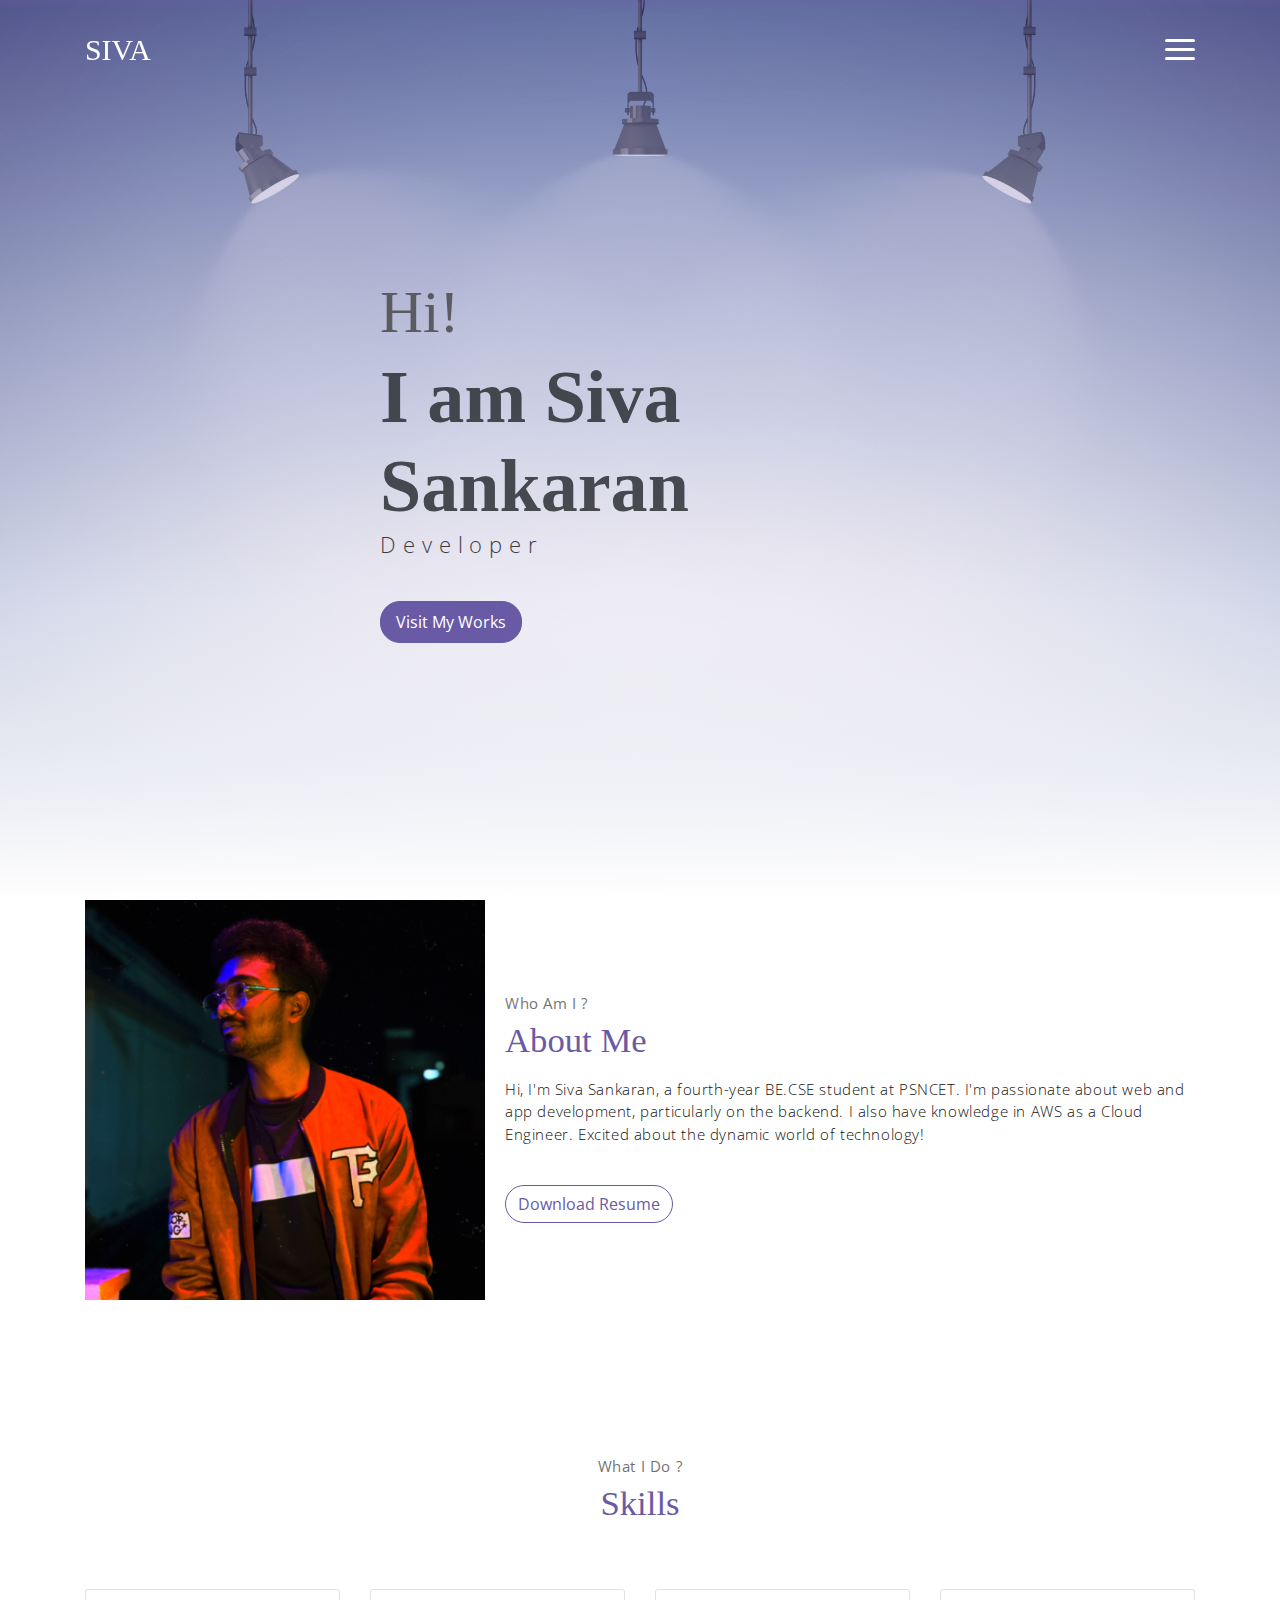
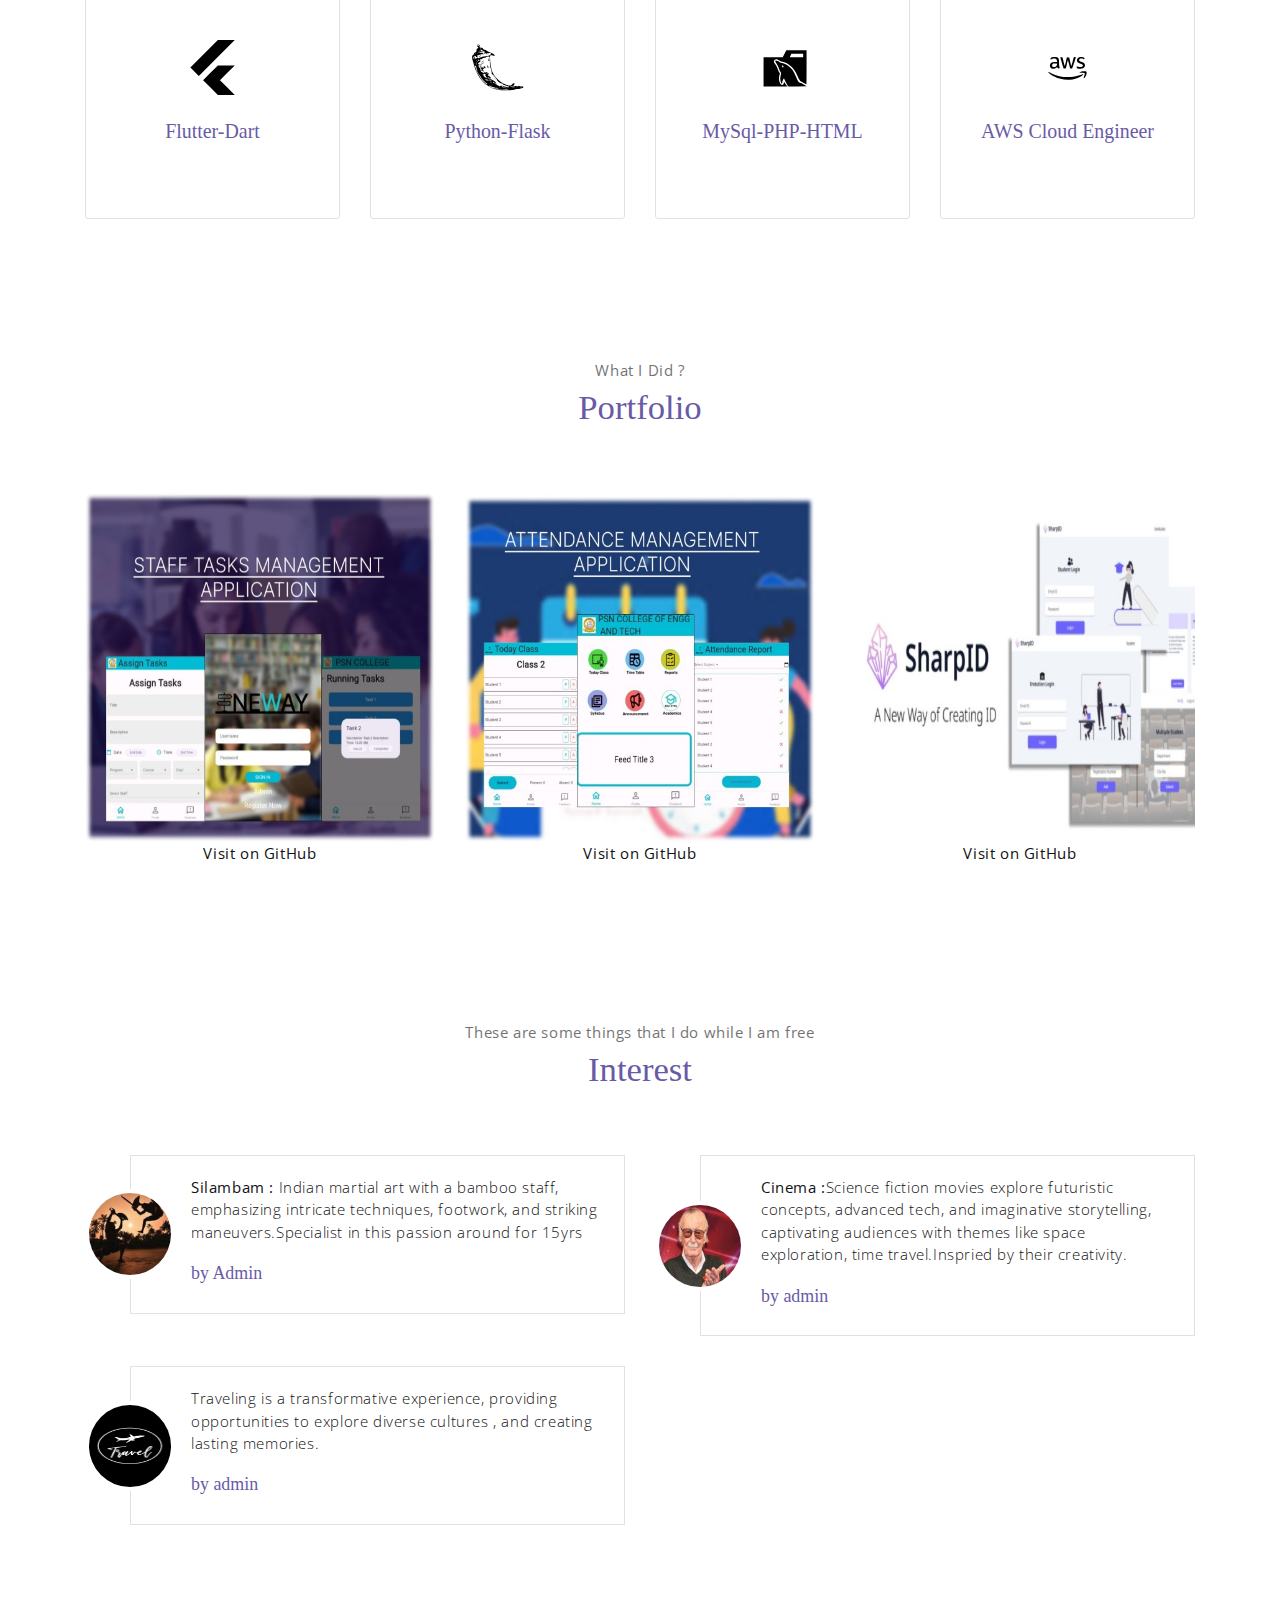
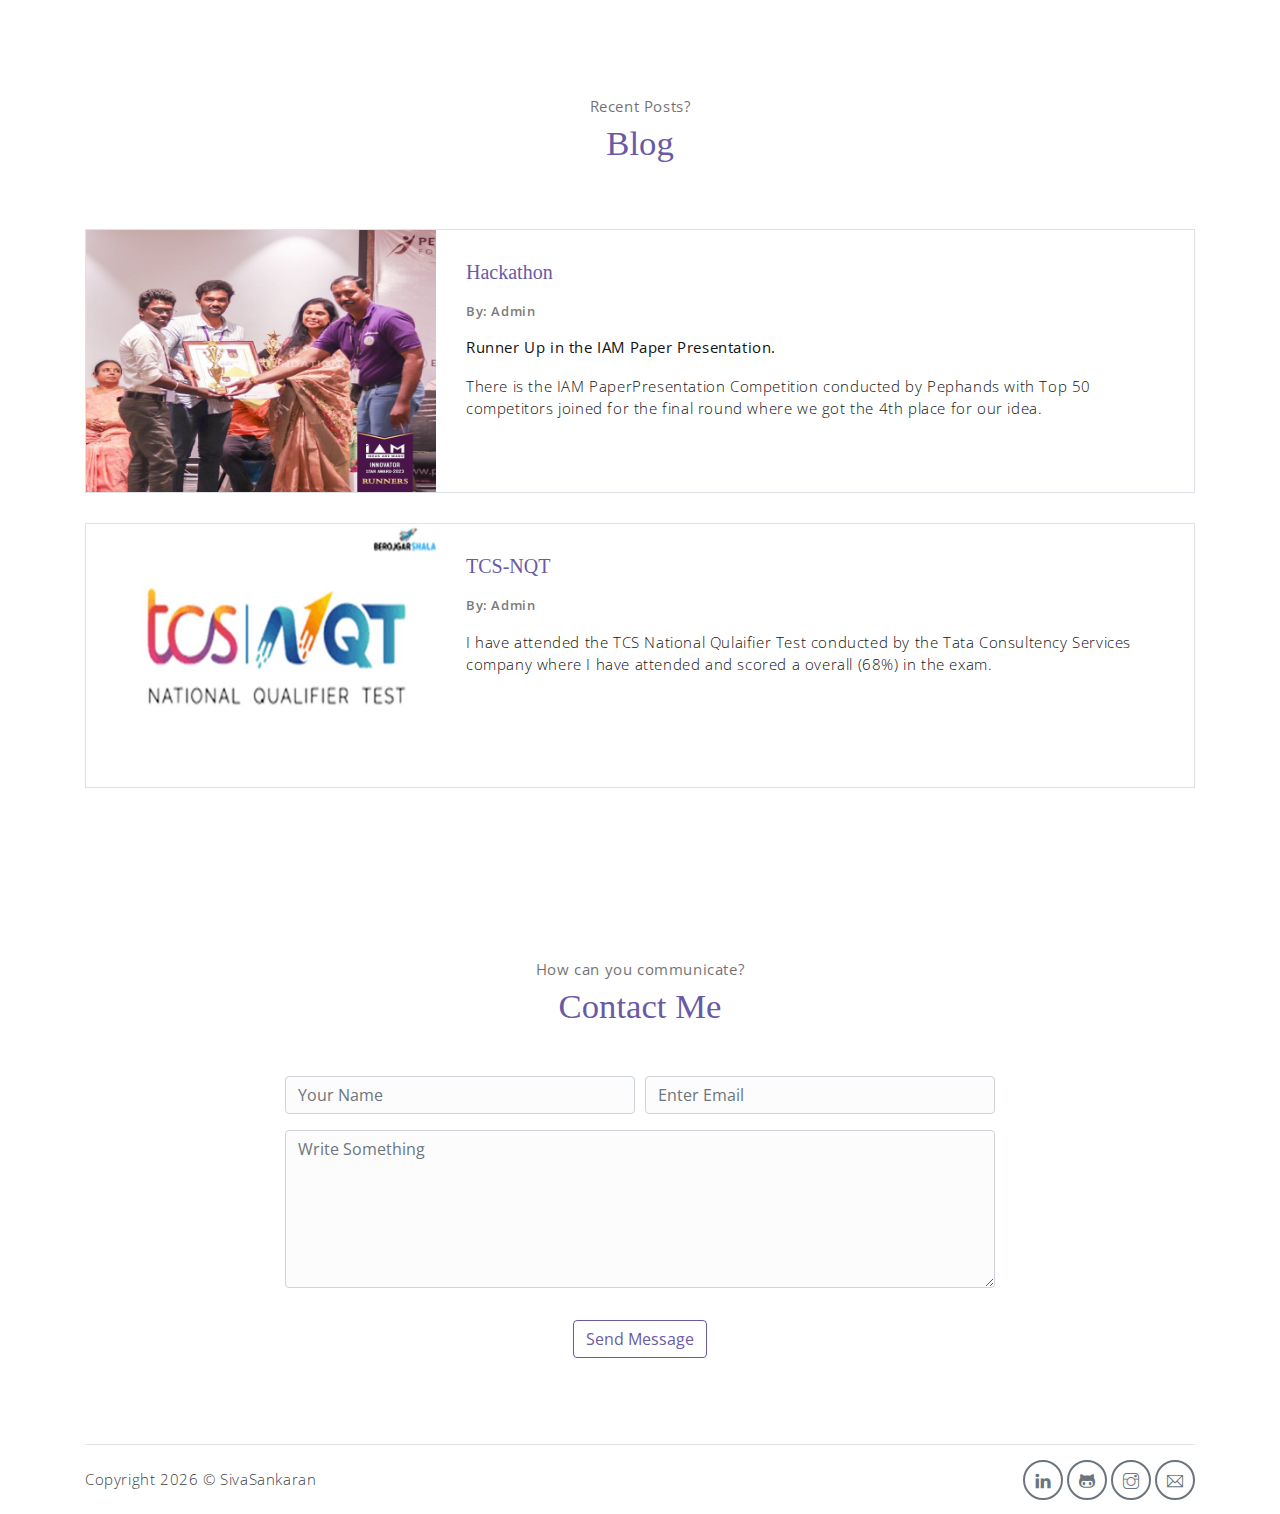
<file: index.html>
<!DOCTYPE html>
<html lang="en">

<head>
    <meta charset="utf-8">
    <meta name="viewport" content="width=device-width, initial-scale=1, shrink-to-fit=no">
    <meta name="description" content="Start your development with Siva landing page.">
    <meta name="author" content="Devcrud">
    <title>Portfolio</title>
    <!-- font icons -->
    <link rel="stylesheet" href="assets/vendors/themify-icons/css/themify-icons.css">
    <!-- Bootstrap + Meyawo main styles -->
    <link rel="stylesheet" href="assets/css/meyawo.css">
</head>

<body data-spy="scroll" data-target=".navbar" data-offset="40" id="home">

    <!-- Page Navbar -->
    <nav class="custom-navbar" data-spy="affix" data-offset-top="20">
        <div class="container">
            <a class="logo" href="#">SIVA</a>
            <ul class="nav">
                <li class="item">
                    <a class="link" href="#home">Home</a>
                </li>
                <li class="item">
                    <a class="link" href="#about">About</a>
                </li>
                <li class="item">
                    <a class="link" href="#portfolio">Portfolio</a>
                </li>
                <li class="item">
                    <a class="link" href="#testmonial">Interest</a>
                </li>
                <li class="item">
                    <a class="link" href="#blog">Blog</a>
                </li>
                <li class="item">
                    <a class="link" href="#contact">Contact</a>
                </li>
               
            </ul>
            <a href="javascript:void(0)" id="nav-toggle" class="hamburger hamburger--elastic">
                <div class="hamburger-box">
                    <div class="hamburger-inner"></div>
                </div>
            </a>
        </div>
    </nav><!-- End of Page Navbar -->

    <!-- page header -->
    <header id="home" class="header">
        <div class="overlay"></div>
        <div class="header-content container">
            <h1 class="header-title">
                <span class="up">Hi!</span>
                <span class="down">I am Siva Sankaran</span>
            </h1>
            <p class="header-subtitle">Developer</p>

          <a href="#about">  <button class="btn btn-primary">Visit My Works</button></a>
        </div>
    </header><!-- end of page header -->

    <!-- about section -->
    <section class="section pt-0" id="about">
        <!-- container -->
        <div class="container text-center">
            <!-- about wrapper -->
            <div class="about">
                <div class="about-img-holder">
                    <img src="assets/imgs/siva.png" class="about-img"
                        alt="Download free bootstrap 4 landing page, free boootstrap 4 templates, Download free bootstrap 4.1 landing page, free boootstrap 4.1.1 templates, meyawo Landing page">
                </div>
                <div class="about-caption">
                    <p class="section-subtitle">Who Am I ?</p>
                    <h2 class="section-title mb-3">About Me</h2>
                    <p>
                        Hi, I'm Siva Sankaran, a fourth-year BE.CSE student at PSNCET.
                        I'm passionate about web and app development, particularly on the backend.
                        I also have knowledge in AWS as a Cloud Engineer. Excited about the dynamic world of technology!
                    </p>
                    <a href="assets/resume/Siva Resume.pdf" download="SivaResume.pdf">
                    <button class="btn-rounded btn btn-outline-primary mt-4">Download Resume</button></a>
                </div>
            </div><!-- end of about wrapper -->
        </div><!-- end of container -->
    </section> <!-- end of about section -->

    <!-- service section -->
    <section class="section" id="service">
        <div class="container text-center">
            <p class="section-subtitle">What I Do ?</p>
            <h6 class="section-title mb-6">Skills</h6>
            <!-- row -->
            <div class="row">
                <div class="col-md-6 col-lg-3">
                    <div class="service-card">
                        <div class="body">
                            <img src="assets/imgs/flutterlogo.svg"
                                alt="Download free bootstrap 4 landing page, free boootstrap 4 templates, Download free bootstrap 4.1 landing page, free boootstrap 4.1.1 templates, meyawo Landing page"
                                class="icon">
                            <h6 class="title">Flutter-Dart</h6>
                            <p class="subtitle">
                                 My experience includes successful integration with RESTful APIs,
                                  AWSservices, and delivering cross-platform mobile applications.</p>
                        </div>
                    </div>
                </div>
                <div class="col-md-6 col-lg-3">
                    <div class="service-card">
                        <div class="body">
                            <img src="assets/imgs/python.svg"
                                alt="Download free bootstrap 4 landing page, free boootstrap 4 templates, Download free bootstrap 4.1 landing page, free boootstrap 4.1.1 templates, meyawo Landing page"
                                class="icon">
                            <h6 class="title">Python-Flask</h6>
                            <p class="subtitle">
                                Intermediate in Python Flask, Knowledge in developing 
                                scalable web applications, implementing RESTful APIs</p>
                        </div>
                    </div>
                </div>
                <div class="col-md-6 col-lg-3">
                    <div class="service-card">
                        <div class="body">
                            <img src="assets/imgs/mysqllogo.svg"
                                alt="Download free bootstrap 4 landing page, free boootstrap 4 templates, Download free bootstrap 4.1 landing page, free boootstrap 4.1.1 templates, meyawo Landing page"
                                class="icon">
                            <h6 class="title">MySql-PHP-HTML</h6>
                            <p class="subtitle">Skilled in MySQL, Knowledge in database design, 
                                query optimization, and ensuring data integrity,
                                 </p>
                        </div>
                    </div>
                </div>
                <div class="col-md-6 col-lg-3">
                    <div class="service-card">
                        <div class="body">
                            <img src="assets/imgs/awslogo.svg"
                                alt="Download free bootstrap 4 landing page, free boootstrap 4 templates, Download free bootstrap 4.1 landing page, free boootstrap 4.1.1 templates, meyawo Landing page"
                                class="icon">
                            <h6 class="title">AWS Cloud Engineer</h6>
                            <p class="subtitle">Designed , Developed 
                                and optimizing scalable cloud architectures for high-performance solutions for my project.</p>
                        </div>
                    </div>
                </div>
            </div><!-- end of row -->
        </div>
    </section><!-- end of service section -->

    <!-- portfolio section -->
    <section class="section" id="portfolio">
        <div class="container text-center">
            <p class="section-subtitle">What I Did ?</p>
            <h6 class="section-title mb-6">Portfolio</h6>
            <!-- row -->
            <div class="row">
                <div class="col-md-4">
                    <a href="#" class="portfolio-card">
                        <img src="assets/imgs/stafftask.jpg" class="portfolio-card-img"
                            alt="Download free bootstrap 4 landing page, free boootstrap 4 templates, Download free bootstrap 4.1 landing page, free boootstrap 4.1.1 templates, meyawo Landing page">
                        <span class="portfolio-card-overlay">
                            <span class="portfolio-card-caption">
                                <h4>App Development</h5>
                                   <a href="https://github.com/SSiva2003/Staff-Tasks-Management-App-using-AI"> <p class="font-weight-normal">Visit on GitHub</p></a>
                            </span>
                        </span>
                    </a>
                </div>
                <div class="col-md-4">
                    <a href="#" class="portfolio-card">
                        <img class="portfolio-card-img" src="assets/imgs/attendenceapp.jpg" class=img-responsive rounded"
                            alt="Download free bootstrap 4 landing page, free boootstrap 4 templates, Download free bootstrap 4.1 landing page, free boootstrap 4.1.1 templates, meyawo Landing page">
                        <span class="portfolio-card-overlay">
                            <span class="portfolio-card-caption">
                                <h4>App Development</h5>
                                   <a href="https://github.com/SSiva2003/Attendance-App"><p class="font-weight-normal">Visit on GitHub</p></a> 
                            </span>
                        </span>
                    </a>
                </div>
                <div class="col-md-4">
                    <a href="#" class="portfolio-card">
                        <img class="portfolio-card-img" src="assets/imgs/collegeportfolio.jpg" class="img-responsive rounded"
                            alt="Download free bootstrap 4 landing page, free boootstrap 4 templates, Download free bootstrap 4.1 landing page, free boootstrap 4.1.1 templates, meyawo Landing page">
                        <span class="portfolio-card-overlay">
                            <span class="portfolio-card-caption">
                                <h4>Web Designing</h5>
                                  <a href="https://github.com/SSiva2003/collegeid">  <p class="font-weight-normal">Visit on GitHub</p></a>
                            </span>
                        </span>
                    </a>
                </div>
            </div><!-- end of row -->
        </div><!-- end of container -->
    </section> <!-- end of portfolio section -->


    <!-- testimonial section -->
    <section class="section" id="testmonial">
        <div class="container text-center">
            <p class="section-subtitle">These are some things that I do while I am free</p>
            <h6 class="section-title mb-6">Interest</h6>

            <!-- row -->
            <div class="row">
                <div class="col-md-6">
                    <div class="testimonial-card">
                        <div class="testimonial-card-img-holder">
                            <img src="assets/imgs/silambam.jpg" class="testimonial-card-img"
                                alt="Download free bootstrap 4 landing page, free boootstrap 4 templates, Download free bootstrap 4.1 landing page, free boootstrap 4.1.1 templates, meyawo Landing page">
                        </div>
                        <div class="testimonial-card-body">
                            <p class="testimonial-card-subtitle"><b>Silambam :</b> Indian martial art with a bamboo staff, 
                                emphasizing intricate techniques, footwork, and striking maneuvers.Specialist in this passion around for 15yrs</p>
                            <h6 class="testimonial-card-title">by Admin</h6>
                        </div>
                    </div>
                </div>
                <div class="col-md-6">
                    <div class="testimonial-card">
                        <div class="testimonial-card-img-holder">
                            <img src="assets/imgs/cinema.jpg" class="testimonial-card-img"
                                alt="Download free bootstrap 4 landing page, free boootstrap 4 templates, Download free bootstrap 4.1 landing page, free boootstrap 4.1.1 templates, meyawo Landing page">
                        </div>
                        <div class="testimonial-card-body">
                            <p class="testimonial-card-subtitle"><b>Cinema :</b>Science fiction movies explore futuristic concepts,
                                 advanced tech, and imaginative storytelling, 
                                captivating audiences with themes like space exploration, time travel.Inspried by their creativity. </p>
                            <h6 class="testimonial-card-title">by admin</h6>
                        </div>
                    </div>
                </div>
                <div class="col-md-6">
                    <div class="testimonial-card">
                        <div class="testimonial-card-img-holder">
                            <img src="assets/imgs/travel1.png" class="testimonial-card-img"
                                alt="Download free bootstrap 4 landing page, free boootstrap 4 templates, Download free bootstrap 4.1 landing page, free boootstrap 4.1.1 templates, meyawo Landing page">
                        </div>
                        <div class="testimonial-card-body">
                            <p class="testimonial-card-subtitle">Traveling is a transformative experience,
                                 providing opportunities to explore diverse cultures , 
                                and creating lasting memories.</p>
                            <h6 class="testimonial-card-title">by admin</h6>
                        </div>
                    </div>
                </div>
            </div>
        </div> <!-- end of container -->
    </section> <!-- end of testimonial section -->

    <!-- blog section -->
    <section class="section" id="blog">
        <!-- container -->
        <div class="container text-center">
            <p class="section-subtitle">Recent Posts?</p>
            <h6 class="section-title mb-6">Blog</h6>
            <!-- blog-wrapper -->
            <div class="blog-card">
                <div class="blog-card-header">
                    <img src="assets/imgs/iam.jpg" class="blog-card-img"
                        alt="Download free bootstrap 4 landing page, free boootstrap 4 templates, Download free bootstrap 4.1 landing page, free boootstrap 4.1.1 templates, meyawo Landing page">
                </div>
                <div class="blog-card-body">
                    <h5 class="blog-card-title">Hackathon</h6>

                        <p class="blog-card-caption">
                            <a href="#">By: Admin</a>
                            
                        </p>

                        <p><b>Runner Up in the IAM Paper Presentation.</b>
                        </p>
                        <p>There is the IAM PaperPresentation Competition conducted by Pephands with Top 50 competitors
                             joined for the final round where we got the 4th place for our idea.</p>

                
                </div>
            </div><!-- end of blog wrapper -->

            <!-- blog-wrapper -->
            <div class="blog-card">
                <div class="blog-card-header">
                    <img src="assets/imgs/tcslogo.jpg" class="blog-card-img"
                        alt="Download free bootstrap 4 landing page, free boootstrap 4 templates, Download free bootstrap 4.1 landing page, free boootstrap 4.1.1 templates, meyawo Landing page">
                </div>
                <div class="blog-card-body">
                    <h5 class="blog-card-title">TCS-NQT</h6>

                        <p class="blog-card-caption">
                            <a href="#">By: Admin</a>
                          
                        </p>

                        <p>I have attended the TCS National Qulaifier Test conducted by the Tata Consultency Services
                             company where I have attended and scored a overall (68%) in the exam.</p>

                    
                </div>
            </div><!-- end of blog wrapper -->

        </div><!-- end of container -->
    </section><!-- end of blog section -->

    <!-- contact section -->
    <section class="section" id="contact">
        <div class="container text-center">
            <p class="section-subtitle">How can you communicate?</p>
            <h6 class="section-title mb-5">Contact Me</h6>
            <!-- contact form -->
            <form name="submit-to-google-sheet" class="contact-form col-md-10 col-lg-8 m-auto">
                <div class="form-row">
                    <div class="form-group col-sm-6">
                        
                        <input type="text" name="name" size="50" class="form-control" placeholder="Your Name" required>
                    </div>
                    <div class="form-group col-sm-6">
                      
                        <input type="email" name="email" class="form-control" placeholder="Enter Email" requried>
                    </div>
                    <div class="form-group col-sm-12">
                       
                        <textarea name="comment" name="comment" id="comment" rows="6" class="form-control"
                            placeholder="Write Something"></textarea>
                    </div>
                    <div class="form-group col-sm-12 mt-3">
                       <input type="submit" value="Send Message" class="btn btn-outline-primary rounded">
                    </div>
                </div>
            </form><!-- end of contact form -->
          
        </div><!-- end of container -->
    </section><!-- end of contact section -->

    <!-- footer -->
    <div class="container">
        <footer class="footer">
            <p class="mb-0">Copyright
                <script>document.write(new Date().getFullYear())</script> &copy; <a
                    href="">SivaSankaran</a> 
            </p>
            <div class="social-links text-right m-auto ml-sm-auto">
                <a href="www.linkedin.com/in/siva-sankaran-814163253" target="_blank"><i class="ti-linkedin"></i></a>
                <a href="javascript:void(0)" class="link"><i class="ti-github"></i></a>
                <a href="javascript:void(0)" class="link"><i class="ti-instagram"></i></a>
                <a href="javascript:void(0)" class="link"><i class="ti-email"></i></a>
            </div>
        </footer>
    </div> <!-- end of page footer -->

    <!-- core  -->
    <script src="assets/vendors/jquery/jquery-3.4.1.js"></script>
    <script src="assets/vendors/bootstrap/bootstrap.bundle.js"></script>

    <!-- bootstrap 3 affix -->
    <script src="assets/vendors/bootstrap/bootstrap.affix.js"></script>

    <!-- Meyawo js -->
    <script src="assets/js/meyawo.js"></script>

    

</body>

</html>
</file>
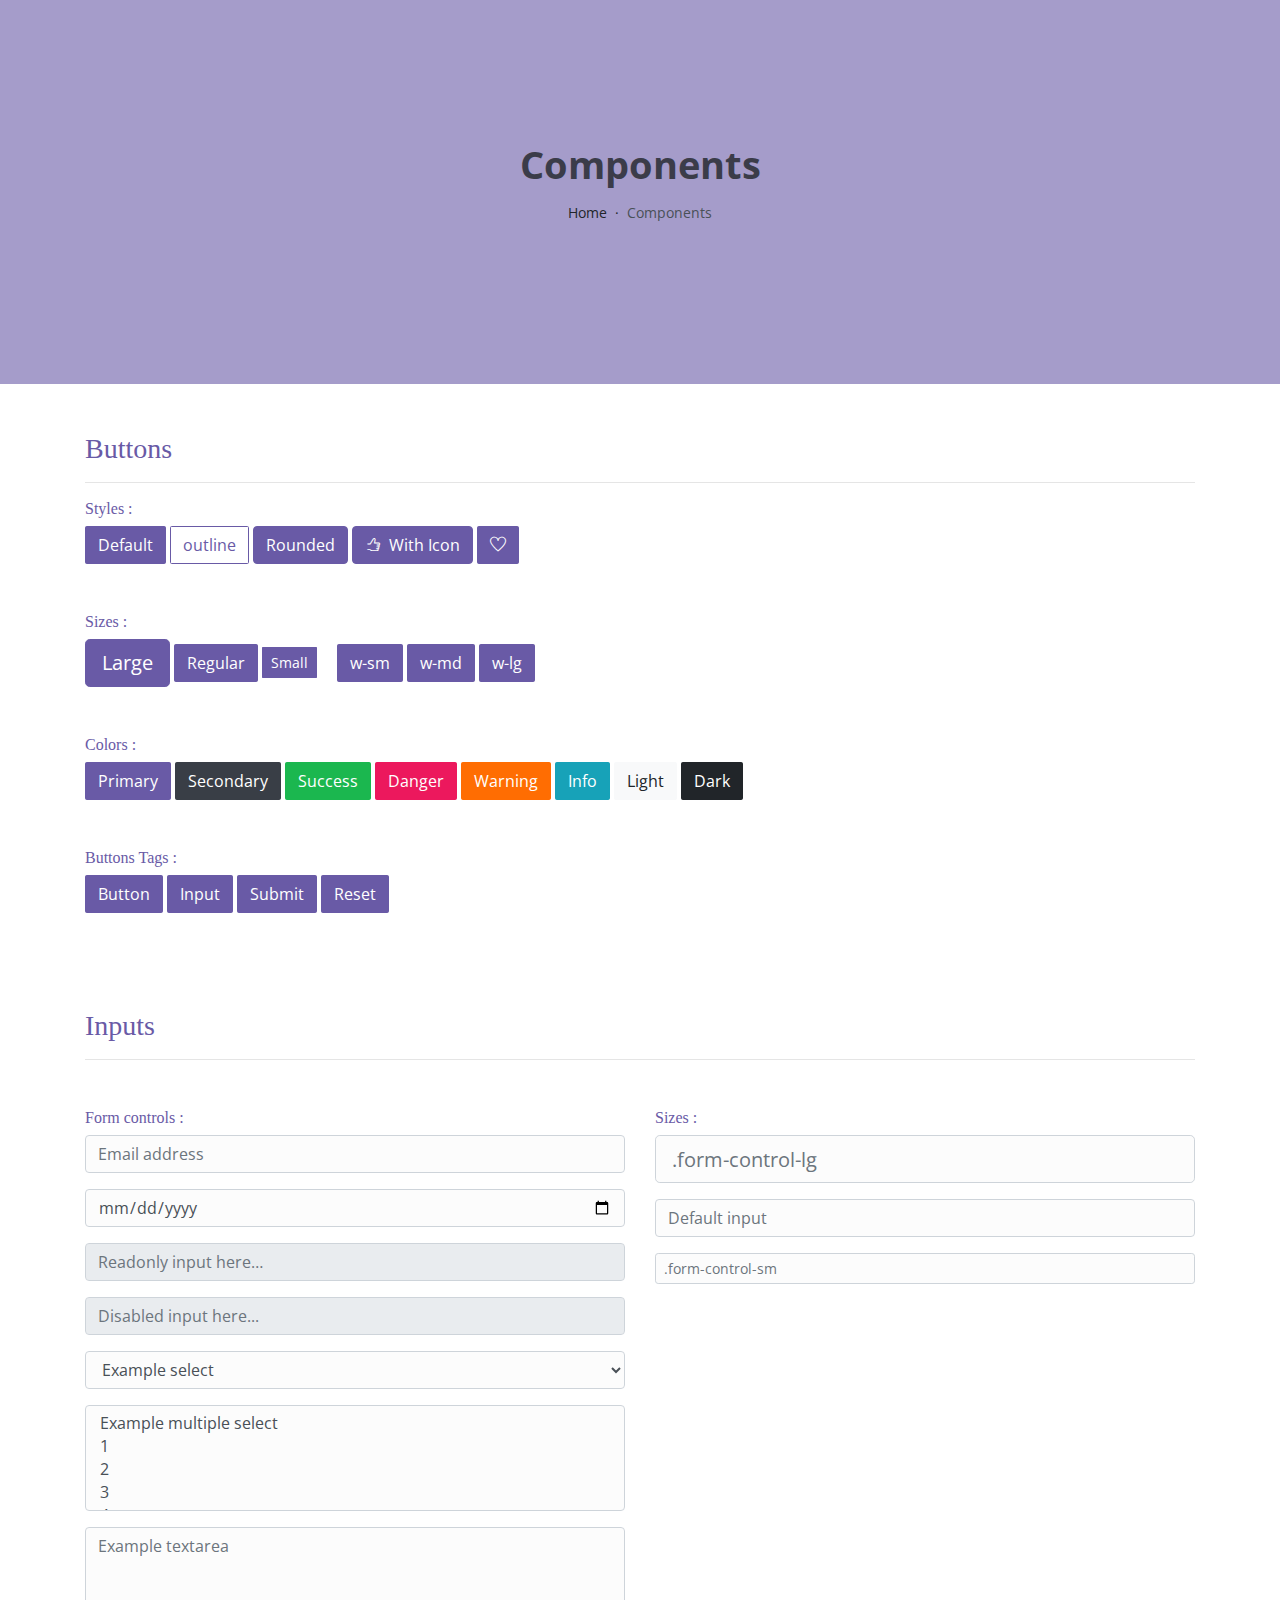
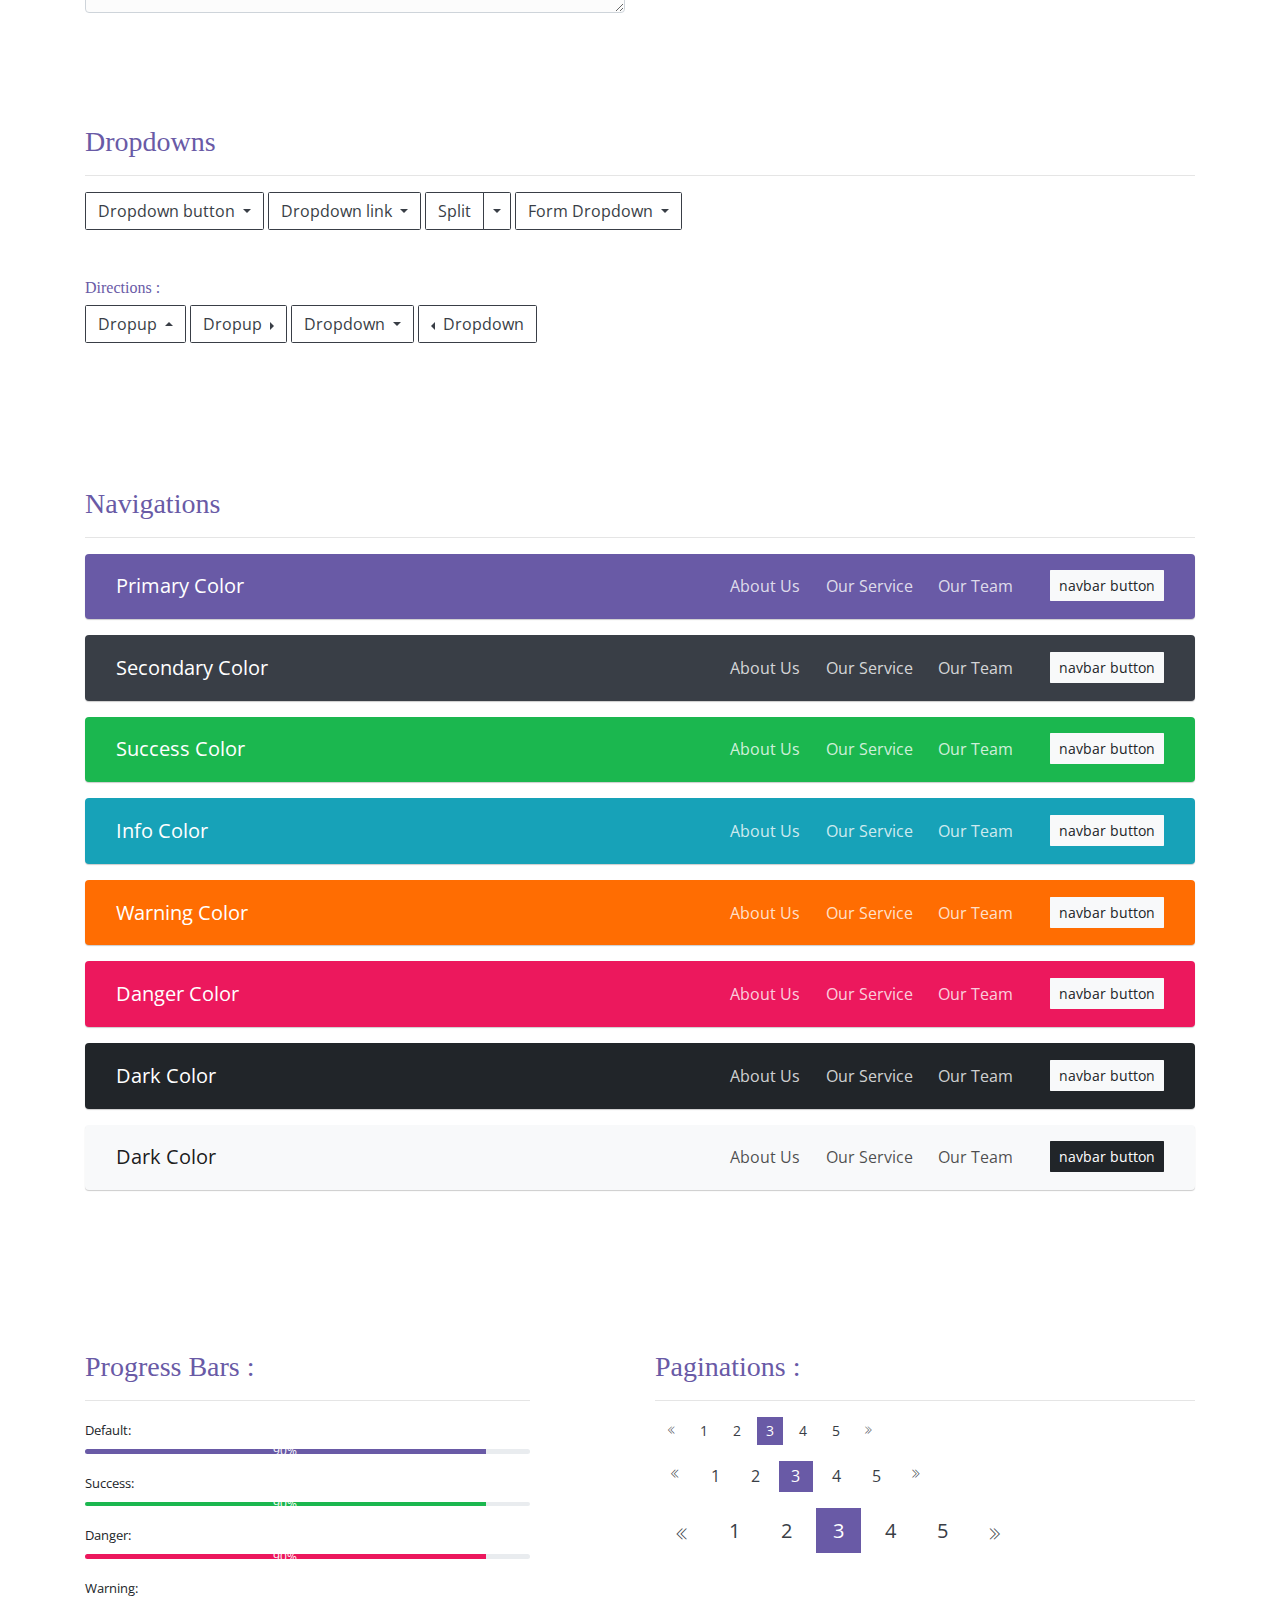
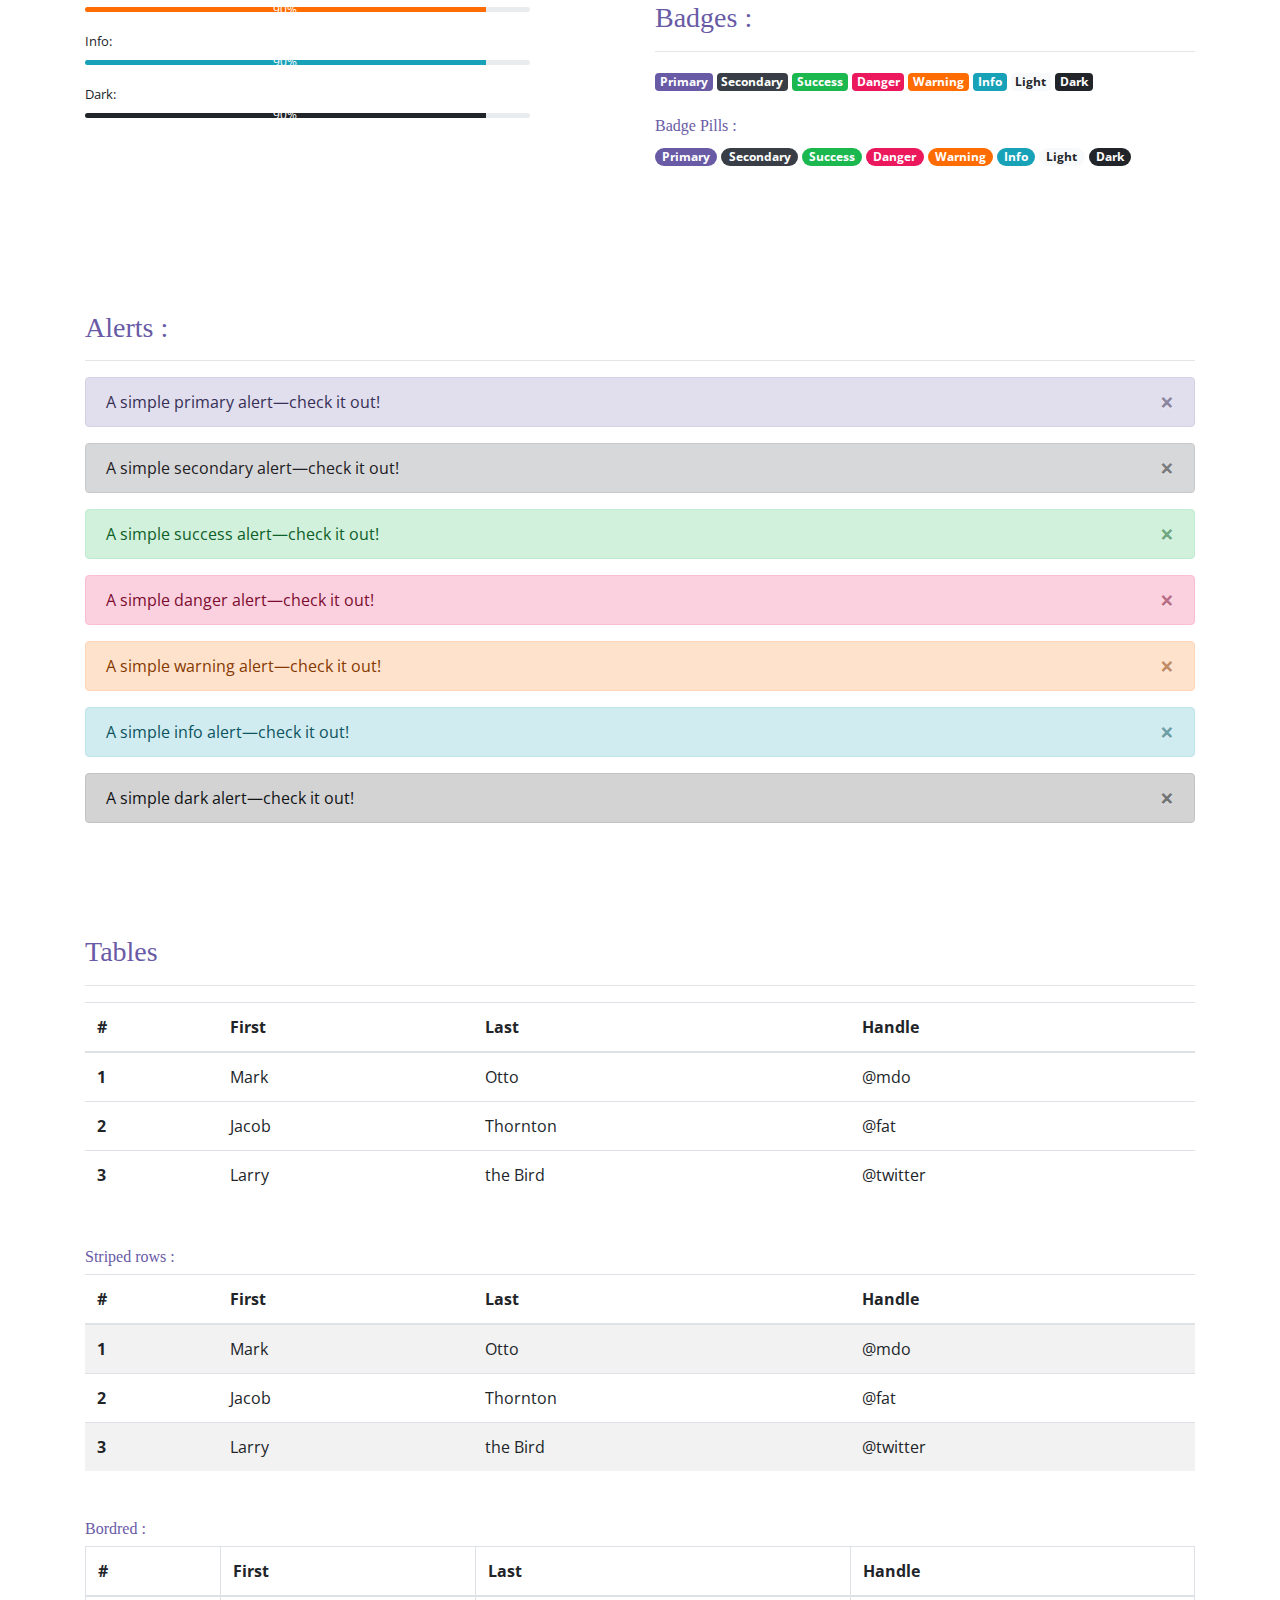
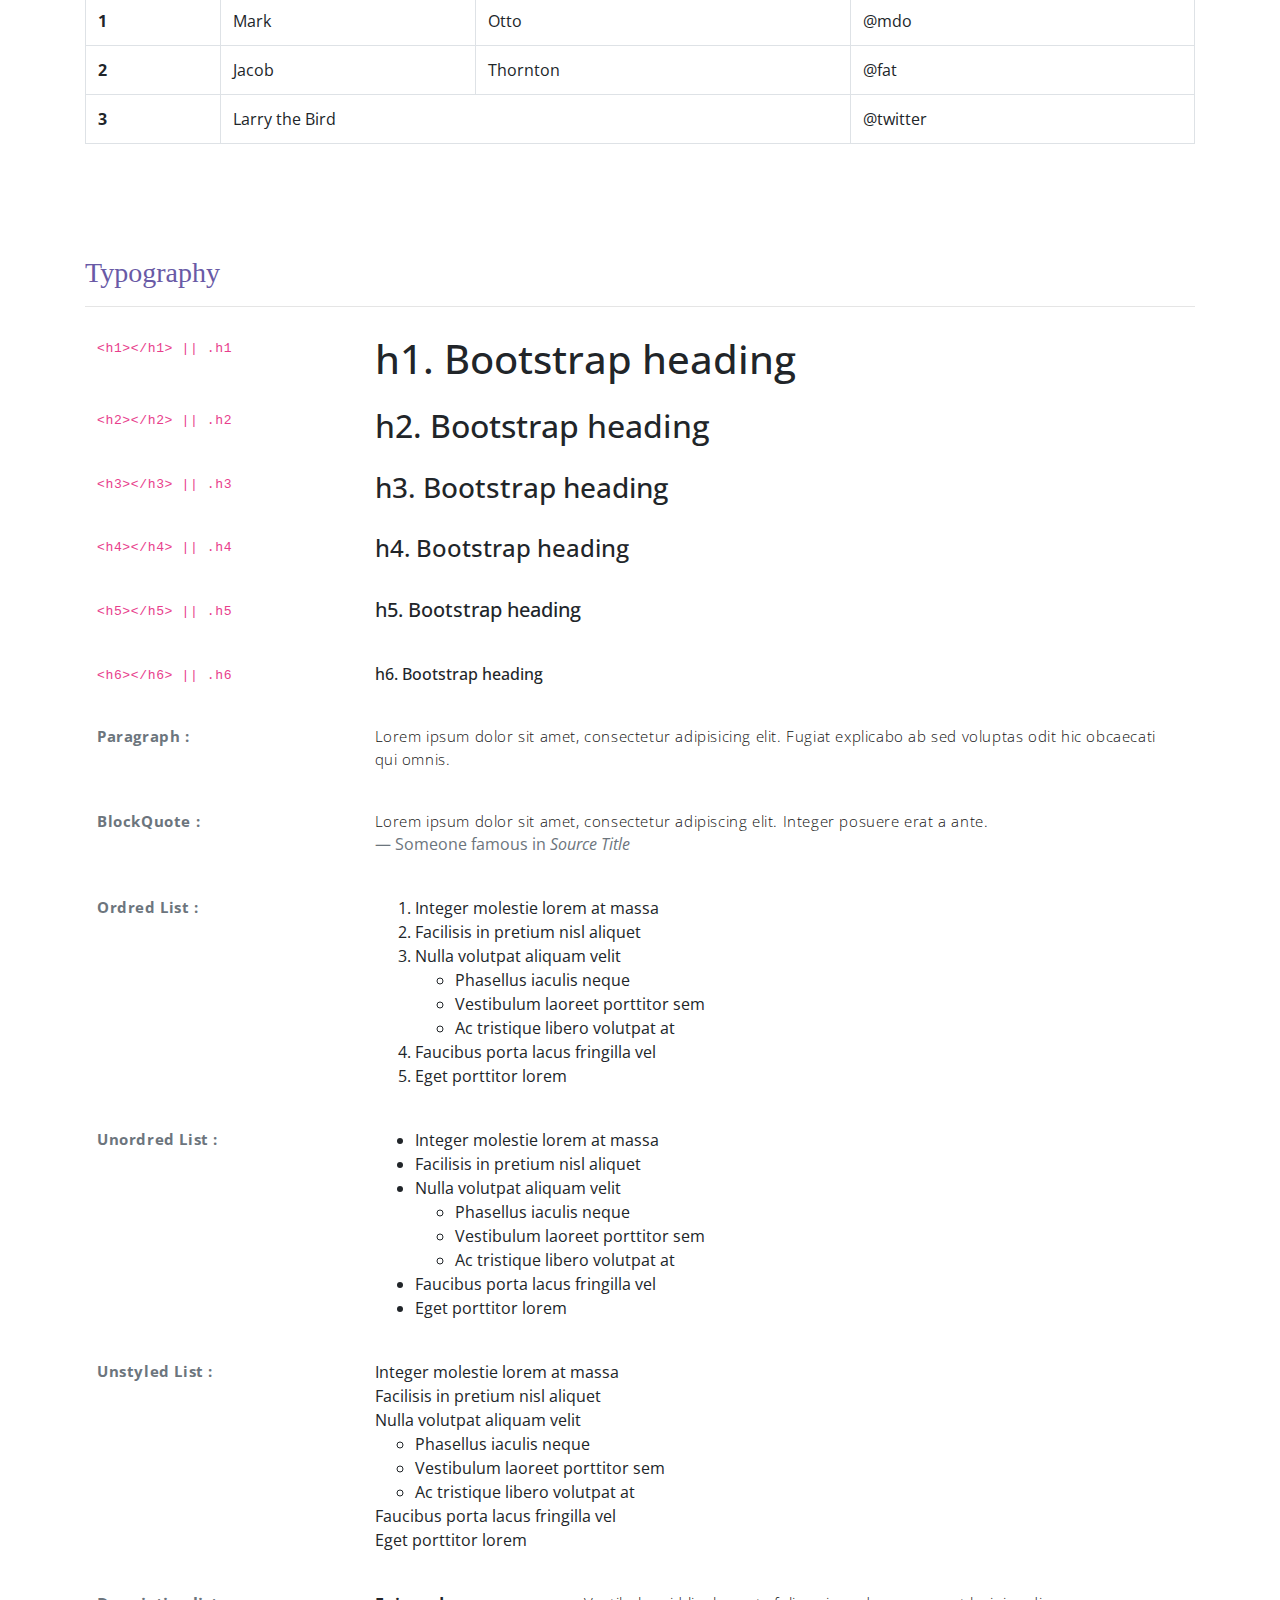
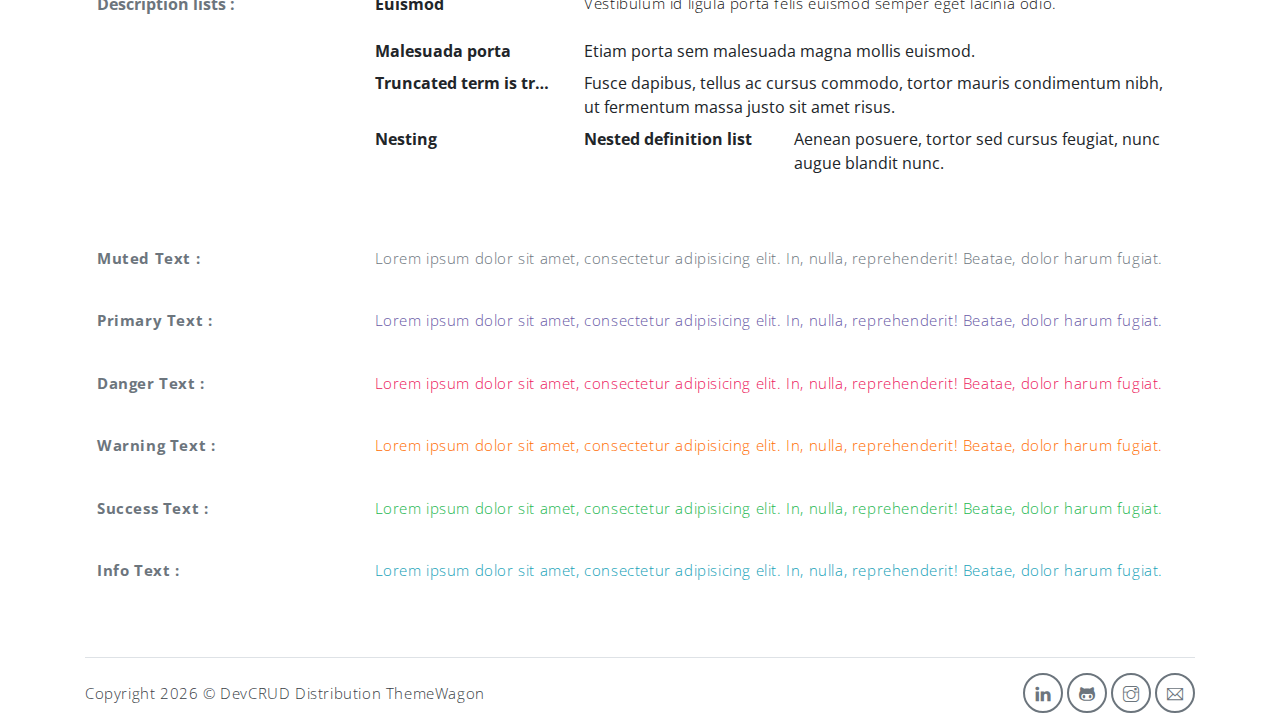
<file: components.html>
<!DOCTYPE html>
<html lang="en">

<head>
   <meta charset="utf-8">
   <meta name="viewport" content="width=device-width, initial-scale=1, shrink-to-fit=no">
   <meta name="description" content="Start your development with Meyawo landing page.">
   <meta name="author" content="Devcrud">
   <title>Meyawo Landing page | Components</title>
   <!-- font icons -->
   <link rel="stylesheet" href="assets/vendors/themify-icons/css/themify-icons.css">
   <!-- Bootstrap + Steller  -->
   <link rel="stylesheet" href="assets/css/meyawo.css">
</head>

<body>

   <!-- Page Header -->
   <header class="header header-mini">
      <div class="header-title">Components</div>
      <nav aria-label="breadcrumb">
         <ol class="breadcrumb">
            <li class="breadcrumb-item"><a href="/">Home</a></li>
            <li class="breadcrumb-item active" aria-current="page">Components</li>
         </ol>
      </nav>
   </header> <!-- End Of Page Header -->

   <!-- main content -->
   <div class="container">

      <!-- Buttons -->
      <h3 class="mt-5">Buttons</h3>
      <hr>
      <h6 class="section-secondary-title">Styles :</h6>
      <button class="btn btn-primary">Default</button>
      <button class="btn btn-outline-primary">outline</button>
      <button class="btn btn-primary rounded">Rounded</button>
      <button class="btn btn-primary rounded"><i class="ti-thumb-up pr-1"></i> With Icon</button>
      <button class="btn btn-primary circle"><i class="ti-heart"></i></button>

      <h6 class="section-secondary-title mt-5">Sizes :</h6>
      <button class="btn btn-primary btn-lg">Large</button>
      <button class="btn btn-primary ">Regular</button>
      <button class="btn btn-primary btn-sm">Small</button>
      <button class="btn btn-primary w-sm ml-3">w-sm</button>
      <button class="btn btn-primary w-md">w-md</button>
      <button class="btn btn-primary w-lg">w-lg</button>

      <h6 class="section-secondary-title mt-5">Colors :</h6>
      <button type="button" class="btn btn-primary">Primary</button>
      <button type="button" class="btn btn-secondary">Secondary</button>
      <button type="button" class="btn btn-success">Success</button>
      <button type="button" class="btn btn-danger">Danger</button>
      <button type="button" class="btn btn-warning">Warning</button>
      <button type="button" class="btn btn-info">Info</button>
      <button type="button" class="btn btn-light">Light</button>
      <button type="button" class="btn btn-dark">Dark</button>

      <h6 class="section-secondary-title mt-5">Buttons Tags :</h6>
      <button class="btn btn-primary" type="submit">Button</button>
      <input class="btn btn-primary" type="button" value="Input">
      <input class="btn btn-primary" type="submit" value="Submit">
      <input class="btn btn-primary" type="reset" value="Reset">

      <!-- devider -->
      <div class="py-5"></div>

      <!-- Inputs -->
      <h3>Inputs</h3>
      <hr>
      <div class="row mt-5">
         <div class="col-md-6">
            <h6 class="section-secondary-title">Form controls :</h6>
            <div class="form-group">
               <input type="email" class="form-control" id="exampleFormControlInput1" placeholder="Email address">
            </div>
            <div class="form-group">
               <input type="date" class="form-control" id="exampleFormControlInput1" placeholder="Date">
            </div>
            <div class="form-group">
               <input class="form-control" type="text" placeholder="Readonly input here…" readonly>
            </div>
            <div class="form-group">
               <input class="form-control" id="disabledInput" type="text" placeholder="Disabled input here..." disabled>
            </div>
            <div class="form-group">
               <select class="form-control" id="exampleFormControlSelect1">
                  <option>Example select</option>
                  <option>1</option>
                  <option>2</option>
                  <option>3</option>
                  <option>4</option>
                  <option>5</option>
               </select>
            </div>
            <div class="form-group">
               <select multiple class="form-control" id="exampleFormControlSelect2">
                  <option>Example multiple select</option>
                  <option>1</option>
                  <option>2</option>
                  <option>3</option>
                  <option>4</option>
                  <option>5</option>
               </select>
            </div>
            <div class="form-group">
               <textarea class="form-control" id="exampleFormControlTextarea1" rows="3"
                  placeholder="Example textarea"></textarea>
            </div>
         </div>
         <div class="col-md-6">
            <h6 class="section-secondary-title">Sizes :</h6>
            <div class="form-group">
               <input class="form-control form-control-lg" type="text" placeholder=".form-control-lg">
            </div>
            <div class="form-group">
               <input class="form-control" type="text" placeholder="Default input">
            </div>
            <div class="form-group">
               <input class="form-control form-control-sm" type="text" placeholder=".form-control-sm">
            </div>
         </div>
      </div> <!-- end of inputs -->

      <!-- devider -->
      <div class="py-5"></div>

      <!-- Dropdowns -->
      <h3 class="components-section-title font-weight-normal">Dropdowns</h3>
      <hr>
      <div class="dropdown d-inline-block">
         <button class="btn btn-outline-secondary dropdown-toggle" type="button" id="dropdownMenuButton"
            data-toggle="dropdown" aria-haspopup="true" aria-expanded="false">
            Dropdown button
         </button>
         <div class="dropdown-menu" aria-labelledby="dropdownMenuButton">
            <a class="dropdown-item" href="#">Action</a>
            <a class="dropdown-item" href="#">Another action</a>
            <a class="dropdown-item" href="#">Something else here</a>
         </div>
      </div>
      <div class="dropdown d-inline-block">
         <a class="btn btn-outline-secondary dropdown-toggle" href="#" role="button" id="dropdownMenuLink"
            data-toggle="dropdown" aria-haspopup="true" aria-expanded="false">
            Dropdown link
         </a>
         <div class="dropdown-menu" aria-labelledby="dropdownMenuLink">
            <a class="dropdown-item" href="#">Action</a>
            <a class="dropdown-item" href="#">Another action</a>
            <a class="dropdown-item" href="#">Something else here</a>
         </div>
      </div>
      <div class="btn-group">
         <button type="button" class="btn btn-outline-secondary">Split</button>
         <button type="button" class="btn btn-outline-secondary dropdown-toggle dropdown-toggle-split"
            data-toggle="dropdown" aria-haspopup="true" aria-expanded="false">
            <span class="sr-only">Toggle Dropdown</span>
         </button>
         <div class="dropdown-menu">
            <a class="dropdown-item" href="#">Action</a>
            <a class="dropdown-item" href="#">Another action</a>
            <a class="dropdown-item" href="#">Something else here</a>
            <div class="dropdown-divider"></div>
            <a class="dropdown-item" href="#">Separated link</a>
         </div>
      </div>
      <div class="btn-group">
         <button class="btn btn-outline-secondary dropdown-toggle" type="button" id="dropdownMenuButton"
            data-toggle="dropdown" aria-haspopup="true" aria-expanded="false">
            Form Dropdown
         </button>
         <div class="dropdown-menu form">
            <form class="px-4 py-3">
               <div class="form-group">
                  <input type="email" class="form-control" id="exampleDropdownFormEmail1"
                     placeholder="email@example.com">
               </div>
               <div class="form-group">
                  <input type="password" class="form-control" id="exampleDropdownFormPassword1" placeholder="Password">
               </div>
               <div class="form-check mb-3">
                  <input type="checkbox" class="form-check-input" id="dropdownCheck">
                  <label class="form-check-label" for="dropdownCheck">
                     Remember me
                  </label>
               </div>
               <button type="submit" class="btn btn-primary btn-block">Sign in</button>
            </form>
            <div class="dropdown-divider"></div>
            <a class="dropdown-item" href="#"><small>New around here? Sign up</small></a>
            <a class="dropdown-item" href="#"><small>Forgot password?</small></a>
         </div>
      </div>
      <h6 class="section-secondary-title mt-5">Directions :</h6>
      <div class="btn-group dropup">
         <button type="button" class="btn btn-outline-secondary dropdown-toggle" data-toggle="dropdown"
            aria-haspopup="true" aria-expanded="false">
            Dropup
         </button>
         <div class="dropdown-menu">
            <a class="dropdown-item" href="#">Action</a>
            <a class="dropdown-item" href="#">Another action</a>
            <a class="dropdown-item" href="#">Something else here</a>
            <div class="dropdown-divider"></div>
            <a class="dropdown-item" href="#">Separated link</a>
         </div>
      </div>
      <div class="btn-group dropright">
         <button type="button" class="btn btn-outline-secondary dropdown-toggle" data-toggle="dropdown"
            aria-haspopup="true" aria-expanded="false">
            Dropup
         </button>
         <div class="dropdown-menu">
            <a class="dropdown-item" href="#">Action</a>
            <a class="dropdown-item" href="#">Another action</a>
            <a class="dropdown-item" href="#">Something else here</a>
            <div class="dropdown-divider"></div>
            <a class="dropdown-item" href="#">Separated link</a>
         </div>
      </div>
      <div class="btn-group">
         <button type="button" class="btn btn-outline-secondary dropdown-toggle" data-toggle="dropdown"
            aria-haspopup="true" aria-expanded="false">
            Dropdown
         </button>
         <div class="dropdown-menu">
            <a class="dropdown-item" href="#">Action</a>
            <a class="dropdown-item" href="#">Another action</a>
            <a class="dropdown-item" href="#">Something else here</a>
            <div class="dropdown-divider"></div>
            <a class="dropdown-item" href="#">Separated link</a>
         </div>
      </div>
      <div class="btn-group dropleft">
         <button type="button" class="btn btn-outline-secondary dropdown-toggle" data-toggle="dropdown"
            aria-haspopup="true" aria-expanded="false">
            Dropdown
         </button>
         <div class="dropdown-menu">
            <a class="dropdown-item" href="#">Action</a>
            <a class="dropdown-item" href="#">Another action</a>
            <a class="dropdown-item" href="#">Something else here</a>
            <div class="dropdown-divider"></div>
            <a class="dropdown-item" href="#">Separated link</a>
         </div>
      </div> <!-- end of Dropdowns -->

      <!-- devider -->
      <div class="py-5"></div>

      <!-- navbars -->
      <h3 class="components-section-title font-weight-normal mt-5">Navigations</h3>
      <hr>
      <nav class="navbar navbar-expand-sm navbar-dark bg-primary rounded shadow mb-3">
         <div class="container">
            <a class="navbar-brand" href="#">Primary Color</a>
            <button class="navbar-toggler ml-auto" type="button" data-toggle="collapse"
               data-target="#navbarSupportedContent" aria-controls="navbarSupportedContent" aria-expanded="false"
               aria-label="Toggle navigation">
               <span class="navbar-toggler-icon"></span>
            </button>
            <div class="collapse navbar-collapse" id="navbarSupportedContent">
               <ul class="navbar-nav ml-auto">
                  <li class="nav-item">
                     <a class="nav-link" href="#about">About Us</a>
                  </li>
                  <li class="nav-item">
                     <a class="nav-link" href="#service">Our Service</a>
                  </li>
                  <li class="nav-item">
                     <a class="nav-link" href="#team">Our Team</a>
                  </li>
                  <li class="nav-item">
                     <a href="#book-table" class="ml-4 mt-1 btn btn-light btn-sm">navbar button</a>
                  </li>
               </ul>
            </div>
         </div>
      </nav>
      <nav class="navbar navbar-expand-sm navbar-dark bg-secondary rounded shadow mb-3">
         <div class="container">
            <a class="navbar-brand" href="#">Secondary Color</a>
            <button class="navbar-toggler ml-auto" type="button" data-toggle="collapse"
               data-target="#navbarSupportedContent" aria-controls="navbarSupportedContent" aria-expanded="false"
               aria-label="Toggle navigation">
               <span class="navbar-toggler-icon"></span>
            </button>
            <div class="collapse navbar-collapse" id="navbarSupportedContent">
               <ul class="navbar-nav ml-auto">
                  <li class="nav-item">
                     <a class="nav-link" href="#about">About Us</a>
                  </li>
                  <li class="nav-item">
                     <a class="nav-link" href="#service">Our Service</a>
                  </li>
                  <li class="nav-item">
                     <a class="nav-link" href="#team">Our Team</a>
                  </li>
                  <li class="nav-item">
                     <a href="#book-table" class="ml-4 mt-1 btn btn-light btn-sm">navbar button</a>
                  </li>
               </ul>
            </div>
         </div>
      </nav>
      <nav class="navbar navbar-expand-sm navbar-dark bg-success rounded shadow mb-3">
         <div class="container">
            <a class="navbar-brand" href="#">Success Color</a>
            <button class="navbar-toggler ml-auto" type="button" data-toggle="collapse"
               data-target="#navbarSupportedContent" aria-controls="navbarSupportedContent" aria-expanded="false"
               aria-label="Toggle navigation">
               <span class="navbar-toggler-icon"></span>
            </button>
            <div class="collapse navbar-collapse" id="navbarSupportedContent">
               <ul class="navbar-nav ml-auto">
                  <li class="nav-item">
                     <a class="nav-link" href="#about">About Us</a>
                  </li>
                  <li class="nav-item">
                     <a class="nav-link" href="#service">Our Service</a>
                  </li>
                  <li class="nav-item">
                     <a class="nav-link" href="#team">Our Team</a>
                  </li>
                  <li class="nav-item">
                     <a href="#book-table" class="ml-4 mt-1 btn btn-light btn-sm">navbar button</a>
                  </li>
               </ul>
            </div>
         </div>
      </nav>
      <nav class="navbar navbar-expand-sm navbar-dark bg-info rounded shadow mb-3">
         <div class="container">
            <a class="navbar-brand" href="#">Info Color</a>
            <button class="navbar-toggler ml-auto" type="button" data-toggle="collapse"
               data-target="#navbarSupportedContent" aria-controls="navbarSupportedContent" aria-expanded="false"
               aria-label="Toggle navigation">
               <span class="navbar-toggler-icon"></span>
            </button>
            <div class="collapse navbar-collapse" id="navbarSupportedContent">
               <ul class="navbar-nav ml-auto">
                  <li class="nav-item">
                     <a class="nav-link" href="#about">About Us</a>
                  </li>
                  <li class="nav-item">
                     <a class="nav-link" href="#service">Our Service</a>
                  </li>
                  <li class="nav-item">
                     <a class="nav-link" href="#team">Our Team</a>
                  </li>
                  <li class="nav-item">
                     <a href="#book-table" class="ml-4 mt-1 btn btn-light btn-sm">navbar button</a>
                  </li>
               </ul>
            </div>
         </div>
      </nav>
      <nav class="navbar navbar-expand-sm navbar-dark bg-warning rounded shadow mb-3">
         <div class="container">
            <a class="navbar-brand" href="#">Warning Color</a>
            <button class="navbar-toggler ml-auto" type="button" data-toggle="collapse"
               data-target="#navbarSupportedContent" aria-controls="navbarSupportedContent" aria-expanded="false"
               aria-label="Toggle navigation">
               <span class="navbar-toggler-icon"></span>
            </button>
            <div class="collapse navbar-collapse" id="navbarSupportedContent">
               <ul class="navbar-nav ml-auto">
                  <li class="nav-item">
                     <a class="nav-link" href="#about">About Us</a>
                  </li>
                  <li class="nav-item">
                     <a class="nav-link" href="#service">Our Service</a>
                  </li>
                  <li class="nav-item">
                     <a class="nav-link" href="#team">Our Team</a>
                  </li>
                  <li class="nav-item">
                     <a href="#book-table" class="ml-4 mt-1 btn btn-light btn-sm">navbar button</a>
                  </li>
               </ul>
            </div>
         </div>
      </nav>
      <nav class="navbar navbar-expand-sm navbar-dark bg-danger rounded shadow mb-3">
         <div class="container">
            <a class="navbar-brand" href="#">Danger Color</a>
            <button class="navbar-toggler ml-auto" type="button" data-toggle="collapse"
               data-target="#navbarSupportedContent" aria-controls="navbarSupportedContent" aria-expanded="false"
               aria-label="Toggle navigation">
               <span class="navbar-toggler-icon"></span>
            </button>
            <div class="collapse navbar-collapse" id="navbarSupportedContent">
               <ul class="navbar-nav ml-auto">
                  <li class="nav-item">
                     <a class="nav-link" href="#about">About Us</a>
                  </li>
                  <li class="nav-item">
                     <a class="nav-link" href="#service">Our Service</a>
                  </li>
                  <li class="nav-item">
                     <a class="nav-link" href="#team">Our Team</a>
                  </li>
                  <li class="nav-item">
                     <a href="#book-table" class="ml-4 mt-1 btn btn-light btn-sm">navbar button</a>
                  </li>
               </ul>
            </div>
         </div>
      </nav>
      <nav class="navbar navbar-expand-sm navbar-dark bg-dark rounded shadow mb-3">
         <div class="container">
            <a class="navbar-brand" href="#">Dark Color</a>
            <button class="navbar-toggler ml-auto" type="button" data-toggle="collapse"
               data-target="#navbarSupportedContent" aria-controls="navbarSupportedContent" aria-expanded="false"
               aria-label="Toggle navigation">
               <span class="navbar-toggler-icon"></span>
            </button>
            <div class="collapse navbar-collapse" id="navbarSupportedContent">
               <ul class="navbar-nav ml-auto">
                  <li class="nav-item">
                     <a class="nav-link" href="#about">About Us</a>
                  </li>
                  <li class="nav-item">
                     <a class="nav-link" href="#service">Our Service</a>
                  </li>
                  <li class="nav-item">
                     <a class="nav-link" href="#team">Our Team</a>
                  </li>
                  <li class="nav-item">
                     <a href="#book-table" class="ml-4 mt-1 btn btn-light btn-sm">navbar button</a>
                  </li>
               </ul>
            </div>
         </div>
      </nav>
      <nav class="navbar navbar-expand-sm navbar-light bg-light rounded shadow mb-3">
         <div class="container">
            <a class="navbar-brand" href="#">Dark Color</a>
            <button class="navbar-toggler ml-auto" type="button" data-toggle="collapse"
               data-target="#navbarSupportedContent" aria-controls="navbarSupportedContent" aria-expanded="false"
               aria-label="Toggle navigation">
               <span class="navbar-toggler-icon"></span>
            </button>
            <div class="collapse navbar-collapse" id="navbarSupportedContent">
               <ul class="navbar-nav ml-auto">
                  <li class="nav-item">
                     <a class="nav-link" href="#about">About Us</a>
                  </li>
                  <li class="nav-item">
                     <a class="nav-link" href="#service">Our Service</a>
                  </li>
                  <li class="nav-item">
                     <a class="nav-link" href="#team">Our Team</a>
                  </li>
                  <li class="nav-item">
                     <a href="#book-table" class="ml-4 mt-1 btn btn-dark btn-sm">navbar button</a>
                  </li>
               </ul>
            </div>
         </div>
      </nav>
      <!-- End of navbars -->

      <!-- devider -->
      <div class="py-5"></div>

      <!-- progress bars -->
      <div class="row justify-content-between">
         <div class="col-md-5">
            <h3 class="components-section-title font-weight-normal mt-5">Progress Bars :</h3>
            <hr>
            <small>Default: </small>
            <div class="progress mt-2 mb-3">
               <div class="progress-bar" role="progressbar" style="width: 90%" aria-valuenow="25" aria-valuemin="0"
                  aria-valuemax="100"><span>90%</span></div>
            </div>
            <small>Success:</small>
            <div class="progress mt-2 mb-3">
               <div class="progress-bar bg-success" role="progressbar" style="width: 90%" aria-valuenow="25"
                  aria-valuemin="0" aria-valuemax="100"><span>90%</span></div>
            </div>
            <small>Danger:</small>
            <div class="progress mt-2 mb-3">
               <div class="progress-bar bg-danger" role="progressbar" style="width: 90%" aria-valuenow="25"
                  aria-valuemin="0" aria-valuemax="100"><span>90%</span></div>
            </div>
            <small>Warning:</small>
            <div class="progress mt-2 mb-3">
               <div class="progress-bar bg-warning" role="progressbar" style="width: 90%" aria-valuenow="25"
                  aria-valuemin="0" aria-valuemax="100"><span>90%</span></div>
            </div>
            <small>Info:</small>
            <div class="progress mt-2 mb-3">
               <div class="progress-bar bg-info" role="progressbar" style="width: 90%" aria-valuenow="25"
                  aria-valuemin="0" aria-valuemax="100"><span>90%</span></div>
            </div>
            <small>Dark:</small>
            <div class="progress mt-2 mb-3">
               <div class="progress-bar bg-dark" role="progressbar" style="width: 90%" aria-valuenow="25"
                  aria-valuemin="0" aria-valuemax="100"><span>90%</span></div>
            </div>
         </div>
         <div class="col-md-6">
            <h3 class="components-section-title font-weight-normal mt-5">Paginations :</h3>
            <hr>
            <nav aria-label="Page navigation example">
               <ul class="pagination pagination-sm">
                  <li class="page-item"><a class="page-link" href="#"><i class="ti-angle-double-left"></i></a></li>
                  <li class="page-item"><a class="page-link" href="#">1</a></li>
                  <li class="page-item"><a class="page-link" href="#">2</a></li>
                  <li class="page-item active"><a class="page-link" href="#">3</a></li>
                  <li class="page-item"><a class="page-link" href="#">4</a></li>
                  <li class="page-item"><a class="page-link" href="#">5</a></li>
                  <li class="page-item"><a class="page-link" href="#"><i class="ti-angle-double-right"></i></a></li>
               </ul>
            </nav>
            <nav aria-label="Page navigation example">
               <ul class="pagination">
                  <li class="page-item"><a class="page-link" href="#"><i class="ti-angle-double-left"></i></a></li>
                  <li class="page-item"><a class="page-link" href="#">1</a></li>
                  <li class="page-item"><a class="page-link" href="#">2</a></li>
                  <li class="page-item active"><a class="page-link" href="#">3</a></li>
                  <li class="page-item"><a class="page-link" href="#">4</a></li>
                  <li class="page-item"><a class="page-link" href="#">5</a></li>
                  <li class="page-item"><a class="page-link" href="#"><i class="ti-angle-double-right"></i></a></li>
               </ul>
            </nav>
            <nav aria-label="Page navigation example">
               <ul class="pagination pagination-lg">
                  <li class="page-item"><a class="page-link" href="#"><i class="ti-angle-double-left"></i></a></li>
                  <li class="page-item"><a class="page-link" href="#">1</a></li>
                  <li class="page-item"><a class="page-link" href="#">2</a></li>
                  <li class="page-item active"><a class="page-link" href="#">3</a></li>
                  <li class="page-item"><a class="page-link" href="#">4</a></li>
                  <li class="page-item"><a class="page-link" href="#">5</a></li>
                  <li class="page-item"><a class="page-link" href="#"><i class="ti-angle-double-right"></i></a></li>
               </ul>
            </nav>

            <!-- Badges -->
            <h3 class="components-section-title font-weight-normal mt-5">Badges :</h3>
            <hr>
            <span class="badge badge-primary">Primary</span>
            <span class="badge badge-secondary">Secondary</span>
            <span class="badge badge-success">Success</span>
            <span class="badge badge-danger">Danger</span>
            <span class="badge badge-warning">Warning</span>
            <span class="badge badge-info">Info</span>
            <span class="badge badge-light">Light</span>
            <span class="badge badge-dark">Dark</span>
            <h6 class="section-secondary-title mt-4 mb-2">Badge Pills :</h6>
            <span class="badge badge-pill badge-primary">Primary</span>
            <span class="badge badge-pill badge-secondary">Secondary</span>
            <span class="badge badge-pill badge-success">Success</span>
            <span class="badge badge-pill badge-danger">Danger</span>
            <span class="badge badge-pill badge-warning">Warning</span>
            <span class="badge badge-pill badge-info">Info</span>
            <span class="badge badge-pill badge-light">Light</span>
            <span class="badge badge-pill badge-dark">Dark</span>
         </div>
      </div> <!-- End of Progress bars -->

      <!-- devider -->
      <div class="py-5"></div>

      <!-- Alerts -->
      <h3 class="components-section-title font-weight-normal mt-5">Alerts :</h3>
      <hr>
      <div class="alert alert-primary alert-dismissible fade show" role="alert">
         A simple primary alert—check it out!
         <button type="button" class="close" data-dismiss="alert" aria-label="Close">
            <span aria-hidden="true">&times;</span>
         </button>
      </div>
      <div class="alert alert-secondary alert-dismissible fade show" role="alert">
         A simple secondary alert—check it out!
         <button type="button" class="close" data-dismiss="alert" aria-label="Close">
            <span aria-hidden="true">&times;</span>
         </button>
      </div>
      <div class="alert alert-success alert-dismissible fade show" role="alert">
         A simple success alert—check it out!
         <button type="button" class="close" data-dismiss="alert" aria-label="Close">
            <span aria-hidden="true">&times;</span>
         </button>
      </div>
      <div class="alert alert-danger alert-dismissible fade show" role="alert">
         A simple danger alert—check it out!
         <button type="button" class="close" data-dismiss="alert" aria-label="Close">
            <span aria-hidden="true">&times;</span>
         </button>
      </div>
      <div class="alert alert-warning alert-dismissible fade show" role="alert">
         A simple warning alert—check it out!
         <button type="button" class="close" data-dismiss="alert" aria-label="Close">
            <span aria-hidden="true">&times;</span>
         </button>
      </div>
      <div class="alert alert-info alert-dismissible fade show" role="alert">
         A simple info alert—check it out!
         <button type="button" class="close" data-dismiss="alert" aria-label="Close">
            <span aria-hidden="true">&times;</span>
         </button>
      </div>
      <div class="alert alert-dark alert-dismissible fade show" role="alert">
         A simple dark alert—check it out!
         <button type="button" class="close" data-dismiss="alert" aria-label="Close">
            <span aria-hidden="true">&times;</span>
         </button>
      </div>
      <!-- end of alerts -->

      <!-- devider -->
      <div class="py-5"></div>

      <!-- tables -->
      <h3 class="components-section-title">Tables</h3>
      <hr>
      <table class="table">
         <thead>
            <tr>
               <th scope="col">#</th>
               <th scope="col">First</th>
               <th scope="col">Last</th>
               <th scope="col">Handle</th>
            </tr>
         </thead>
         <tbody>
            <tr>
               <th scope="row">1</th>
               <td>Mark</td>
               <td>Otto</td>
               <td>@mdo</td>
            </tr>
            <tr>
               <th scope="row">2</th>
               <td>Jacob</td>
               <td>Thornton</td>
               <td>@fat</td>
            </tr>
            <tr>
               <th scope="row">3</th>
               <td>Larry</td>
               <td>the Bird</td>
               <td>@twitter</td>
            </tr>
         </tbody>
      </table>

      <h6 class="section-secondary-title mt-5">Striped rows :</h6>
      <table class="table table-striped">
         <thead>
            <tr>
               <th scope="col">#</th>
               <th scope="col">First</th>
               <th scope="col">Last</th>
               <th scope="col">Handle</th>
            </tr>
         </thead>
         <tbody>
            <tr>
               <th scope="row">1</th>
               <td>Mark</td>
               <td>Otto</td>
               <td>@mdo</td>
            </tr>
            <tr>
               <th scope="row">2</th>
               <td>Jacob</td>
               <td>Thornton</td>
               <td>@fat</td>
            </tr>
            <tr>
               <th scope="row">3</th>
               <td>Larry</td>
               <td>the Bird</td>
               <td>@twitter</td>
            </tr>
         </tbody>
      </table>

      <h6 class="section-secondary-title mt-5">Bordred :</h6>
      <table class="table table-bordered">
         <thead>
            <tr>
               <th scope="col">#</th>
               <th scope="col">First</th>
               <th scope="col">Last</th>
               <th scope="col">Handle</th>
            </tr>
         </thead>
         <tbody>
            <tr>
               <th scope="row">1</th>
               <td>Mark</td>
               <td>Otto</td>
               <td>@mdo</td>
            </tr>
            <tr>
               <th scope="row">2</th>
               <td>Jacob</td>
               <td>Thornton</td>
               <td>@fat</td>
            </tr>
            <tr>
               <th scope="row">3</th>
               <td colspan="2">Larry the Bird</td>
               <td>@twitter</td>
            </tr>
         </tbody>
      </table>
      <!-- end of tables -->

      <!-- devider -->
      <div class="py-5"></div>

      <!-- typography -->
      <h3 class="components-section-title">Typography</h3>
      <hr>
      <table class="table table-borderless v-align-center">
         <tbody>
            <tr>
               <td>
                  <p><code class="highlighter-rouge">&lt;h1&gt;&lt;/h1&gt; || .h1</code></p>
               </td>
               <td class="w-75"><span class="h1">h1. Bootstrap heading</span></td>
            </tr>
            <tr>
               <td>
                  <p><code class="highlighter-rouge">&lt;h2&gt;&lt;/h2&gt; || .h2</code></p>
               </td>
               <td><span class="h2">h2. Bootstrap heading</span></td>
            </tr>
            <tr>
               <td>
                  <p><code class="highlighter-rouge">&lt;h3&gt;&lt;/h3&gt; || .h3</code></p>
               </td>
               <td><span class="h3">h3. Bootstrap heading</span></td>
            </tr>
            <tr>
               <td>
                  <p><code class="highlighter-rouge">&lt;h4&gt;&lt;/h4&gt; || .h4</code></p>
               </td>
               <td><span class="h4">h4. Bootstrap heading</span></td>
            </tr>
            <tr>
               <td>
                  <p><code class="highlighter-rouge">&lt;h5&gt;&lt;/h5&gt; || .h5</code></p>
               </td>
               <td><span class="h5">h5. Bootstrap heading</span></td>
            </tr>
            <tr>
               <td>
                  <p><code class="highlighter-rouge">&lt;h6&gt;&lt;/h6&gt; || .h6</code></p>
               </td>
               <td><span class="h6">h6. Bootstrap heading</span></td>
            </tr>
            <tr>
               <td>
                  <p class="font-weight-bold text-muted">Paragraph :</p>
               </td>
               <td>
                  <p>Lorem ipsum dolor sit amet, consectetur adipisicing elit. Fugiat explicabo ab sed voluptas odit hic
                     obcaecati qui omnis.</p>
               </td>
            </tr>
            <tr>
               <td>
                  <p class="font-weight-bold text-muted">BlockQuote :</p>
               </td>
               <td>
                  <blockquote class="blockquote">
                     <p class="mb-0">Lorem ipsum dolor sit amet, consectetur adipiscing elit. Integer posuere erat a
                        ante.</p>
                     <footer class="blockquote-footer">Someone famous in <cite title="Source Title">Source Title</cite>
                     </footer>
                  </blockquote>
               </td>
            </tr>

            <tr>
               <td>
                  <p class="font-weight-bold text-muted">Ordred List :</p>
               </td>
               <td>
                  <ol>
                     <li>Integer molestie lorem at massa</li>
                     <li>Facilisis in pretium nisl aliquet</li>
                     <li>Nulla volutpat aliquam velit
                        <ul>
                           <li>Phasellus iaculis neque</li>
                           <li>Vestibulum laoreet porttitor sem</li>
                           <li>Ac tristique libero volutpat at</li>
                        </ul>
                     </li>
                     <li>Faucibus porta lacus fringilla vel</li>
                     <li>Eget porttitor lorem</li>
                  </ol>
               </td>
            </tr>
            <tr>
               <td>
                  <p class="font-weight-bold text-muted">Unordred List :</p>
               </td>
               <td>
                  <ul>
                     <li>Integer molestie lorem at massa</li>
                     <li>Facilisis in pretium nisl aliquet</li>
                     <li>Nulla volutpat aliquam velit
                        <ul>
                           <li>Phasellus iaculis neque</li>
                           <li>Vestibulum laoreet porttitor sem</li>
                           <li>Ac tristique libero volutpat at</li>
                        </ul>
                     </li>
                     <li>Faucibus porta lacus fringilla vel</li>
                     <li>Eget porttitor lorem</li>
                  </ul>
               </td>
            </tr>
            <tr>
               <td>
                  <p class="font-weight-bold text-muted">Unstyled List :</p>
               </td>
               <td>
                  <ul class="list-unstyled">
                     <li>Integer molestie lorem at massa</li>
                     <li>Facilisis in pretium nisl aliquet</li>
                     <li>Nulla volutpat aliquam velit
                        <ul>
                           <li>Phasellus iaculis neque</li>
                           <li>Vestibulum laoreet porttitor sem</li>
                           <li>Ac tristique libero volutpat at</li>
                        </ul>
                     </li>
                     <li>Faucibus porta lacus fringilla vel</li>
                     <li>Eget porttitor lorem</li>
                  </ul>
               </td>
            </tr>
            <tr>
               <td class="font-weight-bold text-muted">Description lists : </td>
               <td>
                  <dl class="row">
                     <dt class="col-sm-3">Euismod</dt>
                     <dd class="col-sm-9">
                        <p>Vestibulum id ligula porta felis euismod semper eget lacinia odio.</p>
                     </dd>

                     <dt class="col-sm-3">Malesuada porta</dt>
                     <dd class="col-sm-9">Etiam porta sem malesuada magna mollis euismod.</dd>

                     <dt class="col-sm-3 text-truncate">Truncated term is truncated</dt>
                     <dd class="col-sm-9">Fusce dapibus, tellus ac cursus commodo, tortor mauris condimentum nibh, ut
                        fermentum massa justo sit amet risus.</dd>

                     <dt class="col-sm-3">Nesting</dt>
                     <dd class="col-sm-9">
                        <dl class="row">
                           <dt class="col-sm-4">Nested definition list</dt>
                           <dd class="col-sm-8">Aenean posuere, tortor sed cursus feugiat, nunc augue blandit nunc.</dd>
                        </dl>
                     </dd>
                  </dl>
               </td>
            </tr>
            <tr>
               <td>
                  <p class="font-weight-bold text-muted">Muted Text :</p>
               </td>
               <td>
                  <p class="text-muted">Lorem ipsum dolor sit amet, consectetur adipisicing elit. In, nulla,
                     reprehenderit! Beatae, dolor harum fugiat.</p>
               </td>
            </tr>
            <tr>
               <td>
                  <p class="font-weight-bold text-muted">Primary Text :</p>
               </td>
               <td>
                  <p class="text-primary">Lorem ipsum dolor sit amet, consectetur adipisicing elit. In, nulla,
                     reprehenderit! Beatae, dolor harum fugiat.</p>
               </td>
            </tr>
            <tr>
               <td>
                  <p class="font-weight-bold text-muted">Danger Text :</p>
               </td>
               <td>
                  <p class="text-danger">Lorem ipsum dolor sit amet, consectetur adipisicing elit. In, nulla,
                     reprehenderit! Beatae, dolor harum fugiat.</p>
               </td>
            </tr>
            <tr>
               <td>
                  <p class="font-weight-bold text-muted">Warning Text :</p>
               </td>
               <td>
                  <p class="text-warning">Lorem ipsum dolor sit amet, consectetur adipisicing elit. In, nulla,
                     reprehenderit! Beatae, dolor harum fugiat.</p>
               </td>
            </tr>
            <tr>
               <td>
                  <p class="font-weight-bold text-muted">Success Text :</p>
               </td>
               <td>
                  <p class="text-success">Lorem ipsum dolor sit amet, consectetur adipisicing elit. In, nulla,
                     reprehenderit! Beatae, dolor harum fugiat.</p>
               </td>
            </tr>
            <tr>
               <td>
                  <p class="font-weight-bold text-muted">Info Text :</p>
               </td>
               <td>
                  <p class="text-info">Lorem ipsum dolor sit amet, consectetur adipisicing elit. In, nulla,
                     reprehenderit! Beatae, dolor harum fugiat.</p>
               </td>
            </tr>
         </tbody>
      </table>
   </div>
   <!-- end of typography -->

   <!-- footer -->
   <div class="container mt-5">
      <footer class="footer">
         <p class="mb-0">Copyright
            <script>document.write(new Date().getFullYear())</script> &copy; <a
               href="http://www.devcrud.com">DevCRUD</a> Distribution <a href="https://themewagon.com">ThemeWagon</a>
         </p>
         <div class="social-links text-right m-auto ml-sm-auto">
            <a href="www.linkedin.com/in/siva-sankaran-814163253" target="_blank"><i class="ti-linkedin"></i></a>
            <a href="javascript:void(0)" class="link"><i class="ti-github"></i></a>
            <a href="javascript:void(0)" class="link"><i class="ti-instagram"></i></a>
            <a href="javascript:void(0)" class="link"><i class="ti-email"></i></a>
         </div>
      </footer>
   </div> <!-- end of page footer -->

   <!-- core  -->
   <script src="assets/vendors/jquery/jquery-3.4.1.js"></script>
   <script src="assets/vendors/bootstrap/bootstrap.bundle.js"></script>

</body>

</html>
</file>
<file: assets/vendors/themify-icons/css/themify-icons.css>
@font-face {
	font-family: 'themify';
	src:url("../fonts/themify.eot?-fvbane");
	src:url("../fonts/themify.eot?#iefix-fvbane") format("embedded-opentype"),
		url("../fonts/themify.woff?-fvbane") format("woff"),
		url("../fonts/themify.ttf?-fvbane") format("truetype"),
		url("../fonts/themify.svg?-fvbane#themify") format("svg");
	font-weight: normal;
	font-style: normal;
}

[class^="ti-"], [class*=" ti-"] {
	font-family: 'themify';
	speak: none;
	font-style: normal;
	font-weight: normal;
	font-variant: normal;
	text-transform: none;
	line-height: 1;

	/* Better Font Rendering =========== */
	-webkit-font-smoothing: antialiased;
	-moz-osx-font-smoothing: grayscale;
}

.ti-wand:before {
	content: "\e600";
}
.ti-volume:before {
	content: "\e601";
}
.ti-user:before {
	content: "\e602";
}
.ti-unlock:before {
	content: "\e603";
}
.ti-unlink:before {
	content: "\e604";
}
.ti-trash:before {
	content: "\e605";
}
.ti-thought:before {
	content: "\e606";
}
.ti-target:before {
	content: "\e607";
}
.ti-tag:before {
	content: "\e608";
}
.ti-tablet:before {
	content: "\e609";
}
.ti-star:before {
	content: "\e60a";
}
.ti-spray:before {
	content: "\e60b";
}
.ti-signal:before {
	content: "\e60c";
}
.ti-shopping-cart:before {
	content: "\e60d";
}
.ti-shopping-cart-full:before {
	content: "\e60e";
}
.ti-settings:before {
	content: "\e60f";
}
.ti-search:before {
	content: "\e610";
}
.ti-zoom-in:before {
	content: "\e611";
}
.ti-zoom-out:before {
	content: "\e612";
}
.ti-cut:before {
	content: "\e613";
}
.ti-ruler:before {
	content: "\e614";
}
.ti-ruler-pencil:before {
	content: "\e615";
}
.ti-ruler-alt:before {
	content: "\e616";
}
.ti-bookmark:before {
	content: "\e617";
}
.ti-bookmark-alt:before {
	content: "\e618";
}
.ti-reload:before {
	content: "\e619";
}
.ti-plus:before {
	content: "\e61a";
}
.ti-pin:before {
	content: "\e61b";
}
.ti-pencil:before {
	content: "\e61c";
}
.ti-pencil-alt:before {
	content: "\e61d";
}
.ti-paint-roller:before {
	content: "\e61e";
}
.ti-paint-bucket:before {
	content: "\e61f";
}
.ti-na:before {
	content: "\e620";
}
.ti-mobile:before {
	content: "\e621";
}
.ti-minus:before {
	content: "\e622";
}
.ti-medall:before {
	content: "\e623";
}
.ti-medall-alt:before {
	content: "\e624";
}
.ti-marker:before {
	content: "\e625";
}
.ti-marker-alt:before {
	content: "\e626";
}
.ti-arrow-up:before {
	content: "\e627";
}
.ti-arrow-right:before {
	content: "\e628";
}
.ti-arrow-left:before {
	content: "\e629";
}
.ti-arrow-down:before {
	content: "\e62a";
}
.ti-lock:before {
	content: "\e62b";
}
.ti-location-arrow:before {
	content: "\e62c";
}
.ti-link:before {
	content: "\e62d";
}
.ti-layout:before {
	content: "\e62e";
}
.ti-layers:before {
	content: "\e62f";
}
.ti-layers-alt:before {
	content: "\e630";
}
.ti-key:before {
	content: "\e631";
}
.ti-import:before {
	content: "\e632";
}
.ti-image:before {
	content: "\e633";
}
.ti-heart:before {
	content: "\e634";
}
.ti-heart-broken:before {
	content: "\e635";
}
.ti-hand-stop:before {
	content: "\e636";
}
.ti-hand-open:before {
	content: "\e637";
}
.ti-hand-drag:before {
	content: "\e638";
}
.ti-folder:before {
	content: "\e639";
}
.ti-flag:before {
	content: "\e63a";
}
.ti-flag-alt:before {
	content: "\e63b";
}
.ti-flag-alt-2:before {
	content: "\e63c";
}
.ti-eye:before {
	content: "\e63d";
}
.ti-export:before {
	content: "\e63e";
}
.ti-exchange-vertical:before {
	content: "\e63f";
}
.ti-desktop:before {
	content: "\e640";
}
.ti-cup:before {
	content: "\e641";
}
.ti-crown:before {
	content: "\e642";
}
.ti-comments:before {
	content: "\e643";
}
.ti-comment:before {
	content: "\e644";
}
.ti-comment-alt:before {
	content: "\e645";
}
.ti-close:before {
	content: "\e646";
}
.ti-clip:before {
	content: "\e647";
}
.ti-angle-up:before {
	content: "\e648";
}
.ti-angle-right:before {
	content: "\e649";
}
.ti-angle-left:before {
	content: "\e64a";
}
.ti-angle-down:before {
	content: "\e64b";
}
.ti-check:before {
	content: "\e64c";
}
.ti-check-box:before {
	content: "\e64d";
}
.ti-camera:before {
	content: "\e64e";
}
.ti-announcement:before {
	content: "\e64f";
}
.ti-brush:before {
	content: "\e650";
}
.ti-briefcase:before {
	content: "\e651";
}
.ti-bolt:before {
	content: "\e652";
}
.ti-bolt-alt:before {
	content: "\e653";
}
.ti-blackboard:before {
	content: "\e654";
}
.ti-bag:before {
	content: "\e655";
}
.ti-move:before {
	content: "\e656";
}
.ti-arrows-vertical:before {
	content: "\e657";
}
.ti-arrows-horizontal:before {
	content: "\e658";
}
.ti-fullscreen:before {
	content: "\e659";
}
.ti-arrow-top-right:before {
	content: "\e65a";
}
.ti-arrow-top-left:before {
	content: "\e65b";
}
.ti-arrow-circle-up:before {
	content: "\e65c";
}
.ti-arrow-circle-right:before {
	content: "\e65d";
}
.ti-arrow-circle-left:before {
	content: "\e65e";
}
.ti-arrow-circle-down:before {
	content: "\e65f";
}
.ti-angle-double-up:before {
	content: "\e660";
}
.ti-angle-double-right:before {
	content: "\e661";
}
.ti-angle-double-left:before {
	content: "\e662";
}
.ti-angle-double-down:before {
	content: "\e663";
}
.ti-zip:before {
	content: "\e664";
}
.ti-world:before {
	content: "\e665";
}
.ti-wheelchair:before {
	content: "\e666";
}
.ti-view-list:before {
	content: "\e667";
}
.ti-view-list-alt:before {
	content: "\e668";
}
.ti-view-grid:before {
	content: "\e669";
}
.ti-uppercase:before {
	content: "\e66a";
}
.ti-upload:before {
	content: "\e66b";
}
.ti-underline:before {
	content: "\e66c";
}
.ti-truck:before {
	content: "\e66d";
}
.ti-timer:before {
	content: "\e66e";
}
.ti-ticket:before {
	content: "\e66f";
}
.ti-thumb-up:before {
	content: "\e670";
}
.ti-thumb-down:before {
	content: "\e671";
}
.ti-text:before {
	content: "\e672";
}
.ti-stats-up:before {
	content: "\e673";
}
.ti-stats-down:before {
	content: "\e674";
}
.ti-split-v:before {
	content: "\e675";
}
.ti-split-h:before {
	content: "\e676";
}
.ti-smallcap:before {
	content: "\e677";
}
.ti-shine:before {
	content: "\e678";
}
.ti-shift-right:before {
	content: "\e679";
}
.ti-shift-left:before {
	content: "\e67a";
}
.ti-shield:before {
	content: "\e67b";
}
.ti-notepad:before {
	content: "\e67c";
}
.ti-server:before {
	content: "\e67d";
}
.ti-quote-right:before {
	content: "\e67e";
}
.ti-quote-left:before {
	content: "\e67f";
}
.ti-pulse:before {
	content: "\e680";
}
.ti-printer:before {
	content: "\e681";
}
.ti-power-off:before {
	content: "\e682";
}
.ti-plug:before {
	content: "\e683";
}
.ti-pie-chart:before {
	content: "\e684";
}
.ti-paragraph:before {
	content: "\e685";
}
.ti-panel:before {
	content: "\e686";
}
.ti-package:before {
	content: "\e687";
}
.ti-music:before {
	content: "\e688";
}
.ti-music-alt:before {
	content: "\e689";
}
.ti-mouse:before {
	content: "\e68a";
}
.ti-mouse-alt:before {
	content: "\e68b";
}
.ti-money:before {
	content: "\e68c";
}
.ti-microphone:before {
	content: "\e68d";
}
.ti-menu:before {
	content: "\e68e";
}
.ti-menu-alt:before {
	content: "\e68f";
}
.ti-map:before {
	content: "\e690";
}
.ti-map-alt:before {
	content: "\e691";
}
.ti-loop:before {
	content: "\e692";
}
.ti-location-pin:before {
	content: "\e693";
}
.ti-list:before {
	content: "\e694";
}
.ti-light-bulb:before {
	content: "\e695";
}
.ti-Italic:before {
	content: "\e696";
}
.ti-info:before {
	content: "\e697";
}
.ti-infinite:before {
	content: "\e698";
}
.ti-id-badge:before {
	content: "\e699";
}
.ti-hummer:before {
	content: "\e69a";
}
.ti-home:before {
	content: "\e69b";
}
.ti-help:before {
	content: "\e69c";
}
.ti-headphone:before {
	content: "\e69d";
}
.ti-harddrives:before {
	content: "\e69e";
}
.ti-harddrive:before {
	content: "\e69f";
}
.ti-gift:before {
	content: "\e6a0";
}
.ti-game:before {
	content: "\e6a1";
}
.ti-filter:before {
	content: "\e6a2";
}
.ti-files:before {
	content: "\e6a3";
}
.ti-file:before {
	content: "\e6a4";
}
.ti-eraser:before {
	content: "\e6a5";
}
.ti-envelope:before {
	content: "\e6a6";
}
.ti-download:before {
	content: "\e6a7";
}
.ti-direction:before {
	content: "\e6a8";
}
.ti-direction-alt:before {
	content: "\e6a9";
}
.ti-dashboard:before {
	content: "\e6aa";
}
.ti-control-stop:before {
	content: "\e6ab";
}
.ti-control-shuffle:before {
	content: "\e6ac";
}
.ti-control-play:before {
	content: "\e6ad";
}
.ti-control-pause:before {
	content: "\e6ae";
}
.ti-control-forward:before {
	content: "\e6af";
}
.ti-control-backward:before {
	content: "\e6b0";
}
.ti-cloud:before {
	content: "\e6b1";
}
.ti-cloud-up:before {
	content: "\e6b2";
}
.ti-cloud-down:before {
	content: "\e6b3";
}
.ti-clipboard:before {
	content: "\e6b4";
}
.ti-car:before {
	content: "\e6b5";
}
.ti-calendar:before {
	content: "\e6b6";
}
.ti-book:before {
	content: "\e6b7";
}
.ti-bell:before {
	content: "\e6b8";
}
.ti-basketball:before {
	content: "\e6b9";
}
.ti-bar-chart:before {
	content: "\e6ba";
}
.ti-bar-chart-alt:before {
	content: "\e6bb";
}
.ti-back-right:before {
	content: "\e6bc";
}
.ti-back-left:before {
	content: "\e6bd";
}
.ti-arrows-corner:before {
	content: "\e6be";
}
.ti-archive:before {
	content: "\e6bf";
}
.ti-anchor:before {
	content: "\e6c0";
}
.ti-align-right:before {
	content: "\e6c1";
}
.ti-align-left:before {
	content: "\e6c2";
}
.ti-align-justify:before {
	content: "\e6c3";
}
.ti-align-center:before {
	content: "\e6c4";
}
.ti-alert:before {
	content: "\e6c5";
}
.ti-alarm-clock:before {
	content: "\e6c6";
}
.ti-agenda:before {
	content: "\e6c7";
}
.ti-write:before {
	content: "\e6c8";
}
.ti-window:before {
	content: "\e6c9";
}
.ti-widgetized:before {
	content: "\e6ca";
}
.ti-widget:before {
	content: "\e6cb";
}
.ti-widget-alt:before {
	content: "\e6cc";
}
.ti-wallet:before {
	content: "\e6cd";
}
.ti-video-clapper:before {
	content: "\e6ce";
}
.ti-video-camera:before {
	content: "\e6cf";
}
.ti-vector:before {
	content: "\e6d0";
}
.ti-themify-logo:before {
	content: "\e6d1";
}
.ti-themify-favicon:before {
	content: "\e6d2";
}
.ti-themify-favicon-alt:before {
	content: "\e6d3";
}
.ti-support:before {
	content: "\e6d4";
}
.ti-stamp:before {
	content: "\e6d5";
}
.ti-split-v-alt:before {
	content: "\e6d6";
}
.ti-slice:before {
	content: "\e6d7";
}
.ti-shortcode:before {
	content: "\e6d8";
}
.ti-shift-right-alt:before {
	content: "\e6d9";
}
.ti-shift-left-alt:before {
	content: "\e6da";
}
.ti-ruler-alt-2:before {
	content: "\e6db";
}
.ti-receipt:before {
	content: "\e6dc";
}
.ti-pin2:before {
	content: "\e6dd";
}
.ti-pin-alt:before {
	content: "\e6de";
}
.ti-pencil-alt2:before {
	content: "\e6df";
}
.ti-palette:before {
	content: "\e6e0";
}
.ti-more:before {
	content: "\e6e1";
}
.ti-more-alt:before {
	content: "\e6e2";
}
.ti-microphone-alt:before {
	content: "\e6e3";
}
.ti-magnet:before {
	content: "\e6e4";
}
.ti-line-double:before {
	content: "\e6e5";
}
.ti-line-dotted:before {
	content: "\e6e6";
}
.ti-line-dashed:before {
	content: "\e6e7";
}
.ti-layout-width-full:before {
	content: "\e6e8";
}
.ti-layout-width-default:before {
	content: "\e6e9";
}
.ti-layout-width-default-alt:before {
	content: "\e6ea";
}
.ti-layout-tab:before {
	content: "\e6eb";
}
.ti-layout-tab-window:before {
	content: "\e6ec";
}
.ti-layout-tab-v:before {
	content: "\e6ed";
}
.ti-layout-tab-min:before {
	content: "\e6ee";
}
.ti-layout-slider:before {
	content: "\e6ef";
}
.ti-layout-slider-alt:before {
	content: "\e6f0";
}
.ti-layout-sidebar-right:before {
	content: "\e6f1";
}
.ti-layout-sidebar-none:before {
	content: "\e6f2";
}
.ti-layout-sidebar-left:before {
	content: "\e6f3";
}
.ti-layout-placeholder:before {
	content: "\e6f4";
}
.ti-layout-menu:before {
	content: "\e6f5";
}
.ti-layout-menu-v:before {
	content: "\e6f6";
}
.ti-layout-menu-separated:before {
	content: "\e6f7";
}
.ti-layout-menu-full:before {
	content: "\e6f8";
}
.ti-layout-media-right-alt:before {
	content: "\e6f9";
}
.ti-layout-media-right:before {
	content: "\e6fa";
}
.ti-layout-media-overlay:before {
	content: "\e6fb";
}
.ti-layout-media-overlay-alt:before {
	content: "\e6fc";
}
.ti-layout-media-overlay-alt-2:before {
	content: "\e6fd";
}
.ti-layout-media-left-alt:before {
	content: "\e6fe";
}
.ti-layout-media-left:before {
	content: "\e6ff";
}
.ti-layout-media-center-alt:before {
	content: "\e700";
}
.ti-layout-media-center:before {
	content: "\e701";
}
.ti-layout-list-thumb:before {
	content: "\e702";
}
.ti-layout-list-thumb-alt:before {
	content: "\e703";
}
.ti-layout-list-post:before {
	content: "\e704";
}
.ti-layout-list-large-image:before {
	content: "\e705";
}
.ti-layout-line-solid:before {
	content: "\e706";
}
.ti-layout-grid4:before {
	content: "\e707";
}
.ti-layout-grid3:before {
	content: "\e708";
}
.ti-layout-grid2:before {
	content: "\e709";
}
.ti-layout-grid2-thumb:before {
	content: "\e70a";
}
.ti-layout-cta-right:before {
	content: "\e70b";
}
.ti-layout-cta-left:before {
	content: "\e70c";
}
.ti-layout-cta-center:before {
	content: "\e70d";
}
.ti-layout-cta-btn-right:before {
	content: "\e70e";
}
.ti-layout-cta-btn-left:before {
	content: "\e70f";
}
.ti-layout-column4:before {
	content: "\e710";
}
.ti-layout-column3:before {
	content: "\e711";
}
.ti-layout-column2:before {
	content: "\e712";
}
.ti-layout-accordion-separated:before {
	content: "\e713";
}
.ti-layout-accordion-merged:before {
	content: "\e714";
}
.ti-layout-accordion-list:before {
	content: "\e715";
}
.ti-ink-pen:before {
	content: "\e716";
}
.ti-info-alt:before {
	content: "\e717";
}
.ti-help-alt:before {
	content: "\e718";
}
.ti-headphone-alt:before {
	content: "\e719";
}
.ti-hand-point-up:before {
	content: "\e71a";
}
.ti-hand-point-right:before {
	content: "\e71b";
}
.ti-hand-point-left:before {
	content: "\e71c";
}
.ti-hand-point-down:before {
	content: "\e71d";
}
.ti-gallery:before {
	content: "\e71e";
}
.ti-face-smile:before {
	content: "\e71f";
}
.ti-face-sad:before {
	content: "\e720";
}
.ti-credit-card:before {
	content: "\e721";
}
.ti-control-skip-forward:before {
	content: "\e722";
}
.ti-control-skip-backward:before {
	content: "\e723";
}
.ti-control-record:before {
	content: "\e724";
}
.ti-control-eject:before {
	content: "\e725";
}
.ti-comments-smiley:before {
	content: "\e726";
}
.ti-brush-alt:before {
	content: "\e727";
}
.ti-youtube:before {
	content: "\e728";
}
.ti-vimeo:before {
	content: "\e729";
}
.ti-twitter:before {
	content: "\e72a";
}
.ti-time:before {
	content: "\e72b";
}
.ti-tumblr:before {
	content: "\e72c";
}
.ti-skype:before {
	content: "\e72d";
}
.ti-share:before {
	content: "\e72e";
}
.ti-share-alt:before {
	content: "\e72f";
}
.ti-rocket:before {
	content: "\e730";
}
.ti-pinterest:before {
	content: "\e731";
}
.ti-new-window:before {
	content: "\e732";
}
.ti-microsoft:before {
	content: "\e733";
}
.ti-list-ol:before {
	content: "\e734";
}
.ti-linkedin:before {
	content: "\e735";
}
.ti-layout-sidebar-2:before {
	content: "\e736";
}
.ti-layout-grid4-alt:before {
	content: "\e737";
}
.ti-layout-grid3-alt:before {
	content: "\e738";
}
.ti-layout-grid2-alt:before {
	content: "\e739";
}
.ti-layout-column4-alt:before {
	content: "\e73a";
}
.ti-layout-column3-alt:before {
	content: "\e73b";
}
.ti-layout-column2-alt:before {
	content: "\e73c";
}
.ti-instagram:before {
	content: "\e73d";
}
.ti-google:before {
	content: "\e73e";
}
.ti-github:before {
	content: "\e73f";
}
.ti-flickr:before {
	content: "\e740";
}
.ti-facebook:before {
	content: "\e741";
}
.ti-dropbox:before {
	content: "\e742";
}
.ti-dribbble:before {
	content: "\e743";
}
.ti-apple:before {
	content: "\e744";
}
.ti-android:before {
	content: "\e745";
}
.ti-save:before {
	content: "\e746";
}
.ti-save-alt:before {
	content: "\e747";
}
.ti-yahoo:before {
	content: "\e748";
}
.ti-wordpress:before {
	content: "\e749";
}
.ti-vimeo-alt:before {
	content: "\e74a";
}
.ti-twitter-alt:before {
	content: "\e74b";
}
.ti-tumblr-alt:before {
	content: "\e74c";
}
.ti-trello:before {
	content: "\e74d";
}
.ti-stack-overflow:before {
	content: "\e74e";
}
.ti-soundcloud:before {
	content: "\e74f";
}
.ti-sharethis:before {
	content: "\e750";
}
.ti-sharethis-alt:before {
	content: "\e751";
}
.ti-reddit:before {
	content: "\e752";
}
.ti-pinterest-alt:before {
	content: "\e753";
}
.ti-microsoft-alt:before {
	content: "\e754";
}
.ti-linux:before {
	content: "\e755";
}
.ti-jsfiddle:before {
	content: "\e756";
}
.ti-joomla:before {
	content: "\e757";
}
.ti-html5:before {
	content: "\e758";
}
.ti-flickr-alt:before {
	content: "\e759";
}
.ti-email:before {
	content: "\e75a";
}
.ti-drupal:before {
	content: "\e75b";
}
.ti-dropbox-alt:before {
	content: "\e75c";
}
.ti-css3:before {
	content: "\e75d";
}
.ti-rss:before {
	content: "\e75e";
}
.ti-rss-alt:before {
	content: "\e75f";
}
</file>
<file: assets/css/meyawo.css>
@charset "UTF-8";
/*!
=========================================================
* Meyawo Landing page
=========================================================

* Copyright: 2019 DevCRUD (https://devcrud.com)
* Licensed: (https://devcrud.com/licenses)
* Coded by www.devcrud.com

=========================================================

* The above copyright notice and this permission notice shall be included in all copies or substantial portions of the Software.
*/
@import url("https://fonts.googleapis.com/css?family=Baloo+Paaji|Open+Sans:300,300i,400,400i,600,600i,700,700i");
:root {
  --blue: #1e549f;
  --indigo: #695aa6;
  --purple: #6f42c1;
  --pink: #e83e8c;
  --red: #ec185d;
  --orange: #ff6d02;
  --yellow: #ffc107;
  --green: #1bb74f;
  --teal: #20c997;
  --cyan: #17a2b8;
  --white: #fff;
  --gray: #6c757d;
  --gray-dark: #393e46;
  --primary: #695aa6;
  --secondary: #393e46;
  --success: #1bb74f;
  --info: #17a2b8;
  --warning: #ff6d02;
  --danger: #ec185d;
  --light: #f8f9fa;
  --dark: #212529;
  --breakpoint-xs: 0;
  --breakpoint-sm: 576px;
  --breakpoint-md: 768px;
  --breakpoint-lg: 992px;
  --breakpoint-xl: 1200px;
  --font-family-sans-serif: "Open Sans", sans-serif;
  --font-family-monospace: SFMono-Regular, Menlo, Monaco, Consolas, "Liberation Mono", "Courier New", monospace;
}

*,
*::before,
*::after {
  box-sizing: border-box;
}

html {
  font-family: sans-serif;
  line-height: 1.15;
  -webkit-text-size-adjust: 100%;
  -webkit-tap-highlight-color: rgba(0, 0, 0, 0);
}

article, aside, figcaption, figure, footer, header, hgroup, main, nav, section {
  display: block;
}

body {
  margin: 0;
  font-family: "Open Sans", sans-serif;
  font-size: 1rem;
  font-weight: 400;
  line-height: 1.5;
  color: #212529;
  text-align: left;
  background-color: #fff;
}

[tabindex="-1"]:focus {
  outline: 0 !important;
}

hr {
  box-sizing: content-box;
  height: 0;
  overflow: visible;
}

h1, h2, h3, h4, h5, h6 {
  margin-top: 0;
  margin-bottom: 0.5rem;
}

p {
  margin-top: 0;
  margin-bottom: 1rem;
}

abbr[title],
abbr[data-original-title] {
  text-decoration: underline;
  -webkit-text-decoration: underline dotted;
          text-decoration: underline dotted;
  cursor: help;
  border-bottom: 0;
  -webkit-text-decoration-skip-ink: none;
          text-decoration-skip-ink: none;
}

address {
  margin-bottom: 1rem;
  font-style: normal;
  line-height: inherit;
}

ol,
ul,
dl {
  margin-top: 0;
  margin-bottom: 1rem;
}

ol ol,
ul ul,
ol ul,
ul ol {
  margin-bottom: 0;
}

dt {
  font-weight: 700;
}

dd {
  margin-bottom: .5rem;
  margin-left: 0;
}

blockquote {
  margin: 0 0 1rem;
}

b,
strong {
  font-weight: bolder;
}

small {
  font-size: 80%;
}

sub,
sup {
  position: relative;
  font-size: 75%;
  line-height: 0;
  vertical-align: baseline;
}

sub {
  bottom: -.25em;
}

sup {
  top: -.5em;
}

a {
  color: #695aa6;
  text-decoration: none;
  background-color: transparent;
}

a:hover {
  color: #493f75;
  text-decoration: none;
}

a:not([href]):not([tabindex]) {
  color: inherit;
  text-decoration: none;
}

a:not([href]):not([tabindex]):hover, a:not([href]):not([tabindex]):focus {
  color: inherit;
  text-decoration: none;
}

a:not([href]):not([tabindex]):focus {
  outline: 0;
}

pre,
code,
kbd,
samp {
  font-family: SFMono-Regular, Menlo, Monaco, Consolas, "Liberation Mono", "Courier New", monospace;
  font-size: 1em;
}

pre {
  margin-top: 0;
  margin-bottom: 1rem;
  overflow: auto;
}

figure {
  margin: 0 0 1rem;
}

img {
  vertical-align: middle;
  border-style: none;
}

svg {
  overflow: hidden;
  vertical-align: middle;
}

table {
  border-collapse: collapse;
}

caption {
  padding-top: 0.75rem;
  padding-bottom: 0.75rem;
  color: #6c757d;
  text-align: left;
  caption-side: bottom;
}

th {
  text-align: inherit;
}

label {
  display: inline-block;
  margin-bottom: 0.5rem;
}

button {
  border-radius: 0;
}

button:focus {
  outline: 1px dotted;
  outline: 5px auto -webkit-focus-ring-color;
}

input,
button,
select,
optgroup,
textarea {
  margin: 0;
  font-family: inherit;
  font-size: inherit;
  line-height: inherit;
}

button,
input {
  overflow: visible;
}

button,
select {
  text-transform: none;
}

select {
  word-wrap: normal;
}

button,
[type="button"],
[type="reset"],
[type="submit"] {
-webkit-appearance: button;
}

button:not(:disabled),
[type="button"]:not(:disabled),
[type="reset"]:not(:disabled),
[type="submit"]:not(:disabled) {
  cursor: pointer;
}

button::-moz-focus-inner,
[type="button"]::-moz-focus-inner,
[type="reset"]::-moz-focus-inner,
[type="submit"]::-moz-focus-inner {
  padding: 0;
  border-style: none;
}

input[type="radio"],
input[type="checkbox"] {
  box-sizing: border-box;
  padding: 0;
}

input[type="date"],
input[type="time"],
input[type="datetime-local"],
input[type="month"] {
  -webkit-appearance: listbox;
}

textarea {
  overflow: auto;
  resize: vertical;
}

fieldset {
  min-width: 0;
  padding: 0;
  margin: 0;
  border: 0;
}

legend {
  display: block;
  width: 100%;
  max-width: 100%;
  padding: 0;
  margin-bottom: .5rem;
  font-size: 1.5rem;
  line-height: inherit;
  color: inherit;
  white-space: normal;
}

progress {
  vertical-align: baseline;
}

[type="number"]::-webkit-inner-spin-button,
[type="number"]::-webkit-outer-spin-button {
  height: auto;
}

[type="search"] {
  outline-offset: -2px;
  -webkit-appearance: none;
}

[type="search"]::-webkit-search-decoration {
  -webkit-appearance: none;
}

::-webkit-file-upload-button {
  font: inherit;
  -webkit-appearance: button;
}

output {
  display: inline-block;
}

summary {
  display: list-item;
  cursor: pointer;
}

template {
  display: none;
}

[hidden] {
  display: none !important;
}

h1, h2, h3, h4, h5, h6,
.h1, .h2, .h3, .h4, .h5, .h6 {
  margin-bottom: 0.5rem;
  font-weight: 500;
  line-height: 1.2;
}

h1, .h1 {
  font-size: 2.5rem;
}

h2, .h2 {
  font-size: 2rem;
}

h3, .h3 {
  font-size: 1.75rem;
}

h4, .h4 {
  font-size: 1.5rem;
}

h5, .h5 {
  font-size: 1.25rem;
}

h6, .h6 {
  font-size: 1rem;
}

.lead {
  font-size: 1.25rem;
  font-weight: 300;
}

.display-1 {
  font-size: 6rem;
  font-weight: 300;
  line-height: 1.2;
}

.display-2 {
  font-size: 5.5rem;
  font-weight: 300;
  line-height: 1.2;
}

.display-3 {
  font-size: 4.5rem;
  font-weight: 300;
  line-height: 1.2;
}

.display-4 {
  font-size: 3.5rem;
  font-weight: 300;
  line-height: 1.2;
}

hr {
  margin-top: 1rem;
  margin-bottom: 1rem;
  border: 0;
  border-top: 1px solid rgba(0, 0, 0, 0.1);
}

small,
.small {
  font-size: 80%;
  font-weight: 400;
}

mark,
.mark {
  padding: 0.2em;
  background-color: #fcf8e3;
}

.list-unstyled {
  padding-left: 0;
  list-style: none;
}

.list-inline {
  padding-left: 0;
  list-style: none;
}

.list-inline-item {
  display: inline-block;
}

.list-inline-item:not(:last-child) {
  margin-right: 0.5rem;
}

.initialism {
  font-size: 90%;
  text-transform: uppercase;
}

.blockquote {
  margin-bottom: 1rem;
  font-size: 1.25rem;
}

.blockquote-footer {
  display: block;
  font-size: 80%;
  color: #6c757d;
}

.blockquote-footer::before {
  content: "\2014\00A0";
}

.img-fluid {
  max-width: 100%;
  height: auto;
}

.img-thumbnail {
  padding: 0.25rem;
  background-color: #fff;
  border: 1px solid #dee2e6;
  border-radius: 0.25rem;
  max-width: 100%;
  height: auto;
}

.figure {
  display: inline-block;
}

.figure-img {
  margin-bottom: 0.5rem;
  line-height: 1;
}

.figure-caption {
  font-size: 90%;
  color: #6c757d;
}

code {
  font-size: 87.5%;
  color: #e83e8c;
  word-break: break-word;
}

a > code {
  color: inherit;
}

kbd {
  padding: 0.2rem 0.4rem;
  font-size: 87.5%;
  color: #fff;
  background-color: #212529;
  border-radius: 0.2rem;
}

kbd kbd {
  padding: 0;
  font-size: 100%;
  font-weight: 700;
}

pre {
  display: block;
  font-size: 87.5%;
  color: #212529;
}

pre code {
  font-size: inherit;
  color: inherit;
  word-break: normal;
}

.pre-scrollable {
  max-height: 340px;
  overflow-y: scroll;
}

.container {
  width: 100%;
  padding-right: 15px;
  padding-left: 15px;
  margin-right: auto;
  margin-left: auto;
}

@media (min-width: 576px) {
  .container {
    max-width: 540px;
  }
}

@media (min-width: 768px) {
  .container {
    max-width: 720px;
  }
}

@media (min-width: 992px) {
  .container {
    max-width: 960px;
  }
}

@media (min-width: 1200px) {
  .container {
    max-width: 1140px;
  }
}

.container-fluid {
  width: 100%;
  padding-right: 15px;
  padding-left: 15px;
  margin-right: auto;
  margin-left: auto;
}

.row {
  display: -webkit-box;
  display: -webkit-flex;
  display: -ms-flexbox;
  display: flex;
  -webkit-flex-wrap: wrap;
      -ms-flex-wrap: wrap;
          flex-wrap: wrap;
  margin-right: -15px;
  margin-left: -15px;
}

.no-gutters {
  margin-right: 0;
  margin-left: 0;
}

.no-gutters > .col,
.no-gutters > [class*="col-"] {
  padding-right: 0;
  padding-left: 0;
}

.col-1, .col-2, .col-3, .col-4, .col-5, .col-6, .col-7, .col-8, .col-9, .col-10, .col-11, .col-12, .col,
.col-auto, .col-sm-1, .col-sm-2, .col-sm-3, .col-sm-4, .col-sm-5, .col-sm-6, .col-sm-7, .col-sm-8, .col-sm-9, .col-sm-10, .col-sm-11, .col-sm-12, .col-sm,
.col-sm-auto, .col-md-1, .col-md-2, .col-md-3, .col-md-4, .col-md-5, .col-md-6, .col-md-7, .col-md-8, .col-md-9, .col-md-10, .col-md-11, .col-md-12, .col-md,
.col-md-auto, .col-lg-1, .col-lg-2, .col-lg-3, .col-lg-4, .col-lg-5, .col-lg-6, .col-lg-7, .col-lg-8, .col-lg-9, .col-lg-10, .col-lg-11, .col-lg-12, .col-lg,
.col-lg-auto, .col-xl-1, .col-xl-2, .col-xl-3, .col-xl-4, .col-xl-5, .col-xl-6, .col-xl-7, .col-xl-8, .col-xl-9, .col-xl-10, .col-xl-11, .col-xl-12, .col-xl,
.col-xl-auto {
  position: relative;
  width: 100%;
  padding-right: 15px;
  padding-left: 15px;
}

.col {
  -webkit-flex-basis: 0;
      -ms-flex-preferred-size: 0;
          flex-basis: 0;
  -webkit-box-flex: 1;
  -webkit-flex-grow: 1;
      -ms-flex-positive: 1;
          flex-grow: 1;
  max-width: 100%;
}

.col-auto {
  -webkit-box-flex: 0;
  -webkit-flex: 0 0 auto;
      -ms-flex: 0 0 auto;
          flex: 0 0 auto;
  width: auto;
  max-width: 100%;
}

.col-1 {
  -webkit-box-flex: 0;
  -webkit-flex: 0 0 8.33333%;
      -ms-flex: 0 0 8.33333%;
          flex: 0 0 8.33333%;
  max-width: 8.33333%;
}

.col-2 {
  -webkit-box-flex: 0;
  -webkit-flex: 0 0 16.66667%;
      -ms-flex: 0 0 16.66667%;
          flex: 0 0 16.66667%;
  max-width: 16.66667%;
}

.col-3 {
  -webkit-box-flex: 0;
  -webkit-flex: 0 0 25%;
      -ms-flex: 0 0 25%;
          flex: 0 0 25%;
  max-width: 25%;
}

.col-4 {
  -webkit-box-flex: 0;
  -webkit-flex: 0 0 33.33333%;
      -ms-flex: 0 0 33.33333%;
          flex: 0 0 33.33333%;
  max-width: 33.33333%;
}

.col-5 {
  -webkit-box-flex: 0;
  -webkit-flex: 0 0 41.66667%;
      -ms-flex: 0 0 41.66667%;
          flex: 0 0 41.66667%;
  max-width: 41.66667%;
}

.col-6 {
  -webkit-box-flex: 0;
  -webkit-flex: 0 0 50%;
      -ms-flex: 0 0 50%;
          flex: 0 0 50%;
  max-width: 50%;
}

.col-7 {
  -webkit-box-flex: 0;
  -webkit-flex: 0 0 58.33333%;
      -ms-flex: 0 0 58.33333%;
          flex: 0 0 58.33333%;
  max-width: 58.33333%;
}

.col-8 {
  -webkit-box-flex: 0;
  -webkit-flex: 0 0 66.66667%;
      -ms-flex: 0 0 66.66667%;
          flex: 0 0 66.66667%;
  max-width: 66.66667%;
}

.col-9 {
  -webkit-box-flex: 0;
  -webkit-flex: 0 0 75%;
      -ms-flex: 0 0 75%;
          flex: 0 0 75%;
  max-width: 75%;
}

.col-10 {
  -webkit-box-flex: 0;
  -webkit-flex: 0 0 83.33333%;
      -ms-flex: 0 0 83.33333%;
          flex: 0 0 83.33333%;
  max-width: 83.33333%;
}

.col-11 {
  -webkit-box-flex: 0;
  -webkit-flex: 0 0 91.66667%;
      -ms-flex: 0 0 91.66667%;
          flex: 0 0 91.66667%;
  max-width: 91.66667%;
}

.col-12 {
  -webkit-box-flex: 0;
  -webkit-flex: 0 0 100%;
      -ms-flex: 0 0 100%;
          flex: 0 0 100%;
  max-width: 100%;
}

.order-first {
  -webkit-box-ordinal-group: 0;
  -webkit-order: -1;
      -ms-flex-order: -1;
          order: -1;
}

.order-last {
  -webkit-box-ordinal-group: 14;
  -webkit-order: 13;
      -ms-flex-order: 13;
          order: 13;
}

.order-0 {
  -webkit-box-ordinal-group: 1;
  -webkit-order: 0;
      -ms-flex-order: 0;
          order: 0;
}

.order-1 {
  -webkit-box-ordinal-group: 2;
  -webkit-order: 1;
      -ms-flex-order: 1;
          order: 1;
}

.order-2 {
  -webkit-box-ordinal-group: 3;
  -webkit-order: 2;
      -ms-flex-order: 2;
          order: 2;
}

.order-3 {
  -webkit-box-ordinal-group: 4;
  -webkit-order: 3;
      -ms-flex-order: 3;
          order: 3;
}

.order-4 {
  -webkit-box-ordinal-group: 5;
  -webkit-order: 4;
      -ms-flex-order: 4;
          order: 4;
}

.order-5 {
  -webkit-box-ordinal-group: 6;
  -webkit-order: 5;
      -ms-flex-order: 5;
          order: 5;
}

.order-6 {
  -webkit-box-ordinal-group: 7;
  -webkit-order: 6;
      -ms-flex-order: 6;
          order: 6;
}

.order-7 {
  -webkit-box-ordinal-group: 8;
  -webkit-order: 7;
      -ms-flex-order: 7;
          order: 7;
}

.order-8 {
  -webkit-box-ordinal-group: 9;
  -webkit-order: 8;
      -ms-flex-order: 8;
          order: 8;
}

.order-9 {
  -webkit-box-ordinal-group: 10;
  -webkit-order: 9;
      -ms-flex-order: 9;
          order: 9;
}

.order-10 {
  -webkit-box-ordinal-group: 11;
  -webkit-order: 10;
      -ms-flex-order: 10;
          order: 10;
}

.order-11 {
  -webkit-box-ordinal-group: 12;
  -webkit-order: 11;
      -ms-flex-order: 11;
          order: 11;
}

.order-12 {
  -webkit-box-ordinal-group: 13;
  -webkit-order: 12;
      -ms-flex-order: 12;
          order: 12;
}

.offset-1 {
  margin-left: 8.33333%;
}

.offset-2 {
  margin-left: 16.66667%;
}

.offset-3 {
  margin-left: 25%;
}

.offset-4 {
  margin-left: 33.33333%;
}

.offset-5 {
  margin-left: 41.66667%;
}

.offset-6 {
  margin-left: 50%;
}

.offset-7 {
  margin-left: 58.33333%;
}

.offset-8 {
  margin-left: 66.66667%;
}

.offset-9 {
  margin-left: 75%;
}

.offset-10 {
  margin-left: 83.33333%;
}

.offset-11 {
  margin-left: 91.66667%;
}

@media (min-width: 576px) {
  .col-sm {
    -webkit-flex-basis: 0;
        -ms-flex-preferred-size: 0;
            flex-basis: 0;
    -webkit-box-flex: 1;
    -webkit-flex-grow: 1;
        -ms-flex-positive: 1;
            flex-grow: 1;
    max-width: 100%;
  }
  .col-sm-auto {
    -webkit-box-flex: 0;
    -webkit-flex: 0 0 auto;
        -ms-flex: 0 0 auto;
            flex: 0 0 auto;
    width: auto;
    max-width: 100%;
  }
  .col-sm-1 {
    -webkit-box-flex: 0;
    -webkit-flex: 0 0 8.33333%;
        -ms-flex: 0 0 8.33333%;
            flex: 0 0 8.33333%;
    max-width: 8.33333%;
  }
  .col-sm-2 {
    -webkit-box-flex: 0;
    -webkit-flex: 0 0 16.66667%;
        -ms-flex: 0 0 16.66667%;
            flex: 0 0 16.66667%;
    max-width: 16.66667%;
  }
  .col-sm-3 {
    -webkit-box-flex: 0;
    -webkit-flex: 0 0 25%;
        -ms-flex: 0 0 25%;
            flex: 0 0 25%;
    max-width: 25%;
  }
  .col-sm-4 {
    -webkit-box-flex: 0;
    -webkit-flex: 0 0 33.33333%;
        -ms-flex: 0 0 33.33333%;
            flex: 0 0 33.33333%;
    max-width: 33.33333%;
  }
  .col-sm-5 {
    -webkit-box-flex: 0;
    -webkit-flex: 0 0 41.66667%;
        -ms-flex: 0 0 41.66667%;
            flex: 0 0 41.66667%;
    max-width: 41.66667%;
  }
  .col-sm-6 {
    -webkit-box-flex: 0;
    -webkit-flex: 0 0 50%;
        -ms-flex: 0 0 50%;
            flex: 0 0 50%;
    max-width: 50%;
  }
  .col-sm-7 {
    -webkit-box-flex: 0;
    -webkit-flex: 0 0 58.33333%;
        -ms-flex: 0 0 58.33333%;
            flex: 0 0 58.33333%;
    max-width: 58.33333%;
  }
  .col-sm-8 {
    -webkit-box-flex: 0;
    -webkit-flex: 0 0 66.66667%;
        -ms-flex: 0 0 66.66667%;
            flex: 0 0 66.66667%;
    max-width: 66.66667%;
  }
  .col-sm-9 {
    -webkit-box-flex: 0;
    -webkit-flex: 0 0 75%;
        -ms-flex: 0 0 75%;
            flex: 0 0 75%;
    max-width: 75%;
  }
  .col-sm-10 {
    -webkit-box-flex: 0;
    -webkit-flex: 0 0 83.33333%;
        -ms-flex: 0 0 83.33333%;
            flex: 0 0 83.33333%;
    max-width: 83.33333%;
  }
  .col-sm-11 {
    -webkit-box-flex: 0;
    -webkit-flex: 0 0 91.66667%;
        -ms-flex: 0 0 91.66667%;
            flex: 0 0 91.66667%;
    max-width: 91.66667%;
  }
  .col-sm-12 {
    -webkit-box-flex: 0;
    -webkit-flex: 0 0 100%;
        -ms-flex: 0 0 100%;
            flex: 0 0 100%;
    max-width: 100%;
  }
  .order-sm-first {
    -webkit-box-ordinal-group: 0;
    -webkit-order: -1;
        -ms-flex-order: -1;
            order: -1;
  }
  .order-sm-last {
    -webkit-box-ordinal-group: 14;
    -webkit-order: 13;
        -ms-flex-order: 13;
            order: 13;
  }
  .order-sm-0 {
    -webkit-box-ordinal-group: 1;
    -webkit-order: 0;
        -ms-flex-order: 0;
            order: 0;
  }
  .order-sm-1 {
    -webkit-box-ordinal-group: 2;
    -webkit-order: 1;
        -ms-flex-order: 1;
            order: 1;
  }
  .order-sm-2 {
    -webkit-box-ordinal-group: 3;
    -webkit-order: 2;
        -ms-flex-order: 2;
            order: 2;
  }
  .order-sm-3 {
    -webkit-box-ordinal-group: 4;
    -webkit-order: 3;
        -ms-flex-order: 3;
            order: 3;
  }
  .order-sm-4 {
    -webkit-box-ordinal-group: 5;
    -webkit-order: 4;
        -ms-flex-order: 4;
            order: 4;
  }
  .order-sm-5 {
    -webkit-box-ordinal-group: 6;
    -webkit-order: 5;
        -ms-flex-order: 5;
            order: 5;
  }
  .order-sm-6 {
    -webkit-box-ordinal-group: 7;
    -webkit-order: 6;
        -ms-flex-order: 6;
            order: 6;
  }
  .order-sm-7 {
    -webkit-box-ordinal-group: 8;
    -webkit-order: 7;
        -ms-flex-order: 7;
            order: 7;
  }
  .order-sm-8 {
    -webkit-box-ordinal-group: 9;
    -webkit-order: 8;
        -ms-flex-order: 8;
            order: 8;
  }
  .order-sm-9 {
    -webkit-box-ordinal-group: 10;
    -webkit-order: 9;
        -ms-flex-order: 9;
            order: 9;
  }
  .order-sm-10 {
    -webkit-box-ordinal-group: 11;
    -webkit-order: 10;
        -ms-flex-order: 10;
            order: 10;
  }
  .order-sm-11 {
    -webkit-box-ordinal-group: 12;
    -webkit-order: 11;
        -ms-flex-order: 11;
            order: 11;
  }
  .order-sm-12 {
    -webkit-box-ordinal-group: 13;
    -webkit-order: 12;
        -ms-flex-order: 12;
            order: 12;
  }
  .offset-sm-0 {
    margin-left: 0;
  }
  .offset-sm-1 {
    margin-left: 8.33333%;
  }
  .offset-sm-2 {
    margin-left: 16.66667%;
  }
  .offset-sm-3 {
    margin-left: 25%;
  }
  .offset-sm-4 {
    margin-left: 33.33333%;
  }
  .offset-sm-5 {
    margin-left: 41.66667%;
  }
  .offset-sm-6 {
    margin-left: 50%;
  }
  .offset-sm-7 {
    margin-left: 58.33333%;
  }
  .offset-sm-8 {
    margin-left: 66.66667%;
  }
  .offset-sm-9 {
    margin-left: 75%;
  }
  .offset-sm-10 {
    margin-left: 83.33333%;
  }
  .offset-sm-11 {
    margin-left: 91.66667%;
  }
}

@media (min-width: 768px) {
  .col-md {
    -webkit-flex-basis: 0;
        -ms-flex-preferred-size: 0;
            flex-basis: 0;
    -webkit-box-flex: 1;
    -webkit-flex-grow: 1;
        -ms-flex-positive: 1;
            flex-grow: 1;
    max-width: 100%;
  }
  .col-md-auto {
    -webkit-box-flex: 0;
    -webkit-flex: 0 0 auto;
        -ms-flex: 0 0 auto;
            flex: 0 0 auto;
    width: auto;
    max-width: 100%;
  }
  .col-md-1 {
    -webkit-box-flex: 0;
    -webkit-flex: 0 0 8.33333%;
        -ms-flex: 0 0 8.33333%;
            flex: 0 0 8.33333%;
    max-width: 8.33333%;
  }
  .col-md-2 {
    -webkit-box-flex: 0;
    -webkit-flex: 0 0 16.66667%;
        -ms-flex: 0 0 16.66667%;
            flex: 0 0 16.66667%;
    max-width: 16.66667%;
  }
  .col-md-3 {
    -webkit-box-flex: 0;
    -webkit-flex: 0 0 25%;
        -ms-flex: 0 0 25%;
            flex: 0 0 25%;
    max-width: 25%;
  }
  .col-md-4 {
    -webkit-box-flex: 0;
    -webkit-flex: 0 0 33.33333%;
        -ms-flex: 0 0 33.33333%;
            flex: 0 0 33.33333%;
    max-width: 33.33333%;
  }
  .col-md-5 {
    -webkit-box-flex: 0;
    -webkit-flex: 0 0 41.66667%;
        -ms-flex: 0 0 41.66667%;
            flex: 0 0 41.66667%;
    max-width: 41.66667%;
  }
  .col-md-6 {
    -webkit-box-flex: 0;
    -webkit-flex: 0 0 50%;
        -ms-flex: 0 0 50%;
            flex: 0 0 50%;
    max-width: 50%;
  }
  .col-md-7 {
    -webkit-box-flex: 0;
    -webkit-flex: 0 0 58.33333%;
        -ms-flex: 0 0 58.33333%;
            flex: 0 0 58.33333%;
    max-width: 58.33333%;
  }
  .col-md-8 {
    -webkit-box-flex: 0;
    -webkit-flex: 0 0 66.66667%;
        -ms-flex: 0 0 66.66667%;
            flex: 0 0 66.66667%;
    max-width: 66.66667%;
  }
  .col-md-9 {
    -webkit-box-flex: 0;
    -webkit-flex: 0 0 75%;
        -ms-flex: 0 0 75%;
            flex: 0 0 75%;
    max-width: 75%;
  }
  .col-md-10 {
    -webkit-box-flex: 0;
    -webkit-flex: 0 0 83.33333%;
        -ms-flex: 0 0 83.33333%;
            flex: 0 0 83.33333%;
    max-width: 83.33333%;
  }
  .col-md-11 {
    -webkit-box-flex: 0;
    -webkit-flex: 0 0 91.66667%;
        -ms-flex: 0 0 91.66667%;
            flex: 0 0 91.66667%;
    max-width: 91.66667%;
  }
  .col-md-12 {
    -webkit-box-flex: 0;
    -webkit-flex: 0 0 100%;
        -ms-flex: 0 0 100%;
            flex: 0 0 100%;
    max-width: 100%;
  }
  .order-md-first {
    -webkit-box-ordinal-group: 0;
    -webkit-order: -1;
        -ms-flex-order: -1;
            order: -1;
  }
  .order-md-last {
    -webkit-box-ordinal-group: 14;
    -webkit-order: 13;
        -ms-flex-order: 13;
            order: 13;
  }
  .order-md-0 {
    -webkit-box-ordinal-group: 1;
    -webkit-order: 0;
        -ms-flex-order: 0;
            order: 0;
  }
  .order-md-1 {
    -webkit-box-ordinal-group: 2;
    -webkit-order: 1;
        -ms-flex-order: 1;
            order: 1;
  }
  .order-md-2 {
    -webkit-box-ordinal-group: 3;
    -webkit-order: 2;
        -ms-flex-order: 2;
            order: 2;
  }
  .order-md-3 {
    -webkit-box-ordinal-group: 4;
    -webkit-order: 3;
        -ms-flex-order: 3;
            order: 3;
  }
  .order-md-4 {
    -webkit-box-ordinal-group: 5;
    -webkit-order: 4;
        -ms-flex-order: 4;
            order: 4;
  }
  .order-md-5 {
    -webkit-box-ordinal-group: 6;
    -webkit-order: 5;
        -ms-flex-order: 5;
            order: 5;
  }
  .order-md-6 {
    -webkit-box-ordinal-group: 7;
    -webkit-order: 6;
        -ms-flex-order: 6;
            order: 6;
  }
  .order-md-7 {
    -webkit-box-ordinal-group: 8;
    -webkit-order: 7;
        -ms-flex-order: 7;
            order: 7;
  }
  .order-md-8 {
    -webkit-box-ordinal-group: 9;
    -webkit-order: 8;
        -ms-flex-order: 8;
            order: 8;
  }
  .order-md-9 {
    -webkit-box-ordinal-group: 10;
    -webkit-order: 9;
        -ms-flex-order: 9;
            order: 9;
  }
  .order-md-10 {
    -webkit-box-ordinal-group: 11;
    -webkit-order: 10;
        -ms-flex-order: 10;
            order: 10;
  }
  .order-md-11 {
    -webkit-box-ordinal-group: 12;
    -webkit-order: 11;
        -ms-flex-order: 11;
            order: 11;
  }
  .order-md-12 {
    -webkit-box-ordinal-group: 13;
    -webkit-order: 12;
        -ms-flex-order: 12;
            order: 12;
  }
  .offset-md-0 {
    margin-left: 0;
  }
  .offset-md-1 {
    margin-left: 8.33333%;
  }
  .offset-md-2 {
    margin-left: 16.66667%;
  }
  .offset-md-3 {
    margin-left: 25%;
  }
  .offset-md-4 {
    margin-left: 33.33333%;
  }
  .offset-md-5 {
    margin-left: 41.66667%;
  }
  .offset-md-6 {
    margin-left: 50%;
  }
  .offset-md-7 {
    margin-left: 58.33333%;
  }
  .offset-md-8 {
    margin-left: 66.66667%;
  }
  .offset-md-9 {
    margin-left: 75%;
  }
  .offset-md-10 {
    margin-left: 83.33333%;
  }
  .offset-md-11 {
    margin-left: 91.66667%;
  }
}

@media (min-width: 992px) {
  .col-lg {
    -webkit-flex-basis: 0;
        -ms-flex-preferred-size: 0;
            flex-basis: 0;
    -webkit-box-flex: 1;
    -webkit-flex-grow: 1;
        -ms-flex-positive: 1;
            flex-grow: 1;
    max-width: 100%;
  }
  .col-lg-auto {
    -webkit-box-flex: 0;
    -webkit-flex: 0 0 auto;
        -ms-flex: 0 0 auto;
            flex: 0 0 auto;
    width: auto;
    max-width: 100%;
  }
  .col-lg-1 {
    -webkit-box-flex: 0;
    -webkit-flex: 0 0 8.33333%;
        -ms-flex: 0 0 8.33333%;
            flex: 0 0 8.33333%;
    max-width: 8.33333%;
  }
  .col-lg-2 {
    -webkit-box-flex: 0;
    -webkit-flex: 0 0 16.66667%;
        -ms-flex: 0 0 16.66667%;
            flex: 0 0 16.66667%;
    max-width: 16.66667%;
  }
  .col-lg-3 {
    -webkit-box-flex: 0;
    -webkit-flex: 0 0 25%;
        -ms-flex: 0 0 25%;
            flex: 0 0 25%;
    max-width: 25%;
  }
  .col-lg-4 {
    -webkit-box-flex: 0;
    -webkit-flex: 0 0 33.33333%;
        -ms-flex: 0 0 33.33333%;
            flex: 0 0 33.33333%;
    max-width: 33.33333%;
  }
  .col-lg-5 {
    -webkit-box-flex: 0;
    -webkit-flex: 0 0 41.66667%;
        -ms-flex: 0 0 41.66667%;
            flex: 0 0 41.66667%;
    max-width: 41.66667%;
  }
  .col-lg-6 {
    -webkit-box-flex: 0;
    -webkit-flex: 0 0 50%;
        -ms-flex: 0 0 50%;
            flex: 0 0 50%;
    max-width: 50%;
  }
  .col-lg-7 {
    -webkit-box-flex: 0;
    -webkit-flex: 0 0 58.33333%;
        -ms-flex: 0 0 58.33333%;
            flex: 0 0 58.33333%;
    max-width: 58.33333%;
  }
  .col-lg-8 {
    -webkit-box-flex: 0;
    -webkit-flex: 0 0 66.66667%;
        -ms-flex: 0 0 66.66667%;
            flex: 0 0 66.66667%;
    max-width: 66.66667%;
  }
  .col-lg-9 {
    -webkit-box-flex: 0;
    -webkit-flex: 0 0 75%;
        -ms-flex: 0 0 75%;
            flex: 0 0 75%;
    max-width: 75%;
  }
  .col-lg-10 {
    -webkit-box-flex: 0;
    -webkit-flex: 0 0 83.33333%;
        -ms-flex: 0 0 83.33333%;
            flex: 0 0 83.33333%;
    max-width: 83.33333%;
  }
  .col-lg-11 {
    -webkit-box-flex: 0;
    -webkit-flex: 0 0 91.66667%;
        -ms-flex: 0 0 91.66667%;
            flex: 0 0 91.66667%;
    max-width: 91.66667%;
  }
  .col-lg-12 {
    -webkit-box-flex: 0;
    -webkit-flex: 0 0 100%;
        -ms-flex: 0 0 100%;
            flex: 0 0 100%;
    max-width: 100%;
  }
  .order-lg-first {
    -webkit-box-ordinal-group: 0;
    -webkit-order: -1;
        -ms-flex-order: -1;
            order: -1;
  }
  .order-lg-last {
    -webkit-box-ordinal-group: 14;
    -webkit-order: 13;
        -ms-flex-order: 13;
            order: 13;
  }
  .order-lg-0 {
    -webkit-box-ordinal-group: 1;
    -webkit-order: 0;
        -ms-flex-order: 0;
            order: 0;
  }
  .order-lg-1 {
    -webkit-box-ordinal-group: 2;
    -webkit-order: 1;
        -ms-flex-order: 1;
            order: 1;
  }
  .order-lg-2 {
    -webkit-box-ordinal-group: 3;
    -webkit-order: 2;
        -ms-flex-order: 2;
            order: 2;
  }
  .order-lg-3 {
    -webkit-box-ordinal-group: 4;
    -webkit-order: 3;
        -ms-flex-order: 3;
            order: 3;
  }
  .order-lg-4 {
    -webkit-box-ordinal-group: 5;
    -webkit-order: 4;
        -ms-flex-order: 4;
            order: 4;
  }
  .order-lg-5 {
    -webkit-box-ordinal-group: 6;
    -webkit-order: 5;
        -ms-flex-order: 5;
            order: 5;
  }
  .order-lg-6 {
    -webkit-box-ordinal-group: 7;
    -webkit-order: 6;
        -ms-flex-order: 6;
            order: 6;
  }
  .order-lg-7 {
    -webkit-box-ordinal-group: 8;
    -webkit-order: 7;
        -ms-flex-order: 7;
            order: 7;
  }
  .order-lg-8 {
    -webkit-box-ordinal-group: 9;
    -webkit-order: 8;
        -ms-flex-order: 8;
            order: 8;
  }
  .order-lg-9 {
    -webkit-box-ordinal-group: 10;
    -webkit-order: 9;
        -ms-flex-order: 9;
            order: 9;
  }
  .order-lg-10 {
    -webkit-box-ordinal-group: 11;
    -webkit-order: 10;
        -ms-flex-order: 10;
            order: 10;
  }
  .order-lg-11 {
    -webkit-box-ordinal-group: 12;
    -webkit-order: 11;
        -ms-flex-order: 11;
            order: 11;
  }
  .order-lg-12 {
    -webkit-box-ordinal-group: 13;
    -webkit-order: 12;
        -ms-flex-order: 12;
            order: 12;
  }
  .offset-lg-0 {
    margin-left: 0;
  }
  .offset-lg-1 {
    margin-left: 8.33333%;
  }
  .offset-lg-2 {
    margin-left: 16.66667%;
  }
  .offset-lg-3 {
    margin-left: 25%;
  }
  .offset-lg-4 {
    margin-left: 33.33333%;
  }
  .offset-lg-5 {
    margin-left: 41.66667%;
  }
  .offset-lg-6 {
    margin-left: 50%;
  }
  .offset-lg-7 {
    margin-left: 58.33333%;
  }
  .offset-lg-8 {
    margin-left: 66.66667%;
  }
  .offset-lg-9 {
    margin-left: 75%;
  }
  .offset-lg-10 {
    margin-left: 83.33333%;
  }
  .offset-lg-11 {
    margin-left: 91.66667%;
  }
}

@media (min-width: 1200px) {
  .col-xl {
    -webkit-flex-basis: 0;
        -ms-flex-preferred-size: 0;
            flex-basis: 0;
    -webkit-box-flex: 1;
    -webkit-flex-grow: 1;
        -ms-flex-positive: 1;
            flex-grow: 1;
    max-width: 100%;
  }
  .col-xl-auto {
    -webkit-box-flex: 0;
    -webkit-flex: 0 0 auto;
        -ms-flex: 0 0 auto;
            flex: 0 0 auto;
    width: auto;
    max-width: 100%;
  }
  .col-xl-1 {
    -webkit-box-flex: 0;
    -webkit-flex: 0 0 8.33333%;
        -ms-flex: 0 0 8.33333%;
            flex: 0 0 8.33333%;
    max-width: 8.33333%;
  }
  .col-xl-2 {
    -webkit-box-flex: 0;
    -webkit-flex: 0 0 16.66667%;
        -ms-flex: 0 0 16.66667%;
            flex: 0 0 16.66667%;
    max-width: 16.66667%;
  }
  .col-xl-3 {
    -webkit-box-flex: 0;
    -webkit-flex: 0 0 25%;
        -ms-flex: 0 0 25%;
            flex: 0 0 25%;
    max-width: 25%;
  }
  .col-xl-4 {
    -webkit-box-flex: 0;
    -webkit-flex: 0 0 33.33333%;
        -ms-flex: 0 0 33.33333%;
            flex: 0 0 33.33333%;
    max-width: 33.33333%;
  }
  .col-xl-5 {
    -webkit-box-flex: 0;
    -webkit-flex: 0 0 41.66667%;
        -ms-flex: 0 0 41.66667%;
            flex: 0 0 41.66667%;
    max-width: 41.66667%;
  }
  .col-xl-6 {
    -webkit-box-flex: 0;
    -webkit-flex: 0 0 50%;
        -ms-flex: 0 0 50%;
            flex: 0 0 50%;
    max-width: 50%;
  }
  .col-xl-7 {
    -webkit-box-flex: 0;
    -webkit-flex: 0 0 58.33333%;
        -ms-flex: 0 0 58.33333%;
            flex: 0 0 58.33333%;
    max-width: 58.33333%;
  }
  .col-xl-8 {
    -webkit-box-flex: 0;
    -webkit-flex: 0 0 66.66667%;
        -ms-flex: 0 0 66.66667%;
            flex: 0 0 66.66667%;
    max-width: 66.66667%;
  }
  .col-xl-9 {
    -webkit-box-flex: 0;
    -webkit-flex: 0 0 75%;
        -ms-flex: 0 0 75%;
            flex: 0 0 75%;
    max-width: 75%;
  }
  .col-xl-10 {
    -webkit-box-flex: 0;
    -webkit-flex: 0 0 83.33333%;
        -ms-flex: 0 0 83.33333%;
            flex: 0 0 83.33333%;
    max-width: 83.33333%;
  }
  .col-xl-11 {
    -webkit-box-flex: 0;
    -webkit-flex: 0 0 91.66667%;
        -ms-flex: 0 0 91.66667%;
            flex: 0 0 91.66667%;
    max-width: 91.66667%;
  }
  .col-xl-12 {
    -webkit-box-flex: 0;
    -webkit-flex: 0 0 100%;
        -ms-flex: 0 0 100%;
            flex: 0 0 100%;
    max-width: 100%;
  }
  .order-xl-first {
    -webkit-box-ordinal-group: 0;
    -webkit-order: -1;
        -ms-flex-order: -1;
            order: -1;
  }
  .order-xl-last {
    -webkit-box-ordinal-group: 14;
    -webkit-order: 13;
        -ms-flex-order: 13;
            order: 13;
  }
  .order-xl-0 {
    -webkit-box-ordinal-group: 1;
    -webkit-order: 0;
        -ms-flex-order: 0;
            order: 0;
  }
  .order-xl-1 {
    -webkit-box-ordinal-group: 2;
    -webkit-order: 1;
        -ms-flex-order: 1;
            order: 1;
  }
  .order-xl-2 {
    -webkit-box-ordinal-group: 3;
    -webkit-order: 2;
        -ms-flex-order: 2;
            order: 2;
  }
  .order-xl-3 {
    -webkit-box-ordinal-group: 4;
    -webkit-order: 3;
        -ms-flex-order: 3;
            order: 3;
  }
  .order-xl-4 {
    -webkit-box-ordinal-group: 5;
    -webkit-order: 4;
        -ms-flex-order: 4;
            order: 4;
  }
  .order-xl-5 {
    -webkit-box-ordinal-group: 6;
    -webkit-order: 5;
        -ms-flex-order: 5;
            order: 5;
  }
  .order-xl-6 {
    -webkit-box-ordinal-group: 7;
    -webkit-order: 6;
        -ms-flex-order: 6;
            order: 6;
  }
  .order-xl-7 {
    -webkit-box-ordinal-group: 8;
    -webkit-order: 7;
        -ms-flex-order: 7;
            order: 7;
  }
  .order-xl-8 {
    -webkit-box-ordinal-group: 9;
    -webkit-order: 8;
        -ms-flex-order: 8;
            order: 8;
  }
  .order-xl-9 {
    -webkit-box-ordinal-group: 10;
    -webkit-order: 9;
        -ms-flex-order: 9;
            order: 9;
  }
  .order-xl-10 {
    -webkit-box-ordinal-group: 11;
    -webkit-order: 10;
        -ms-flex-order: 10;
            order: 10;
  }
  .order-xl-11 {
    -webkit-box-ordinal-group: 12;
    -webkit-order: 11;
        -ms-flex-order: 11;
            order: 11;
  }
  .order-xl-12 {
    -webkit-box-ordinal-group: 13;
    -webkit-order: 12;
        -ms-flex-order: 12;
            order: 12;
  }
  .offset-xl-0 {
    margin-left: 0;
  }
  .offset-xl-1 {
    margin-left: 8.33333%;
  }
  .offset-xl-2 {
    margin-left: 16.66667%;
  }
  .offset-xl-3 {
    margin-left: 25%;
  }
  .offset-xl-4 {
    margin-left: 33.33333%;
  }
  .offset-xl-5 {
    margin-left: 41.66667%;
  }
  .offset-xl-6 {
    margin-left: 50%;
  }
  .offset-xl-7 {
    margin-left: 58.33333%;
  }
  .offset-xl-8 {
    margin-left: 66.66667%;
  }
  .offset-xl-9 {
    margin-left: 75%;
  }
  .offset-xl-10 {
    margin-left: 83.33333%;
  }
  .offset-xl-11 {
    margin-left: 91.66667%;
  }
}

.table {
  width: 100%;
  margin-bottom: 1rem;
  color: #212529;
}

.table th,
.table td {
  padding: 0.75rem;
  vertical-align: top;
  border-top: 1px solid #dee2e6;
}

.table thead th {
  vertical-align: bottom;
  border-bottom: 2px solid #dee2e6;
}

.table tbody + tbody {
  border-top: 2px solid #dee2e6;
}

.table-sm th,
.table-sm td {
  padding: 0.3rem;
}

.table-bordered {
  border: 1px solid #dee2e6;
}

.table-bordered th,
.table-bordered td {
  border: 1px solid #dee2e6;
}

.table-bordered thead th,
.table-bordered thead td {
  border-bottom-width: 2px;
}

.table-borderless th,
.table-borderless td,
.table-borderless thead th,
.table-borderless tbody + tbody {
  border: 0;
}

.table-striped tbody tr:nth-of-type(odd) {
  background-color: rgba(0, 0, 0, 0.05);
}

.table-hover tbody tr:hover {
  color: #212529;
  background-color: rgba(0, 0, 0, 0.075);
}

.table-primary,
.table-primary > th,
.table-primary > td {
  background-color: #d5d1e6;
}

.table-primary th,
.table-primary td,
.table-primary thead th,
.table-primary tbody + tbody {
  border-color: #b1a9d1;
}

.table-hover .table-primary:hover {
  background-color: #c6c0dd;
}

.table-hover .table-primary:hover > td,
.table-hover .table-primary:hover > th {
  background-color: #c6c0dd;
}

.table-secondary,
.table-secondary > th,
.table-secondary > td {
  background-color: #c8c9cb;
}

.table-secondary th,
.table-secondary td,
.table-secondary thead th,
.table-secondary tbody + tbody {
  border-color: #989b9f;
}

.table-hover .table-secondary:hover {
  background-color: #bbbcbf;
}

.table-hover .table-secondary:hover > td,
.table-hover .table-secondary:hover > th {
  background-color: #bbbcbf;
}

.table-success,
.table-success > th,
.table-success > td {
  background-color: #bfebce;
}

.table-success th,
.table-success td,
.table-success thead th,
.table-success tbody + tbody {
  border-color: #88daa3;
}

.table-hover .table-success:hover {
  background-color: #ace5bf;
}

.table-hover .table-success:hover > td,
.table-hover .table-success:hover > th {
  background-color: #ace5bf;
}

.table-info,
.table-info > th,
.table-info > td {
  background-color: #bee5eb;
}

.table-info th,
.table-info td,
.table-info thead th,
.table-info tbody + tbody {
  border-color: #86cfda;
}

.table-hover .table-info:hover {
  background-color: #abdde5;
}

.table-hover .table-info:hover > td,
.table-hover .table-info:hover > th {
  background-color: #abdde5;
}

.table-warning,
.table-warning > th,
.table-warning > td {
  background-color: #ffd6b8;
}

.table-warning th,
.table-warning td,
.table-warning thead th,
.table-warning tbody + tbody {
  border-color: #ffb37b;
}

.table-hover .table-warning:hover {
  background-color: #ffc79f;
}

.table-hover .table-warning:hover > td,
.table-hover .table-warning:hover > th {
  background-color: #ffc79f;
}

.table-danger,
.table-danger > th,
.table-danger > td {
  background-color: #fabed2;
}

.table-danger th,
.table-danger td,
.table-danger thead th,
.table-danger tbody + tbody {
  border-color: #f587ab;
}

.table-hover .table-danger:hover {
  background-color: #f8a6c2;
}

.table-hover .table-danger:hover > td,
.table-hover .table-danger:hover > th {
  background-color: #f8a6c2;
}

.table-light,
.table-light > th,
.table-light > td {
  background-color: #fdfdfe;
}

.table-light th,
.table-light td,
.table-light thead th,
.table-light tbody + tbody {
  border-color: #fbfcfc;
}

.table-hover .table-light:hover {
  background-color: #ececf6;
}

.table-hover .table-light:hover > td,
.table-hover .table-light:hover > th {
  background-color: #ececf6;
}

.table-dark,
.table-dark > th,
.table-dark > td {
  background-color: #c1c2c3;
}

.table-dark th,
.table-dark td,
.table-dark thead th,
.table-dark tbody + tbody {
  border-color: #8c8e90;
}

.table-hover .table-dark:hover {
  background-color: #b4b5b6;
}

.table-hover .table-dark:hover > td,
.table-hover .table-dark:hover > th {
  background-color: #b4b5b6;
}

.table-active,
.table-active > th,
.table-active > td {
  background-color: rgba(0, 0, 0, 0.075);
}

.table-hover .table-active:hover {
  background-color: rgba(0, 0, 0, 0.075);
}

.table-hover .table-active:hover > td,
.table-hover .table-active:hover > th {
  background-color: rgba(0, 0, 0, 0.075);
}

.table .thead-dark th {
  color: #fff;
  background-color: #393e46;
  border-color: #4a515b;
}

.table .thead-light th {
  color: #495057;
  background-color: #e9ecef;
  border-color: #dee2e6;
}

.table-dark {
  color: #fff;
  background-color: #393e46;
}

.table-dark th,
.table-dark td,
.table-dark thead th {
  border-color: #4a515b;
}

.table-dark.table-bordered {
  border: 0;
}

.table-dark.table-striped tbody tr:nth-of-type(odd) {
  background-color: rgba(255, 255, 255, 0.05);
}

.table-dark.table-hover tbody tr:hover {
  color: #fff;
  background-color: rgba(255, 255, 255, 0.075);
}

@media (max-width: 575.98px) {
  .table-responsive-sm {
    display: block;
    width: 100%;
    overflow-x: auto;
    -webkit-overflow-scrolling: touch;
  }
  .table-responsive-sm > .table-bordered {
    border: 0;
  }
}

@media (max-width: 767.98px) {
  .table-responsive-md {
    display: block;
    width: 100%;
    overflow-x: auto;
    -webkit-overflow-scrolling: touch;
  }
  .table-responsive-md > .table-bordered {
    border: 0;
  }
}

@media (max-width: 991.98px) {
  .table-responsive-lg {
    display: block;
    width: 100%;
    overflow-x: auto;
    -webkit-overflow-scrolling: touch;
  }
  .table-responsive-lg > .table-bordered {
    border: 0;
  }
}

@media (max-width: 1199.98px) {
  .table-responsive-xl {
    display: block;
    width: 100%;
    overflow-x: auto;
    -webkit-overflow-scrolling: touch;
  }
  .table-responsive-xl > .table-bordered {
    border: 0;
  }
}

.table-responsive {
  display: block;
  width: 100%;
  overflow-x: auto;
  -webkit-overflow-scrolling: touch;
}

.table-responsive > .table-bordered {
  border: 0;
}

.form-control {
  display: block;
  width: 100%;
  height: calc(1.5em + 0.75rem + 2px);
  padding: 0.375rem 0.75rem;
  font-size: 1rem;
  font-weight: 400;
  line-height: 1.5;
  color: #495057;
  background-color: rgba(0, 0, 0, 0.01);
  background-clip: padding-box;
  border: 1px solid #ced4da;
  border-radius: 0.25rem;
  -webkit-transition: border-color 0.15s ease-in-out, box-shadow 0.15s ease-in-out;
  transition: border-color 0.15s ease-in-out, box-shadow 0.15s ease-in-out;
}

@media (prefers-reduced-motion: reduce) {
  .form-control {
    -webkit-transition: none;
    transition: none;
  }
}

.form-control::-ms-expand {
  background-color: transparent;
  border: 0;
}

.form-control:focus {
  color: #495057;
  background-color: rgba(0, 0, 0, 0.01);
  border-color: #b4add3;
  outline: 0;
  box-shadow: 0 0 0 0.2rem rgba(105, 90, 166, 0.25);
}

.form-control::-webkit-input-placeholder {
  color: #6c757d;
  opacity: 1;
}

.form-control::-moz-placeholder {
  color: #6c757d;
  opacity: 1;
}

.form-control:-ms-input-placeholder {
  color: #6c757d;
  opacity: 1;
}

.form-control::-ms-input-placeholder {
  color: #6c757d;
  opacity: 1;
}

.form-control::placeholder {
  color: #6c757d;
  opacity: 1;
}

.form-control:disabled, .form-control[readonly] {
  background-color: #e9ecef;
  opacity: 1;
}

select.form-control:focus::-ms-value {
  color: #495057;
  background-color: rgba(0, 0, 0, 0.01);
}

.form-control-file,
.form-control-range {
  display: block;
  width: 100%;
}

.col-form-label {
  padding-top: calc(0.375rem + 1px);
  padding-bottom: calc(0.375rem + 1px);
  margin-bottom: 0;
  font-size: inherit;
  line-height: 1.5;
}

.col-form-label-lg {
  padding-top: calc(0.5rem + 1px);
  padding-bottom: calc(0.5rem + 1px);
  font-size: 1.25rem;
  line-height: 1.5;
}

.col-form-label-sm {
  padding-top: calc(0.25rem + 1px);
  padding-bottom: calc(0.25rem + 1px);
  font-size: 0.875rem;
  line-height: 1.5;
}

.form-control-plaintext {
  display: block;
  width: 100%;
  padding-top: 0.375rem;
  padding-bottom: 0.375rem;
  margin-bottom: 0;
  line-height: 1.5;
  color: #212529;
  background-color: transparent;
  border: solid transparent;
  border-width: 1px 0;
}

.form-control-plaintext.form-control-sm, .form-control-plaintext.form-control-lg {
  padding-right: 0;
  padding-left: 0;
}

.form-control-sm {
  height: calc(1.5em + 0.5rem + 2px);
  padding: 0.25rem 0.5rem;
  font-size: 0.875rem;
  line-height: 1.5;
  border-radius: 0.2rem;
}

.form-control-lg {
  height: calc(1.5em + 1rem + 2px);
  padding: 0.5rem 1rem;
  font-size: 1.25rem;
  line-height: 1.5;
  border-radius: 0.3rem;
}

select.form-control[size], select.form-control[multiple] {
  height: auto;
}

textarea.form-control {
  height: auto;
}

.form-group {
  margin-bottom: 1rem;
}

.form-text {
  display: block;
  margin-top: 0.25rem;
}

.form-row {
  display: -webkit-box;
  display: -webkit-flex;
  display: -ms-flexbox;
  display: flex;
  -webkit-flex-wrap: wrap;
      -ms-flex-wrap: wrap;
          flex-wrap: wrap;
  margin-right: -5px;
  margin-left: -5px;
}

.form-row > .col,
.form-row > [class*="col-"] {
  padding-right: 5px;
  padding-left: 5px;
}

.form-check {
  position: relative;
  display: block;
  padding-left: 1.25rem;
}

.form-check-input {
  position: absolute;
  margin-top: 0.3rem;
  margin-left: -1.25rem;
}

.form-check-input:disabled ~ .form-check-label {
  color: #6c757d;
}

.form-check-label {
  margin-bottom: 0;
}

.form-check-inline {
  display: -webkit-inline-box;
  display: -webkit-inline-flex;
  display: -ms-inline-flexbox;
  display: inline-flex;
  -webkit-box-align: center;
  -webkit-align-items: center;
      -ms-flex-align: center;
          align-items: center;
  padding-left: 0;
  margin-right: 0.75rem;
}

.form-check-inline .form-check-input {
  position: static;
  margin-top: 0;
  margin-right: 0.3125rem;
  margin-left: 0;
}

.valid-feedback {
  display: none;
  width: 100%;
  margin-top: 0.25rem;
  font-size: 80%;
  color: #1bb74f;
}

.valid-tooltip {
  position: absolute;
  top: 100%;
  z-index: 5;
  display: none;
  max-width: 100%;
  padding: 0.25rem 0.5rem;
  margin-top: .1rem;
  font-size: 0.875rem;
  line-height: 1.5;
  color: #fff;
  background-color: rgba(27, 183, 79, 0.9);
  border-radius: 0.25rem;
}

.was-validated .form-control:valid, .form-control.is-valid {
  border-color: #1bb74f;
  padding-right: calc(1.5em + 0.75rem);
  background-image: url("data:image/svg+xml,%3csvg xmlns='http://www.w3.org/2000/svg' viewBox='0 0 8 8'%3e%3cpath fill='%231bb74f' d='M2.3 6.73L.6 4.53c-.4-1.04.46-1.4 1.1-.8l1.1 1.4 3.4-3.8c.6-.63 1.6-.27 1.2.7l-4 4.6c-.43.5-.8.4-1.1.1z'/%3e%3c/svg%3e");
  background-repeat: no-repeat;
  background-position: center right calc(0.375em + 0.1875rem);
  background-size: calc(0.75em + 0.375rem) calc(0.75em + 0.375rem);
}

.was-validated .form-control:valid:focus, .form-control.is-valid:focus {
  border-color: #1bb74f;
  box-shadow: 0 0 0 0.2rem rgba(27, 183, 79, 0.25);
}

.was-validated .form-control:valid ~ .valid-feedback,
.was-validated .form-control:valid ~ .valid-tooltip, .form-control.is-valid ~ .valid-feedback,
.form-control.is-valid ~ .valid-tooltip {
  display: block;
}

.was-validated textarea.form-control:valid, textarea.form-control.is-valid {
  padding-right: calc(1.5em + 0.75rem);
  background-position: top calc(0.375em + 0.1875rem) right calc(0.375em + 0.1875rem);
}

.was-validated .custom-select:valid, .custom-select.is-valid {
  border-color: #1bb74f;
  padding-right: calc((1em + 0.75rem) * 3 / 4 + 1.75rem);
  background: url("data:image/svg+xml,%3csvg xmlns='http://www.w3.org/2000/svg' viewBox='0 0 4 5'%3e%3cpath fill='%23393e46' d='M2 0L0 2h4zm0 5L0 3h4z'/%3e%3c/svg%3e") no-repeat right 0.75rem center/8px 10px, url("data:image/svg+xml,%3csvg xmlns='http://www.w3.org/2000/svg' viewBox='0 0 8 8'%3e%3cpath fill='%231bb74f' d='M2.3 6.73L.6 4.53c-.4-1.04.46-1.4 1.1-.8l1.1 1.4 3.4-3.8c.6-.63 1.6-.27 1.2.7l-4 4.6c-.43.5-.8.4-1.1.1z'/%3e%3c/svg%3e") rgba(0, 0, 0, 0.01) no-repeat center right 1.75rem/calc(0.75em + 0.375rem) calc(0.75em + 0.375rem);
}

.was-validated .custom-select:valid:focus, .custom-select.is-valid:focus {
  border-color: #1bb74f;
  box-shadow: 0 0 0 0.2rem rgba(27, 183, 79, 0.25);
}

.was-validated .custom-select:valid ~ .valid-feedback,
.was-validated .custom-select:valid ~ .valid-tooltip, .custom-select.is-valid ~ .valid-feedback,
.custom-select.is-valid ~ .valid-tooltip {
  display: block;
}

.was-validated .form-control-file:valid ~ .valid-feedback,
.was-validated .form-control-file:valid ~ .valid-tooltip, .form-control-file.is-valid ~ .valid-feedback,
.form-control-file.is-valid ~ .valid-tooltip {
  display: block;
}

.was-validated .form-check-input:valid ~ .form-check-label, .form-check-input.is-valid ~ .form-check-label {
  color: #1bb74f;
}

.was-validated .form-check-input:valid ~ .valid-feedback,
.was-validated .form-check-input:valid ~ .valid-tooltip, .form-check-input.is-valid ~ .valid-feedback,
.form-check-input.is-valid ~ .valid-tooltip {
  display: block;
}

.was-validated .custom-control-input:valid ~ .custom-control-label, .custom-control-input.is-valid ~ .custom-control-label {
  color: #1bb74f;
}

.was-validated .custom-control-input:valid ~ .custom-control-label::before, .custom-control-input.is-valid ~ .custom-control-label::before {
  border-color: #1bb74f;
}

.was-validated .custom-control-input:valid ~ .valid-feedback,
.was-validated .custom-control-input:valid ~ .valid-tooltip, .custom-control-input.is-valid ~ .valid-feedback,
.custom-control-input.is-valid ~ .valid-tooltip {
  display: block;
}

.was-validated .custom-control-input:valid:checked ~ .custom-control-label::before, .custom-control-input.is-valid:checked ~ .custom-control-label::before {
  border-color: #26df64;
  background-color: #26df64;
}

.was-validated .custom-control-input:valid:focus ~ .custom-control-label::before, .custom-control-input.is-valid:focus ~ .custom-control-label::before {
  box-shadow: 0 0 0 0.2rem rgba(27, 183, 79, 0.25);
}

.was-validated .custom-control-input:valid:focus:not(:checked) ~ .custom-control-label::before, .custom-control-input.is-valid:focus:not(:checked) ~ .custom-control-label::before {
  border-color: #1bb74f;
}

.was-validated .custom-file-input:valid ~ .custom-file-label, .custom-file-input.is-valid ~ .custom-file-label {
  border-color: #1bb74f;
}

.was-validated .custom-file-input:valid ~ .valid-feedback,
.was-validated .custom-file-input:valid ~ .valid-tooltip, .custom-file-input.is-valid ~ .valid-feedback,
.custom-file-input.is-valid ~ .valid-tooltip {
  display: block;
}

.was-validated .custom-file-input:valid:focus ~ .custom-file-label, .custom-file-input.is-valid:focus ~ .custom-file-label {
  border-color: #1bb74f;
  box-shadow: 0 0 0 0.2rem rgba(27, 183, 79, 0.25);
}

.invalid-feedback {
  display: none;
  width: 100%;
  margin-top: 0.25rem;
  font-size: 80%;
  color: #ec185d;
}

.invalid-tooltip {
  position: absolute;
  top: 100%;
  z-index: 5;
  display: none;
  max-width: 100%;
  padding: 0.25rem 0.5rem;
  margin-top: .1rem;
  font-size: 0.875rem;
  line-height: 1.5;
  color: #fff;
  background-color: rgba(236, 24, 93, 0.9);
  border-radius: 0.25rem;
}

.was-validated .form-control:invalid, .form-control.is-invalid {
  border-color: #ec185d;
  padding-right: calc(1.5em + 0.75rem);
  background-image: url("data:image/svg+xml,%3csvg xmlns='http://www.w3.org/2000/svg' fill='%23ec185d' viewBox='-2 -2 7 7'%3e%3cpath stroke='%23ec185d' d='M0 0l3 3m0-3L0 3'/%3e%3ccircle r='.5'/%3e%3ccircle cx='3' r='.5'/%3e%3ccircle cy='3' r='.5'/%3e%3ccircle cx='3' cy='3' r='.5'/%3e%3c/svg%3E");
  background-repeat: no-repeat;
  background-position: center right calc(0.375em + 0.1875rem);
  background-size: calc(0.75em + 0.375rem) calc(0.75em + 0.375rem);
}

.was-validated .form-control:invalid:focus, .form-control.is-invalid:focus {
  border-color: #ec185d;
  box-shadow: 0 0 0 0.2rem rgba(236, 24, 93, 0.25);
}

.was-validated .form-control:invalid ~ .invalid-feedback,
.was-validated .form-control:invalid ~ .invalid-tooltip, .form-control.is-invalid ~ .invalid-feedback,
.form-control.is-invalid ~ .invalid-tooltip {
  display: block;
}

.was-validated textarea.form-control:invalid, textarea.form-control.is-invalid {
  padding-right: calc(1.5em + 0.75rem);
  background-position: top calc(0.375em + 0.1875rem) right calc(0.375em + 0.1875rem);
}

.was-validated .custom-select:invalid, .custom-select.is-invalid {
  border-color: #ec185d;
  padding-right: calc((1em + 0.75rem) * 3 / 4 + 1.75rem);
  background: url("data:image/svg+xml,%3csvg xmlns='http://www.w3.org/2000/svg' viewBox='0 0 4 5'%3e%3cpath fill='%23393e46' d='M2 0L0 2h4zm0 5L0 3h4z'/%3e%3c/svg%3e") no-repeat right 0.75rem center/8px 10px, url("data:image/svg+xml,%3csvg xmlns='http://www.w3.org/2000/svg' fill='%23ec185d' viewBox='-2 -2 7 7'%3e%3cpath stroke='%23ec185d' d='M0 0l3 3m0-3L0 3'/%3e%3ccircle r='.5'/%3e%3ccircle cx='3' r='.5'/%3e%3ccircle cy='3' r='.5'/%3e%3ccircle cx='3' cy='3' r='.5'/%3e%3c/svg%3E") rgba(0, 0, 0, 0.01) no-repeat center right 1.75rem/calc(0.75em + 0.375rem) calc(0.75em + 0.375rem);
}

.was-validated .custom-select:invalid:focus, .custom-select.is-invalid:focus {
  border-color: #ec185d;
  box-shadow: 0 0 0 0.2rem rgba(236, 24, 93, 0.25);
}

.was-validated .custom-select:invalid ~ .invalid-feedback,
.was-validated .custom-select:invalid ~ .invalid-tooltip, .custom-select.is-invalid ~ .invalid-feedback,
.custom-select.is-invalid ~ .invalid-tooltip {
  display: block;
}

.was-validated .form-control-file:invalid ~ .invalid-feedback,
.was-validated .form-control-file:invalid ~ .invalid-tooltip, .form-control-file.is-invalid ~ .invalid-feedback,
.form-control-file.is-invalid ~ .invalid-tooltip {
  display: block;
}

.was-validated .form-check-input:invalid ~ .form-check-label, .form-check-input.is-invalid ~ .form-check-label {
  color: #ec185d;
}

.was-validated .form-check-input:invalid ~ .invalid-feedback,
.was-validated .form-check-input:invalid ~ .invalid-tooltip, .form-check-input.is-invalid ~ .invalid-feedback,
.form-check-input.is-invalid ~ .invalid-tooltip {
  display: block;
}

.was-validated .custom-control-input:invalid ~ .custom-control-label, .custom-control-input.is-invalid ~ .custom-control-label {
  color: #ec185d;
}

.was-validated .custom-control-input:invalid ~ .custom-control-label::before, .custom-control-input.is-invalid ~ .custom-control-label::before {
  border-color: #ec185d;
}

.was-validated .custom-control-input:invalid ~ .invalid-feedback,
.was-validated .custom-control-input:invalid ~ .invalid-tooltip, .custom-control-input.is-invalid ~ .invalid-feedback,
.custom-control-input.is-invalid ~ .invalid-tooltip {
  display: block;
}

.was-validated .custom-control-input:invalid:checked ~ .custom-control-label::before, .custom-control-input.is-invalid:checked ~ .custom-control-label::before {
  border-color: #f0477e;
  background-color: #f0477e;
}

.was-validated .custom-control-input:invalid:focus ~ .custom-control-label::before, .custom-control-input.is-invalid:focus ~ .custom-control-label::before {
  box-shadow: 0 0 0 0.2rem rgba(236, 24, 93, 0.25);
}

.was-validated .custom-control-input:invalid:focus:not(:checked) ~ .custom-control-label::before, .custom-control-input.is-invalid:focus:not(:checked) ~ .custom-control-label::before {
  border-color: #ec185d;
}

.was-validated .custom-file-input:invalid ~ .custom-file-label, .custom-file-input.is-invalid ~ .custom-file-label {
  border-color: #ec185d;
}

.was-validated .custom-file-input:invalid ~ .invalid-feedback,
.was-validated .custom-file-input:invalid ~ .invalid-tooltip, .custom-file-input.is-invalid ~ .invalid-feedback,
.custom-file-input.is-invalid ~ .invalid-tooltip {
  display: block;
}

.was-validated .custom-file-input:invalid:focus ~ .custom-file-label, .custom-file-input.is-invalid:focus ~ .custom-file-label {
  border-color: #ec185d;
  box-shadow: 0 0 0 0.2rem rgba(236, 24, 93, 0.25);
}

.form-inline {
  display: -webkit-box;
  display: -webkit-flex;
  display: -ms-flexbox;
  display: flex;
  -webkit-box-orient: horizontal;
  -webkit-box-direction: normal;
  -webkit-flex-flow: row wrap;
      -ms-flex-flow: row wrap;
          flex-flow: row wrap;
  -webkit-box-align: center;
  -webkit-align-items: center;
      -ms-flex-align: center;
          align-items: center;
}

.form-inline .form-check {
  width: 100%;
}

@media (min-width: 576px) {
  .form-inline label {
    display: -webkit-box;
    display: -webkit-flex;
    display: -ms-flexbox;
    display: flex;
    -webkit-box-align: center;
    -webkit-align-items: center;
        -ms-flex-align: center;
            align-items: center;
    -webkit-box-pack: center;
    -webkit-justify-content: center;
        -ms-flex-pack: center;
            justify-content: center;
    margin-bottom: 0;
  }
  .form-inline .form-group {
    display: -webkit-box;
    display: -webkit-flex;
    display: -ms-flexbox;
    display: flex;
    -webkit-box-flex: 0;
    -webkit-flex: 0 0 auto;
        -ms-flex: 0 0 auto;
            flex: 0 0 auto;
    -webkit-box-orient: horizontal;
    -webkit-box-direction: normal;
    -webkit-flex-flow: row wrap;
        -ms-flex-flow: row wrap;
            flex-flow: row wrap;
    -webkit-box-align: center;
    -webkit-align-items: center;
        -ms-flex-align: center;
            align-items: center;
    margin-bottom: 0;
  }
  .form-inline .form-control {
    display: inline-block;
    width: auto;
    vertical-align: middle;
  }
  .form-inline .form-control-plaintext {
    display: inline-block;
  }
  .form-inline .input-group,
  .form-inline .custom-select {
    width: auto;
  }
  .form-inline .form-check {
    display: -webkit-box;
    display: -webkit-flex;
    display: -ms-flexbox;
    display: flex;
    -webkit-box-align: center;
    -webkit-align-items: center;
        -ms-flex-align: center;
            align-items: center;
    -webkit-box-pack: center;
    -webkit-justify-content: center;
        -ms-flex-pack: center;
            justify-content: center;
    width: auto;
    padding-left: 0;
  }
  .form-inline .form-check-input {
    position: relative;
    -webkit-flex-shrink: 0;
        -ms-flex-negative: 0;
            flex-shrink: 0;
    margin-top: 0;
    margin-right: 0.25rem;
    margin-left: 0;
  }
  .form-inline .custom-control {
    -webkit-box-align: center;
    -webkit-align-items: center;
        -ms-flex-align: center;
            align-items: center;
    -webkit-box-pack: center;
    -webkit-justify-content: center;
        -ms-flex-pack: center;
            justify-content: center;
  }
  .form-inline .custom-control-label {
    margin-bottom: 0;
  }
}

.btn {
  display: inline-block;
  font-weight: 400;
  color: #212529;
  text-align: center;
  vertical-align: middle;
  -webkit-user-select: none;
     -moz-user-select: none;
      -ms-user-select: none;
          user-select: none;
  background-color: transparent;
  border: 1px solid transparent;
  padding: 0.375rem 0.75rem;
  font-size: 1rem;
  line-height: 1.5;
  border-radius: 0.1rem;
  -webkit-transition: color 0.15s ease-in-out, background-color 0.15s ease-in-out, border-color 0.15s ease-in-out, box-shadow 0.15s ease-in-out;
  transition: color 0.15s ease-in-out, background-color 0.15s ease-in-out, border-color 0.15s ease-in-out, box-shadow 0.15s ease-in-out;
}

@media (prefers-reduced-motion: reduce) {
  .btn {
    -webkit-transition: none;
    transition: none;
  }
}

.btn:hover {
  color: #212529;
  text-decoration: none;
}

.btn:focus, .btn.focus {
  outline: 0;
  box-shadow: 0 0 0 0.2rem rgba(105, 90, 166, 0.25);
}

.btn.disabled, .btn:disabled {
  opacity: 0.65;
}

a.btn.disabled,
fieldset:disabled a.btn {
  pointer-events: none;
}

.btn-primary {
  color: #fff;
  background-color: #695aa6;
  border-color: #695aa6;
}

.btn-primary:hover {
  color: #fff;
  background-color: #594c8d;
  border-color: #544885;
}

.btn-primary:focus, .btn-primary.focus {
  box-shadow: 0 0 0 0.2rem rgba(128, 115, 179, 0.5);
}

.btn-primary.disabled, .btn-primary:disabled {
  color: #fff;
  background-color: #695aa6;
  border-color: #695aa6;
}

.btn-primary:not(:disabled):not(.disabled):active, .btn-primary:not(:disabled):not(.disabled).active,
.show > .btn-primary.dropdown-toggle {
  color: #fff;
  background-color: #544885;
  border-color: #4f437d;
}

.btn-primary:not(:disabled):not(.disabled):active:focus, .btn-primary:not(:disabled):not(.disabled).active:focus,
.show > .btn-primary.dropdown-toggle:focus {
  box-shadow: 0 0 0 0.2rem rgba(128, 115, 179, 0.5);
}

.btn-secondary {
  color: #fff;
  background-color: #393e46;
  border-color: #393e46;
}

.btn-secondary:hover {
  color: #fff;
  background-color: #282b31;
  border-color: #22252a;
}

.btn-secondary:focus, .btn-secondary.focus {
  box-shadow: 0 0 0 0.2rem rgba(87, 91, 98, 0.5);
}

.btn-secondary.disabled, .btn-secondary:disabled {
  color: #fff;
  background-color: #393e46;
  border-color: #393e46;
}

.btn-secondary:not(:disabled):not(.disabled):active, .btn-secondary:not(:disabled):not(.disabled).active,
.show > .btn-secondary.dropdown-toggle {
  color: #fff;
  background-color: #22252a;
  border-color: #1c1f23;
}

.btn-secondary:not(:disabled):not(.disabled):active:focus, .btn-secondary:not(:disabled):not(.disabled).active:focus,
.show > .btn-secondary.dropdown-toggle:focus {
  box-shadow: 0 0 0 0.2rem rgba(87, 91, 98, 0.5);
}

.btn-success {
  color: #fff;
  background-color: #1bb74f;
  border-color: #1bb74f;
}

.btn-success:hover {
  color: #fff;
  background-color: #169641;
  border-color: #148b3c;
}

.btn-success:focus, .btn-success.focus {
  box-shadow: 0 0 0 0.2rem rgba(61, 194, 105, 0.5);
}

.btn-success.disabled, .btn-success:disabled {
  color: #fff;
  background-color: #1bb74f;
  border-color: #1bb74f;
}

.btn-success:not(:disabled):not(.disabled):active, .btn-success:not(:disabled):not(.disabled).active,
.show > .btn-success.dropdown-toggle {
  color: #fff;
  background-color: #148b3c;
  border-color: #137f37;
}

.btn-success:not(:disabled):not(.disabled):active:focus, .btn-success:not(:disabled):not(.disabled).active:focus,
.show > .btn-success.dropdown-toggle:focus {
  box-shadow: 0 0 0 0.2rem rgba(61, 194, 105, 0.5);
}

.btn-info {
  color: #fff;
  background-color: #17a2b8;
  border-color: #17a2b8;
}

.btn-info:hover {
  color: #fff;
  background-color: #138496;
  border-color: #117a8b;
}

.btn-info:focus, .btn-info.focus {
  box-shadow: 0 0 0 0.2rem rgba(58, 176, 195, 0.5);
}

.btn-info.disabled, .btn-info:disabled {
  color: #fff;
  background-color: #17a2b8;
  border-color: #17a2b8;
}

.btn-info:not(:disabled):not(.disabled):active, .btn-info:not(:disabled):not(.disabled).active,
.show > .btn-info.dropdown-toggle {
  color: #fff;
  background-color: #117a8b;
  border-color: #10707f;
}

.btn-info:not(:disabled):not(.disabled):active:focus, .btn-info:not(:disabled):not(.disabled).active:focus,
.show > .btn-info.dropdown-toggle:focus {
  box-shadow: 0 0 0 0.2rem rgba(58, 176, 195, 0.5);
}

.btn-warning {
  color: #fff;
  background-color: #ff6d02;
  border-color: #ff6d02;
}

.btn-warning:hover {
  color: #fff;
  background-color: #db5d00;
  border-color: #ce5700;
}

.btn-warning:focus, .btn-warning.focus {
  box-shadow: 0 0 0 0.2rem rgba(255, 131, 40, 0.5);
}

.btn-warning.disabled, .btn-warning:disabled {
  color: #fff;
  background-color: #ff6d02;
  border-color: #ff6d02;
}

.btn-warning:not(:disabled):not(.disabled):active, .btn-warning:not(:disabled):not(.disabled).active,
.show > .btn-warning.dropdown-toggle {
  color: #fff;
  background-color: #ce5700;
  border-color: #c15200;
}

.btn-warning:not(:disabled):not(.disabled):active:focus, .btn-warning:not(:disabled):not(.disabled).active:focus,
.show > .btn-warning.dropdown-toggle:focus {
  box-shadow: 0 0 0 0.2rem rgba(255, 131, 40, 0.5);
}

.btn-danger {
  color: #fff;
  background-color: #ec185d;
  border-color: #ec185d;
}

.btn-danger:hover {
  color: #fff;
  background-color: #cd114e;
  border-color: #c1104a;
}

.btn-danger:focus, .btn-danger.focus {
  box-shadow: 0 0 0 0.2rem rgba(239, 59, 117, 0.5);
}

.btn-danger.disabled, .btn-danger:disabled {
  color: #fff;
  background-color: #ec185d;
  border-color: #ec185d;
}

.btn-danger:not(:disabled):not(.disabled):active, .btn-danger:not(:disabled):not(.disabled).active,
.show > .btn-danger.dropdown-toggle {
  color: #fff;
  background-color: #c1104a;
  border-color: #b50f45;
}

.btn-danger:not(:disabled):not(.disabled):active:focus, .btn-danger:not(:disabled):not(.disabled).active:focus,
.show > .btn-danger.dropdown-toggle:focus {
  box-shadow: 0 0 0 0.2rem rgba(239, 59, 117, 0.5);
}

.btn-light {
  color: #212529;
  background-color: #f8f9fa;
  border-color: #f8f9fa;
}

.btn-light:hover {
  color: #212529;
  background-color: #e2e6ea;
  border-color: #dae0e5;
}

.btn-light:focus, .btn-light.focus {
  box-shadow: 0 0 0 0.2rem rgba(216, 217, 219, 0.5);
}

.btn-light.disabled, .btn-light:disabled {
  color: #212529;
  background-color: #f8f9fa;
  border-color: #f8f9fa;
}

.btn-light:not(:disabled):not(.disabled):active, .btn-light:not(:disabled):not(.disabled).active,
.show > .btn-light.dropdown-toggle {
  color: #212529;
  background-color: #dae0e5;
  border-color: #d3d9df;
}

.btn-light:not(:disabled):not(.disabled):active:focus, .btn-light:not(:disabled):not(.disabled).active:focus,
.show > .btn-light.dropdown-toggle:focus {
  box-shadow: 0 0 0 0.2rem rgba(216, 217, 219, 0.5);
}

.btn-dark {
  color: #fff;
  background-color: #212529;
  border-color: #212529;
}

.btn-dark:hover {
  color: #fff;
  background-color: #101214;
  border-color: #0a0c0d;
}

.btn-dark:focus, .btn-dark.focus {
  box-shadow: 0 0 0 0.2rem rgba(66, 70, 73, 0.5);
}

.btn-dark.disabled, .btn-dark:disabled {
  color: #fff;
  background-color: #212529;
  border-color: #212529;
}

.btn-dark:not(:disabled):not(.disabled):active, .btn-dark:not(:disabled):not(.disabled).active,
.show > .btn-dark.dropdown-toggle {
  color: #fff;
  background-color: #0a0c0d;
  border-color: #050506;
}

.btn-dark:not(:disabled):not(.disabled):active:focus, .btn-dark:not(:disabled):not(.disabled).active:focus,
.show > .btn-dark.dropdown-toggle:focus {
  box-shadow: 0 0 0 0.2rem rgba(66, 70, 73, 0.5);
}

.btn-outline-primary {
  color: #695aa6;
  border-color: #695aa6;
}

.btn-outline-primary:hover {
  color: #fff;
  background-color: #695aa6;
  border-color: #695aa6;
}

.btn-outline-primary:focus, .btn-outline-primary.focus {
  box-shadow: 0 0 0 0.2rem rgba(105, 90, 166, 0.5);
}

.btn-outline-primary.disabled, .btn-outline-primary:disabled {
  color: #695aa6;
  background-color: transparent;
}

.btn-outline-primary:not(:disabled):not(.disabled):active, .btn-outline-primary:not(:disabled):not(.disabled).active,
.show > .btn-outline-primary.dropdown-toggle {
  color: #fff;
  background-color: #695aa6;
  border-color: #695aa6;
}

.btn-outline-primary:not(:disabled):not(.disabled):active:focus, .btn-outline-primary:not(:disabled):not(.disabled).active:focus,
.show > .btn-outline-primary.dropdown-toggle:focus {
  box-shadow: 0 0 0 0.2rem rgba(105, 90, 166, 0.5);
}

.btn-outline-secondary {
  color: #393e46;
  border-color: #393e46;
}

.btn-outline-secondary:hover {
  color: #fff;
  background-color: #393e46;
  border-color: #393e46;
}

.btn-outline-secondary:focus, .btn-outline-secondary.focus {
  box-shadow: 0 0 0 0.2rem rgba(57, 62, 70, 0.5);
}

.btn-outline-secondary.disabled, .btn-outline-secondary:disabled {
  color: #393e46;
  background-color: transparent;
}

.btn-outline-secondary:not(:disabled):not(.disabled):active, .btn-outline-secondary:not(:disabled):not(.disabled).active,
.show > .btn-outline-secondary.dropdown-toggle {
  color: #fff;
  background-color: #393e46;
  border-color: #393e46;
}

.btn-outline-secondary:not(:disabled):not(.disabled):active:focus, .btn-outline-secondary:not(:disabled):not(.disabled).active:focus,
.show > .btn-outline-secondary.dropdown-toggle:focus {
  box-shadow: 0 0 0 0.2rem rgba(57, 62, 70, 0.5);
}

.btn-outline-success {
  color: #1bb74f;
  border-color: #1bb74f;
}

.btn-outline-success:hover {
  color: #fff;
  background-color: #1bb74f;
  border-color: #1bb74f;
}

.btn-outline-success:focus, .btn-outline-success.focus {
  box-shadow: 0 0 0 0.2rem rgba(27, 183, 79, 0.5);
}

.btn-outline-success.disabled, .btn-outline-success:disabled {
  color: #1bb74f;
  background-color: transparent;
}

.btn-outline-success:not(:disabled):not(.disabled):active, .btn-outline-success:not(:disabled):not(.disabled).active,
.show > .btn-outline-success.dropdown-toggle {
  color: #fff;
  background-color: #1bb74f;
  border-color: #1bb74f;
}

.btn-outline-success:not(:disabled):not(.disabled):active:focus, .btn-outline-success:not(:disabled):not(.disabled).active:focus,
.show > .btn-outline-success.dropdown-toggle:focus {
  box-shadow: 0 0 0 0.2rem rgba(27, 183, 79, 0.5);
}

.btn-outline-info {
  color: #17a2b8;
  border-color: #17a2b8;
}

.btn-outline-info:hover {
  color: #fff;
  background-color: #17a2b8;
  border-color: #17a2b8;
}

.btn-outline-info:focus, .btn-outline-info.focus {
  box-shadow: 0 0 0 0.2rem rgba(23, 162, 184, 0.5);
}

.btn-outline-info.disabled, .btn-outline-info:disabled {
  color: #17a2b8;
  background-color: transparent;
}

.btn-outline-info:not(:disabled):not(.disabled):active, .btn-outline-info:not(:disabled):not(.disabled).active,
.show > .btn-outline-info.dropdown-toggle {
  color: #fff;
  background-color: #17a2b8;
  border-color: #17a2b8;
}

.btn-outline-info:not(:disabled):not(.disabled):active:focus, .btn-outline-info:not(:disabled):not(.disabled).active:focus,
.show > .btn-outline-info.dropdown-toggle:focus {
  box-shadow: 0 0 0 0.2rem rgba(23, 162, 184, 0.5);
}

.btn-outline-warning {
  color: #ff6d02;
  border-color: #ff6d02;
}

.btn-outline-warning:hover {
  color: #fff;
  background-color: #ff6d02;
  border-color: #ff6d02;
}

.btn-outline-warning:focus, .btn-outline-warning.focus {
  box-shadow: 0 0 0 0.2rem rgba(255, 109, 2, 0.5);
}

.btn-outline-warning.disabled, .btn-outline-warning:disabled {
  color: #ff6d02;
  background-color: transparent;
}

.btn-outline-warning:not(:disabled):not(.disabled):active, .btn-outline-warning:not(:disabled):not(.disabled).active,
.show > .btn-outline-warning.dropdown-toggle {
  color: #fff;
  background-color: #ff6d02;
  border-color: #ff6d02;
}

.btn-outline-warning:not(:disabled):not(.disabled):active:focus, .btn-outline-warning:not(:disabled):not(.disabled).active:focus,
.show > .btn-outline-warning.dropdown-toggle:focus {
  box-shadow: 0 0 0 0.2rem rgba(255, 109, 2, 0.5);
}

.btn-outline-danger {
  color: #ec185d;
  border-color: #ec185d;
}

.btn-outline-danger:hover {
  color: #fff;
  background-color: #ec185d;
  border-color: #ec185d;
}

.btn-outline-danger:focus, .btn-outline-danger.focus {
  box-shadow: 0 0 0 0.2rem rgba(236, 24, 93, 0.5);
}

.btn-outline-danger.disabled, .btn-outline-danger:disabled {
  color: #ec185d;
  background-color: transparent;
}

.btn-outline-danger:not(:disabled):not(.disabled):active, .btn-outline-danger:not(:disabled):not(.disabled).active,
.show > .btn-outline-danger.dropdown-toggle {
  color: #fff;
  background-color: #ec185d;
  border-color: #ec185d;
}

.btn-outline-danger:not(:disabled):not(.disabled):active:focus, .btn-outline-danger:not(:disabled):not(.disabled).active:focus,
.show > .btn-outline-danger.dropdown-toggle:focus {
  box-shadow: 0 0 0 0.2rem rgba(236, 24, 93, 0.5);
}

.btn-outline-light {
  color: #f8f9fa;
  border-color: #f8f9fa;
}

.btn-outline-light:hover {
  color: #212529;
  background-color: #f8f9fa;
  border-color: #f8f9fa;
}

.btn-outline-light:focus, .btn-outline-light.focus {
  box-shadow: 0 0 0 0.2rem rgba(248, 249, 250, 0.5);
}

.btn-outline-light.disabled, .btn-outline-light:disabled {
  color: #f8f9fa;
  background-color: transparent;
}

.btn-outline-light:not(:disabled):not(.disabled):active, .btn-outline-light:not(:disabled):not(.disabled).active,
.show > .btn-outline-light.dropdown-toggle {
  color: #212529;
  background-color: #f8f9fa;
  border-color: #f8f9fa;
}

.btn-outline-light:not(:disabled):not(.disabled):active:focus, .btn-outline-light:not(:disabled):not(.disabled).active:focus,
.show > .btn-outline-light.dropdown-toggle:focus {
  box-shadow: 0 0 0 0.2rem rgba(248, 249, 250, 0.5);
}

.btn-outline-dark {
  color: #212529;
  border-color: #212529;
}

.btn-outline-dark:hover {
  color: #fff;
  background-color: #212529;
  border-color: #212529;
}

.btn-outline-dark:focus, .btn-outline-dark.focus {
  box-shadow: 0 0 0 0.2rem rgba(33, 37, 41, 0.5);
}

.btn-outline-dark.disabled, .btn-outline-dark:disabled {
  color: #212529;
  background-color: transparent;
}

.btn-outline-dark:not(:disabled):not(.disabled):active, .btn-outline-dark:not(:disabled):not(.disabled).active,
.show > .btn-outline-dark.dropdown-toggle {
  color: #fff;
  background-color: #212529;
  border-color: #212529;
}

.btn-outline-dark:not(:disabled):not(.disabled):active:focus, .btn-outline-dark:not(:disabled):not(.disabled).active:focus,
.show > .btn-outline-dark.dropdown-toggle:focus {
  box-shadow: 0 0 0 0.2rem rgba(33, 37, 41, 0.5);
}

.btn-link {
  font-weight: 400;
  color: #695aa6;
  text-decoration: none;
}

.btn-link:hover {
  color: #493f75;
  text-decoration: none;
}

.btn-link:focus, .btn-link.focus {
  text-decoration: none;
  box-shadow: none;
}

.btn-link:disabled, .btn-link.disabled {
  color: #6c757d;
  pointer-events: none;
}

.btn-lg, .btn-group-lg > .btn {
  padding: 0.5rem 1rem;
  font-size: 1.25rem;
  line-height: 1.5;
  border-radius: 0.3rem;
}

.btn-sm, .btn-group-sm > .btn {
  padding: 0.25rem 0.5rem;
  font-size: 0.875rem;
  line-height: 1.5;
  border-radius: 0.05rem;
}

.btn-block {
  display: block;
  width: 100%;
}

.btn-block + .btn-block {
  margin-top: 0.5rem;
}

input[type="submit"].btn-block,
input[type="reset"].btn-block,
input[type="button"].btn-block {
  width: 100%;
}

.fade {
  -webkit-transition: opacity 0.15s linear;
  transition: opacity 0.15s linear;
}

@media (prefers-reduced-motion: reduce) {
  .fade {
    -webkit-transition: none;
    transition: none;
  }
}

.fade:not(.show) {
  opacity: 0;
}

.collapse:not(.show) {
  display: none;
}

.collapsing {
  position: relative;
  height: 0;
  overflow: hidden;
  -webkit-transition: height 0.35s ease;
  transition: height 0.35s ease;
}

@media (prefers-reduced-motion: reduce) {
  .collapsing {
    -webkit-transition: none;
    transition: none;
  }
}

.dropup,
.dropright,
.dropdown,
.dropleft {
  position: relative;
}

.dropdown-toggle {
  white-space: nowrap;
}

.dropdown-toggle::after {
  display: inline-block;
  margin-left: 0.255em;
  vertical-align: 0.255em;
  content: "";
  border-top: 0.3em solid;
  border-right: 0.3em solid transparent;
  border-bottom: 0;
  border-left: 0.3em solid transparent;
}

.dropdown-toggle:empty::after {
  margin-left: 0;
}

.dropdown-menu {
  position: absolute;
  top: 100%;
  left: 0;
  z-index: 1000;
  display: none;
  float: left;
  min-width: 10rem;
  padding: 0.5rem 0;
  margin: 0.125rem 0 0;
  font-size: 1rem;
  color: #212529;
  text-align: left;
  list-style: none;
  background-color: #fff;
  background-clip: padding-box;
  border: 1px solid rgba(0, 0, 0, 0.15);
  border-radius: 0.25rem;
}

.dropdown-menu-left {
  right: auto;
  left: 0;
}

.dropdown-menu-right {
  right: 0;
  left: auto;
}

@media (min-width: 576px) {
  .dropdown-menu-sm-left {
    right: auto;
    left: 0;
  }
  .dropdown-menu-sm-right {
    right: 0;
    left: auto;
  }
}

@media (min-width: 768px) {
  .dropdown-menu-md-left {
    right: auto;
    left: 0;
  }
  .dropdown-menu-md-right {
    right: 0;
    left: auto;
  }
}

@media (min-width: 992px) {
  .dropdown-menu-lg-left {
    right: auto;
    left: 0;
  }
  .dropdown-menu-lg-right {
    right: 0;
    left: auto;
  }
}

@media (min-width: 1200px) {
  .dropdown-menu-xl-left {
    right: auto;
    left: 0;
  }
  .dropdown-menu-xl-right {
    right: 0;
    left: auto;
  }
}

.dropup .dropdown-menu {
  top: auto;
  bottom: 100%;
  margin-top: 0;
  margin-bottom: 0.125rem;
}

.dropup .dropdown-toggle::after {
  display: inline-block;
  margin-left: 0.255em;
  vertical-align: 0.255em;
  content: "";
  border-top: 0;
  border-right: 0.3em solid transparent;
  border-bottom: 0.3em solid;
  border-left: 0.3em solid transparent;
}

.dropup .dropdown-toggle:empty::after {
  margin-left: 0;
}

.dropright .dropdown-menu {
  top: 0;
  right: auto;
  left: 100%;
  margin-top: 0;
  margin-left: 0.125rem;
}

.dropright .dropdown-toggle::after {
  display: inline-block;
  margin-left: 0.255em;
  vertical-align: 0.255em;
  content: "";
  border-top: 0.3em solid transparent;
  border-right: 0;
  border-bottom: 0.3em solid transparent;
  border-left: 0.3em solid;
}

.dropright .dropdown-toggle:empty::after {
  margin-left: 0;
}

.dropright .dropdown-toggle::after {
  vertical-align: 0;
}

.dropleft .dropdown-menu {
  top: 0;
  right: 100%;
  left: auto;
  margin-top: 0;
  margin-right: 0.125rem;
}

.dropleft .dropdown-toggle::after {
  display: inline-block;
  margin-left: 0.255em;
  vertical-align: 0.255em;
  content: "";
}

.dropleft .dropdown-toggle::after {
  display: none;
}

.dropleft .dropdown-toggle::before {
  display: inline-block;
  margin-right: 0.255em;
  vertical-align: 0.255em;
  content: "";
  border-top: 0.3em solid transparent;
  border-right: 0.3em solid;
  border-bottom: 0.3em solid transparent;
}

.dropleft .dropdown-toggle:empty::after {
  margin-left: 0;
}

.dropleft .dropdown-toggle::before {
  vertical-align: 0;
}

.dropdown-menu[x-placement^="top"], .dropdown-menu[x-placement^="right"], .dropdown-menu[x-placement^="bottom"], .dropdown-menu[x-placement^="left"] {
  right: auto;
  bottom: auto;
}

.dropdown-divider {
  height: 0;
  margin: 0.5rem 0;
  overflow: hidden;
  border-top: 1px solid #e9ecef;
}

.dropdown-item {
  display: block;
  width: 100%;
  padding: 0.25rem 1.5rem;
  clear: both;
  font-weight: 400;
  color: #212529;
  text-align: inherit;
  white-space: nowrap;
  background-color: transparent;
  border: 0;
}

.dropdown-item:hover, .dropdown-item:focus {
  color: #16181b;
  text-decoration: none;
  background-color: #f8f9fa;
}

.dropdown-item.active, .dropdown-item:active {
  color: #fff;
  text-decoration: none;
  background-color: #695aa6;
}

.dropdown-item.disabled, .dropdown-item:disabled {
  color: #6c757d;
  pointer-events: none;
  background-color: transparent;
}

.dropdown-menu.show {
  display: block;
}

.dropdown-header {
  display: block;
  padding: 0.5rem 1.5rem;
  margin-bottom: 0;
  font-size: 0.875rem;
  color: #6c757d;
  white-space: nowrap;
}

.dropdown-item-text {
  display: block;
  padding: 0.25rem 1.5rem;
  color: #212529;
}

.btn-group,
.btn-group-vertical {
  position: relative;
  display: -webkit-inline-box;
  display: -webkit-inline-flex;
  display: -ms-inline-flexbox;
  display: inline-flex;
  vertical-align: middle;
}

.btn-group > .btn,
.btn-group-vertical > .btn {
  position: relative;
  -webkit-box-flex: 1;
  -webkit-flex: 1 1 auto;
      -ms-flex: 1 1 auto;
          flex: 1 1 auto;
}

.btn-group > .btn:hover,
.btn-group-vertical > .btn:hover {
  z-index: 1;
}

.btn-group > .btn:focus, .btn-group > .btn:active, .btn-group > .btn.active,
.btn-group-vertical > .btn:focus,
.btn-group-vertical > .btn:active,
.btn-group-vertical > .btn.active {
  z-index: 1;
}

.btn-toolbar {
  display: -webkit-box;
  display: -webkit-flex;
  display: -ms-flexbox;
  display: flex;
  -webkit-flex-wrap: wrap;
      -ms-flex-wrap: wrap;
          flex-wrap: wrap;
  -webkit-box-pack: start;
  -webkit-justify-content: flex-start;
      -ms-flex-pack: start;
          justify-content: flex-start;
}

.btn-toolbar .input-group {
  width: auto;
}

.btn-group > .btn:not(:first-child),
.btn-group > .btn-group:not(:first-child) {
  margin-left: -1px;
}

.btn-group > .btn:not(:last-child):not(.dropdown-toggle),
.btn-group > .btn-group:not(:last-child) > .btn {
  border-top-right-radius: 0;
  border-bottom-right-radius: 0;
}

.btn-group > .btn:not(:first-child),
.btn-group > .btn-group:not(:first-child) > .btn {
  border-top-left-radius: 0;
  border-bottom-left-radius: 0;
}

.dropdown-toggle-split {
  padding-right: 0.5625rem;
  padding-left: 0.5625rem;
}

.dropdown-toggle-split::after,
.dropup .dropdown-toggle-split::after,
.dropright .dropdown-toggle-split::after {
  margin-left: 0;
}

.dropleft .dropdown-toggle-split::before {
  margin-right: 0;
}

.btn-sm + .dropdown-toggle-split, .btn-group-sm > .btn + .dropdown-toggle-split {
  padding-right: 0.375rem;
  padding-left: 0.375rem;
}

.btn-lg + .dropdown-toggle-split, .btn-group-lg > .btn + .dropdown-toggle-split {
  padding-right: 0.75rem;
  padding-left: 0.75rem;
}

.btn-group-vertical {
  -webkit-box-orient: vertical;
  -webkit-box-direction: normal;
  -webkit-flex-direction: column;
      -ms-flex-direction: column;
          flex-direction: column;
  -webkit-box-align: start;
  -webkit-align-items: flex-start;
      -ms-flex-align: start;
          align-items: flex-start;
  -webkit-box-pack: center;
  -webkit-justify-content: center;
      -ms-flex-pack: center;
          justify-content: center;
}

.btn-group-vertical > .btn,
.btn-group-vertical > .btn-group {
  width: 100%;
}

.btn-group-vertical > .btn:not(:first-child),
.btn-group-vertical > .btn-group:not(:first-child) {
  margin-top: -1px;
}

.btn-group-vertical > .btn:not(:last-child):not(.dropdown-toggle),
.btn-group-vertical > .btn-group:not(:last-child) > .btn {
  border-bottom-right-radius: 0;
  border-bottom-left-radius: 0;
}

.btn-group-vertical > .btn:not(:first-child),
.btn-group-vertical > .btn-group:not(:first-child) > .btn {
  border-top-left-radius: 0;
  border-top-right-radius: 0;
}

.btn-group-toggle > .btn,
.btn-group-toggle > .btn-group > .btn {
  margin-bottom: 0;
}

.btn-group-toggle > .btn input[type="radio"],
.btn-group-toggle > .btn input[type="checkbox"],
.btn-group-toggle > .btn-group > .btn input[type="radio"],
.btn-group-toggle > .btn-group > .btn input[type="checkbox"] {
  position: absolute;
  clip: rect(0, 0, 0, 0);
  pointer-events: none;
}

.input-group {
  position: relative;
  display: -webkit-box;
  display: -webkit-flex;
  display: -ms-flexbox;
  display: flex;
  -webkit-flex-wrap: wrap;
      -ms-flex-wrap: wrap;
          flex-wrap: wrap;
  -webkit-box-align: stretch;
  -webkit-align-items: stretch;
      -ms-flex-align: stretch;
          align-items: stretch;
  width: 100%;
}

.input-group > .form-control,
.input-group > .form-control-plaintext,
.input-group > .custom-select,
.input-group > .custom-file {
  position: relative;
  -webkit-box-flex: 1;
  -webkit-flex: 1 1 auto;
      -ms-flex: 1 1 auto;
          flex: 1 1 auto;
  width: 1%;
  margin-bottom: 0;
}

.input-group > .form-control + .form-control,
.input-group > .form-control + .custom-select,
.input-group > .form-control + .custom-file,
.input-group > .form-control-plaintext + .form-control,
.input-group > .form-control-plaintext + .custom-select,
.input-group > .form-control-plaintext + .custom-file,
.input-group > .custom-select + .form-control,
.input-group > .custom-select + .custom-select,
.input-group > .custom-select + .custom-file,
.input-group > .custom-file + .form-control,
.input-group > .custom-file + .custom-select,
.input-group > .custom-file + .custom-file {
  margin-left: -1px;
}

.input-group > .form-control:focus,
.input-group > .custom-select:focus,
.input-group > .custom-file .custom-file-input:focus ~ .custom-file-label {
  z-index: 3;
}

.input-group > .custom-file .custom-file-input:focus {
  z-index: 4;
}

.input-group > .form-control:not(:last-child),
.input-group > .custom-select:not(:last-child) {
  border-top-right-radius: 0;
  border-bottom-right-radius: 0;
}

.input-group > .form-control:not(:first-child),
.input-group > .custom-select:not(:first-child) {
  border-top-left-radius: 0;
  border-bottom-left-radius: 0;
}

.input-group > .custom-file {
  display: -webkit-box;
  display: -webkit-flex;
  display: -ms-flexbox;
  display: flex;
  -webkit-box-align: center;
  -webkit-align-items: center;
      -ms-flex-align: center;
          align-items: center;
}

.input-group > .custom-file:not(:last-child) .custom-file-label,
.input-group > .custom-file:not(:last-child) .custom-file-label::after {
  border-top-right-radius: 0;
  border-bottom-right-radius: 0;
}

.input-group > .custom-file:not(:first-child) .custom-file-label {
  border-top-left-radius: 0;
  border-bottom-left-radius: 0;
}

.input-group-prepend,
.input-group-append {
  display: -webkit-box;
  display: -webkit-flex;
  display: -ms-flexbox;
  display: flex;
}

.input-group-prepend .btn,
.input-group-append .btn {
  position: relative;
  z-index: 2;
}

.input-group-prepend .btn:focus,
.input-group-append .btn:focus {
  z-index: 3;
}

.input-group-prepend .btn + .btn,
.input-group-prepend .btn + .input-group-text,
.input-group-prepend .input-group-text + .input-group-text,
.input-group-prepend .input-group-text + .btn,
.input-group-append .btn + .btn,
.input-group-append .btn + .input-group-text,
.input-group-append .input-group-text + .input-group-text,
.input-group-append .input-group-text + .btn {
  margin-left: -1px;
}

.input-group-prepend {
  margin-right: -1px;
}

.input-group-append {
  margin-left: -1px;
}

.input-group-text {
  display: -webkit-box;
  display: -webkit-flex;
  display: -ms-flexbox;
  display: flex;
  -webkit-box-align: center;
  -webkit-align-items: center;
      -ms-flex-align: center;
          align-items: center;
  padding: 0.375rem 0.75rem;
  margin-bottom: 0;
  font-size: 1rem;
  font-weight: 400;
  line-height: 1.5;
  color: #495057;
  text-align: center;
  white-space: nowrap;
  background-color: #e9ecef;
  border: 1px solid #ced4da;
  border-radius: 0.25rem;
}

.input-group-text input[type="radio"],
.input-group-text input[type="checkbox"] {
  margin-top: 0;
}

.input-group-lg > .form-control:not(textarea),
.input-group-lg > .custom-select {
  height: calc(1.5em + 1rem + 2px);
}

.input-group-lg > .form-control,
.input-group-lg > .custom-select,
.input-group-lg > .input-group-prepend > .input-group-text,
.input-group-lg > .input-group-append > .input-group-text,
.input-group-lg > .input-group-prepend > .btn,
.input-group-lg > .input-group-append > .btn {
  padding: 0.5rem 1rem;
  font-size: 1.25rem;
  line-height: 1.5;
  border-radius: 0.3rem;
}

.input-group-sm > .form-control:not(textarea),
.input-group-sm > .custom-select {
  height: calc(1.5em + 0.5rem + 2px);
}

.input-group-sm > .form-control,
.input-group-sm > .custom-select,
.input-group-sm > .input-group-prepend > .input-group-text,
.input-group-sm > .input-group-append > .input-group-text,
.input-group-sm > .input-group-prepend > .btn,
.input-group-sm > .input-group-append > .btn {
  padding: 0.25rem 0.5rem;
  font-size: 0.875rem;
  line-height: 1.5;
  border-radius: 0.2rem;
}

.input-group-lg > .custom-select,
.input-group-sm > .custom-select {
  padding-right: 1.75rem;
}

.input-group > .input-group-prepend > .btn,
.input-group > .input-group-prepend > .input-group-text,
.input-group > .input-group-append:not(:last-child) > .btn,
.input-group > .input-group-append:not(:last-child) > .input-group-text,
.input-group > .input-group-append:last-child > .btn:not(:last-child):not(.dropdown-toggle),
.input-group > .input-group-append:last-child > .input-group-text:not(:last-child) {
  border-top-right-radius: 0;
  border-bottom-right-radius: 0;
}

.input-group > .input-group-append > .btn,
.input-group > .input-group-append > .input-group-text,
.input-group > .input-group-prepend:not(:first-child) > .btn,
.input-group > .input-group-prepend:not(:first-child) > .input-group-text,
.input-group > .input-group-prepend:first-child > .btn:not(:first-child),
.input-group > .input-group-prepend:first-child > .input-group-text:not(:first-child) {
  border-top-left-radius: 0;
  border-bottom-left-radius: 0;
}

.custom-control {
  position: relative;
  display: block;
  min-height: 1.5rem;
  padding-left: 1.5rem;
}

.custom-control-inline {
  display: -webkit-inline-box;
  display: -webkit-inline-flex;
  display: -ms-inline-flexbox;
  display: inline-flex;
  margin-right: 1rem;
}

.custom-control-input {
  position: absolute;
  z-index: -1;
  opacity: 0;
}

.custom-control-input:checked ~ .custom-control-label::before {
  color: #fff;
  border-color: #695aa6;
  background-color: #695aa6;
}

.custom-control-input:focus ~ .custom-control-label::before {
  box-shadow: 0 0 0 0.2rem rgba(105, 90, 166, 0.25);
}

.custom-control-input:focus:not(:checked) ~ .custom-control-label::before {
  border-color: #b4add3;
}

.custom-control-input:not(:disabled):active ~ .custom-control-label::before {
  color: #fff;
  background-color: #d2cee5;
  border-color: #d2cee5;
}

.custom-control-input:disabled ~ .custom-control-label {
  color: #6c757d;
}

.custom-control-input:disabled ~ .custom-control-label::before {
  background-color: #e9ecef;
}

.custom-control-label {
  position: relative;
  margin-bottom: 0;
  vertical-align: top;
}

.custom-control-label::before {
  position: absolute;
  top: 0.25rem;
  left: -1.5rem;
  display: block;
  width: 1rem;
  height: 1rem;
  pointer-events: none;
  content: "";
  background-color: rgba(0, 0, 0, 0.01);
  border: #adb5bd solid 1px;
}

.custom-control-label::after {
  position: absolute;
  top: 0.25rem;
  left: -1.5rem;
  display: block;
  width: 1rem;
  height: 1rem;
  content: "";
  background: no-repeat 50% / 50% 50%;
}

.custom-checkbox .custom-control-label::before {
  border-radius: 0.25rem;
}

.custom-checkbox .custom-control-input:checked ~ .custom-control-label::after {
  background-image: url("data:image/svg+xml,%3csvg xmlns='http://www.w3.org/2000/svg' viewBox='0 0 8 8'%3e%3cpath fill='%23fff' d='M6.564.75l-3.59 3.612-1.538-1.55L0 4.26 2.974 7.25 8 2.193z'/%3e%3c/svg%3e");
}

.custom-checkbox .custom-control-input:indeterminate ~ .custom-control-label::before {
  border-color: #695aa6;
  background-color: #695aa6;
}

.custom-checkbox .custom-control-input:indeterminate ~ .custom-control-label::after {
  background-image: url("data:image/svg+xml,%3csvg xmlns='http://www.w3.org/2000/svg' viewBox='0 0 4 4'%3e%3cpath stroke='%23fff' d='M0 2h4'/%3e%3c/svg%3e");
}

.custom-checkbox .custom-control-input:disabled:checked ~ .custom-control-label::before {
  background-color: rgba(105, 90, 166, 0.5);
}

.custom-checkbox .custom-control-input:disabled:indeterminate ~ .custom-control-label::before {
  background-color: rgba(105, 90, 166, 0.5);
}

.custom-radio .custom-control-label::before {
  border-radius: 50%;
}

.custom-radio .custom-control-input:checked ~ .custom-control-label::after {
  background-image: url("data:image/svg+xml,%3csvg xmlns='http://www.w3.org/2000/svg' viewBox='-4 -4 8 8'%3e%3ccircle r='3' fill='%23fff'/%3e%3c/svg%3e");
}

.custom-radio .custom-control-input:disabled:checked ~ .custom-control-label::before {
  background-color: rgba(105, 90, 166, 0.5);
}

.custom-switch {
  padding-left: 2.25rem;
}

.custom-switch .custom-control-label::before {
  left: -2.25rem;
  width: 1.75rem;
  pointer-events: all;
  border-radius: 0.5rem;
}

.custom-switch .custom-control-label::after {
  top: calc(0.25rem + 2px);
  left: calc(-2.25rem + 2px);
  width: calc(1rem - 4px);
  height: calc(1rem - 4px);
  background-color: #adb5bd;
  border-radius: 0.5rem;
  -webkit-transition: background-color 0.15s ease-in-out, border-color 0.15s ease-in-out, box-shadow 0.15s ease-in-out, -webkit-transform 0.15s ease-in-out;
  transition: background-color 0.15s ease-in-out, border-color 0.15s ease-in-out, box-shadow 0.15s ease-in-out, -webkit-transform 0.15s ease-in-out;
  transition: transform 0.15s ease-in-out, background-color 0.15s ease-in-out, border-color 0.15s ease-in-out, box-shadow 0.15s ease-in-out;
  transition: transform 0.15s ease-in-out, background-color 0.15s ease-in-out, border-color 0.15s ease-in-out, box-shadow 0.15s ease-in-out, -webkit-transform 0.15s ease-in-out;
}

@media (prefers-reduced-motion: reduce) {
  .custom-switch .custom-control-label::after {
    -webkit-transition: none;
    transition: none;
  }
}

.custom-switch .custom-control-input:checked ~ .custom-control-label::after {
  background-color: rgba(0, 0, 0, 0.01);
  -webkit-transform: translateX(0.75rem);
      -ms-transform: translateX(0.75rem);
          transform: translateX(0.75rem);
}

.custom-switch .custom-control-input:disabled:checked ~ .custom-control-label::before {
  background-color: rgba(105, 90, 166, 0.5);
}

.custom-select {
  display: inline-block;
  width: 100%;
  height: calc(1.5em + 0.75rem + 2px);
  padding: 0.375rem 1.75rem 0.375rem 0.75rem;
  font-size: 1rem;
  font-weight: 400;
  line-height: 1.5;
  color: #495057;
  vertical-align: middle;
  background: url("data:image/svg+xml,%3csvg xmlns='http://www.w3.org/2000/svg' viewBox='0 0 4 5'%3e%3cpath fill='%23393e46' d='M2 0L0 2h4zm0 5L0 3h4z'/%3e%3c/svg%3e") no-repeat right 0.75rem center/8px 10px;
  background-color: rgba(0, 0, 0, 0.01);
  border: 1px solid #ced4da;
  border-radius: 0.25rem;
  -webkit-appearance: none;
     -moz-appearance: none;
          appearance: none;
}

.custom-select:focus {
  border-color: #b4add3;
  outline: 0;
  box-shadow: 0 0 0 0.2rem rgba(105, 90, 166, 0.25);
}

.custom-select:focus::-ms-value {
  color: #495057;
  background-color: rgba(0, 0, 0, 0.01);
}

.custom-select[multiple], .custom-select[size]:not([size="1"]) {
  height: auto;
  padding-right: 0.75rem;
  background-image: none;
}

.custom-select:disabled {
  color: #6c757d;
  background-color: #e9ecef;
}

.custom-select::-ms-expand {
  display: none;
}

.custom-select-sm {
  height: calc(1.5em + 0.5rem + 2px);
  padding-top: 0.25rem;
  padding-bottom: 0.25rem;
  padding-left: 0.5rem;
  font-size: 0.875rem;
}

.custom-select-lg {
  height: calc(1.5em + 1rem + 2px);
  padding-top: 0.5rem;
  padding-bottom: 0.5rem;
  padding-left: 1rem;
  font-size: 1.25rem;
}

.custom-file {
  position: relative;
  display: inline-block;
  width: 100%;
  height: calc(1.5em + 0.75rem + 2px);
  margin-bottom: 0;
}

.custom-file-input {
  position: relative;
  z-index: 2;
  width: 100%;
  height: calc(1.5em + 0.75rem + 2px);
  margin: 0;
  opacity: 0;
}

.custom-file-input:focus ~ .custom-file-label {
  border-color: #b4add3;
  box-shadow: 0 0 0 0.2rem rgba(105, 90, 166, 0.25);
}

.custom-file-input:disabled ~ .custom-file-label {
  background-color: #e9ecef;
}

.custom-file-input:lang(en) ~ .custom-file-label::after {
  content: "Browse";
}

.custom-file-input ~ .custom-file-label[data-browse]::after {
  content: attr(data-browse);
}

.custom-file-label {
  position: absolute;
  top: 0;
  right: 0;
  left: 0;
  z-index: 1;
  height: calc(1.5em + 0.75rem + 2px);
  padding: 0.375rem 0.75rem;
  font-weight: 400;
  line-height: 1.5;
  color: #495057;
  background-color: rgba(0, 0, 0, 0.01);
  border: 1px solid #ced4da;
  border-radius: 0.25rem;
}

.custom-file-label::after {
  position: absolute;
  top: 0;
  right: 0;
  bottom: 0;
  z-index: 3;
  display: block;
  height: calc(1.5em + 0.75rem);
  padding: 0.375rem 0.75rem;
  line-height: 1.5;
  color: #495057;
  content: "Browse";
  background-color: #e9ecef;
  border-left: inherit;
  border-radius: 0 0.25rem 0.25rem 0;
}

.custom-range {
  width: 100%;
  height: calc(1rem + 0.4rem);
  padding: 0;
  background-color: transparent;
  -webkit-appearance: none;
     -moz-appearance: none;
          appearance: none;
}

.custom-range:focus {
  outline: none;
}

.custom-range:focus::-webkit-slider-thumb {
  box-shadow: 0 0 0 1px #fff, 0 0 0 0.2rem rgba(105, 90, 166, 0.25);
}

.custom-range:focus::-moz-range-thumb {
  box-shadow: 0 0 0 1px #fff, 0 0 0 0.2rem rgba(105, 90, 166, 0.25);
}

.custom-range:focus::-ms-thumb {
  box-shadow: 0 0 0 1px #fff, 0 0 0 0.2rem rgba(105, 90, 166, 0.25);
}

.custom-range::-moz-focus-outer {
  border: 0;
}

.custom-range::-webkit-slider-thumb {
  width: 1rem;
  height: 1rem;
  margin-top: -0.25rem;
  background-color: #695aa6;
  border: 0;
  border-radius: 1rem;
  -webkit-transition: background-color 0.15s ease-in-out, border-color 0.15s ease-in-out, box-shadow 0.15s ease-in-out;
  transition: background-color 0.15s ease-in-out, border-color 0.15s ease-in-out, box-shadow 0.15s ease-in-out;
  -webkit-appearance: none;
          appearance: none;
}

@media (prefers-reduced-motion: reduce) {
  .custom-range::-webkit-slider-thumb {
    -webkit-transition: none;
    transition: none;
  }
}

.custom-range::-webkit-slider-thumb:active {
  background-color: #d2cee5;
}

.custom-range::-webkit-slider-runnable-track {
  width: 100%;
  height: 0.5rem;
  color: transparent;
  cursor: pointer;
  background-color: #dee2e6;
  border-color: transparent;
  border-radius: 1rem;
}

.custom-range::-moz-range-thumb {
  width: 1rem;
  height: 1rem;
  background-color: #695aa6;
  border: 0;
  border-radius: 1rem;
  -webkit-transition: background-color 0.15s ease-in-out, border-color 0.15s ease-in-out, box-shadow 0.15s ease-in-out;
  transition: background-color 0.15s ease-in-out, border-color 0.15s ease-in-out, box-shadow 0.15s ease-in-out;
  -moz-appearance: none;
       appearance: none;
}

@media (prefers-reduced-motion: reduce) {
  .custom-range::-moz-range-thumb {
    -webkit-transition: none;
    transition: none;
  }
}

.custom-range::-moz-range-thumb:active {
  background-color: #d2cee5;
}

.custom-range::-moz-range-track {
  width: 100%;
  height: 0.5rem;
  color: transparent;
  cursor: pointer;
  background-color: #dee2e6;
  border-color: transparent;
  border-radius: 1rem;
}

.custom-range::-ms-thumb {
  width: 1rem;
  height: 1rem;
  margin-top: 0;
  margin-right: 0.2rem;
  margin-left: 0.2rem;
  background-color: #695aa6;
  border: 0;
  border-radius: 1rem;
  -webkit-transition: background-color 0.15s ease-in-out, border-color 0.15s ease-in-out, box-shadow 0.15s ease-in-out;
  transition: background-color 0.15s ease-in-out, border-color 0.15s ease-in-out, box-shadow 0.15s ease-in-out;
  appearance: none;
}

@media (prefers-reduced-motion: reduce) {
  .custom-range::-ms-thumb {
    -webkit-transition: none;
    transition: none;
  }
}

.custom-range::-ms-thumb:active {
  background-color: #d2cee5;
}

.custom-range::-ms-track {
  width: 100%;
  height: 0.5rem;
  color: transparent;
  cursor: pointer;
  background-color: transparent;
  border-color: transparent;
  border-width: 0.5rem;
}

.custom-range::-ms-fill-lower {
  background-color: #dee2e6;
  border-radius: 1rem;
}

.custom-range::-ms-fill-upper {
  margin-right: 15px;
  background-color: #dee2e6;
  border-radius: 1rem;
}

.custom-range:disabled::-webkit-slider-thumb {
  background-color: #adb5bd;
}

.custom-range:disabled::-webkit-slider-runnable-track {
  cursor: default;
}

.custom-range:disabled::-moz-range-thumb {
  background-color: #adb5bd;
}

.custom-range:disabled::-moz-range-track {
  cursor: default;
}

.custom-range:disabled::-ms-thumb {
  background-color: #adb5bd;
}

.custom-control-label::before,
.custom-file-label,
.custom-select {
  -webkit-transition: background-color 0.15s ease-in-out, border-color 0.15s ease-in-out, box-shadow 0.15s ease-in-out;
  transition: background-color 0.15s ease-in-out, border-color 0.15s ease-in-out, box-shadow 0.15s ease-in-out;
}

@media (prefers-reduced-motion: reduce) {
  .custom-control-label::before,
  .custom-file-label,
  .custom-select {
    -webkit-transition: none;
    transition: none;
  }
}

.nav {
  display: -webkit-box;
  display: -webkit-flex;
  display: -ms-flexbox;
  display: flex;
  -webkit-flex-wrap: wrap;
      -ms-flex-wrap: wrap;
          flex-wrap: wrap;
  padding-left: 0;
  margin-bottom: 0;
  list-style: none;
}

.nav-link {
  display: block;
  padding: 0.5rem 1rem;
}

.nav-link:hover, .nav-link:focus {
  text-decoration: none;
}

.nav-link.disabled {
  color: #6c757d;
  pointer-events: none;
  cursor: default;
}

.nav-tabs {
  border-bottom: 1px solid #dee2e6;
}

.nav-tabs .nav-item {
  margin-bottom: -1px;
}

.nav-tabs .nav-link {
  border: 1px solid transparent;
  border-top-left-radius: 0.25rem;
  border-top-right-radius: 0.25rem;
}

.nav-tabs .nav-link:hover, .nav-tabs .nav-link:focus {
  border-color: #e9ecef #e9ecef #dee2e6;
}

.nav-tabs .nav-link.disabled {
  color: #6c757d;
  background-color: transparent;
  border-color: transparent;
}

.nav-tabs .nav-link.active,
.nav-tabs .nav-item.show .nav-link {
  color: #495057;
  background-color: #fff;
  border-color: #dee2e6 #dee2e6 #fff;
}

.nav-tabs .dropdown-menu {
  margin-top: -1px;
  border-top-left-radius: 0;
  border-top-right-radius: 0;
}

.nav-pills .nav-link {
  border-radius: 0.25rem;
}

.nav-pills .nav-link.active,
.nav-pills .show > .nav-link {
  color: #fff;
  background-color: #695aa6;
}

.nav-fill .nav-item {
  -webkit-box-flex: 1;
  -webkit-flex: 1 1 auto;
      -ms-flex: 1 1 auto;
          flex: 1 1 auto;
  text-align: center;
}

.nav-justified .nav-item {
  -webkit-flex-basis: 0;
      -ms-flex-preferred-size: 0;
          flex-basis: 0;
  -webkit-box-flex: 1;
  -webkit-flex-grow: 1;
      -ms-flex-positive: 1;
          flex-grow: 1;
  text-align: center;
}

.tab-content > .tab-pane {
  display: none;
}

.tab-content > .active {
  display: block;
}

.navbar {
  position: relative;
  display: -webkit-box;
  display: -webkit-flex;
  display: -ms-flexbox;
  display: flex;
  -webkit-flex-wrap: wrap;
      -ms-flex-wrap: wrap;
          flex-wrap: wrap;
  -webkit-box-align: center;
  -webkit-align-items: center;
      -ms-flex-align: center;
          align-items: center;
  -webkit-box-pack: justify;
  -webkit-justify-content: space-between;
      -ms-flex-pack: justify;
          justify-content: space-between;
  padding: 0.8rem 1rem;
}

.navbar > .container,
.navbar > .container-fluid {
  display: -webkit-box;
  display: -webkit-flex;
  display: -ms-flexbox;
  display: flex;
  -webkit-flex-wrap: wrap;
      -ms-flex-wrap: wrap;
          flex-wrap: wrap;
  -webkit-box-align: center;
  -webkit-align-items: center;
      -ms-flex-align: center;
          align-items: center;
  -webkit-box-pack: justify;
  -webkit-justify-content: space-between;
      -ms-flex-pack: justify;
          justify-content: space-between;
}

.navbar-brand {
  display: inline-block;
  padding-top: 0.3125rem;
  padding-bottom: 0.3125rem;
  margin-right: 1rem;
  font-size: 1.25rem;
  line-height: inherit;
  white-space: nowrap;
}

.navbar-brand:hover, .navbar-brand:focus {
  text-decoration: none;
}

.navbar-nav {
  display: -webkit-box;
  display: -webkit-flex;
  display: -ms-flexbox;
  display: flex;
  -webkit-box-orient: vertical;
  -webkit-box-direction: normal;
  -webkit-flex-direction: column;
      -ms-flex-direction: column;
          flex-direction: column;
  padding-left: 0;
  margin-bottom: 0;
  list-style: none;
}

.navbar-nav .nav-link {
  padding-right: 0;
  padding-left: 0;
}

.navbar-nav .dropdown-menu {
  position: static;
  float: none;
}

.navbar-text {
  display: inline-block;
  padding-top: 0.5rem;
  padding-bottom: 0.5rem;
}

.navbar-collapse {
  -webkit-flex-basis: 100%;
      -ms-flex-preferred-size: 100%;
          flex-basis: 100%;
  -webkit-box-flex: 1;
  -webkit-flex-grow: 1;
      -ms-flex-positive: 1;
          flex-grow: 1;
  -webkit-box-align: center;
  -webkit-align-items: center;
      -ms-flex-align: center;
          align-items: center;
}

.navbar-toggler {
  padding: 0 0;
  font-size: 1.25rem;
  line-height: 1;
  background-color: transparent;
  border: 1px solid transparent;
  border-radius: 0;
}

.navbar-toggler:hover, .navbar-toggler:focus {
  text-decoration: none;
}

.navbar-toggler-icon {
  display: inline-block;
  width: 1.5em;
  height: 1.5em;
  vertical-align: middle;
  content: "";
  background: no-repeat center center;
  background-size: 100% 100%;
}

@media (max-width: 575.98px) {
  .navbar-expand-sm > .container,
  .navbar-expand-sm > .container-fluid {
    padding-right: 0;
    padding-left: 0;
  }
}

@media (min-width: 576px) {
  .navbar-expand-sm {
    -webkit-box-orient: horizontal;
    -webkit-box-direction: normal;
    -webkit-flex-flow: row nowrap;
        -ms-flex-flow: row nowrap;
            flex-flow: row nowrap;
    -webkit-box-pack: start;
    -webkit-justify-content: flex-start;
        -ms-flex-pack: start;
            justify-content: flex-start;
  }
  .navbar-expand-sm .navbar-nav {
    -webkit-box-orient: horizontal;
    -webkit-box-direction: normal;
    -webkit-flex-direction: row;
        -ms-flex-direction: row;
            flex-direction: row;
  }
  .navbar-expand-sm .navbar-nav .dropdown-menu {
    position: absolute;
  }
  .navbar-expand-sm .navbar-nav .nav-link {
    padding-right: 0.8rem;
    padding-left: 0.8rem;
  }
  .navbar-expand-sm > .container,
  .navbar-expand-sm > .container-fluid {
    -webkit-flex-wrap: nowrap;
        -ms-flex-wrap: nowrap;
            flex-wrap: nowrap;
  }
  .navbar-expand-sm .navbar-collapse {
    display: -webkit-box !important;
    display: -webkit-flex !important;
    display: -ms-flexbox !important;
    display: flex !important;
    -webkit-flex-basis: auto;
        -ms-flex-preferred-size: auto;
            flex-basis: auto;
  }
  .navbar-expand-sm .navbar-toggler {
    display: none;
  }
}

@media (max-width: 767.98px) {
  .navbar-expand-md > .container,
  .navbar-expand-md > .container-fluid {
    padding-right: 0;
    padding-left: 0;
  }
}

@media (min-width: 768px) {
  .navbar-expand-md {
    -webkit-box-orient: horizontal;
    -webkit-box-direction: normal;
    -webkit-flex-flow: row nowrap;
        -ms-flex-flow: row nowrap;
            flex-flow: row nowrap;
    -webkit-box-pack: start;
    -webkit-justify-content: flex-start;
        -ms-flex-pack: start;
            justify-content: flex-start;
  }
  .navbar-expand-md .navbar-nav {
    -webkit-box-orient: horizontal;
    -webkit-box-direction: normal;
    -webkit-flex-direction: row;
        -ms-flex-direction: row;
            flex-direction: row;
  }
  .navbar-expand-md .navbar-nav .dropdown-menu {
    position: absolute;
  }
  .navbar-expand-md .navbar-nav .nav-link {
    padding-right: 0.8rem;
    padding-left: 0.8rem;
  }
  .navbar-expand-md > .container,
  .navbar-expand-md > .container-fluid {
    -webkit-flex-wrap: nowrap;
        -ms-flex-wrap: nowrap;
            flex-wrap: nowrap;
  }
  .navbar-expand-md .navbar-collapse {
    display: -webkit-box !important;
    display: -webkit-flex !important;
    display: -ms-flexbox !important;
    display: flex !important;
    -webkit-flex-basis: auto;
        -ms-flex-preferred-size: auto;
            flex-basis: auto;
  }
  .navbar-expand-md .navbar-toggler {
    display: none;
  }
}

@media (max-width: 991.98px) {
  .navbar-expand-lg > .container,
  .navbar-expand-lg > .container-fluid {
    padding-right: 0;
    padding-left: 0;
  }
}

@media (min-width: 992px) {
  .navbar-expand-lg {
    -webkit-box-orient: horizontal;
    -webkit-box-direction: normal;
    -webkit-flex-flow: row nowrap;
        -ms-flex-flow: row nowrap;
            flex-flow: row nowrap;
    -webkit-box-pack: start;
    -webkit-justify-content: flex-start;
        -ms-flex-pack: start;
            justify-content: flex-start;
  }
  .navbar-expand-lg .navbar-nav {
    -webkit-box-orient: horizontal;
    -webkit-box-direction: normal;
    -webkit-flex-direction: row;
        -ms-flex-direction: row;
            flex-direction: row;
  }
  .navbar-expand-lg .navbar-nav .dropdown-menu {
    position: absolute;
  }
  .navbar-expand-lg .navbar-nav .nav-link {
    padding-right: 0.8rem;
    padding-left: 0.8rem;
  }
  .navbar-expand-lg > .container,
  .navbar-expand-lg > .container-fluid {
    -webkit-flex-wrap: nowrap;
        -ms-flex-wrap: nowrap;
            flex-wrap: nowrap;
  }
  .navbar-expand-lg .navbar-collapse {
    display: -webkit-box !important;
    display: -webkit-flex !important;
    display: -ms-flexbox !important;
    display: flex !important;
    -webkit-flex-basis: auto;
        -ms-flex-preferred-size: auto;
            flex-basis: auto;
  }
  .navbar-expand-lg .navbar-toggler {
    display: none;
  }
}

@media (max-width: 1199.98px) {
  .navbar-expand-xl > .container,
  .navbar-expand-xl > .container-fluid {
    padding-right: 0;
    padding-left: 0;
  }
}

@media (min-width: 1200px) {
  .navbar-expand-xl {
    -webkit-box-orient: horizontal;
    -webkit-box-direction: normal;
    -webkit-flex-flow: row nowrap;
        -ms-flex-flow: row nowrap;
            flex-flow: row nowrap;
    -webkit-box-pack: start;
    -webkit-justify-content: flex-start;
        -ms-flex-pack: start;
            justify-content: flex-start;
  }
  .navbar-expand-xl .navbar-nav {
    -webkit-box-orient: horizontal;
    -webkit-box-direction: normal;
    -webkit-flex-direction: row;
        -ms-flex-direction: row;
            flex-direction: row;
  }
  .navbar-expand-xl .navbar-nav .dropdown-menu {
    position: absolute;
  }
  .navbar-expand-xl .navbar-nav .nav-link {
    padding-right: 0.8rem;
    padding-left: 0.8rem;
  }
  .navbar-expand-xl > .container,
  .navbar-expand-xl > .container-fluid {
    -webkit-flex-wrap: nowrap;
        -ms-flex-wrap: nowrap;
            flex-wrap: nowrap;
  }
  .navbar-expand-xl .navbar-collapse {
    display: -webkit-box !important;
    display: -webkit-flex !important;
    display: -ms-flexbox !important;
    display: flex !important;
    -webkit-flex-basis: auto;
        -ms-flex-preferred-size: auto;
            flex-basis: auto;
  }
  .navbar-expand-xl .navbar-toggler {
    display: none;
  }
}

.navbar-expand {
  -webkit-box-orient: horizontal;
  -webkit-box-direction: normal;
  -webkit-flex-flow: row nowrap;
      -ms-flex-flow: row nowrap;
          flex-flow: row nowrap;
  -webkit-box-pack: start;
  -webkit-justify-content: flex-start;
      -ms-flex-pack: start;
          justify-content: flex-start;
}

.navbar-expand > .container,
.navbar-expand > .container-fluid {
  padding-right: 0;
  padding-left: 0;
}

.navbar-expand .navbar-nav {
  -webkit-box-orient: horizontal;
  -webkit-box-direction: normal;
  -webkit-flex-direction: row;
      -ms-flex-direction: row;
          flex-direction: row;
}

.navbar-expand .navbar-nav .dropdown-menu {
  position: absolute;
}

.navbar-expand .navbar-nav .nav-link {
  padding-right: 0.8rem;
  padding-left: 0.8rem;
}

.navbar-expand > .container,
.navbar-expand > .container-fluid {
  -webkit-flex-wrap: nowrap;
      -ms-flex-wrap: nowrap;
          flex-wrap: nowrap;
}

.navbar-expand .navbar-collapse {
  display: -webkit-box !important;
  display: -webkit-flex !important;
  display: -ms-flexbox !important;
  display: flex !important;
  -webkit-flex-basis: auto;
      -ms-flex-preferred-size: auto;
          flex-basis: auto;
}

.navbar-expand .navbar-toggler {
  display: none;
}

.navbar-light .navbar-brand {
  color: rgba(0, 0, 0, 0.9);
}

.navbar-light .navbar-brand:hover, .navbar-light .navbar-brand:focus {
  color: rgba(0, 0, 0, 0.9);
}

.navbar-light .navbar-nav .nav-link {
  color: rgba(0, 0, 0, 0.7);
}

.navbar-light .navbar-nav .nav-link:hover, .navbar-light .navbar-nav .nav-link:focus {
  color: rgba(0, 0, 0, 0.95);
}

.navbar-light .navbar-nav .nav-link.disabled {
  color: rgba(0, 0, 0, 0.3);
}

.navbar-light .navbar-nav .show > .nav-link,
.navbar-light .navbar-nav .active > .nav-link,
.navbar-light .navbar-nav .nav-link.show,
.navbar-light .navbar-nav .nav-link.active {
  color: rgba(0, 0, 0, 0.9);
}

.navbar-light .navbar-toggler {
  color: rgba(0, 0, 0, 0.7);
  border-color: rgba(0, 0, 0, 0.1);
}

.navbar-light .navbar-toggler-icon {
  background-image: url("data:image/svg+xml,%3csvg viewBox='0 0 30 30' xmlns='http://www.w3.org/2000/svg'%3e%3cpath stroke='rgba(0, 0, 0, 0.7)' stroke-width='2' stroke-linecap='round' stroke-miterlimit='10' d='M4 7h22M4 15h22M4 23h22'/%3e%3c/svg%3e");
}

.navbar-light .navbar-text {
  color: rgba(0, 0, 0, 0.7);
}

.navbar-light .navbar-text a {
  color: rgba(0, 0, 0, 0.9);
}

.navbar-light .navbar-text a:hover, .navbar-light .navbar-text a:focus {
  color: rgba(0, 0, 0, 0.9);
}

.navbar-dark .navbar-brand {
  color: #fff;
}

.navbar-dark .navbar-brand:hover, .navbar-dark .navbar-brand:focus {
  color: #fff;
}

.navbar-dark .navbar-nav .nav-link {
  color: rgba(255, 255, 255, 0.8);
}

.navbar-dark .navbar-nav .nav-link:hover, .navbar-dark .navbar-nav .nav-link:focus {
  color: rgba(255, 255, 255, 0.95);
}

.navbar-dark .navbar-nav .nav-link.disabled {
  color: rgba(255, 255, 255, 0.25);
}

.navbar-dark .navbar-nav .show > .nav-link,
.navbar-dark .navbar-nav .active > .nav-link,
.navbar-dark .navbar-nav .nav-link.show,
.navbar-dark .navbar-nav .nav-link.active {
  color: #fff;
}

.navbar-dark .navbar-toggler {
  color: rgba(255, 255, 255, 0.8);
  border-color: rgba(255, 255, 255, 0.1);
}

.navbar-dark .navbar-toggler-icon {
  background-image: url("data:image/svg+xml,%3csvg viewBox='0 0 30 30' xmlns='http://www.w3.org/2000/svg'%3e%3cpath stroke='rgba(255, 255, 255, 0.8)' stroke-width='2' stroke-linecap='round' stroke-miterlimit='10' d='M4 7h22M4 15h22M4 23h22'/%3e%3c/svg%3e");
}

.navbar-dark .navbar-text {
  color: rgba(255, 255, 255, 0.8);
}

.navbar-dark .navbar-text a {
  color: #fff;
}

.navbar-dark .navbar-text a:hover, .navbar-dark .navbar-text a:focus {
  color: #fff;
}

.card {
  position: relative;
  display: -webkit-box;
  display: -webkit-flex;
  display: -ms-flexbox;
  display: flex;
  -webkit-box-orient: vertical;
  -webkit-box-direction: normal;
  -webkit-flex-direction: column;
      -ms-flex-direction: column;
          flex-direction: column;
  min-width: 0;
  word-wrap: break-word;
  background-color: #fff;
  background-clip: border-box;
  border: 1px solid rgba(0, 0, 0, 0.125);
  border-radius: 0;
}

.card > hr {
  margin-right: 0;
  margin-left: 0;
}

.card > .list-group:first-child .list-group-item:first-child {
  border-top-left-radius: 0;
  border-top-right-radius: 0;
}

.card > .list-group:last-child .list-group-item:last-child {
  border-bottom-right-radius: 0;
  border-bottom-left-radius: 0;
}

.card-body {
  -webkit-box-flex: 1;
  -webkit-flex: 1 1 auto;
      -ms-flex: 1 1 auto;
          flex: 1 1 auto;
  padding: 1.25rem;
}

.card-title {
  margin-bottom: 0.75rem;
}

.card-subtitle {
  margin-top: -0.375rem;
  margin-bottom: 0;
}

.card-text:last-child {
  margin-bottom: 0;
}

.card-link:hover {
  text-decoration: none;
}

.card-link + .card-link {
  margin-left: 1.25rem;
}

.card-header {
  padding: 0.75rem 1.25rem;
  margin-bottom: 0;
  background-color: rgba(0, 0, 0, 0.03);
  border-bottom: 1px solid rgba(0, 0, 0, 0.125);
}

.card-header:first-child {
  border-radius: calc(0 - 1px) calc(0 - 1px) 0 0;
}

.card-header + .list-group .list-group-item:first-child {
  border-top: 0;
}

.card-footer {
  padding: 0.75rem 1.25rem;
  background-color: rgba(0, 0, 0, 0.03);
  border-top: 1px solid rgba(0, 0, 0, 0.125);
}

.card-footer:last-child {
  border-radius: 0 0 calc(0 - 1px) calc(0 - 1px);
}

.card-header-tabs {
  margin-right: -0.625rem;
  margin-bottom: -0.75rem;
  margin-left: -0.625rem;
  border-bottom: 0;
}

.card-header-pills {
  margin-right: -0.625rem;
  margin-left: -0.625rem;
}

.card-img-overlay {
  position: absolute;
  top: 0;
  right: 0;
  bottom: 0;
  left: 0;
  padding: 1.25rem;
}

.card-img {
  width: 100%;
  border-radius: calc(0 - 1px);
}

.card-img-top {
  width: 100%;
  border-top-left-radius: calc(0 - 1px);
  border-top-right-radius: calc(0 - 1px);
}

.card-img-bottom {
  width: 100%;
  border-bottom-right-radius: calc(0 - 1px);
  border-bottom-left-radius: calc(0 - 1px);
}

.card-deck {
  display: -webkit-box;
  display: -webkit-flex;
  display: -ms-flexbox;
  display: flex;
  -webkit-box-orient: vertical;
  -webkit-box-direction: normal;
  -webkit-flex-direction: column;
      -ms-flex-direction: column;
          flex-direction: column;
}

.card-deck .card {
  margin-bottom: 15px;
}

@media (min-width: 576px) {
  .card-deck {
    -webkit-box-orient: horizontal;
    -webkit-box-direction: normal;
    -webkit-flex-flow: row wrap;
        -ms-flex-flow: row wrap;
            flex-flow: row wrap;
    margin-right: -15px;
    margin-left: -15px;
  }
  .card-deck .card {
    display: -webkit-box;
    display: -webkit-flex;
    display: -ms-flexbox;
    display: flex;
    -webkit-box-flex: 1;
    -webkit-flex: 1 0 0%;
        -ms-flex: 1 0 0%;
            flex: 1 0 0%;
    -webkit-box-orient: vertical;
    -webkit-box-direction: normal;
    -webkit-flex-direction: column;
        -ms-flex-direction: column;
            flex-direction: column;
    margin-right: 15px;
    margin-bottom: 0;
    margin-left: 15px;
  }
}

.card-group {
  display: -webkit-box;
  display: -webkit-flex;
  display: -ms-flexbox;
  display: flex;
  -webkit-box-orient: vertical;
  -webkit-box-direction: normal;
  -webkit-flex-direction: column;
      -ms-flex-direction: column;
          flex-direction: column;
}

.card-group > .card {
  margin-bottom: 15px;
}

@media (min-width: 576px) {
  .card-group {
    -webkit-box-orient: horizontal;
    -webkit-box-direction: normal;
    -webkit-flex-flow: row wrap;
        -ms-flex-flow: row wrap;
            flex-flow: row wrap;
  }
  .card-group > .card {
    -webkit-box-flex: 1;
    -webkit-flex: 1 0 0%;
        -ms-flex: 1 0 0%;
            flex: 1 0 0%;
    margin-bottom: 0;
  }
  .card-group > .card + .card {
    margin-left: 0;
    border-left: 0;
  }
  .card-group > .card:not(:last-child) {
    border-top-right-radius: 0;
    border-bottom-right-radius: 0;
  }
  .card-group > .card:not(:last-child) .card-img-top,
  .card-group > .card:not(:last-child) .card-header {
    border-top-right-radius: 0;
  }
  .card-group > .card:not(:last-child) .card-img-bottom,
  .card-group > .card:not(:last-child) .card-footer {
    border-bottom-right-radius: 0;
  }
  .card-group > .card:not(:first-child) {
    border-top-left-radius: 0;
    border-bottom-left-radius: 0;
  }
  .card-group > .card:not(:first-child) .card-img-top,
  .card-group > .card:not(:first-child) .card-header {
    border-top-left-radius: 0;
  }
  .card-group > .card:not(:first-child) .card-img-bottom,
  .card-group > .card:not(:first-child) .card-footer {
    border-bottom-left-radius: 0;
  }
}

.card-columns .card {
  margin-bottom: 0.75rem;
}

@media (min-width: 576px) {
  .card-columns {
    -webkit-column-count: 3;
       -moz-column-count: 3;
            column-count: 3;
    -webkit-column-gap: 1.25rem;
       -moz-column-gap: 1.25rem;
            column-gap: 1.25rem;
    orphans: 1;
    widows: 1;
  }
  .card-columns .card {
    display: inline-block;
    width: 100%;
  }
}

.accordion > .card {
  overflow: hidden;
}

.accordion > .card:not(:first-of-type) .card-header:first-child {
  border-radius: 0;
}

.accordion > .card:not(:first-of-type):not(:last-of-type) {
  border-bottom: 0;
  border-radius: 0;
}

.accordion > .card:first-of-type {
  border-bottom: 0;
  border-bottom-right-radius: 0;
  border-bottom-left-radius: 0;
}

.accordion > .card:last-of-type {
  border-top-left-radius: 0;
  border-top-right-radius: 0;
}

.accordion > .card .card-header {
  margin-bottom: -1px;
}

.breadcrumb {
  display: -webkit-box;
  display: -webkit-flex;
  display: -ms-flexbox;
  display: flex;
  -webkit-flex-wrap: wrap;
      -ms-flex-wrap: wrap;
          flex-wrap: wrap;
  padding: 0.55rem 1rem;
  margin-bottom: 1rem;
  list-style: none;
  background-color: transparent;
  border-radius: 0.25rem;
}

.breadcrumb-item + .breadcrumb-item {
  padding-left: 0.5rem;
}

.breadcrumb-item + .breadcrumb-item::before {
  display: inline-block;
  padding-right: 0.5rem;
  color: #212529;
  content: "·";
}

.breadcrumb-item + .breadcrumb-item:hover::before {
  text-decoration: underline;
}

.breadcrumb-item + .breadcrumb-item:hover::before {
  text-decoration: none;
}

.breadcrumb-item.active {
  color: #495057;
}

.pagination {
  display: -webkit-box;
  display: -webkit-flex;
  display: -ms-flexbox;
  display: flex;
  padding-left: 0;
  list-style: none;
  border-radius: 0.25rem;
}

.page-link {
  position: relative;
  display: block;
  padding: 0.3rem 0.7rem;
  margin-left: -1px;
  line-height: 1.25;
  color: #393e46;
  background-color: #fff;
  border: 1px solid transparent;
}

.page-link:hover {
  z-index: 2;
  color: #493f75;
  text-decoration: none;
  background-color: rgba(105, 90, 166, 0.3);
  border-color: transparent;
}

.page-link:focus {
  z-index: 2;
  outline: 0;
  box-shadow: 0 0 0 0.2rem rgba(105, 90, 166, 0.25);
}

.page-item:first-child .page-link {
  margin-left: 0;
  border-top-left-radius: 0.25rem;
  border-bottom-left-radius: 0.25rem;
}

.page-item:last-child .page-link {
  border-top-right-radius: 0.25rem;
  border-bottom-right-radius: 0.25rem;
}

.page-item.active .page-link {
  z-index: 1;
  color: #fff;
  background-color: #695aa6;
  border-color: #695aa6;
}

.page-item.disabled .page-link {
  color: #6c757d;
  pointer-events: none;
  cursor: auto;
  background-color: #fff;
  border-color: #dee2e6;
}

.pagination-lg .page-link {
  padding: 0.4rem 1rem;
  font-size: 1.25rem;
  line-height: 1.5;
}

.pagination-lg .page-item:first-child .page-link {
  border-top-left-radius: 0.3rem;
  border-bottom-left-radius: 0.3rem;
}

.pagination-lg .page-item:last-child .page-link {
  border-top-right-radius: 0.3rem;
  border-bottom-right-radius: 0.3rem;
}

.pagination-sm .page-link {
  padding: 0.15rem 0.5rem;
  font-size: 0.875rem;
  line-height: 1.5;
}

.pagination-sm .page-item:first-child .page-link {
  border-top-left-radius: 0.2rem;
  border-bottom-left-radius: 0.2rem;
}

.pagination-sm .page-item:last-child .page-link {
  border-top-right-radius: 0.2rem;
  border-bottom-right-radius: 0.2rem;
}

.badge {
  display: inline-block;
  padding: 0.25em 0.4em;
  font-size: 75%;
  font-weight: 700;
  line-height: 1;
  text-align: center;
  white-space: nowrap;
  vertical-align: baseline;
  border-radius: 0.25rem;
  -webkit-transition: color 0.15s ease-in-out, background-color 0.15s ease-in-out, border-color 0.15s ease-in-out, box-shadow 0.15s ease-in-out;
  transition: color 0.15s ease-in-out, background-color 0.15s ease-in-out, border-color 0.15s ease-in-out, box-shadow 0.15s ease-in-out;
}

@media (prefers-reduced-motion: reduce) {
  .badge {
    -webkit-transition: none;
    transition: none;
  }
}

a.badge:hover, a.badge:focus {
  text-decoration: none;
}

.badge:empty {
  display: none;
}

.btn .badge {
  position: relative;
  top: -1px;
}

.badge-pill {
  padding-right: 0.6em;
  padding-left: 0.6em;
  border-radius: 10rem;
}

.badge-primary {
  color: #fff;
  background-color: #695aa6;
}

a.badge-primary:hover, a.badge-primary:focus {
  color: #fff;
  background-color: #544885;
}

a.badge-primary:focus, a.badge-primary.focus {
  outline: 0;
  box-shadow: 0 0 0 0.2rem rgba(105, 90, 166, 0.5);
}

.badge-secondary {
  color: #fff;
  background-color: #393e46;
}

a.badge-secondary:hover, a.badge-secondary:focus {
  color: #fff;
  background-color: #22252a;
}

a.badge-secondary:focus, a.badge-secondary.focus {
  outline: 0;
  box-shadow: 0 0 0 0.2rem rgba(57, 62, 70, 0.5);
}

.badge-success {
  color: #fff;
  background-color: #1bb74f;
}

a.badge-success:hover, a.badge-success:focus {
  color: #fff;
  background-color: #148b3c;
}

a.badge-success:focus, a.badge-success.focus {
  outline: 0;
  box-shadow: 0 0 0 0.2rem rgba(27, 183, 79, 0.5);
}

.badge-info {
  color: #fff;
  background-color: #17a2b8;
}

a.badge-info:hover, a.badge-info:focus {
  color: #fff;
  background-color: #117a8b;
}

a.badge-info:focus, a.badge-info.focus {
  outline: 0;
  box-shadow: 0 0 0 0.2rem rgba(23, 162, 184, 0.5);
}

.badge-warning {
  color: #fff;
  background-color: #ff6d02;
}

a.badge-warning:hover, a.badge-warning:focus {
  color: #fff;
  background-color: #ce5700;
}

a.badge-warning:focus, a.badge-warning.focus {
  outline: 0;
  box-shadow: 0 0 0 0.2rem rgba(255, 109, 2, 0.5);
}

.badge-danger {
  color: #fff;
  background-color: #ec185d;
}

a.badge-danger:hover, a.badge-danger:focus {
  color: #fff;
  background-color: #c1104a;
}

a.badge-danger:focus, a.badge-danger.focus {
  outline: 0;
  box-shadow: 0 0 0 0.2rem rgba(236, 24, 93, 0.5);
}

.badge-light {
  color: #212529;
  background-color: #f8f9fa;
}

a.badge-light:hover, a.badge-light:focus {
  color: #212529;
  background-color: #dae0e5;
}

a.badge-light:focus, a.badge-light.focus {
  outline: 0;
  box-shadow: 0 0 0 0.2rem rgba(248, 249, 250, 0.5);
}

.badge-dark {
  color: #fff;
  background-color: #212529;
}

a.badge-dark:hover, a.badge-dark:focus {
  color: #fff;
  background-color: #0a0c0d;
}

a.badge-dark:focus, a.badge-dark.focus {
  outline: 0;
  box-shadow: 0 0 0 0.2rem rgba(33, 37, 41, 0.5);
}

.jumbotron {
  padding: 2rem 1rem;
  margin-bottom: 2rem;
  background-color: #e9ecef;
  border-radius: 0.3rem;
}

@media (min-width: 576px) {
  .jumbotron {
    padding: 4rem 2rem;
  }
}

.jumbotron-fluid {
  padding-right: 0;
  padding-left: 0;
  border-radius: 0;
}

.alert {
  position: relative;
  padding: 0.75rem 1.25rem;
  margin-bottom: 1rem;
  border: 1px solid transparent;
  border-radius: 0.25rem;
}

.alert-heading {
  color: inherit;
}

.alert-link {
  font-weight: 700;
}

.alert-dismissible {
  padding-right: 4rem;
}

.alert-dismissible .close {
  position: absolute;
  top: 0;
  right: 0;
  padding: 0.75rem 1.25rem;
  color: inherit;
}

.alert-primary {
  color: #372f56;
  background-color: #e1deed;
  border-color: #d5d1e6;
}

.alert-primary hr {
  border-top-color: #c6c0dd;
}

.alert-primary .alert-link {
  color: #221d35;
}

.alert-secondary {
  color: #1e2024;
  background-color: #d7d8da;
  border-color: #c8c9cb;
}

.alert-secondary hr {
  border-top-color: #bbbcbf;
}

.alert-secondary .alert-link {
  color: #070708;
}

.alert-success {
  color: #0e5f29;
  background-color: #d1f1dc;
  border-color: #bfebce;
}

.alert-success hr {
  border-top-color: #ace5bf;
}

.alert-success .alert-link {
  color: #073316;
}

.alert-info {
  color: #0c5460;
  background-color: #d1ecf1;
  border-color: #bee5eb;
}

.alert-info hr {
  border-top-color: #abdde5;
}

.alert-info .alert-link {
  color: #062c33;
}

.alert-warning {
  color: #853901;
  background-color: #ffe2cc;
  border-color: #ffd6b8;
}

.alert-warning hr {
  border-top-color: #ffc79f;
}

.alert-warning .alert-link {
  color: #522301;
}

.alert-danger {
  color: #7b0c30;
  background-color: #fbd1df;
  border-color: #fabed2;
}

.alert-danger hr {
  border-top-color: #f8a6c2;
}

.alert-danger .alert-link {
  color: #4d071e;
}

.alert-light {
  color: #818182;
  background-color: #fefefe;
  border-color: #fdfdfe;
}

.alert-light hr {
  border-top-color: #ececf6;
}

.alert-light .alert-link {
  color: #686868;
}

.alert-dark {
  color: #111315;
  background-color: #d3d3d4;
  border-color: #c1c2c3;
}

.alert-dark hr {
  border-top-color: #b4b5b6;
}

.alert-dark .alert-link {
  color: black;
}

@-webkit-keyframes progress-bar-stripes {
  from {
    background-position: 0.3rem 0;
  }
  to {
    background-position: 0 0;
  }
}

@keyframes progress-bar-stripes {
  from {
    background-position: 0.3rem 0;
  }
  to {
    background-position: 0 0;
  }
}

.progress {
  display: -webkit-box;
  display: -webkit-flex;
  display: -ms-flexbox;
  display: flex;
  height: 0.3rem;
  overflow: hidden;
  font-size: 0.75rem;
  background-color: #e9ecef;
  border-radius: 0.25rem;
}

.progress-bar {
  display: -webkit-box;
  display: -webkit-flex;
  display: -ms-flexbox;
  display: flex;
  -webkit-box-orient: vertical;
  -webkit-box-direction: normal;
  -webkit-flex-direction: column;
      -ms-flex-direction: column;
          flex-direction: column;
  -webkit-box-pack: center;
  -webkit-justify-content: center;
      -ms-flex-pack: center;
          justify-content: center;
  color: #fff;
  text-align: center;
  white-space: nowrap;
  background-color: #695aa6;
  -webkit-transition: width 0.6s ease;
  transition: width 0.6s ease;
}

@media (prefers-reduced-motion: reduce) {
  .progress-bar {
    -webkit-transition: none;
    transition: none;
  }
}

.progress-bar-striped {
  background-image: -webkit-linear-gradient(45deg, rgba(255, 255, 255, 0.15) 25%, transparent 25%, transparent 50%, rgba(255, 255, 255, 0.15) 50%, rgba(255, 255, 255, 0.15) 75%, transparent 75%, transparent);
  background-image: linear-gradient(45deg, rgba(255, 255, 255, 0.15) 25%, transparent 25%, transparent 50%, rgba(255, 255, 255, 0.15) 50%, rgba(255, 255, 255, 0.15) 75%, transparent 75%, transparent);
  background-size: 0.3rem 0.3rem;
}

.progress-bar-animated {
  -webkit-animation: progress-bar-stripes 1s linear infinite;
          animation: progress-bar-stripes 1s linear infinite;
}

@media (prefers-reduced-motion: reduce) {
  .progress-bar-animated {
    -webkit-animation: none;
            animation: none;
  }
}

.media {
  display: -webkit-box;
  display: -webkit-flex;
  display: -ms-flexbox;
  display: flex;
  -webkit-box-align: start;
  -webkit-align-items: flex-start;
      -ms-flex-align: start;
          align-items: flex-start;
}

.media-body {
  -webkit-box-flex: 1;
  -webkit-flex: 1;
      -ms-flex: 1;
          flex: 1;
}

.list-group {
  display: -webkit-box;
  display: -webkit-flex;
  display: -ms-flexbox;
  display: flex;
  -webkit-box-orient: vertical;
  -webkit-box-direction: normal;
  -webkit-flex-direction: column;
      -ms-flex-direction: column;
          flex-direction: column;
  padding-left: 0;
  margin-bottom: 0;
}

.list-group-item-action {
  width: 100%;
  color: #495057;
  text-align: inherit;
}

.list-group-item-action:hover, .list-group-item-action:focus {
  z-index: 1;
  color: #495057;
  text-decoration: none;
  background-color: #f8f9fa;
}

.list-group-item-action:active {
  color: #212529;
  background-color: #e9ecef;
}

.list-group-item {
  position: relative;
  display: block;
  padding: 0.75rem 1.25rem;
  margin-bottom: -1px;
  background-color: #fff;
  border: 1px solid rgba(0, 0, 0, 0.125);
}

.list-group-item:first-child {
  border-top-left-radius: 0.25rem;
  border-top-right-radius: 0.25rem;
}

.list-group-item:last-child {
  margin-bottom: 0;
  border-bottom-right-radius: 0.25rem;
  border-bottom-left-radius: 0.25rem;
}

.list-group-item.disabled, .list-group-item:disabled {
  color: #6c757d;
  pointer-events: none;
  background-color: #fff;
}

.list-group-item.active {
  z-index: 2;
  color: #fff;
  background-color: #695aa6;
  border-color: #695aa6;
}

.list-group-horizontal {
  -webkit-box-orient: horizontal;
  -webkit-box-direction: normal;
  -webkit-flex-direction: row;
      -ms-flex-direction: row;
          flex-direction: row;
}

.list-group-horizontal .list-group-item {
  margin-right: -1px;
  margin-bottom: 0;
}

.list-group-horizontal .list-group-item:first-child {
  border-top-left-radius: 0.25rem;
  border-bottom-left-radius: 0.25rem;
  border-top-right-radius: 0;
}

.list-group-horizontal .list-group-item:last-child {
  margin-right: 0;
  border-top-right-radius: 0.25rem;
  border-bottom-right-radius: 0.25rem;
  border-bottom-left-radius: 0;
}

@media (min-width: 576px) {
  .list-group-horizontal-sm {
    -webkit-box-orient: horizontal;
    -webkit-box-direction: normal;
    -webkit-flex-direction: row;
        -ms-flex-direction: row;
            flex-direction: row;
  }
  .list-group-horizontal-sm .list-group-item {
    margin-right: -1px;
    margin-bottom: 0;
  }
  .list-group-horizontal-sm .list-group-item:first-child {
    border-top-left-radius: 0.25rem;
    border-bottom-left-radius: 0.25rem;
    border-top-right-radius: 0;
  }
  .list-group-horizontal-sm .list-group-item:last-child {
    margin-right: 0;
    border-top-right-radius: 0.25rem;
    border-bottom-right-radius: 0.25rem;
    border-bottom-left-radius: 0;
  }
}

@media (min-width: 768px) {
  .list-group-horizontal-md {
    -webkit-box-orient: horizontal;
    -webkit-box-direction: normal;
    -webkit-flex-direction: row;
        -ms-flex-direction: row;
            flex-direction: row;
  }
  .list-group-horizontal-md .list-group-item {
    margin-right: -1px;
    margin-bottom: 0;
  }
  .list-group-horizontal-md .list-group-item:first-child {
    border-top-left-radius: 0.25rem;
    border-bottom-left-radius: 0.25rem;
    border-top-right-radius: 0;
  }
  .list-group-horizontal-md .list-group-item:last-child {
    margin-right: 0;
    border-top-right-radius: 0.25rem;
    border-bottom-right-radius: 0.25rem;
    border-bottom-left-radius: 0;
  }
}

@media (min-width: 992px) {
  .list-group-horizontal-lg {
    -webkit-box-orient: horizontal;
    -webkit-box-direction: normal;
    -webkit-flex-direction: row;
        -ms-flex-direction: row;
            flex-direction: row;
  }
  .list-group-horizontal-lg .list-group-item {
    margin-right: -1px;
    margin-bottom: 0;
  }
  .list-group-horizontal-lg .list-group-item:first-child {
    border-top-left-radius: 0.25rem;
    border-bottom-left-radius: 0.25rem;
    border-top-right-radius: 0;
  }
  .list-group-horizontal-lg .list-group-item:last-child {
    margin-right: 0;
    border-top-right-radius: 0.25rem;
    border-bottom-right-radius: 0.25rem;
    border-bottom-left-radius: 0;
  }
}

@media (min-width: 1200px) {
  .list-group-horizontal-xl {
    -webkit-box-orient: horizontal;
    -webkit-box-direction: normal;
    -webkit-flex-direction: row;
        -ms-flex-direction: row;
            flex-direction: row;
  }
  .list-group-horizontal-xl .list-group-item {
    margin-right: -1px;
    margin-bottom: 0;
  }
  .list-group-horizontal-xl .list-group-item:first-child {
    border-top-left-radius: 0.25rem;
    border-bottom-left-radius: 0.25rem;
    border-top-right-radius: 0;
  }
  .list-group-horizontal-xl .list-group-item:last-child {
    margin-right: 0;
    border-top-right-radius: 0.25rem;
    border-bottom-right-radius: 0.25rem;
    border-bottom-left-radius: 0;
  }
}

.list-group-flush .list-group-item {
  border-right: 0;
  border-left: 0;
  border-radius: 0;
}

.list-group-flush .list-group-item:last-child {
  margin-bottom: -1px;
}

.list-group-flush:first-child .list-group-item:first-child {
  border-top: 0;
}

.list-group-flush:last-child .list-group-item:last-child {
  margin-bottom: 0;
  border-bottom: 0;
}

.list-group-item-primary {
  color: #372f56;
  background-color: #d5d1e6;
}

.list-group-item-primary.list-group-item-action:hover, .list-group-item-primary.list-group-item-action:focus {
  color: #372f56;
  background-color: #c6c0dd;
}

.list-group-item-primary.list-group-item-action.active {
  color: #fff;
  background-color: #372f56;
  border-color: #372f56;
}

.list-group-item-secondary {
  color: #1e2024;
  background-color: #c8c9cb;
}

.list-group-item-secondary.list-group-item-action:hover, .list-group-item-secondary.list-group-item-action:focus {
  color: #1e2024;
  background-color: #bbbcbf;
}

.list-group-item-secondary.list-group-item-action.active {
  color: #fff;
  background-color: #1e2024;
  border-color: #1e2024;
}

.list-group-item-success {
  color: #0e5f29;
  background-color: #bfebce;
}

.list-group-item-success.list-group-item-action:hover, .list-group-item-success.list-group-item-action:focus {
  color: #0e5f29;
  background-color: #ace5bf;
}

.list-group-item-success.list-group-item-action.active {
  color: #fff;
  background-color: #0e5f29;
  border-color: #0e5f29;
}

.list-group-item-info {
  color: #0c5460;
  background-color: #bee5eb;
}

.list-group-item-info.list-group-item-action:hover, .list-group-item-info.list-group-item-action:focus {
  color: #0c5460;
  background-color: #abdde5;
}

.list-group-item-info.list-group-item-action.active {
  color: #fff;
  background-color: #0c5460;
  border-color: #0c5460;
}

.list-group-item-warning {
  color: #853901;
  background-color: #ffd6b8;
}

.list-group-item-warning.list-group-item-action:hover, .list-group-item-warning.list-group-item-action:focus {
  color: #853901;
  background-color: #ffc79f;
}

.list-group-item-warning.list-group-item-action.active {
  color: #fff;
  background-color: #853901;
  border-color: #853901;
}

.list-group-item-danger {
  color: #7b0c30;
  background-color: #fabed2;
}

.list-group-item-danger.list-group-item-action:hover, .list-group-item-danger.list-group-item-action:focus {
  color: #7b0c30;
  background-color: #f8a6c2;
}

.list-group-item-danger.list-group-item-action.active {
  color: #fff;
  background-color: #7b0c30;
  border-color: #7b0c30;
}

.list-group-item-light {
  color: #818182;
  background-color: #fdfdfe;
}

.list-group-item-light.list-group-item-action:hover, .list-group-item-light.list-group-item-action:focus {
  color: #818182;
  background-color: #ececf6;
}

.list-group-item-light.list-group-item-action.active {
  color: #fff;
  background-color: #818182;
  border-color: #818182;
}

.list-group-item-dark {
  color: #111315;
  background-color: #c1c2c3;
}

.list-group-item-dark.list-group-item-action:hover, .list-group-item-dark.list-group-item-action:focus {
  color: #111315;
  background-color: #b4b5b6;
}

.list-group-item-dark.list-group-item-action.active {
  color: #fff;
  background-color: #111315;
  border-color: #111315;
}

.close {
  float: right;
  font-size: 1.5rem;
  font-weight: 700;
  line-height: 1;
  color: #000;
  text-shadow: 0 1px 0 #fff;
  opacity: .5;
}

.close:hover {
  color: #000;
  text-decoration: none;
}

.close:not(:disabled):not(.disabled):hover, .close:not(:disabled):not(.disabled):focus {
  opacity: .75;
}

button.close {
  padding: 0;
  background-color: transparent;
  border: 0;
  -webkit-appearance: none;
     -moz-appearance: none;
          appearance: none;
}

a.close.disabled {
  pointer-events: none;
}

.toast {
  max-width: 350px;
  overflow: hidden;
  font-size: 0.875rem;
  background-color: rgba(255, 255, 255, 0.85);
  background-clip: padding-box;
  border: 1px solid rgba(0, 0, 0, 0.1);
  box-shadow: 0 0.25rem 0.75rem rgba(0, 0, 0, 0.1);
  -webkit-backdrop-filter: blur(10px);
          backdrop-filter: blur(10px);
  opacity: 0;
  border-radius: 0.25rem;
}

.toast:not(:last-child) {
  margin-bottom: 0.75rem;
}

.toast.showing {
  opacity: 1;
}

.toast.show {
  display: block;
  opacity: 1;
}

.toast.hide {
  display: none;
}

.toast-header {
  display: -webkit-box;
  display: -webkit-flex;
  display: -ms-flexbox;
  display: flex;
  -webkit-box-align: center;
  -webkit-align-items: center;
      -ms-flex-align: center;
          align-items: center;
  padding: 0.25rem 0.75rem;
  color: #6c757d;
  background-color: rgba(255, 255, 255, 0.85);
  background-clip: padding-box;
  border-bottom: 1px solid rgba(0, 0, 0, 0.05);
}

.toast-body {
  padding: 0.75rem;
}

.modal-open {
  overflow: hidden;
}

.modal-open .modal {
  overflow-x: hidden;
  overflow-y: auto;
}

.modal {
  position: fixed;
  top: 0;
  left: 0;
  z-index: 1050;
  display: none;
  width: 100%;
  height: 100%;
  overflow: hidden;
  outline: 0;
}

.modal-dialog {
  position: relative;
  width: auto;
  margin: 0.5rem;
  pointer-events: none;
}

.modal.fade .modal-dialog {
  -webkit-transition: -webkit-transform 0.3s ease-out;
  transition: -webkit-transform 0.3s ease-out;
  transition: transform 0.3s ease-out;
  transition: transform 0.3s ease-out, -webkit-transform 0.3s ease-out;
  -webkit-transform: translate(0, -50px);
      -ms-transform: translate(0, -50px);
          transform: translate(0, -50px);
}

@media (prefers-reduced-motion: reduce) {
  .modal.fade .modal-dialog {
    -webkit-transition: none;
    transition: none;
  }
}

.modal.show .modal-dialog {
  -webkit-transform: none;
      -ms-transform: none;
          transform: none;
}

.modal-dialog-scrollable {
  display: -webkit-box;
  display: -webkit-flex;
  display: -ms-flexbox;
  display: flex;
  max-height: calc(100% - 1rem);
}

.modal-dialog-scrollable .modal-content {
  max-height: calc(100vh - 1rem);
  overflow: hidden;
}

.modal-dialog-scrollable .modal-header,
.modal-dialog-scrollable .modal-footer {
  -webkit-flex-shrink: 0;
      -ms-flex-negative: 0;
          flex-shrink: 0;
}

.modal-dialog-scrollable .modal-body {
  overflow-y: auto;
}

.modal-dialog-centered {
  display: -webkit-box;
  display: -webkit-flex;
  display: -ms-flexbox;
  display: flex;
  -webkit-box-align: center;
  -webkit-align-items: center;
      -ms-flex-align: center;
          align-items: center;
  min-height: calc(100% - 1rem);
}

.modal-dialog-centered::before {
  display: block;
  height: calc(100vh - 1rem);
  content: "";
}

.modal-dialog-centered.modal-dialog-scrollable {
  -webkit-box-orient: vertical;
  -webkit-box-direction: normal;
  -webkit-flex-direction: column;
      -ms-flex-direction: column;
          flex-direction: column;
  -webkit-box-pack: center;
  -webkit-justify-content: center;
      -ms-flex-pack: center;
          justify-content: center;
  height: 100%;
}

.modal-dialog-centered.modal-dialog-scrollable .modal-content {
  max-height: none;
}

.modal-dialog-centered.modal-dialog-scrollable::before {
  content: none;
}

.modal-content {
  position: relative;
  display: -webkit-box;
  display: -webkit-flex;
  display: -ms-flexbox;
  display: flex;
  -webkit-box-orient: vertical;
  -webkit-box-direction: normal;
  -webkit-flex-direction: column;
      -ms-flex-direction: column;
          flex-direction: column;
  width: 100%;
  pointer-events: auto;
  background-color: #fff;
  background-clip: padding-box;
  border: 1px solid rgba(0, 0, 0, 0.2);
  border-radius: 0.3rem;
  outline: 0;
}

.modal-backdrop {
  position: fixed;
  top: 0;
  left: 0;
  z-index: 1040;
  width: 100vw;
  height: 100vh;
  background-color: #000;
}

.modal-backdrop.fade {
  opacity: 0;
}

.modal-backdrop.show {
  opacity: 0.5;
}

.modal-header {
  display: -webkit-box;
  display: -webkit-flex;
  display: -ms-flexbox;
  display: flex;
  -webkit-box-align: start;
  -webkit-align-items: flex-start;
      -ms-flex-align: start;
          align-items: flex-start;
  -webkit-box-pack: justify;
  -webkit-justify-content: space-between;
      -ms-flex-pack: justify;
          justify-content: space-between;
  padding: 1rem 1rem;
  border-bottom: 1px solid #dee2e6;
  border-top-left-radius: 0.3rem;
  border-top-right-radius: 0.3rem;
}

.modal-header .close {
  padding: 1rem 1rem;
  margin: -1rem -1rem -1rem auto;
}

.modal-title {
  margin-bottom: 0;
  line-height: 1.5;
}

.modal-body {
  position: relative;
  -webkit-box-flex: 1;
  -webkit-flex: 1 1 auto;
      -ms-flex: 1 1 auto;
          flex: 1 1 auto;
  padding: 1rem;
}

.modal-footer {
  display: -webkit-box;
  display: -webkit-flex;
  display: -ms-flexbox;
  display: flex;
  -webkit-box-align: center;
  -webkit-align-items: center;
      -ms-flex-align: center;
          align-items: center;
  -webkit-box-pack: end;
  -webkit-justify-content: flex-end;
      -ms-flex-pack: end;
          justify-content: flex-end;
  padding: 1rem;
  border-top: 1px solid #dee2e6;
  border-bottom-right-radius: 0.3rem;
  border-bottom-left-radius: 0.3rem;
}

.modal-footer > :not(:first-child) {
  margin-left: .25rem;
}

.modal-footer > :not(:last-child) {
  margin-right: .25rem;
}

.modal-scrollbar-measure {
  position: absolute;
  top: -9999px;
  width: 50px;
  height: 50px;
  overflow: scroll;
}

@media (min-width: 576px) {
  .modal-dialog {
    max-width: 500px;
    margin: 1.75rem auto;
  }
  .modal-dialog-scrollable {
    max-height: calc(100% - 3.5rem);
  }
  .modal-dialog-scrollable .modal-content {
    max-height: calc(100vh - 3.5rem);
  }
  .modal-dialog-centered {
    min-height: calc(100% - 3.5rem);
  }
  .modal-dialog-centered::before {
    height: calc(100vh - 3.5rem);
  }
  .modal-sm {
    max-width: 300px;
  }
}

@media (min-width: 992px) {
  .modal-lg,
  .modal-xl {
    max-width: 800px;
  }
}

@media (min-width: 1200px) {
  .modal-xl {
    max-width: 1140px;
  }
}

.tooltip {
  position: absolute;
  z-index: 1070;
  display: block;
  margin: 0;
  font-family: "Open Sans", sans-serif;
  font-style: normal;
  font-weight: 400;
  line-height: 1.5;
  text-align: left;
  text-align: start;
  text-decoration: none;
  text-shadow: none;
  text-transform: none;
  letter-spacing: normal;
  word-break: normal;
  word-spacing: normal;
  white-space: normal;
  line-break: auto;
  font-size: 0.875rem;
  word-wrap: break-word;
  opacity: 0;
}

.tooltip.show {
  opacity: 0.9;
}

.tooltip .arrow {
  position: absolute;
  display: block;
  width: 0.8rem;
  height: 0.4rem;
}

.tooltip .arrow::before {
  position: absolute;
  content: "";
  border-color: transparent;
  border-style: solid;
}

.bs-tooltip-top, .bs-tooltip-auto[x-placement^="top"] {
  padding: 0.4rem 0;
}

.bs-tooltip-top .arrow, .bs-tooltip-auto[x-placement^="top"] .arrow {
  bottom: 0;
}

.bs-tooltip-top .arrow::before, .bs-tooltip-auto[x-placement^="top"] .arrow::before {
  top: 0;
  border-width: 0.4rem 0.4rem 0;
  border-top-color: #000;
}

.bs-tooltip-right, .bs-tooltip-auto[x-placement^="right"] {
  padding: 0 0.4rem;
}

.bs-tooltip-right .arrow, .bs-tooltip-auto[x-placement^="right"] .arrow {
  left: 0;
  width: 0.4rem;
  height: 0.8rem;
}

.bs-tooltip-right .arrow::before, .bs-tooltip-auto[x-placement^="right"] .arrow::before {
  right: 0;
  border-width: 0.4rem 0.4rem 0.4rem 0;
  border-right-color: #000;
}

.bs-tooltip-bottom, .bs-tooltip-auto[x-placement^="bottom"] {
  padding: 0.4rem 0;
}

.bs-tooltip-bottom .arrow, .bs-tooltip-auto[x-placement^="bottom"] .arrow {
  top: 0;
}

.bs-tooltip-bottom .arrow::before, .bs-tooltip-auto[x-placement^="bottom"] .arrow::before {
  bottom: 0;
  border-width: 0 0.4rem 0.4rem;
  border-bottom-color: #000;
}

.bs-tooltip-left, .bs-tooltip-auto[x-placement^="left"] {
  padding: 0 0.4rem;
}

.bs-tooltip-left .arrow, .bs-tooltip-auto[x-placement^="left"] .arrow {
  right: 0;
  width: 0.4rem;
  height: 0.8rem;
}

.bs-tooltip-left .arrow::before, .bs-tooltip-auto[x-placement^="left"] .arrow::before {
  left: 0;
  border-width: 0.4rem 0 0.4rem 0.4rem;
  border-left-color: #000;
}

.tooltip-inner {
  max-width: 200px;
  padding: 0.25rem 0.5rem;
  color: #fff;
  text-align: center;
  background-color: #000;
  border-radius: 0.25rem;
}

.popover {
  position: absolute;
  top: 0;
  left: 0;
  z-index: 1060;
  display: block;
  max-width: 276px;
  font-family: "Open Sans", sans-serif;
  font-style: normal;
  font-weight: 400;
  line-height: 1.5;
  text-align: left;
  text-align: start;
  text-decoration: none;
  text-shadow: none;
  text-transform: none;
  letter-spacing: normal;
  word-break: normal;
  word-spacing: normal;
  white-space: normal;
  line-break: auto;
  font-size: 0.875rem;
  word-wrap: break-word;
  background-color: #fff;
  background-clip: padding-box;
  border: 1px solid rgba(0, 0, 0, 0.2);
  border-radius: 0.3rem;
}

.popover .arrow {
  position: absolute;
  display: block;
  width: 1rem;
  height: 0.5rem;
  margin: 0 0.3rem;
}

.popover .arrow::before, .popover .arrow::after {
  position: absolute;
  display: block;
  content: "";
  border-color: transparent;
  border-style: solid;
}

.bs-popover-top, .bs-popover-auto[x-placement^="top"] {
  margin-bottom: 0.5rem;
}

.bs-popover-top > .arrow, .bs-popover-auto[x-placement^="top"] > .arrow {
  bottom: calc((0.5rem + 1px) * -1);
}

.bs-popover-top > .arrow::before, .bs-popover-auto[x-placement^="top"] > .arrow::before {
  bottom: 0;
  border-width: 0.5rem 0.5rem 0;
  border-top-color: rgba(0, 0, 0, 0.25);
}

.bs-popover-top > .arrow::after, .bs-popover-auto[x-placement^="top"] > .arrow::after {
  bottom: 1px;
  border-width: 0.5rem 0.5rem 0;
  border-top-color: #fff;
}

.bs-popover-right, .bs-popover-auto[x-placement^="right"] {
  margin-left: 0.5rem;
}

.bs-popover-right > .arrow, .bs-popover-auto[x-placement^="right"] > .arrow {
  left: calc((0.5rem + 1px) * -1);
  width: 0.5rem;
  height: 1rem;
  margin: 0.3rem 0;
}

.bs-popover-right > .arrow::before, .bs-popover-auto[x-placement^="right"] > .arrow::before {
  left: 0;
  border-width: 0.5rem 0.5rem 0.5rem 0;
  border-right-color: rgba(0, 0, 0, 0.25);
}

.bs-popover-right > .arrow::after, .bs-popover-auto[x-placement^="right"] > .arrow::after {
  left: 1px;
  border-width: 0.5rem 0.5rem 0.5rem 0;
  border-right-color: #fff;
}

.bs-popover-bottom, .bs-popover-auto[x-placement^="bottom"] {
  margin-top: 0.5rem;
}

.bs-popover-bottom > .arrow, .bs-popover-auto[x-placement^="bottom"] > .arrow {
  top: calc((0.5rem + 1px) * -1);
}

.bs-popover-bottom > .arrow::before, .bs-popover-auto[x-placement^="bottom"] > .arrow::before {
  top: 0;
  border-width: 0 0.5rem 0.5rem 0.5rem;
  border-bottom-color: rgba(0, 0, 0, 0.25);
}

.bs-popover-bottom > .arrow::after, .bs-popover-auto[x-placement^="bottom"] > .arrow::after {
  top: 1px;
  border-width: 0 0.5rem 0.5rem 0.5rem;
  border-bottom-color: #fff;
}

.bs-popover-bottom .popover-header::before, .bs-popover-auto[x-placement^="bottom"] .popover-header::before {
  position: absolute;
  top: 0;
  left: 50%;
  display: block;
  width: 1rem;
  margin-left: -0.5rem;
  content: "";
  border-bottom: 1px solid #f7f7f7;
}

.bs-popover-left, .bs-popover-auto[x-placement^="left"] {
  margin-right: 0.5rem;
}

.bs-popover-left > .arrow, .bs-popover-auto[x-placement^="left"] > .arrow {
  right: calc((0.5rem + 1px) * -1);
  width: 0.5rem;
  height: 1rem;
  margin: 0.3rem 0;
}

.bs-popover-left > .arrow::before, .bs-popover-auto[x-placement^="left"] > .arrow::before {
  right: 0;
  border-width: 0.5rem 0 0.5rem 0.5rem;
  border-left-color: rgba(0, 0, 0, 0.25);
}

.bs-popover-left > .arrow::after, .bs-popover-auto[x-placement^="left"] > .arrow::after {
  right: 1px;
  border-width: 0.5rem 0 0.5rem 0.5rem;
  border-left-color: #fff;
}

.popover-header {
  padding: 0.5rem 0.75rem;
  margin-bottom: 0;
  font-size: 1rem;
  background-color: #f7f7f7;
  border-bottom: 1px solid #ebebeb;
  border-top-left-radius: calc(0.3rem - 1px);
  border-top-right-radius: calc(0.3rem - 1px);
}

.popover-header:empty {
  display: none;
}

.popover-body {
  padding: 0.5rem 0.75rem;
  color: #212529;
}

.carousel {
  position: relative;
}

.carousel.pointer-event {
  -ms-touch-action: pan-y;
      touch-action: pan-y;
}

.carousel-inner {
  position: relative;
  width: 100%;
  overflow: hidden;
}

.carousel-inner::after {
  display: block;
  clear: both;
  content: "";
}

.carousel-item {
  position: relative;
  display: none;
  float: left;
  width: 100%;
  margin-right: -100%;
  -webkit-backface-visibility: hidden;
          backface-visibility: hidden;
  -webkit-transition: -webkit-transform 0.6s ease-in-out;
  transition: -webkit-transform 0.6s ease-in-out;
  transition: transform 0.6s ease-in-out;
  transition: transform 0.6s ease-in-out, -webkit-transform 0.6s ease-in-out;
}

@media (prefers-reduced-motion: reduce) {
  .carousel-item {
    -webkit-transition: none;
    transition: none;
  }
}

.carousel-item.active,
.carousel-item-next,
.carousel-item-prev {
  display: block;
}

.carousel-item-next:not(.carousel-item-left),
.active.carousel-item-right {
  -webkit-transform: translateX(100%);
      -ms-transform: translateX(100%);
          transform: translateX(100%);
}

.carousel-item-prev:not(.carousel-item-right),
.active.carousel-item-left {
  -webkit-transform: translateX(-100%);
      -ms-transform: translateX(-100%);
          transform: translateX(-100%);
}

.carousel-fade .carousel-item {
  opacity: 0;
  -webkit-transition-property: opacity;
  transition-property: opacity;
  -webkit-transform: none;
      -ms-transform: none;
          transform: none;
}

.carousel-fade .carousel-item.active,
.carousel-fade .carousel-item-next.carousel-item-left,
.carousel-fade .carousel-item-prev.carousel-item-right {
  z-index: 1;
  opacity: 1;
}

.carousel-fade .active.carousel-item-left,
.carousel-fade .active.carousel-item-right {
  z-index: 0;
  opacity: 0;
  -webkit-transition: 0s 0.6s opacity;
  transition: 0s 0.6s opacity;
}

@media (prefers-reduced-motion: reduce) {
  .carousel-fade .active.carousel-item-left,
  .carousel-fade .active.carousel-item-right {
    -webkit-transition: none;
    transition: none;
  }
}

.carousel-control-prev,
.carousel-control-next {
  position: absolute;
  top: 0;
  bottom: 0;
  z-index: 1;
  display: -webkit-box;
  display: -webkit-flex;
  display: -ms-flexbox;
  display: flex;
  -webkit-box-align: center;
  -webkit-align-items: center;
      -ms-flex-align: center;
          align-items: center;
  -webkit-box-pack: center;
  -webkit-justify-content: center;
      -ms-flex-pack: center;
          justify-content: center;
  width: 15%;
  color: #fff;
  text-align: center;
  opacity: 0.5;
  -webkit-transition: opacity 0.15s ease;
  transition: opacity 0.15s ease;
}

@media (prefers-reduced-motion: reduce) {
  .carousel-control-prev,
  .carousel-control-next {
    -webkit-transition: none;
    transition: none;
  }
}

.carousel-control-prev:hover, .carousel-control-prev:focus,
.carousel-control-next:hover,
.carousel-control-next:focus {
  color: #fff;
  text-decoration: none;
  outline: 0;
  opacity: 0.9;
}

.carousel-control-prev {
  left: 0;
}

.carousel-control-next {
  right: 0;
}

.carousel-control-prev-icon,
.carousel-control-next-icon {
  display: inline-block;
  width: 20px;
  height: 20px;
  background: no-repeat 50% / 100% 100%;
}

.carousel-control-prev-icon {
  background-image: url("data:image/svg+xml,%3csvg xmlns='http://www.w3.org/2000/svg' fill='%23fff' viewBox='0 0 8 8'%3e%3cpath d='M5.25 0l-4 4 4 4 1.5-1.5-2.5-2.5 2.5-2.5-1.5-1.5z'/%3e%3c/svg%3e");
}

.carousel-control-next-icon {
  background-image: url("data:image/svg+xml,%3csvg xmlns='http://www.w3.org/2000/svg' fill='%23fff' viewBox='0 0 8 8'%3e%3cpath d='M2.75 0l-1.5 1.5 2.5 2.5-2.5 2.5 1.5 1.5 4-4-4-4z'/%3e%3c/svg%3e");
}

.carousel-indicators {
  position: absolute;
  right: 0;
  bottom: 0;
  left: 0;
  z-index: 15;
  display: -webkit-box;
  display: -webkit-flex;
  display: -ms-flexbox;
  display: flex;
  -webkit-box-pack: center;
  -webkit-justify-content: center;
      -ms-flex-pack: center;
          justify-content: center;
  padding-left: 0;
  margin-right: 15%;
  margin-left: 15%;
  list-style: none;
}

.carousel-indicators li {
  box-sizing: content-box;
  -webkit-box-flex: 0;
  -webkit-flex: 0 1 auto;
      -ms-flex: 0 1 auto;
          flex: 0 1 auto;
  width: 30px;
  height: 3px;
  margin-right: 3px;
  margin-left: 3px;
  text-indent: -999px;
  cursor: pointer;
  background-color: #fff;
  background-clip: padding-box;
  border-top: 10px solid transparent;
  border-bottom: 10px solid transparent;
  opacity: .5;
  -webkit-transition: opacity 0.6s ease;
  transition: opacity 0.6s ease;
}

@media (prefers-reduced-motion: reduce) {
  .carousel-indicators li {
    -webkit-transition: none;
    transition: none;
  }
}

.carousel-indicators .active {
  opacity: 1;
}

.carousel-caption {
  position: absolute;
  right: 15%;
  bottom: 20px;
  left: 15%;
  z-index: 10;
  padding-top: 20px;
  padding-bottom: 20px;
  color: #fff;
  text-align: center;
}

@-webkit-keyframes spinner-border {
  to {
    -webkit-transform: rotate(360deg);
            transform: rotate(360deg);
  }
}

@keyframes spinner-border {
  to {
    -webkit-transform: rotate(360deg);
            transform: rotate(360deg);
  }
}

.spinner-border {
  display: inline-block;
  width: 2rem;
  height: 2rem;
  vertical-align: text-bottom;
  border: 0.25em solid currentColor;
  border-right-color: transparent;
  border-radius: 50%;
  -webkit-animation: spinner-border .75s linear infinite;
          animation: spinner-border .75s linear infinite;
}

.spinner-border-sm {
  width: 1rem;
  height: 1rem;
  border-width: 0.2em;
}

@-webkit-keyframes spinner-grow {
  0% {
    -webkit-transform: scale(0);
            transform: scale(0);
  }
  50% {
    opacity: 1;
  }
}

@keyframes spinner-grow {
  0% {
    -webkit-transform: scale(0);
            transform: scale(0);
  }
  50% {
    opacity: 1;
  }
}

.spinner-grow {
  display: inline-block;
  width: 2rem;
  height: 2rem;
  vertical-align: text-bottom;
  background-color: currentColor;
  border-radius: 50%;
  opacity: 0;
  -webkit-animation: spinner-grow .75s linear infinite;
          animation: spinner-grow .75s linear infinite;
}

.spinner-grow-sm {
  width: 1rem;
  height: 1rem;
}

.align-baseline {
  vertical-align: baseline !important;
}

.align-top {
  vertical-align: top !important;
}

.align-middle {
  vertical-align: middle !important;
}

.align-bottom {
  vertical-align: bottom !important;
}

.align-text-bottom {
  vertical-align: text-bottom !important;
}

.align-text-top {
  vertical-align: text-top !important;
}

.bg-primary {
  background-color: #695aa6 !important;
}

a.bg-primary:hover, a.bg-primary:focus,
button.bg-primary:hover,
button.bg-primary:focus {
  background-color: #544885 !important;
}

.bg-secondary {
  background-color: #393e46 !important;
}

a.bg-secondary:hover, a.bg-secondary:focus,
button.bg-secondary:hover,
button.bg-secondary:focus {
  background-color: #22252a !important;
}

.bg-success {
  background-color: #1bb74f !important;
}

a.bg-success:hover, a.bg-success:focus,
button.bg-success:hover,
button.bg-success:focus {
  background-color: #148b3c !important;
}

.bg-info {
  background-color: #17a2b8 !important;
}

a.bg-info:hover, a.bg-info:focus,
button.bg-info:hover,
button.bg-info:focus {
  background-color: #117a8b !important;
}

.bg-warning {
  background-color: #ff6d02 !important;
}

a.bg-warning:hover, a.bg-warning:focus,
button.bg-warning:hover,
button.bg-warning:focus {
  background-color: #ce5700 !important;
}

.bg-danger {
  background-color: #ec185d !important;
}

a.bg-danger:hover, a.bg-danger:focus,
button.bg-danger:hover,
button.bg-danger:focus {
  background-color: #c1104a !important;
}

.bg-light {
  background-color: #f8f9fa !important;
}

a.bg-light:hover, a.bg-light:focus,
button.bg-light:hover,
button.bg-light:focus {
  background-color: #dae0e5 !important;
}

.bg-dark {
  background-color: #212529 !important;
}

a.bg-dark:hover, a.bg-dark:focus,
button.bg-dark:hover,
button.bg-dark:focus {
  background-color: #0a0c0d !important;
}

.bg-white {
  background-color: #fff !important;
}

.bg-transparent {
  background-color: transparent !important;
}

.border {
  border: 1px solid #dee2e6 !important;
}

.border-top {
  border-top: 1px solid #dee2e6 !important;
}

.border-right {
  border-right: 1px solid #dee2e6 !important;
}

.border-bottom {
  border-bottom: 1px solid #dee2e6 !important;
}

.border-left {
  border-left: 1px solid #dee2e6 !important;
}

.border-0 {
  border: 0 !important;
}

.border-top-0 {
  border-top: 0 !important;
}

.border-right-0 {
  border-right: 0 !important;
}

.border-bottom-0 {
  border-bottom: 0 !important;
}

.border-left-0 {
  border-left: 0 !important;
}

.border-primary {
  border-color: #695aa6 !important;
}

.border-secondary {
  border-color: #393e46 !important;
}

.border-success {
  border-color: #1bb74f !important;
}

.border-info {
  border-color: #17a2b8 !important;
}

.border-warning {
  border-color: #ff6d02 !important;
}

.border-danger {
  border-color: #ec185d !important;
}

.border-light {
  border-color: #f8f9fa !important;
}

.border-dark {
  border-color: #212529 !important;
}

.border-white {
  border-color: #fff !important;
}

.rounded-sm {
  border-radius: 0.2rem !important;
}

.rounded {
  border-radius: 0.25rem !important;
}

.rounded-top {
  border-top-left-radius: 0.25rem !important;
  border-top-right-radius: 0.25rem !important;
}

.rounded-right {
  border-top-right-radius: 0.25rem !important;
  border-bottom-right-radius: 0.25rem !important;
}

.rounded-bottom {
  border-bottom-right-radius: 0.25rem !important;
  border-bottom-left-radius: 0.25rem !important;
}

.rounded-left {
  border-top-left-radius: 0.25rem !important;
  border-bottom-left-radius: 0.25rem !important;
}

.rounded-lg {
  border-radius: 0.3rem !important;
}

.rounded-circle {
  border-radius: 50% !important;
}

.rounded-pill {
  border-radius: 50rem !important;
}

.rounded-0 {
  border-radius: 0 !important;
}

.clearfix::after {
  display: block;
  clear: both;
  content: "";
}

.d-none {
  display: none !important;
}

.d-inline {
  display: inline !important;
}

.d-inline-block {
  display: inline-block !important;
}

.d-block {
  display: block !important;
}

.d-table {
  display: table !important;
}

.d-table-row {
  display: table-row !important;
}

.d-table-cell {
  display: table-cell !important;
}

.d-flex {
  display: -webkit-box !important;
  display: -webkit-flex !important;
  display: -ms-flexbox !important;
  display: flex !important;
}

.d-inline-flex {
  display: -webkit-inline-box !important;
  display: -webkit-inline-flex !important;
  display: -ms-inline-flexbox !important;
  display: inline-flex !important;
}

@media (min-width: 576px) {
  .d-sm-none {
    display: none !important;
  }
  .d-sm-inline {
    display: inline !important;
  }
  .d-sm-inline-block {
    display: inline-block !important;
  }
  .d-sm-block {
    display: block !important;
  }
  .d-sm-table {
    display: table !important;
  }
  .d-sm-table-row {
    display: table-row !important;
  }
  .d-sm-table-cell {
    display: table-cell !important;
  }
  .d-sm-flex {
    display: -webkit-box !important;
    display: -webkit-flex !important;
    display: -ms-flexbox !important;
    display: flex !important;
  }
  .d-sm-inline-flex {
    display: -webkit-inline-box !important;
    display: -webkit-inline-flex !important;
    display: -ms-inline-flexbox !important;
    display: inline-flex !important;
  }
}

@media (min-width: 768px) {
  .d-md-none {
    display: none !important;
  }
  .d-md-inline {
    display: inline !important;
  }
  .d-md-inline-block {
    display: inline-block !important;
  }
  .d-md-block {
    display: block !important;
  }
  .d-md-table {
    display: table !important;
  }
  .d-md-table-row {
    display: table-row !important;
  }
  .d-md-table-cell {
    display: table-cell !important;
  }
  .d-md-flex {
    display: -webkit-box !important;
    display: -webkit-flex !important;
    display: -ms-flexbox !important;
    display: flex !important;
  }
  .d-md-inline-flex {
    display: -webkit-inline-box !important;
    display: -webkit-inline-flex !important;
    display: -ms-inline-flexbox !important;
    display: inline-flex !important;
  }
}

@media (min-width: 992px) {
  .d-lg-none {
    display: none !important;
  }
  .d-lg-inline {
    display: inline !important;
  }
  .d-lg-inline-block {
    display: inline-block !important;
  }
  .d-lg-block {
    display: block !important;
  }
  .d-lg-table {
    display: table !important;
  }
  .d-lg-table-row {
    display: table-row !important;
  }
  .d-lg-table-cell {
    display: table-cell !important;
  }
  .d-lg-flex {
    display: -webkit-box !important;
    display: -webkit-flex !important;
    display: -ms-flexbox !important;
    display: flex !important;
  }
  .d-lg-inline-flex {
    display: -webkit-inline-box !important;
    display: -webkit-inline-flex !important;
    display: -ms-inline-flexbox !important;
    display: inline-flex !important;
  }
}

@media (min-width: 1200px) {
  .d-xl-none {
    display: none !important;
  }
  .d-xl-inline {
    display: inline !important;
  }
  .d-xl-inline-block {
    display: inline-block !important;
  }
  .d-xl-block {
    display: block !important;
  }
  .d-xl-table {
    display: table !important;
  }
  .d-xl-table-row {
    display: table-row !important;
  }
  .d-xl-table-cell {
    display: table-cell !important;
  }
  .d-xl-flex {
    display: -webkit-box !important;
    display: -webkit-flex !important;
    display: -ms-flexbox !important;
    display: flex !important;
  }
  .d-xl-inline-flex {
    display: -webkit-inline-box !important;
    display: -webkit-inline-flex !important;
    display: -ms-inline-flexbox !important;
    display: inline-flex !important;
  }
}

@media print {
  .d-print-none {
    display: none !important;
  }
  .d-print-inline {
    display: inline !important;
  }
  .d-print-inline-block {
    display: inline-block !important;
  }
  .d-print-block {
    display: block !important;
  }
  .d-print-table {
    display: table !important;
  }
  .d-print-table-row {
    display: table-row !important;
  }
  .d-print-table-cell {
    display: table-cell !important;
  }
  .d-print-flex {
    display: -webkit-box !important;
    display: -webkit-flex !important;
    display: -ms-flexbox !important;
    display: flex !important;
  }
  .d-print-inline-flex {
    display: -webkit-inline-box !important;
    display: -webkit-inline-flex !important;
    display: -ms-inline-flexbox !important;
    display: inline-flex !important;
  }
}

.embed-responsive {
  position: relative;
  display: block;
  width: 100%;
  padding: 0;
  overflow: hidden;
}

.embed-responsive::before {
  display: block;
  content: "";
}

.embed-responsive .embed-responsive-item,
.embed-responsive iframe,
.embed-responsive embed,
.embed-responsive object,
.embed-responsive video {
  position: absolute;
  top: 0;
  bottom: 0;
  left: 0;
  width: 100%;
  height: 100%;
  border: 0;
}

.embed-responsive-21by9::before {
  padding-top: 42.85714%;
}

.embed-responsive-16by9::before {
  padding-top: 56.25%;
}

.embed-responsive-4by3::before {
  padding-top: 75%;
}

.embed-responsive-1by1::before {
  padding-top: 100%;
}

.flex-row {
  -webkit-box-orient: horizontal !important;
  -webkit-box-direction: normal !important;
  -webkit-flex-direction: row !important;
      -ms-flex-direction: row !important;
          flex-direction: row !important;
}

.flex-column {
  -webkit-box-orient: vertical !important;
  -webkit-box-direction: normal !important;
  -webkit-flex-direction: column !important;
      -ms-flex-direction: column !important;
          flex-direction: column !important;
}

.flex-row-reverse {
  -webkit-box-orient: horizontal !important;
  -webkit-box-direction: reverse !important;
  -webkit-flex-direction: row-reverse !important;
      -ms-flex-direction: row-reverse !important;
          flex-direction: row-reverse !important;
}

.flex-column-reverse {
  -webkit-box-orient: vertical !important;
  -webkit-box-direction: reverse !important;
  -webkit-flex-direction: column-reverse !important;
      -ms-flex-direction: column-reverse !important;
          flex-direction: column-reverse !important;
}

.flex-wrap {
  -webkit-flex-wrap: wrap !important;
      -ms-flex-wrap: wrap !important;
          flex-wrap: wrap !important;
}

.flex-nowrap {
  -webkit-flex-wrap: nowrap !important;
      -ms-flex-wrap: nowrap !important;
          flex-wrap: nowrap !important;
}

.flex-wrap-reverse {
  -webkit-flex-wrap: wrap-reverse !important;
      -ms-flex-wrap: wrap-reverse !important;
          flex-wrap: wrap-reverse !important;
}

.flex-fill {
  -webkit-box-flex: 1 !important;
  -webkit-flex: 1 1 auto !important;
      -ms-flex: 1 1 auto !important;
          flex: 1 1 auto !important;
}

.flex-grow-0 {
  -webkit-box-flex: 0 !important;
  -webkit-flex-grow: 0 !important;
      -ms-flex-positive: 0 !important;
          flex-grow: 0 !important;
}

.flex-grow-1 {
  -webkit-box-flex: 1 !important;
  -webkit-flex-grow: 1 !important;
      -ms-flex-positive: 1 !important;
          flex-grow: 1 !important;
}

.flex-shrink-0 {
  -webkit-flex-shrink: 0 !important;
      -ms-flex-negative: 0 !important;
          flex-shrink: 0 !important;
}

.flex-shrink-1 {
  -webkit-flex-shrink: 1 !important;
      -ms-flex-negative: 1 !important;
          flex-shrink: 1 !important;
}

.justify-content-start {
  -webkit-box-pack: start !important;
  -webkit-justify-content: flex-start !important;
      -ms-flex-pack: start !important;
          justify-content: flex-start !important;
}

.justify-content-end {
  -webkit-box-pack: end !important;
  -webkit-justify-content: flex-end !important;
      -ms-flex-pack: end !important;
          justify-content: flex-end !important;
}

.justify-content-center {
  -webkit-box-pack: center !important;
  -webkit-justify-content: center !important;
      -ms-flex-pack: center !important;
          justify-content: center !important;
}

.justify-content-between {
  -webkit-box-pack: justify !important;
  -webkit-justify-content: space-between !important;
      -ms-flex-pack: justify !important;
          justify-content: space-between !important;
}

.justify-content-around {
  -webkit-justify-content: space-around !important;
      -ms-flex-pack: distribute !important;
          justify-content: space-around !important;
}

.align-items-start {
  -webkit-box-align: start !important;
  -webkit-align-items: flex-start !important;
      -ms-flex-align: start !important;
          align-items: flex-start !important;
}

.align-items-end {
  -webkit-box-align: end !important;
  -webkit-align-items: flex-end !important;
      -ms-flex-align: end !important;
          align-items: flex-end !important;
}

.align-items-center {
  -webkit-box-align: center !important;
  -webkit-align-items: center !important;
      -ms-flex-align: center !important;
          align-items: center !important;
}

.align-items-baseline {
  -webkit-box-align: baseline !important;
  -webkit-align-items: baseline !important;
      -ms-flex-align: baseline !important;
          align-items: baseline !important;
}

.align-items-stretch {
  -webkit-box-align: stretch !important;
  -webkit-align-items: stretch !important;
      -ms-flex-align: stretch !important;
          align-items: stretch !important;
}

.align-content-start {
  -webkit-align-content: flex-start !important;
      -ms-flex-line-pack: start !important;
          align-content: flex-start !important;
}

.align-content-end {
  -webkit-align-content: flex-end !important;
      -ms-flex-line-pack: end !important;
          align-content: flex-end !important;
}

.align-content-center {
  -webkit-align-content: center !important;
      -ms-flex-line-pack: center !important;
          align-content: center !important;
}

.align-content-between {
  -webkit-align-content: space-between !important;
      -ms-flex-line-pack: justify !important;
          align-content: space-between !important;
}

.align-content-around {
  -webkit-align-content: space-around !important;
      -ms-flex-line-pack: distribute !important;
          align-content: space-around !important;
}

.align-content-stretch {
  -webkit-align-content: stretch !important;
      -ms-flex-line-pack: stretch !important;
          align-content: stretch !important;
}

.align-self-auto {
  -webkit-align-self: auto !important;
      -ms-flex-item-align: auto !important;
          align-self: auto !important;
}

.align-self-start {
  -webkit-align-self: flex-start !important;
      -ms-flex-item-align: start !important;
          align-self: flex-start !important;
}

.align-self-end {
  -webkit-align-self: flex-end !important;
      -ms-flex-item-align: end !important;
          align-self: flex-end !important;
}

.align-self-center {
  -webkit-align-self: center !important;
      -ms-flex-item-align: center !important;
          align-self: center !important;
}

.align-self-baseline {
  -webkit-align-self: baseline !important;
      -ms-flex-item-align: baseline !important;
          align-self: baseline !important;
}

.align-self-stretch {
  -webkit-align-self: stretch !important;
      -ms-flex-item-align: stretch !important;
          align-self: stretch !important;
}

@media (min-width: 576px) {
  .flex-sm-row {
    -webkit-box-orient: horizontal !important;
    -webkit-box-direction: normal !important;
    -webkit-flex-direction: row !important;
        -ms-flex-direction: row !important;
            flex-direction: row !important;
  }
  .flex-sm-column {
    -webkit-box-orient: vertical !important;
    -webkit-box-direction: normal !important;
    -webkit-flex-direction: column !important;
        -ms-flex-direction: column !important;
            flex-direction: column !important;
  }
  .flex-sm-row-reverse {
    -webkit-box-orient: horizontal !important;
    -webkit-box-direction: reverse !important;
    -webkit-flex-direction: row-reverse !important;
        -ms-flex-direction: row-reverse !important;
            flex-direction: row-reverse !important;
  }
  .flex-sm-column-reverse {
    -webkit-box-orient: vertical !important;
    -webkit-box-direction: reverse !important;
    -webkit-flex-direction: column-reverse !important;
        -ms-flex-direction: column-reverse !important;
            flex-direction: column-reverse !important;
  }
  .flex-sm-wrap {
    -webkit-flex-wrap: wrap !important;
        -ms-flex-wrap: wrap !important;
            flex-wrap: wrap !important;
  }
  .flex-sm-nowrap {
    -webkit-flex-wrap: nowrap !important;
        -ms-flex-wrap: nowrap !important;
            flex-wrap: nowrap !important;
  }
  .flex-sm-wrap-reverse {
    -webkit-flex-wrap: wrap-reverse !important;
        -ms-flex-wrap: wrap-reverse !important;
            flex-wrap: wrap-reverse !important;
  }
  .flex-sm-fill {
    -webkit-box-flex: 1 !important;
    -webkit-flex: 1 1 auto !important;
        -ms-flex: 1 1 auto !important;
            flex: 1 1 auto !important;
  }
  .flex-sm-grow-0 {
    -webkit-box-flex: 0 !important;
    -webkit-flex-grow: 0 !important;
        -ms-flex-positive: 0 !important;
            flex-grow: 0 !important;
  }
  .flex-sm-grow-1 {
    -webkit-box-flex: 1 !important;
    -webkit-flex-grow: 1 !important;
        -ms-flex-positive: 1 !important;
            flex-grow: 1 !important;
  }
  .flex-sm-shrink-0 {
    -webkit-flex-shrink: 0 !important;
        -ms-flex-negative: 0 !important;
            flex-shrink: 0 !important;
  }
  .flex-sm-shrink-1 {
    -webkit-flex-shrink: 1 !important;
        -ms-flex-negative: 1 !important;
            flex-shrink: 1 !important;
  }
  .justify-content-sm-start {
    -webkit-box-pack: start !important;
    -webkit-justify-content: flex-start !important;
        -ms-flex-pack: start !important;
            justify-content: flex-start !important;
  }
  .justify-content-sm-end {
    -webkit-box-pack: end !important;
    -webkit-justify-content: flex-end !important;
        -ms-flex-pack: end !important;
            justify-content: flex-end !important;
  }
  .justify-content-sm-center {
    -webkit-box-pack: center !important;
    -webkit-justify-content: center !important;
        -ms-flex-pack: center !important;
            justify-content: center !important;
  }
  .justify-content-sm-between {
    -webkit-box-pack: justify !important;
    -webkit-justify-content: space-between !important;
        -ms-flex-pack: justify !important;
            justify-content: space-between !important;
  }
  .justify-content-sm-around {
    -webkit-justify-content: space-around !important;
        -ms-flex-pack: distribute !important;
            justify-content: space-around !important;
  }
  .align-items-sm-start {
    -webkit-box-align: start !important;
    -webkit-align-items: flex-start !important;
        -ms-flex-align: start !important;
            align-items: flex-start !important;
  }
  .align-items-sm-end {
    -webkit-box-align: end !important;
    -webkit-align-items: flex-end !important;
        -ms-flex-align: end !important;
            align-items: flex-end !important;
  }
  .align-items-sm-center {
    -webkit-box-align: center !important;
    -webkit-align-items: center !important;
        -ms-flex-align: center !important;
            align-items: center !important;
  }
  .align-items-sm-baseline {
    -webkit-box-align: baseline !important;
    -webkit-align-items: baseline !important;
        -ms-flex-align: baseline !important;
            align-items: baseline !important;
  }
  .align-items-sm-stretch {
    -webkit-box-align: stretch !important;
    -webkit-align-items: stretch !important;
        -ms-flex-align: stretch !important;
            align-items: stretch !important;
  }
  .align-content-sm-start {
    -webkit-align-content: flex-start !important;
        -ms-flex-line-pack: start !important;
            align-content: flex-start !important;
  }
  .align-content-sm-end {
    -webkit-align-content: flex-end !important;
        -ms-flex-line-pack: end !important;
            align-content: flex-end !important;
  }
  .align-content-sm-center {
    -webkit-align-content: center !important;
        -ms-flex-line-pack: center !important;
            align-content: center !important;
  }
  .align-content-sm-between {
    -webkit-align-content: space-between !important;
        -ms-flex-line-pack: justify !important;
            align-content: space-between !important;
  }
  .align-content-sm-around {
    -webkit-align-content: space-around !important;
        -ms-flex-line-pack: distribute !important;
            align-content: space-around !important;
  }
  .align-content-sm-stretch {
    -webkit-align-content: stretch !important;
        -ms-flex-line-pack: stretch !important;
            align-content: stretch !important;
  }
  .align-self-sm-auto {
    -webkit-align-self: auto !important;
        -ms-flex-item-align: auto !important;
            align-self: auto !important;
  }
  .align-self-sm-start {
    -webkit-align-self: flex-start !important;
        -ms-flex-item-align: start !important;
            align-self: flex-start !important;
  }
  .align-self-sm-end {
    -webkit-align-self: flex-end !important;
        -ms-flex-item-align: end !important;
            align-self: flex-end !important;
  }
  .align-self-sm-center {
    -webkit-align-self: center !important;
        -ms-flex-item-align: center !important;
            align-self: center !important;
  }
  .align-self-sm-baseline {
    -webkit-align-self: baseline !important;
        -ms-flex-item-align: baseline !important;
            align-self: baseline !important;
  }
  .align-self-sm-stretch {
    -webkit-align-self: stretch !important;
        -ms-flex-item-align: stretch !important;
            align-self: stretch !important;
  }
}

@media (min-width: 768px) {
  .flex-md-row {
    -webkit-box-orient: horizontal !important;
    -webkit-box-direction: normal !important;
    -webkit-flex-direction: row !important;
        -ms-flex-direction: row !important;
            flex-direction: row !important;
  }
  .flex-md-column {
    -webkit-box-orient: vertical !important;
    -webkit-box-direction: normal !important;
    -webkit-flex-direction: column !important;
        -ms-flex-direction: column !important;
            flex-direction: column !important;
  }
  .flex-md-row-reverse {
    -webkit-box-orient: horizontal !important;
    -webkit-box-direction: reverse !important;
    -webkit-flex-direction: row-reverse !important;
        -ms-flex-direction: row-reverse !important;
            flex-direction: row-reverse !important;
  }
  .flex-md-column-reverse {
    -webkit-box-orient: vertical !important;
    -webkit-box-direction: reverse !important;
    -webkit-flex-direction: column-reverse !important;
        -ms-flex-direction: column-reverse !important;
            flex-direction: column-reverse !important;
  }
  .flex-md-wrap {
    -webkit-flex-wrap: wrap !important;
        -ms-flex-wrap: wrap !important;
            flex-wrap: wrap !important;
  }
  .flex-md-nowrap {
    -webkit-flex-wrap: nowrap !important;
        -ms-flex-wrap: nowrap !important;
            flex-wrap: nowrap !important;
  }
  .flex-md-wrap-reverse {
    -webkit-flex-wrap: wrap-reverse !important;
        -ms-flex-wrap: wrap-reverse !important;
            flex-wrap: wrap-reverse !important;
  }
  .flex-md-fill {
    -webkit-box-flex: 1 !important;
    -webkit-flex: 1 1 auto !important;
        -ms-flex: 1 1 auto !important;
            flex: 1 1 auto !important;
  }
  .flex-md-grow-0 {
    -webkit-box-flex: 0 !important;
    -webkit-flex-grow: 0 !important;
        -ms-flex-positive: 0 !important;
            flex-grow: 0 !important;
  }
  .flex-md-grow-1 {
    -webkit-box-flex: 1 !important;
    -webkit-flex-grow: 1 !important;
        -ms-flex-positive: 1 !important;
            flex-grow: 1 !important;
  }
  .flex-md-shrink-0 {
    -webkit-flex-shrink: 0 !important;
        -ms-flex-negative: 0 !important;
            flex-shrink: 0 !important;
  }
  .flex-md-shrink-1 {
    -webkit-flex-shrink: 1 !important;
        -ms-flex-negative: 1 !important;
            flex-shrink: 1 !important;
  }
  .justify-content-md-start {
    -webkit-box-pack: start !important;
    -webkit-justify-content: flex-start !important;
        -ms-flex-pack: start !important;
            justify-content: flex-start !important;
  }
  .justify-content-md-end {
    -webkit-box-pack: end !important;
    -webkit-justify-content: flex-end !important;
        -ms-flex-pack: end !important;
            justify-content: flex-end !important;
  }
  .justify-content-md-center {
    -webkit-box-pack: center !important;
    -webkit-justify-content: center !important;
        -ms-flex-pack: center !important;
            justify-content: center !important;
  }
  .justify-content-md-between {
    -webkit-box-pack: justify !important;
    -webkit-justify-content: space-between !important;
        -ms-flex-pack: justify !important;
            justify-content: space-between !important;
  }
  .justify-content-md-around {
    -webkit-justify-content: space-around !important;
        -ms-flex-pack: distribute !important;
            justify-content: space-around !important;
  }
  .align-items-md-start {
    -webkit-box-align: start !important;
    -webkit-align-items: flex-start !important;
        -ms-flex-align: start !important;
            align-items: flex-start !important;
  }
  .align-items-md-end {
    -webkit-box-align: end !important;
    -webkit-align-items: flex-end !important;
        -ms-flex-align: end !important;
            align-items: flex-end !important;
  }
  .align-items-md-center {
    -webkit-box-align: center !important;
    -webkit-align-items: center !important;
        -ms-flex-align: center !important;
            align-items: center !important;
  }
  .align-items-md-baseline {
    -webkit-box-align: baseline !important;
    -webkit-align-items: baseline !important;
        -ms-flex-align: baseline !important;
            align-items: baseline !important;
  }
  .align-items-md-stretch {
    -webkit-box-align: stretch !important;
    -webkit-align-items: stretch !important;
        -ms-flex-align: stretch !important;
            align-items: stretch !important;
  }
  .align-content-md-start {
    -webkit-align-content: flex-start !important;
        -ms-flex-line-pack: start !important;
            align-content: flex-start !important;
  }
  .align-content-md-end {
    -webkit-align-content: flex-end !important;
        -ms-flex-line-pack: end !important;
            align-content: flex-end !important;
  }
  .align-content-md-center {
    -webkit-align-content: center !important;
        -ms-flex-line-pack: center !important;
            align-content: center !important;
  }
  .align-content-md-between {
    -webkit-align-content: space-between !important;
        -ms-flex-line-pack: justify !important;
            align-content: space-between !important;
  }
  .align-content-md-around {
    -webkit-align-content: space-around !important;
        -ms-flex-line-pack: distribute !important;
            align-content: space-around !important;
  }
  .align-content-md-stretch {
    -webkit-align-content: stretch !important;
        -ms-flex-line-pack: stretch !important;
            align-content: stretch !important;
  }
  .align-self-md-auto {
    -webkit-align-self: auto !important;
        -ms-flex-item-align: auto !important;
            align-self: auto !important;
  }
  .align-self-md-start {
    -webkit-align-self: flex-start !important;
        -ms-flex-item-align: start !important;
            align-self: flex-start !important;
  }
  .align-self-md-end {
    -webkit-align-self: flex-end !important;
        -ms-flex-item-align: end !important;
            align-self: flex-end !important;
  }
  .align-self-md-center {
    -webkit-align-self: center !important;
        -ms-flex-item-align: center !important;
            align-self: center !important;
  }
  .align-self-md-baseline {
    -webkit-align-self: baseline !important;
        -ms-flex-item-align: baseline !important;
            align-self: baseline !important;
  }
  .align-self-md-stretch {
    -webkit-align-self: stretch !important;
        -ms-flex-item-align: stretch !important;
            align-self: stretch !important;
  }
}

@media (min-width: 992px) {
  .flex-lg-row {
    -webkit-box-orient: horizontal !important;
    -webkit-box-direction: normal !important;
    -webkit-flex-direction: row !important;
        -ms-flex-direction: row !important;
            flex-direction: row !important;
  }
  .flex-lg-column {
    -webkit-box-orient: vertical !important;
    -webkit-box-direction: normal !important;
    -webkit-flex-direction: column !important;
        -ms-flex-direction: column !important;
            flex-direction: column !important;
  }
  .flex-lg-row-reverse {
    -webkit-box-orient: horizontal !important;
    -webkit-box-direction: reverse !important;
    -webkit-flex-direction: row-reverse !important;
        -ms-flex-direction: row-reverse !important;
            flex-direction: row-reverse !important;
  }
  .flex-lg-column-reverse {
    -webkit-box-orient: vertical !important;
    -webkit-box-direction: reverse !important;
    -webkit-flex-direction: column-reverse !important;
        -ms-flex-direction: column-reverse !important;
            flex-direction: column-reverse !important;
  }
  .flex-lg-wrap {
    -webkit-flex-wrap: wrap !important;
        -ms-flex-wrap: wrap !important;
            flex-wrap: wrap !important;
  }
  .flex-lg-nowrap {
    -webkit-flex-wrap: nowrap !important;
        -ms-flex-wrap: nowrap !important;
            flex-wrap: nowrap !important;
  }
  .flex-lg-wrap-reverse {
    -webkit-flex-wrap: wrap-reverse !important;
        -ms-flex-wrap: wrap-reverse !important;
            flex-wrap: wrap-reverse !important;
  }
  .flex-lg-fill {
    -webkit-box-flex: 1 !important;
    -webkit-flex: 1 1 auto !important;
        -ms-flex: 1 1 auto !important;
            flex: 1 1 auto !important;
  }
  .flex-lg-grow-0 {
    -webkit-box-flex: 0 !important;
    -webkit-flex-grow: 0 !important;
        -ms-flex-positive: 0 !important;
            flex-grow: 0 !important;
  }
  .flex-lg-grow-1 {
    -webkit-box-flex: 1 !important;
    -webkit-flex-grow: 1 !important;
        -ms-flex-positive: 1 !important;
            flex-grow: 1 !important;
  }
  .flex-lg-shrink-0 {
    -webkit-flex-shrink: 0 !important;
        -ms-flex-negative: 0 !important;
            flex-shrink: 0 !important;
  }
  .flex-lg-shrink-1 {
    -webkit-flex-shrink: 1 !important;
        -ms-flex-negative: 1 !important;
            flex-shrink: 1 !important;
  }
  .justify-content-lg-start {
    -webkit-box-pack: start !important;
    -webkit-justify-content: flex-start !important;
        -ms-flex-pack: start !important;
            justify-content: flex-start !important;
  }
  .justify-content-lg-end {
    -webkit-box-pack: end !important;
    -webkit-justify-content: flex-end !important;
        -ms-flex-pack: end !important;
            justify-content: flex-end !important;
  }
  .justify-content-lg-center {
    -webkit-box-pack: center !important;
    -webkit-justify-content: center !important;
        -ms-flex-pack: center !important;
            justify-content: center !important;
  }
  .justify-content-lg-between {
    -webkit-box-pack: justify !important;
    -webkit-justify-content: space-between !important;
        -ms-flex-pack: justify !important;
            justify-content: space-between !important;
  }
  .justify-content-lg-around {
    -webkit-justify-content: space-around !important;
        -ms-flex-pack: distribute !important;
            justify-content: space-around !important;
  }
  .align-items-lg-start {
    -webkit-box-align: start !important;
    -webkit-align-items: flex-start !important;
        -ms-flex-align: start !important;
            align-items: flex-start !important;
  }
  .align-items-lg-end {
    -webkit-box-align: end !important;
    -webkit-align-items: flex-end !important;
        -ms-flex-align: end !important;
            align-items: flex-end !important;
  }
  .align-items-lg-center {
    -webkit-box-align: center !important;
    -webkit-align-items: center !important;
        -ms-flex-align: center !important;
            align-items: center !important;
  }
  .align-items-lg-baseline {
    -webkit-box-align: baseline !important;
    -webkit-align-items: baseline !important;
        -ms-flex-align: baseline !important;
            align-items: baseline !important;
  }
  .align-items-lg-stretch {
    -webkit-box-align: stretch !important;
    -webkit-align-items: stretch !important;
        -ms-flex-align: stretch !important;
            align-items: stretch !important;
  }
  .align-content-lg-start {
    -webkit-align-content: flex-start !important;
        -ms-flex-line-pack: start !important;
            align-content: flex-start !important;
  }
  .align-content-lg-end {
    -webkit-align-content: flex-end !important;
        -ms-flex-line-pack: end !important;
            align-content: flex-end !important;
  }
  .align-content-lg-center {
    -webkit-align-content: center !important;
        -ms-flex-line-pack: center !important;
            align-content: center !important;
  }
  .align-content-lg-between {
    -webkit-align-content: space-between !important;
        -ms-flex-line-pack: justify !important;
            align-content: space-between !important;
  }
  .align-content-lg-around {
    -webkit-align-content: space-around !important;
        -ms-flex-line-pack: distribute !important;
            align-content: space-around !important;
  }
  .align-content-lg-stretch {
    -webkit-align-content: stretch !important;
        -ms-flex-line-pack: stretch !important;
            align-content: stretch !important;
  }
  .align-self-lg-auto {
    -webkit-align-self: auto !important;
        -ms-flex-item-align: auto !important;
            align-self: auto !important;
  }
  .align-self-lg-start {
    -webkit-align-self: flex-start !important;
        -ms-flex-item-align: start !important;
            align-self: flex-start !important;
  }
  .align-self-lg-end {
    -webkit-align-self: flex-end !important;
        -ms-flex-item-align: end !important;
            align-self: flex-end !important;
  }
  .align-self-lg-center {
    -webkit-align-self: center !important;
        -ms-flex-item-align: center !important;
            align-self: center !important;
  }
  .align-self-lg-baseline {
    -webkit-align-self: baseline !important;
        -ms-flex-item-align: baseline !important;
            align-self: baseline !important;
  }
  .align-self-lg-stretch {
    -webkit-align-self: stretch !important;
        -ms-flex-item-align: stretch !important;
            align-self: stretch !important;
  }
}

@media (min-width: 1200px) {
  .flex-xl-row {
    -webkit-box-orient: horizontal !important;
    -webkit-box-direction: normal !important;
    -webkit-flex-direction: row !important;
        -ms-flex-direction: row !important;
            flex-direction: row !important;
  }
  .flex-xl-column {
    -webkit-box-orient: vertical !important;
    -webkit-box-direction: normal !important;
    -webkit-flex-direction: column !important;
        -ms-flex-direction: column !important;
            flex-direction: column !important;
  }
  .flex-xl-row-reverse {
    -webkit-box-orient: horizontal !important;
    -webkit-box-direction: reverse !important;
    -webkit-flex-direction: row-reverse !important;
        -ms-flex-direction: row-reverse !important;
            flex-direction: row-reverse !important;
  }
  .flex-xl-column-reverse {
    -webkit-box-orient: vertical !important;
    -webkit-box-direction: reverse !important;
    -webkit-flex-direction: column-reverse !important;
        -ms-flex-direction: column-reverse !important;
            flex-direction: column-reverse !important;
  }
  .flex-xl-wrap {
    -webkit-flex-wrap: wrap !important;
        -ms-flex-wrap: wrap !important;
            flex-wrap: wrap !important;
  }
  .flex-xl-nowrap {
    -webkit-flex-wrap: nowrap !important;
        -ms-flex-wrap: nowrap !important;
            flex-wrap: nowrap !important;
  }
  .flex-xl-wrap-reverse {
    -webkit-flex-wrap: wrap-reverse !important;
        -ms-flex-wrap: wrap-reverse !important;
            flex-wrap: wrap-reverse !important;
  }
  .flex-xl-fill {
    -webkit-box-flex: 1 !important;
    -webkit-flex: 1 1 auto !important;
        -ms-flex: 1 1 auto !important;
            flex: 1 1 auto !important;
  }
  .flex-xl-grow-0 {
    -webkit-box-flex: 0 !important;
    -webkit-flex-grow: 0 !important;
        -ms-flex-positive: 0 !important;
            flex-grow: 0 !important;
  }
  .flex-xl-grow-1 {
    -webkit-box-flex: 1 !important;
    -webkit-flex-grow: 1 !important;
        -ms-flex-positive: 1 !important;
            flex-grow: 1 !important;
  }
  .flex-xl-shrink-0 {
    -webkit-flex-shrink: 0 !important;
        -ms-flex-negative: 0 !important;
            flex-shrink: 0 !important;
  }
  .flex-xl-shrink-1 {
    -webkit-flex-shrink: 1 !important;
        -ms-flex-negative: 1 !important;
            flex-shrink: 1 !important;
  }
  .justify-content-xl-start {
    -webkit-box-pack: start !important;
    -webkit-justify-content: flex-start !important;
        -ms-flex-pack: start !important;
            justify-content: flex-start !important;
  }
  .justify-content-xl-end {
    -webkit-box-pack: end !important;
    -webkit-justify-content: flex-end !important;
        -ms-flex-pack: end !important;
            justify-content: flex-end !important;
  }
  .justify-content-xl-center {
    -webkit-box-pack: center !important;
    -webkit-justify-content: center !important;
        -ms-flex-pack: center !important;
            justify-content: center !important;
  }
  .justify-content-xl-between {
    -webkit-box-pack: justify !important;
    -webkit-justify-content: space-between !important;
        -ms-flex-pack: justify !important;
            justify-content: space-between !important;
  }
  .justify-content-xl-around {
    -webkit-justify-content: space-around !important;
        -ms-flex-pack: distribute !important;
            justify-content: space-around !important;
  }
  .align-items-xl-start {
    -webkit-box-align: start !important;
    -webkit-align-items: flex-start !important;
        -ms-flex-align: start !important;
            align-items: flex-start !important;
  }
  .align-items-xl-end {
    -webkit-box-align: end !important;
    -webkit-align-items: flex-end !important;
        -ms-flex-align: end !important;
            align-items: flex-end !important;
  }
  .align-items-xl-center {
    -webkit-box-align: center !important;
    -webkit-align-items: center !important;
        -ms-flex-align: center !important;
            align-items: center !important;
  }
  .align-items-xl-baseline {
    -webkit-box-align: baseline !important;
    -webkit-align-items: baseline !important;
        -ms-flex-align: baseline !important;
            align-items: baseline !important;
  }
  .align-items-xl-stretch {
    -webkit-box-align: stretch !important;
    -webkit-align-items: stretch !important;
        -ms-flex-align: stretch !important;
            align-items: stretch !important;
  }
  .align-content-xl-start {
    -webkit-align-content: flex-start !important;
        -ms-flex-line-pack: start !important;
            align-content: flex-start !important;
  }
  .align-content-xl-end {
    -webkit-align-content: flex-end !important;
        -ms-flex-line-pack: end !important;
            align-content: flex-end !important;
  }
  .align-content-xl-center {
    -webkit-align-content: center !important;
        -ms-flex-line-pack: center !important;
            align-content: center !important;
  }
  .align-content-xl-between {
    -webkit-align-content: space-between !important;
        -ms-flex-line-pack: justify !important;
            align-content: space-between !important;
  }
  .align-content-xl-around {
    -webkit-align-content: space-around !important;
        -ms-flex-line-pack: distribute !important;
            align-content: space-around !important;
  }
  .align-content-xl-stretch {
    -webkit-align-content: stretch !important;
        -ms-flex-line-pack: stretch !important;
            align-content: stretch !important;
  }
  .align-self-xl-auto {
    -webkit-align-self: auto !important;
        -ms-flex-item-align: auto !important;
            align-self: auto !important;
  }
  .align-self-xl-start {
    -webkit-align-self: flex-start !important;
        -ms-flex-item-align: start !important;
            align-self: flex-start !important;
  }
  .align-self-xl-end {
    -webkit-align-self: flex-end !important;
        -ms-flex-item-align: end !important;
            align-self: flex-end !important;
  }
  .align-self-xl-center {
    -webkit-align-self: center !important;
        -ms-flex-item-align: center !important;
            align-self: center !important;
  }
  .align-self-xl-baseline {
    -webkit-align-self: baseline !important;
        -ms-flex-item-align: baseline !important;
            align-self: baseline !important;
  }
  .align-self-xl-stretch {
    -webkit-align-self: stretch !important;
        -ms-flex-item-align: stretch !important;
            align-self: stretch !important;
  }
}

.float-left {
  float: left !important;
}

.float-right {
  float: right !important;
}

.float-none {
  float: none !important;
}

@media (min-width: 576px) {
  .float-sm-left {
    float: left !important;
  }
  .float-sm-right {
    float: right !important;
  }
  .float-sm-none {
    float: none !important;
  }
}

@media (min-width: 768px) {
  .float-md-left {
    float: left !important;
  }
  .float-md-right {
    float: right !important;
  }
  .float-md-none {
    float: none !important;
  }
}

@media (min-width: 992px) {
  .float-lg-left {
    float: left !important;
  }
  .float-lg-right {
    float: right !important;
  }
  .float-lg-none {
    float: none !important;
  }
}

@media (min-width: 1200px) {
  .float-xl-left {
    float: left !important;
  }
  .float-xl-right {
    float: right !important;
  }
  .float-xl-none {
    float: none !important;
  }
}

.overflow-auto {
  overflow: auto !important;
}

.overflow-hidden {
  overflow: hidden !important;
}

.position-static {
  position: static !important;
}

.position-relative {
  position: relative !important;
}

.position-absolute {
  position: absolute !important;
}

.position-fixed {
  position: fixed !important;
}

.position-sticky {
  position: -webkit-sticky !important;
  position: sticky !important;
}

.fixed-top {
  position: fixed;
  top: 0;
  right: 0;
  left: 0;
  z-index: 1030;
}

.fixed-bottom {
  position: fixed;
  right: 0;
  bottom: 0;
  left: 0;
  z-index: 1030;
}

@supports ((position: -webkit-sticky) or (position: sticky)) {
  .sticky-top {
    position: -webkit-sticky;
    position: sticky;
    top: 0;
    z-index: 1020;
  }
}

.sr-only {
  position: absolute;
  width: 1px;
  height: 1px;
  padding: 0;
  overflow: hidden;
  clip: rect(0, 0, 0, 0);
  white-space: nowrap;
  border: 0;
}

.sr-only-focusable:active, .sr-only-focusable:focus {
  position: static;
  width: auto;
  height: auto;
  overflow: visible;
  clip: auto;
  white-space: normal;
}

.shadow-sm {
  box-shadow: 0 0.125rem 0.25rem rgba(0, 0, 0, 0.075) !important;
}

.shadow {
  box-shadow: 0 1px 1px rgba(0, 0, 0, 0.2) !important;
}

.shadow-lg {
  box-shadow: 0 1rem 3rem rgba(0, 0, 0, 0.175) !important;
}

.shadow-none {
  box-shadow: none !important;
}

.w-25 {
  width: 25% !important;
}

.w-50 {
  width: 50% !important;
}

.w-75 {
  width: 75% !important;
}

.w-100 {
  width: 100% !important;
}

.w-auto {
  width: auto !important;
}

.h-25 {
  height: 25% !important;
}

.h-50 {
  height: 50% !important;
}

.h-75 {
  height: 75% !important;
}

.h-100 {
  height: 100% !important;
}

.h-auto {
  height: auto !important;
}

.mw-100 {
  max-width: 100% !important;
}

.mh-100 {
  max-height: 100% !important;
}

.min-vw-100 {
  min-width: 100vw !important;
}

.min-vh-100 {
  min-height: 100vh !important;
}

.vw-100 {
  width: 100vw !important;
}

.vh-100 {
  height: 100vh !important;
}

.stretched-link::after {
  position: absolute;
  top: 0;
  right: 0;
  bottom: 0;
  left: 0;
  z-index: 1;
  pointer-events: auto;
  content: "";
  background-color: rgba(0, 0, 0, 0);
}

.m-0 {
  margin: 0 !important;
}

.mt-0,
.my-0 {
  margin-top: 0 !important;
}

.mr-0,
.mx-0 {
  margin-right: 0 !important;
}

.mb-0,
.my-0 {
  margin-bottom: 0 !important;
}

.ml-0,
.mx-0 {
  margin-left: 0 !important;
}

.m-1 {
  margin: 0.25rem !important;
}

.mt-1,
.my-1 {
  margin-top: 0.25rem !important;
}

.mr-1,
.mx-1 {
  margin-right: 0.25rem !important;
}

.mb-1,
.my-1 {
  margin-bottom: 0.25rem !important;
}

.ml-1,
.mx-1 {
  margin-left: 0.25rem !important;
}

.m-2 {
  margin: 0.5rem !important;
}

.mt-2,
.my-2 {
  margin-top: 0.5rem !important;
}

.mr-2,
.mx-2 {
  margin-right: 0.5rem !important;
}

.mb-2,
.my-2 {
  margin-bottom: 0.5rem !important;
}

.ml-2,
.mx-2 {
  margin-left: 0.5rem !important;
}

.m-3 {
  margin: 1rem !important;
}

.mt-3,
.my-3 {
  margin-top: 1rem !important;
}

.mr-3,
.mx-3 {
  margin-right: 1rem !important;
}

.mb-3,
.my-3 {
  margin-bottom: 1rem !important;
}

.ml-3,
.mx-3 {
  margin-left: 1rem !important;
}

.m-4 {
  margin: 1.5rem !important;
}

.mt-4,
.my-4 {
  margin-top: 1.5rem !important;
}

.mr-4,
.mx-4 {
  margin-right: 1.5rem !important;
}

.mb-4,
.my-4 {
  margin-bottom: 1.5rem !important;
}

.ml-4,
.mx-4 {
  margin-left: 1.5rem !important;
}

.m-5 {
  margin: 3rem !important;
}

.mt-5,
.my-5 {
  margin-top: 3rem !important;
}

.mr-5,
.mx-5 {
  margin-right: 3rem !important;
}

.mb-5,
.my-5 {
  margin-bottom: 3rem !important;
}

.ml-5,
.mx-5 {
  margin-left: 3rem !important;
}

.p-0 {
  padding: 0 !important;
}

.pt-0,
.py-0 {
  padding-top: 0 !important;
}

.pr-0,
.px-0 {
  padding-right: 0 !important;
}

.pb-0,
.py-0 {
  padding-bottom: 0 !important;
}

.pl-0,
.px-0 {
  padding-left: 0 !important;
}

.p-1 {
  padding: 0.25rem !important;
}

.pt-1,
.py-1 {
  padding-top: 0.25rem !important;
}

.pr-1,
.px-1 {
  padding-right: 0.25rem !important;
}

.pb-1,
.py-1 {
  padding-bottom: 0.25rem !important;
}

.pl-1,
.px-1 {
  padding-left: 0.25rem !important;
}

.p-2 {
  padding: 0.5rem !important;
}

.pt-2,
.py-2 {
  padding-top: 0.5rem !important;
}

.pr-2,
.px-2 {
  padding-right: 0.5rem !important;
}

.pb-2,
.py-2 {
  padding-bottom: 0.5rem !important;
}

.pl-2,
.px-2 {
  padding-left: 0.5rem !important;
}

.p-3 {
  padding: 1rem !important;
}

.pt-3,
.py-3 {
  padding-top: 1rem !important;
}

.pr-3,
.px-3 {
  padding-right: 1rem !important;
}

.pb-3,
.py-3 {
  padding-bottom: 1rem !important;
}

.pl-3,
.px-3 {
  padding-left: 1rem !important;
}

.p-4 {
  padding: 1.5rem !important;
}

.pt-4,
.py-4 {
  padding-top: 1.5rem !important;
}

.pr-4,
.px-4 {
  padding-right: 1.5rem !important;
}

.pb-4,
.py-4 {
  padding-bottom: 1.5rem !important;
}

.pl-4,
.px-4 {
  padding-left: 1.5rem !important;
}

.p-5 {
  padding: 3rem !important;
}

.pt-5,
.py-5 {
  padding-top: 3rem !important;
}

.pr-5,
.px-5 {
  padding-right: 3rem !important;
}

.pb-5,
.py-5 {
  padding-bottom: 3rem !important;
}

.pl-5,
.px-5 {
  padding-left: 3rem !important;
}

.m-n1 {
  margin: -0.25rem !important;
}

.mt-n1,
.my-n1 {
  margin-top: -0.25rem !important;
}

.mr-n1,
.mx-n1 {
  margin-right: -0.25rem !important;
}

.mb-n1,
.my-n1 {
  margin-bottom: -0.25rem !important;
}

.ml-n1,
.mx-n1 {
  margin-left: -0.25rem !important;
}

.m-n2 {
  margin: -0.5rem !important;
}

.mt-n2,
.my-n2 {
  margin-top: -0.5rem !important;
}

.mr-n2,
.mx-n2 {
  margin-right: -0.5rem !important;
}

.mb-n2,
.my-n2 {
  margin-bottom: -0.5rem !important;
}

.ml-n2,
.mx-n2 {
  margin-left: -0.5rem !important;
}

.m-n3 {
  margin: -1rem !important;
}

.mt-n3,
.my-n3 {
  margin-top: -1rem !important;
}

.mr-n3,
.mx-n3 {
  margin-right: -1rem !important;
}

.mb-n3,
.my-n3 {
  margin-bottom: -1rem !important;
}

.ml-n3,
.mx-n3 {
  margin-left: -1rem !important;
}

.m-n4 {
  margin: -1.5rem !important;
}

.mt-n4,
.my-n4 {
  margin-top: -1.5rem !important;
}

.mr-n4,
.mx-n4 {
  margin-right: -1.5rem !important;
}

.mb-n4,
.my-n4 {
  margin-bottom: -1.5rem !important;
}

.ml-n4,
.mx-n4 {
  margin-left: -1.5rem !important;
}

.m-n5 {
  margin: -3rem !important;
}

.mt-n5,
.my-n5 {
  margin-top: -3rem !important;
}

.mr-n5,
.mx-n5 {
  margin-right: -3rem !important;
}

.mb-n5,
.my-n5 {
  margin-bottom: -3rem !important;
}

.ml-n5,
.mx-n5 {
  margin-left: -3rem !important;
}

.m-auto {
  margin: auto !important;
}

.mt-auto,
.my-auto {
  margin-top: auto !important;
}

.mr-auto,
.mx-auto {
  margin-right: auto !important;
}

.mb-auto,
.my-auto {
  margin-bottom: auto !important;
}

.ml-auto,
.mx-auto {
  margin-left: auto !important;
}

@media (min-width: 576px) {
  .m-sm-0 {
    margin: 0 !important;
  }
  .mt-sm-0,
  .my-sm-0 {
    margin-top: 0 !important;
  }
  .mr-sm-0,
  .mx-sm-0 {
    margin-right: 0 !important;
  }
  .mb-sm-0,
  .my-sm-0 {
    margin-bottom: 0 !important;
  }
  .ml-sm-0,
  .mx-sm-0 {
    margin-left: 0 !important;
  }
  .m-sm-1 {
    margin: 0.25rem !important;
  }
  .mt-sm-1,
  .my-sm-1 {
    margin-top: 0.25rem !important;
  }
  .mr-sm-1,
  .mx-sm-1 {
    margin-right: 0.25rem !important;
  }
  .mb-sm-1,
  .my-sm-1 {
    margin-bottom: 0.25rem !important;
  }
  .ml-sm-1,
  .mx-sm-1 {
    margin-left: 0.25rem !important;
  }
  .m-sm-2 {
    margin: 0.5rem !important;
  }
  .mt-sm-2,
  .my-sm-2 {
    margin-top: 0.5rem !important;
  }
  .mr-sm-2,
  .mx-sm-2 {
    margin-right: 0.5rem !important;
  }
  .mb-sm-2,
  .my-sm-2 {
    margin-bottom: 0.5rem !important;
  }
  .ml-sm-2,
  .mx-sm-2 {
    margin-left: 0.5rem !important;
  }
  .m-sm-3 {
    margin: 1rem !important;
  }
  .mt-sm-3,
  .my-sm-3 {
    margin-top: 1rem !important;
  }
  .mr-sm-3,
  .mx-sm-3 {
    margin-right: 1rem !important;
  }
  .mb-sm-3,
  .my-sm-3 {
    margin-bottom: 1rem !important;
  }
  .ml-sm-3,
  .mx-sm-3 {
    margin-left: 1rem !important;
  }
  .m-sm-4 {
    margin: 1.5rem !important;
  }
  .mt-sm-4,
  .my-sm-4 {
    margin-top: 1.5rem !important;
  }
  .mr-sm-4,
  .mx-sm-4 {
    margin-right: 1.5rem !important;
  }
  .mb-sm-4,
  .my-sm-4 {
    margin-bottom: 1.5rem !important;
  }
  .ml-sm-4,
  .mx-sm-4 {
    margin-left: 1.5rem !important;
  }
  .m-sm-5 {
    margin: 3rem !important;
  }
  .mt-sm-5,
  .my-sm-5 {
    margin-top: 3rem !important;
  }
  .mr-sm-5,
  .mx-sm-5 {
    margin-right: 3rem !important;
  }
  .mb-sm-5,
  .my-sm-5 {
    margin-bottom: 3rem !important;
  }
  .ml-sm-5,
  .mx-sm-5 {
    margin-left: 3rem !important;
  }
  .p-sm-0 {
    padding: 0 !important;
  }
  .pt-sm-0,
  .py-sm-0 {
    padding-top: 0 !important;
  }
  .pr-sm-0,
  .px-sm-0 {
    padding-right: 0 !important;
  }
  .pb-sm-0,
  .py-sm-0 {
    padding-bottom: 0 !important;
  }
  .pl-sm-0,
  .px-sm-0 {
    padding-left: 0 !important;
  }
  .p-sm-1 {
    padding: 0.25rem !important;
  }
  .pt-sm-1,
  .py-sm-1 {
    padding-top: 0.25rem !important;
  }
  .pr-sm-1,
  .px-sm-1 {
    padding-right: 0.25rem !important;
  }
  .pb-sm-1,
  .py-sm-1 {
    padding-bottom: 0.25rem !important;
  }
  .pl-sm-1,
  .px-sm-1 {
    padding-left: 0.25rem !important;
  }
  .p-sm-2 {
    padding: 0.5rem !important;
  }
  .pt-sm-2,
  .py-sm-2 {
    padding-top: 0.5rem !important;
  }
  .pr-sm-2,
  .px-sm-2 {
    padding-right: 0.5rem !important;
  }
  .pb-sm-2,
  .py-sm-2 {
    padding-bottom: 0.5rem !important;
  }
  .pl-sm-2,
  .px-sm-2 {
    padding-left: 0.5rem !important;
  }
  .p-sm-3 {
    padding: 1rem !important;
  }
  .pt-sm-3,
  .py-sm-3 {
    padding-top: 1rem !important;
  }
  .pr-sm-3,
  .px-sm-3 {
    padding-right: 1rem !important;
  }
  .pb-sm-3,
  .py-sm-3 {
    padding-bottom: 1rem !important;
  }
  .pl-sm-3,
  .px-sm-3 {
    padding-left: 1rem !important;
  }
  .p-sm-4 {
    padding: 1.5rem !important;
  }
  .pt-sm-4,
  .py-sm-4 {
    padding-top: 1.5rem !important;
  }
  .pr-sm-4,
  .px-sm-4 {
    padding-right: 1.5rem !important;
  }
  .pb-sm-4,
  .py-sm-4 {
    padding-bottom: 1.5rem !important;
  }
  .pl-sm-4,
  .px-sm-4 {
    padding-left: 1.5rem !important;
  }
  .p-sm-5 {
    padding: 3rem !important;
  }
  .pt-sm-5,
  .py-sm-5 {
    padding-top: 3rem !important;
  }
  .pr-sm-5,
  .px-sm-5 {
    padding-right: 3rem !important;
  }
  .pb-sm-5,
  .py-sm-5 {
    padding-bottom: 3rem !important;
  }
  .pl-sm-5,
  .px-sm-5 {
    padding-left: 3rem !important;
  }
  .m-sm-n1 {
    margin: -0.25rem !important;
  }
  .mt-sm-n1,
  .my-sm-n1 {
    margin-top: -0.25rem !important;
  }
  .mr-sm-n1,
  .mx-sm-n1 {
    margin-right: -0.25rem !important;
  }
  .mb-sm-n1,
  .my-sm-n1 {
    margin-bottom: -0.25rem !important;
  }
  .ml-sm-n1,
  .mx-sm-n1 {
    margin-left: -0.25rem !important;
  }
  .m-sm-n2 {
    margin: -0.5rem !important;
  }
  .mt-sm-n2,
  .my-sm-n2 {
    margin-top: -0.5rem !important;
  }
  .mr-sm-n2,
  .mx-sm-n2 {
    margin-right: -0.5rem !important;
  }
  .mb-sm-n2,
  .my-sm-n2 {
    margin-bottom: -0.5rem !important;
  }
  .ml-sm-n2,
  .mx-sm-n2 {
    margin-left: -0.5rem !important;
  }
  .m-sm-n3 {
    margin: -1rem !important;
  }
  .mt-sm-n3,
  .my-sm-n3 {
    margin-top: -1rem !important;
  }
  .mr-sm-n3,
  .mx-sm-n3 {
    margin-right: -1rem !important;
  }
  .mb-sm-n3,
  .my-sm-n3 {
    margin-bottom: -1rem !important;
  }
  .ml-sm-n3,
  .mx-sm-n3 {
    margin-left: -1rem !important;
  }
  .m-sm-n4 {
    margin: -1.5rem !important;
  }
  .mt-sm-n4,
  .my-sm-n4 {
    margin-top: -1.5rem !important;
  }
  .mr-sm-n4,
  .mx-sm-n4 {
    margin-right: -1.5rem !important;
  }
  .mb-sm-n4,
  .my-sm-n4 {
    margin-bottom: -1.5rem !important;
  }
  .ml-sm-n4,
  .mx-sm-n4 {
    margin-left: -1.5rem !important;
  }
  .m-sm-n5 {
    margin: -3rem !important;
  }
  .mt-sm-n5,
  .my-sm-n5 {
    margin-top: -3rem !important;
  }
  .mr-sm-n5,
  .mx-sm-n5 {
    margin-right: -3rem !important;
  }
  .mb-sm-n5,
  .my-sm-n5 {
    margin-bottom: -3rem !important;
  }
  .ml-sm-n5,
  .mx-sm-n5 {
    margin-left: -3rem !important;
  }
  .m-sm-auto {
    margin: auto !important;
  }
  .mt-sm-auto,
  .my-sm-auto {
    margin-top: auto !important;
  }
  .mr-sm-auto,
  .mx-sm-auto {
    margin-right: auto !important;
  }
  .mb-sm-auto,
  .my-sm-auto {
    margin-bottom: auto !important;
  }
  .ml-sm-auto,
  .mx-sm-auto {
    margin-left: auto !important;
  }
}

@media (min-width: 768px) {
  .m-md-0 {
    margin: 0 !important;
  }
  .mt-md-0,
  .my-md-0 {
    margin-top: 0 !important;
  }
  .mr-md-0,
  .mx-md-0 {
    margin-right: 0 !important;
  }
  .mb-md-0,
  .my-md-0 {
    margin-bottom: 0 !important;
  }
  .ml-md-0,
  .mx-md-0 {
    margin-left: 0 !important;
  }
  .m-md-1 {
    margin: 0.25rem !important;
  }
  .mt-md-1,
  .my-md-1 {
    margin-top: 0.25rem !important;
  }
  .mr-md-1,
  .mx-md-1 {
    margin-right: 0.25rem !important;
  }
  .mb-md-1,
  .my-md-1 {
    margin-bottom: 0.25rem !important;
  }
  .ml-md-1,
  .mx-md-1 {
    margin-left: 0.25rem !important;
  }
  .m-md-2 {
    margin: 0.5rem !important;
  }
  .mt-md-2,
  .my-md-2 {
    margin-top: 0.5rem !important;
  }
  .mr-md-2,
  .mx-md-2 {
    margin-right: 0.5rem !important;
  }
  .mb-md-2,
  .my-md-2 {
    margin-bottom: 0.5rem !important;
  }
  .ml-md-2,
  .mx-md-2 {
    margin-left: 0.5rem !important;
  }
  .m-md-3 {
    margin: 1rem !important;
  }
  .mt-md-3,
  .my-md-3 {
    margin-top: 1rem !important;
  }
  .mr-md-3,
  .mx-md-3 {
    margin-right: 1rem !important;
  }
  .mb-md-3,
  .my-md-3 {
    margin-bottom: 1rem !important;
  }
  .ml-md-3,
  .mx-md-3 {
    margin-left: 1rem !important;
  }
  .m-md-4 {
    margin: 1.5rem !important;
  }
  .mt-md-4,
  .my-md-4 {
    margin-top: 1.5rem !important;
  }
  .mr-md-4,
  .mx-md-4 {
    margin-right: 1.5rem !important;
  }
  .mb-md-4,
  .my-md-4 {
    margin-bottom: 1.5rem !important;
  }
  .ml-md-4,
  .mx-md-4 {
    margin-left: 1.5rem !important;
  }
  .m-md-5 {
    margin: 3rem !important;
  }
  .mt-md-5,
  .my-md-5 {
    margin-top: 3rem !important;
  }
  .mr-md-5,
  .mx-md-5 {
    margin-right: 3rem !important;
  }
  .mb-md-5,
  .my-md-5 {
    margin-bottom: 3rem !important;
  }
  .ml-md-5,
  .mx-md-5 {
    margin-left: 3rem !important;
  }
  .p-md-0 {
    padding: 0 !important;
  }
  .pt-md-0,
  .py-md-0 {
    padding-top: 0 !important;
  }
  .pr-md-0,
  .px-md-0 {
    padding-right: 0 !important;
  }
  .pb-md-0,
  .py-md-0 {
    padding-bottom: 0 !important;
  }
  .pl-md-0,
  .px-md-0 {
    padding-left: 0 !important;
  }
  .p-md-1 {
    padding: 0.25rem !important;
  }
  .pt-md-1,
  .py-md-1 {
    padding-top: 0.25rem !important;
  }
  .pr-md-1,
  .px-md-1 {
    padding-right: 0.25rem !important;
  }
  .pb-md-1,
  .py-md-1 {
    padding-bottom: 0.25rem !important;
  }
  .pl-md-1,
  .px-md-1 {
    padding-left: 0.25rem !important;
  }
  .p-md-2 {
    padding: 0.5rem !important;
  }
  .pt-md-2,
  .py-md-2 {
    padding-top: 0.5rem !important;
  }
  .pr-md-2,
  .px-md-2 {
    padding-right: 0.5rem !important;
  }
  .pb-md-2,
  .py-md-2 {
    padding-bottom: 0.5rem !important;
  }
  .pl-md-2,
  .px-md-2 {
    padding-left: 0.5rem !important;
  }
  .p-md-3 {
    padding: 1rem !important;
  }
  .pt-md-3,
  .py-md-3 {
    padding-top: 1rem !important;
  }
  .pr-md-3,
  .px-md-3 {
    padding-right: 1rem !important;
  }
  .pb-md-3,
  .py-md-3 {
    padding-bottom: 1rem !important;
  }
  .pl-md-3,
  .px-md-3 {
    padding-left: 1rem !important;
  }
  .p-md-4 {
    padding: 1.5rem !important;
  }
  .pt-md-4,
  .py-md-4 {
    padding-top: 1.5rem !important;
  }
  .pr-md-4,
  .px-md-4 {
    padding-right: 1.5rem !important;
  }
  .pb-md-4,
  .py-md-4 {
    padding-bottom: 1.5rem !important;
  }
  .pl-md-4,
  .px-md-4 {
    padding-left: 1.5rem !important;
  }
  .p-md-5 {
    padding: 3rem !important;
  }
  .pt-md-5,
  .py-md-5 {
    padding-top: 3rem !important;
  }
  .pr-md-5,
  .px-md-5 {
    padding-right: 3rem !important;
  }
  .pb-md-5,
  .py-md-5 {
    padding-bottom: 3rem !important;
  }
  .pl-md-5,
  .px-md-5 {
    padding-left: 3rem !important;
  }
  .m-md-n1 {
    margin: -0.25rem !important;
  }
  .mt-md-n1,
  .my-md-n1 {
    margin-top: -0.25rem !important;
  }
  .mr-md-n1,
  .mx-md-n1 {
    margin-right: -0.25rem !important;
  }
  .mb-md-n1,
  .my-md-n1 {
    margin-bottom: -0.25rem !important;
  }
  .ml-md-n1,
  .mx-md-n1 {
    margin-left: -0.25rem !important;
  }
  .m-md-n2 {
    margin: -0.5rem !important;
  }
  .mt-md-n2,
  .my-md-n2 {
    margin-top: -0.5rem !important;
  }
  .mr-md-n2,
  .mx-md-n2 {
    margin-right: -0.5rem !important;
  }
  .mb-md-n2,
  .my-md-n2 {
    margin-bottom: -0.5rem !important;
  }
  .ml-md-n2,
  .mx-md-n2 {
    margin-left: -0.5rem !important;
  }
  .m-md-n3 {
    margin: -1rem !important;
  }
  .mt-md-n3,
  .my-md-n3 {
    margin-top: -1rem !important;
  }
  .mr-md-n3,
  .mx-md-n3 {
    margin-right: -1rem !important;
  }
  .mb-md-n3,
  .my-md-n3 {
    margin-bottom: -1rem !important;
  }
  .ml-md-n3,
  .mx-md-n3 {
    margin-left: -1rem !important;
  }
  .m-md-n4 {
    margin: -1.5rem !important;
  }
  .mt-md-n4,
  .my-md-n4 {
    margin-top: -1.5rem !important;
  }
  .mr-md-n4,
  .mx-md-n4 {
    margin-right: -1.5rem !important;
  }
  .mb-md-n4,
  .my-md-n4 {
    margin-bottom: -1.5rem !important;
  }
  .ml-md-n4,
  .mx-md-n4 {
    margin-left: -1.5rem !important;
  }
  .m-md-n5 {
    margin: -3rem !important;
  }
  .mt-md-n5,
  .my-md-n5 {
    margin-top: -3rem !important;
  }
  .mr-md-n5,
  .mx-md-n5 {
    margin-right: -3rem !important;
  }
  .mb-md-n5,
  .my-md-n5 {
    margin-bottom: -3rem !important;
  }
  .ml-md-n5,
  .mx-md-n5 {
    margin-left: -3rem !important;
  }
  .m-md-auto {
    margin: auto !important;
  }
  .mt-md-auto,
  .my-md-auto {
    margin-top: auto !important;
  }
  .mr-md-auto,
  .mx-md-auto {
    margin-right: auto !important;
  }
  .mb-md-auto,
  .my-md-auto {
    margin-bottom: auto !important;
  }
  .ml-md-auto,
  .mx-md-auto {
    margin-left: auto !important;
  }
}

@media (min-width: 992px) {
  .m-lg-0 {
    margin: 0 !important;
  }
  .mt-lg-0,
  .my-lg-0 {
    margin-top: 0 !important;
  }
  .mr-lg-0,
  .mx-lg-0 {
    margin-right: 0 !important;
  }
  .mb-lg-0,
  .my-lg-0 {
    margin-bottom: 0 !important;
  }
  .ml-lg-0,
  .mx-lg-0 {
    margin-left: 0 !important;
  }
  .m-lg-1 {
    margin: 0.25rem !important;
  }
  .mt-lg-1,
  .my-lg-1 {
    margin-top: 0.25rem !important;
  }
  .mr-lg-1,
  .mx-lg-1 {
    margin-right: 0.25rem !important;
  }
  .mb-lg-1,
  .my-lg-1 {
    margin-bottom: 0.25rem !important;
  }
  .ml-lg-1,
  .mx-lg-1 {
    margin-left: 0.25rem !important;
  }
  .m-lg-2 {
    margin: 0.5rem !important;
  }
  .mt-lg-2,
  .my-lg-2 {
    margin-top: 0.5rem !important;
  }
  .mr-lg-2,
  .mx-lg-2 {
    margin-right: 0.5rem !important;
  }
  .mb-lg-2,
  .my-lg-2 {
    margin-bottom: 0.5rem !important;
  }
  .ml-lg-2,
  .mx-lg-2 {
    margin-left: 0.5rem !important;
  }
  .m-lg-3 {
    margin: 1rem !important;
  }
  .mt-lg-3,
  .my-lg-3 {
    margin-top: 1rem !important;
  }
  .mr-lg-3,
  .mx-lg-3 {
    margin-right: 1rem !important;
  }
  .mb-lg-3,
  .my-lg-3 {
    margin-bottom: 1rem !important;
  }
  .ml-lg-3,
  .mx-lg-3 {
    margin-left: 1rem !important;
  }
  .m-lg-4 {
    margin: 1.5rem !important;
  }
  .mt-lg-4,
  .my-lg-4 {
    margin-top: 1.5rem !important;
  }
  .mr-lg-4,
  .mx-lg-4 {
    margin-right: 1.5rem !important;
  }
  .mb-lg-4,
  .my-lg-4 {
    margin-bottom: 1.5rem !important;
  }
  .ml-lg-4,
  .mx-lg-4 {
    margin-left: 1.5rem !important;
  }
  .m-lg-5 {
    margin: 3rem !important;
  }
  .mt-lg-5,
  .my-lg-5 {
    margin-top: 3rem !important;
  }
  .mr-lg-5,
  .mx-lg-5 {
    margin-right: 3rem !important;
  }
  .mb-lg-5,
  .my-lg-5 {
    margin-bottom: 3rem !important;
  }
  .ml-lg-5,
  .mx-lg-5 {
    margin-left: 3rem !important;
  }
  .p-lg-0 {
    padding: 0 !important;
  }
  .pt-lg-0,
  .py-lg-0 {
    padding-top: 0 !important;
  }
  .pr-lg-0,
  .px-lg-0 {
    padding-right: 0 !important;
  }
  .pb-lg-0,
  .py-lg-0 {
    padding-bottom: 0 !important;
  }
  .pl-lg-0,
  .px-lg-0 {
    padding-left: 0 !important;
  }
  .p-lg-1 {
    padding: 0.25rem !important;
  }
  .pt-lg-1,
  .py-lg-1 {
    padding-top: 0.25rem !important;
  }
  .pr-lg-1,
  .px-lg-1 {
    padding-right: 0.25rem !important;
  }
  .pb-lg-1,
  .py-lg-1 {
    padding-bottom: 0.25rem !important;
  }
  .pl-lg-1,
  .px-lg-1 {
    padding-left: 0.25rem !important;
  }
  .p-lg-2 {
    padding: 0.5rem !important;
  }
  .pt-lg-2,
  .py-lg-2 {
    padding-top: 0.5rem !important;
  }
  .pr-lg-2,
  .px-lg-2 {
    padding-right: 0.5rem !important;
  }
  .pb-lg-2,
  .py-lg-2 {
    padding-bottom: 0.5rem !important;
  }
  .pl-lg-2,
  .px-lg-2 {
    padding-left: 0.5rem !important;
  }
  .p-lg-3 {
    padding: 1rem !important;
  }
  .pt-lg-3,
  .py-lg-3 {
    padding-top: 1rem !important;
  }
  .pr-lg-3,
  .px-lg-3 {
    padding-right: 1rem !important;
  }
  .pb-lg-3,
  .py-lg-3 {
    padding-bottom: 1rem !important;
  }
  .pl-lg-3,
  .px-lg-3 {
    padding-left: 1rem !important;
  }
  .p-lg-4 {
    padding: 1.5rem !important;
  }
  .pt-lg-4,
  .py-lg-4 {
    padding-top: 1.5rem !important;
  }
  .pr-lg-4,
  .px-lg-4 {
    padding-right: 1.5rem !important;
  }
  .pb-lg-4,
  .py-lg-4 {
    padding-bottom: 1.5rem !important;
  }
  .pl-lg-4,
  .px-lg-4 {
    padding-left: 1.5rem !important;
  }
  .p-lg-5 {
    padding: 3rem !important;
  }
  .pt-lg-5,
  .py-lg-5 {
    padding-top: 3rem !important;
  }
  .pr-lg-5,
  .px-lg-5 {
    padding-right: 3rem !important;
  }
  .pb-lg-5,
  .py-lg-5 {
    padding-bottom: 3rem !important;
  }
  .pl-lg-5,
  .px-lg-5 {
    padding-left: 3rem !important;
  }
  .m-lg-n1 {
    margin: -0.25rem !important;
  }
  .mt-lg-n1,
  .my-lg-n1 {
    margin-top: -0.25rem !important;
  }
  .mr-lg-n1,
  .mx-lg-n1 {
    margin-right: -0.25rem !important;
  }
  .mb-lg-n1,
  .my-lg-n1 {
    margin-bottom: -0.25rem !important;
  }
  .ml-lg-n1,
  .mx-lg-n1 {
    margin-left: -0.25rem !important;
  }
  .m-lg-n2 {
    margin: -0.5rem !important;
  }
  .mt-lg-n2,
  .my-lg-n2 {
    margin-top: -0.5rem !important;
  }
  .mr-lg-n2,
  .mx-lg-n2 {
    margin-right: -0.5rem !important;
  }
  .mb-lg-n2,
  .my-lg-n2 {
    margin-bottom: -0.5rem !important;
  }
  .ml-lg-n2,
  .mx-lg-n2 {
    margin-left: -0.5rem !important;
  }
  .m-lg-n3 {
    margin: -1rem !important;
  }
  .mt-lg-n3,
  .my-lg-n3 {
    margin-top: -1rem !important;
  }
  .mr-lg-n3,
  .mx-lg-n3 {
    margin-right: -1rem !important;
  }
  .mb-lg-n3,
  .my-lg-n3 {
    margin-bottom: -1rem !important;
  }
  .ml-lg-n3,
  .mx-lg-n3 {
    margin-left: -1rem !important;
  }
  .m-lg-n4 {
    margin: -1.5rem !important;
  }
  .mt-lg-n4,
  .my-lg-n4 {
    margin-top: -1.5rem !important;
  }
  .mr-lg-n4,
  .mx-lg-n4 {
    margin-right: -1.5rem !important;
  }
  .mb-lg-n4,
  .my-lg-n4 {
    margin-bottom: -1.5rem !important;
  }
  .ml-lg-n4,
  .mx-lg-n4 {
    margin-left: -1.5rem !important;
  }
  .m-lg-n5 {
    margin: -3rem !important;
  }
  .mt-lg-n5,
  .my-lg-n5 {
    margin-top: -3rem !important;
  }
  .mr-lg-n5,
  .mx-lg-n5 {
    margin-right: -3rem !important;
  }
  .mb-lg-n5,
  .my-lg-n5 {
    margin-bottom: -3rem !important;
  }
  .ml-lg-n5,
  .mx-lg-n5 {
    margin-left: -3rem !important;
  }
  .m-lg-auto {
    margin: auto !important;
  }
  .mt-lg-auto,
  .my-lg-auto {
    margin-top: auto !important;
  }
  .mr-lg-auto,
  .mx-lg-auto {
    margin-right: auto !important;
  }
  .mb-lg-auto,
  .my-lg-auto {
    margin-bottom: auto !important;
  }
  .ml-lg-auto,
  .mx-lg-auto {
    margin-left: auto !important;
  }
}

@media (min-width: 1200px) {
  .m-xl-0 {
    margin: 0 !important;
  }
  .mt-xl-0,
  .my-xl-0 {
    margin-top: 0 !important;
  }
  .mr-xl-0,
  .mx-xl-0 {
    margin-right: 0 !important;
  }
  .mb-xl-0,
  .my-xl-0 {
    margin-bottom: 0 !important;
  }
  .ml-xl-0,
  .mx-xl-0 {
    margin-left: 0 !important;
  }
  .m-xl-1 {
    margin: 0.25rem !important;
  }
  .mt-xl-1,
  .my-xl-1 {
    margin-top: 0.25rem !important;
  }
  .mr-xl-1,
  .mx-xl-1 {
    margin-right: 0.25rem !important;
  }
  .mb-xl-1,
  .my-xl-1 {
    margin-bottom: 0.25rem !important;
  }
  .ml-xl-1,
  .mx-xl-1 {
    margin-left: 0.25rem !important;
  }
  .m-xl-2 {
    margin: 0.5rem !important;
  }
  .mt-xl-2,
  .my-xl-2 {
    margin-top: 0.5rem !important;
  }
  .mr-xl-2,
  .mx-xl-2 {
    margin-right: 0.5rem !important;
  }
  .mb-xl-2,
  .my-xl-2 {
    margin-bottom: 0.5rem !important;
  }
  .ml-xl-2,
  .mx-xl-2 {
    margin-left: 0.5rem !important;
  }
  .m-xl-3 {
    margin: 1rem !important;
  }
  .mt-xl-3,
  .my-xl-3 {
    margin-top: 1rem !important;
  }
  .mr-xl-3,
  .mx-xl-3 {
    margin-right: 1rem !important;
  }
  .mb-xl-3,
  .my-xl-3 {
    margin-bottom: 1rem !important;
  }
  .ml-xl-3,
  .mx-xl-3 {
    margin-left: 1rem !important;
  }
  .m-xl-4 {
    margin: 1.5rem !important;
  }
  .mt-xl-4,
  .my-xl-4 {
    margin-top: 1.5rem !important;
  }
  .mr-xl-4,
  .mx-xl-4 {
    margin-right: 1.5rem !important;
  }
  .mb-xl-4,
  .my-xl-4 {
    margin-bottom: 1.5rem !important;
  }
  .ml-xl-4,
  .mx-xl-4 {
    margin-left: 1.5rem !important;
  }
  .m-xl-5 {
    margin: 3rem !important;
  }
  .mt-xl-5,
  .my-xl-5 {
    margin-top: 3rem !important;
  }
  .mr-xl-5,
  .mx-xl-5 {
    margin-right: 3rem !important;
  }
  .mb-xl-5,
  .my-xl-5 {
    margin-bottom: 3rem !important;
  }
  .ml-xl-5,
  .mx-xl-5 {
    margin-left: 3rem !important;
  }
  .p-xl-0 {
    padding: 0 !important;
  }
  .pt-xl-0,
  .py-xl-0 {
    padding-top: 0 !important;
  }
  .pr-xl-0,
  .px-xl-0 {
    padding-right: 0 !important;
  }
  .pb-xl-0,
  .py-xl-0 {
    padding-bottom: 0 !important;
  }
  .pl-xl-0,
  .px-xl-0 {
    padding-left: 0 !important;
  }
  .p-xl-1 {
    padding: 0.25rem !important;
  }
  .pt-xl-1,
  .py-xl-1 {
    padding-top: 0.25rem !important;
  }
  .pr-xl-1,
  .px-xl-1 {
    padding-right: 0.25rem !important;
  }
  .pb-xl-1,
  .py-xl-1 {
    padding-bottom: 0.25rem !important;
  }
  .pl-xl-1,
  .px-xl-1 {
    padding-left: 0.25rem !important;
  }
  .p-xl-2 {
    padding: 0.5rem !important;
  }
  .pt-xl-2,
  .py-xl-2 {
    padding-top: 0.5rem !important;
  }
  .pr-xl-2,
  .px-xl-2 {
    padding-right: 0.5rem !important;
  }
  .pb-xl-2,
  .py-xl-2 {
    padding-bottom: 0.5rem !important;
  }
  .pl-xl-2,
  .px-xl-2 {
    padding-left: 0.5rem !important;
  }
  .p-xl-3 {
    padding: 1rem !important;
  }
  .pt-xl-3,
  .py-xl-3 {
    padding-top: 1rem !important;
  }
  .pr-xl-3,
  .px-xl-3 {
    padding-right: 1rem !important;
  }
  .pb-xl-3,
  .py-xl-3 {
    padding-bottom: 1rem !important;
  }
  .pl-xl-3,
  .px-xl-3 {
    padding-left: 1rem !important;
  }
  .p-xl-4 {
    padding: 1.5rem !important;
  }
  .pt-xl-4,
  .py-xl-4 {
    padding-top: 1.5rem !important;
  }
  .pr-xl-4,
  .px-xl-4 {
    padding-right: 1.5rem !important;
  }
  .pb-xl-4,
  .py-xl-4 {
    padding-bottom: 1.5rem !important;
  }
  .pl-xl-4,
  .px-xl-4 {
    padding-left: 1.5rem !important;
  }
  .p-xl-5 {
    padding: 3rem !important;
  }
  .pt-xl-5,
  .py-xl-5 {
    padding-top: 3rem !important;
  }
  .pr-xl-5,
  .px-xl-5 {
    padding-right: 3rem !important;
  }
  .pb-xl-5,
  .py-xl-5 {
    padding-bottom: 3rem !important;
  }
  .pl-xl-5,
  .px-xl-5 {
    padding-left: 3rem !important;
  }
  .m-xl-n1 {
    margin: -0.25rem !important;
  }
  .mt-xl-n1,
  .my-xl-n1 {
    margin-top: -0.25rem !important;
  }
  .mr-xl-n1,
  .mx-xl-n1 {
    margin-right: -0.25rem !important;
  }
  .mb-xl-n1,
  .my-xl-n1 {
    margin-bottom: -0.25rem !important;
  }
  .ml-xl-n1,
  .mx-xl-n1 {
    margin-left: -0.25rem !important;
  }
  .m-xl-n2 {
    margin: -0.5rem !important;
  }
  .mt-xl-n2,
  .my-xl-n2 {
    margin-top: -0.5rem !important;
  }
  .mr-xl-n2,
  .mx-xl-n2 {
    margin-right: -0.5rem !important;
  }
  .mb-xl-n2,
  .my-xl-n2 {
    margin-bottom: -0.5rem !important;
  }
  .ml-xl-n2,
  .mx-xl-n2 {
    margin-left: -0.5rem !important;
  }
  .m-xl-n3 {
    margin: -1rem !important;
  }
  .mt-xl-n3,
  .my-xl-n3 {
    margin-top: -1rem !important;
  }
  .mr-xl-n3,
  .mx-xl-n3 {
    margin-right: -1rem !important;
  }
  .mb-xl-n3,
  .my-xl-n3 {
    margin-bottom: -1rem !important;
  }
  .ml-xl-n3,
  .mx-xl-n3 {
    margin-left: -1rem !important;
  }
  .m-xl-n4 {
    margin: -1.5rem !important;
  }
  .mt-xl-n4,
  .my-xl-n4 {
    margin-top: -1.5rem !important;
  }
  .mr-xl-n4,
  .mx-xl-n4 {
    margin-right: -1.5rem !important;
  }
  .mb-xl-n4,
  .my-xl-n4 {
    margin-bottom: -1.5rem !important;
  }
  .ml-xl-n4,
  .mx-xl-n4 {
    margin-left: -1.5rem !important;
  }
  .m-xl-n5 {
    margin: -3rem !important;
  }
  .mt-xl-n5,
  .my-xl-n5 {
    margin-top: -3rem !important;
  }
  .mr-xl-n5,
  .mx-xl-n5 {
    margin-right: -3rem !important;
  }
  .mb-xl-n5,
  .my-xl-n5 {
    margin-bottom: -3rem !important;
  }
  .ml-xl-n5,
  .mx-xl-n5 {
    margin-left: -3rem !important;
  }
  .m-xl-auto {
    margin: auto !important;
  }
  .mt-xl-auto,
  .my-xl-auto {
    margin-top: auto !important;
  }
  .mr-xl-auto,
  .mx-xl-auto {
    margin-right: auto !important;
  }
  .mb-xl-auto,
  .my-xl-auto {
    margin-bottom: auto !important;
  }
  .ml-xl-auto,
  .mx-xl-auto {
    margin-left: auto !important;
  }
}

.text-monospace {
  font-family: SFMono-Regular, Menlo, Monaco, Consolas, "Liberation Mono", "Courier New", monospace !important;
}

.text-justify {
  text-align: justify !important;
}

.text-wrap {
  white-space: normal !important;
}

.text-nowrap {
  white-space: nowrap !important;
}

.text-truncate {
  overflow: hidden;
  text-overflow: ellipsis;
  white-space: nowrap;
}

.text-left {
  text-align: left !important;
}

.text-right {
  text-align: right !important;
}

.text-center {
  text-align: center !important;
}

@media (min-width: 576px) {
  .text-sm-left {
    text-align: left !important;
  }
  .text-sm-right {
    text-align: right !important;
  }
  .text-sm-center {
    text-align: center !important;
  }
}

@media (min-width: 768px) {
  .text-md-left {
    text-align: left !important;
  }
  .text-md-right {
    text-align: right !important;
  }
  .text-md-center {
    text-align: center !important;
  }
}

@media (min-width: 992px) {
  .text-lg-left {
    text-align: left !important;
  }
  .text-lg-right {
    text-align: right !important;
  }
  .text-lg-center {
    text-align: center !important;
  }
}

@media (min-width: 1200px) {
  .text-xl-left {
    text-align: left !important;
  }
  .text-xl-right {
    text-align: right !important;
  }
  .text-xl-center {
    text-align: center !important;
  }
}

.text-lowercase {
  text-transform: lowercase !important;
}

.text-uppercase {
  text-transform: uppercase !important;
}

.text-capitalize {
  text-transform: capitalize !important;
}

.font-weight-light {
  font-weight: 300 !important;
}

.font-weight-lighter {
  font-weight: lighter !important;
}

.font-weight-normal {
  font-weight: 400 !important;
}

.font-weight-bold {
  font-weight: 700 !important;
}

.font-weight-bolder {
  font-weight: bolder !important;
}

.font-italic {
  font-style: italic !important;
}

.text-white {
  color: #fff !important;
}

.text-primary {
  color: #695aa6 !important;
}

a.text-primary:hover, a.text-primary:focus {
  color: #493f75 !important;
}

.text-secondary {
  color: #393e46 !important;
}

a.text-secondary:hover, a.text-secondary:focus {
  color: #17191c !important;
}

.text-success {
  color: #1bb74f !important;
}

a.text-success:hover, a.text-success:focus {
  color: #117432 !important;
}

.text-info {
  color: #17a2b8 !important;
}

a.text-info:hover, a.text-info:focus {
  color: #0f6674 !important;
}

.text-warning {
  color: #ff6d02 !important;
}

a.text-warning:hover, a.text-warning:focus {
  color: #b54c00 !important;
}

.text-danger {
  color: #ec185d !important;
}

a.text-danger:hover, a.text-danger:focus {
  color: #aa0e41 !important;
}

.text-light {
  color: #f8f9fa !important;
}

a.text-light:hover, a.text-light:focus {
  color: #cbd3da !important;
}

.text-dark {
  color: #212529 !important;
}

a.text-dark:hover, a.text-dark:focus {
  color: black !important;
}

.text-body {
  color: #212529 !important;
}

.text-muted {
  color: #6c757d !important;
}

.text-black-50 {
  color: rgba(0, 0, 0, 0.5) !important;
}

.text-white-50 {
  color: rgba(255, 255, 255, 0.5) !important;
}

.text-hide {
  font: 0/0 a;
  color: transparent;
  text-shadow: none;
  background-color: transparent;
  border: 0;
}

.text-decoration-none {
  text-decoration: none !important;
}

.text-break {
  word-break: break-word !important;
  overflow-wrap: break-word !important;
}

.text-reset {
  color: inherit !important;
}

.visible {
  visibility: visible !important;
}

.invisible {
  visibility: hidden !important;
}

@media print {
  *,
  *::before,
  *::after {
    text-shadow: none !important;
    box-shadow: none !important;
  }
  a:not(.btn) {
    text-decoration: underline;
  }
  abbr[title]::after {
    content: " (" attr(title) ")";
  }
  pre {
    white-space: pre-wrap !important;
  }
  pre,
  blockquote {
    border: 1px solid #adb5bd;
    page-break-inside: avoid;
  }
  thead {
    display: table-header-group;
  }
  tr,
  img {
    page-break-inside: avoid;
  }
  p,
  h2,
  h3 {
    orphans: 3;
    widows: 3;
  }
  h2,
  h3 {
    page-break-after: avoid;
  }
  @page {
    size: a3;
  }
  body {
    min-width: 992px !important;
  }
  .container {
    min-width: 992px !important;
  }
  .navbar {
    display: none;
  }
  .badge {
    border: 1px solid #000;
  }
  .table {
    border-collapse: collapse !important;
  }
  .table td,
  .table th {
    background-color: #fff !important;
  }
  .table-bordered th,
  .table-bordered td {
    border: 1px solid #dee2e6 !important;
  }
  .table-dark {
    color: inherit;
  }
  .table-dark th,
  .table-dark td,
  .table-dark thead th,
  .table-dark tbody + tbody {
    border-color: #dee2e6;
  }
  .table .thead-dark th {
    color: inherit;
    border-color: #dee2e6;
  }
}

::-moz-selection {
  background: #695aa6;
  color: white;
}

::selection {
  background: #695aa6;
  color: white;
}

.infos {
  height: 100px;
  padding-bottom: 20px;
  color: #fff;
  display: -webkit-box;
  display: -ms-flexbox;
  display: -webkit-flex;
  display: flex;
  opacity: .8;
  -webkit-box-align: end;
  -webkit-align-items: flex-end;
      -ms-flex-align: end;
          align-items: flex-end;
}

.infos * {
  margin: 0;
  padding: 0;
}

.infos .title,
.infos .socials {
  -webkit-box-flex: 1;
  -webkit-flex-grow: 1;
      -ms-flex-positive: 1;
          flex-grow: 1;
}

.infos .title .subtitle,
.infos .socials .subtitle {
  font-size: 14px;
  opacity: .9;
}

.infos .title .font-small {
  color: #fff;
  font-size: 13px;
}

.infos .subtitle {
  margin: 2px;
}

.infos .subtitle i {
  width: 20px;
  display: inline-block;
  position: relative;
  top: 2px;
}

.infos .social-links a {
  font-size: 14px;
  color: #fff;
}

.infos .social-links a:hover {
  color: #695aa6;
}

/* contact section */
.list {
  list-style-type: none;
  padding-left: 0;
  padding: 0 30px;
}

.list .list-head {
  border-bottom: 1px solid #dee2e6;
  padding-bottom: 6px;
}

.list .list-body {
  padding-top: 6px;
}

.list .list-body p {
  margin-bottom: 5px;
}

.list .list-body p i {
  display: inline-block;
  width: 20px;
}

.list .list-body a {
  display: block;
  text-decoration: none;
  margin-bottom: 4px;
}

.list .list-body .social-links {
  margin-top: 15px;
}

.list .list-body .social-links a {
  display: inline;
  padding: 0 8px 0 0;
}

h1, h2, h3, h4, h5, h6 {
  font-weight: 500;
  font-family: 'Baloo Paaji', cursive;
  color: #695aa6;
}

.my-font {
  font-family: 'Baloo Paaji', cursive;
}

p {
  font-size: calc(13px + (15 - 13) * ((100vw - 300px) / (1300 - 300)));
  font-weight: 100;
  opacity: 1;
  color: #111;
  letter-spacing: .6px;
}

.xs-font {
  font-size: 13px;
  opacity: .5;
}

.title {
  font-size: calc(15px + (20 - 15) * ((100vw - 300px) / (1300 - 300)));
}

.title.big {
  font-size: calc(17px + (25 - 17) * ((100vw - 300px) / (1300 - 300)));
}

.mb-6 {
  margin-bottom: 4rem !important;
}

.img-responsive {
  width: 100% !important;
}

.rounded {
  border-radius: 4px;
}

.breadcrumb {
  font-size: 0.9rem;
}

.breadcrumb .breadcrumb-item a {
  color: #212529;
}

.breadcrumb .breadcrumb-item.active {
  color: #495057;
}

.btn-rounded {
  border-radius: 100px;
}

.service-card {
  position: relative;
  min-height: 230px;
  border: 1px solid #dee2e6;
  overflow: hidden;
  border-radius: 3px;
}

.service-card .body {
  padding: 10px;
}

.service-card .body img.icon {
  margin-top: 40px;
  width: 55px;
  margin-bottom: 25px;
  -webkit-transition: all, 0.3s;
  transition: all, 0.3s;
}

@media (prefers-reduced-motion: reduce) {
  .service-card .body img.icon {
    -webkit-transition: none;
    transition: none;
  }
}

.service-card .body .subtitle {
  position: absolute;
  bottom: -100%;
  opacity: 0;
  visibility: hidden;
  -webkit-transition: all, 0.3s;
  transition: all, 0.3s;
}

@media (prefers-reduced-motion: reduce) {
  .service-card .body .subtitle {
    -webkit-transition: none;
    transition: none;
  }
}

.service-card:hover .body img.icon {
  margin-top: 5px;
  width: 45px;
  margin-bottom: 15px;
}

.service-card:hover .body .subtitle {
  bottom: 7px;
  opacity: 1;
  visibility: visible;
}

/*/ portfolio wrapper */
.portfolio-card {
  display: block;
  position: relative;
  overflow: hidden;
}

.portfolio-card .portfolio-card-img {
  width: 100%;
}

.portfolio-card .portfolio-card-overlay {
  position: absolute;
  top: 50%;
  left: 50%;
  -webkit-transform: translate(-50%, -50%);
  -ms-transform: translate(-50%, -50%);
      transform: translate(-50%, -50%);
  text-align: center;
  visibility: hidden;
  opacity: 0;
  background-image: -webkit-linear-gradient(bottom, #e1dfed 0%, rgba(225, 223, 237, 0.7) 99%, rgba(225, 223, 237, 0.8) 100%);
  background-image: linear-gradient(to top, #e1dfed 0%, rgba(225, 223, 237, 0.7) 99%, rgba(225, 223, 237, 0.8) 100%);
  -webkit-transition: all, 0.3s;
  transition: all, 0.3s;
  width: 0;
  height: 0;
  border-radius: 50%;
  overflow: hidden;
}

@media (prefers-reduced-motion: reduce) {
  .portfolio-card .portfolio-card-overlay {
    -webkit-transition: none;
    transition: none;
  }
}

.portfolio-card .portfolio-card-overlay .portfolio-card-caption {
  display: block;
  position: absolute;
  top: 50%;
  left: 50%;
  -webkit-transform: translate(-50%, -50%);
  -ms-transform: translate(-50%, -50%);
      transform: translate(-50%, -50%);
  width: 100%;
}

.portfolio-card:hover .portfolio-card-overlay {
  opacity: 1;
  visibility: visible;
  width: 100%;
  height: 100%;
  border-radius: 0;
}

@media (max-width: 767.98px) {
  .portfolio-card {
    margin-bottom: 30px;
  }
  .service-card {
    margin-bottom: 30px;
  }
}

/* Pricing card */
.pricing-wrapper {
  display: -webkit-box;
  display: -ms-flexbox;
  display: -webkit-flex;
  display: flex;
}

.pricing-wrapper .pricing-card {
  display: block;
  border: 1px solid #dee2e6;
  padding: 30px 15px;
  -webkit-box-flex: 1;
  -webkit-flex-grow: 1;
      -ms-flex-positive: 1;
          flex-grow: 1;
  -webkit-flex-basis: 0;
      -ms-flex-preferred-size: 0;
          flex-basis: 0;
  background: #fff;
  -webkit-transition: all, 0.3s;
  transition: all, 0.3s;
}

@media (prefers-reduced-motion: reduce) {
  .pricing-wrapper .pricing-card {
    -webkit-transition: none;
    transition: none;
  }
}

.pricing-wrapper .pricing-card-header .pricing-card-icon {
  width: 70px;
  margin-bottom: 25px;
}

.pricing-wrapper .pricing-card-footer {
  margin: 15px 0;
}

.pricing-wrapper .pricing-card-footer span {
  font-size: calc(18px + (35 - 18) * ((100vw - 300px) / (1300 - 300)));
  font-weight: 600;
  opacity: .8;
}

.pricing-wrapper .pricing-card-footer span:first-child {
  position: relative;
  right: -6px;
  top: -6px;
  font-size: calc(15px + (25 - 15) * ((100vw - 300px) / (1300 - 300)));
}

.pricing-wrapper .pricing-card-title {
  margin-bottom: 15px;
  font-size: calc(18px + (35 - 18) * ((100vw - 300px) / (1300 - 300)));
}

.pricing-wrapper .pricing-card-list p {
  margin-bottom: 12px;
  font-weight: 500;
  opacity: .6;
}

.pricing-wrapper .pricing-card-list p i {
  color: #ec185d;
}

.pricing-wrapper .pricing-card:hover {
  -webkit-transform: translateY(-5px);
      -ms-transform: translateY(-5px);
          transform: translateY(-5px);
  border-radius: 0 !important;
}

.pricing-wrapper .pricing-card:first-child {
  border-radius: 0 0 0 0;
}

.pricing-wrapper .pricing-card:nth-child(2) {
  margin-left: -1px;
  margin-right: -1px;
}

.pricing-wrapper .pricing-card:last-child {
  border-radius: 0 0 0 0;
}

@media (max-width: 767.98px) {
  .pricing-wrapper {
    -webkit-box-orient: vertical;
    -webkit-box-direction: normal;
    -webkit-flex-direction: column;
        -ms-flex-direction: column;
            flex-direction: column;
  }
  .pricing-card {
    border-radius: 0 !important;
    margin: 0 0 15px 0 !important;
    width: 100%;
  }
}

/* testmonial card */
.testimonial-card {
  display: -webkit-box;
  display: -ms-flexbox;
  display: -webkit-flex;
  display: flex;
  -webkit-box-align: center;
  -webkit-align-items: center;
      -ms-flex-align: center;
          align-items: center;
  margin-bottom: 30px;
}

.testimonial-card-img-holder {
  min-width: 45px;
  max-width: 45px;
  z-index: 999;
}

.testimonial-card-img {
  background: #fff;
  padding: 4px;
  width: 90px;
  height: 90px;
  border-radius: 50%;
}

.testimonial-card-body {
  text-align: left;
  border: 1px solid #dee2e6;
  background: #fff;
  padding: 20px 20px 20px 60px;
  border-radius: 0;
}

.testimonial-card-title {
  margin-top: 20px;
  font-size: calc(14px + (18 - 14) * ((100vw - 300px) / (1300 - 300)));
}

/* blog wrapper */
.blog-card {
  display: -webkit-box;
  display: -ms-flexbox;
  display: -webkit-flex;
  display: flex;
  text-align: left;
  border: 1px solid #dee2e6;
  margin-bottom: 30px;
  border-radius: 0;
  overflow: hidden;
}

.blog-card-header {
  min-width: 350px;
  max-width: 350px;
}

.blog-card-img {
  border-radius: 0 0 0 0;
  width: 100%;
  height: 100%;
  -o-object-fit: cover;
     object-fit: cover;
}

.blog-card-body {
  padding: 30px 20px 30px 30px;
}

.blog-card-title {
  font-weight: 100;
}

.blog-card-caption {
  margin: 15px 0 15px !important;
}

.blog-card-caption i {
  display: inline-block;
  width: 15px;
}

.blog-card-caption a {
  margin-right: 10px;
  color: #444;
  text-decoration: none;
  display: inline-block;
  font-weight: 600;
  opacity: .7;
  font-size: 13px;
}

.blog-card-link {
  text-decoration: none;
  margin-top: 20px;
  display: block;
  font-size: 13px;
}

.blog-card-link i {
  position: relative;
  top: 1px;
}

@media (max-width: 991.98px) {
  .blog-card {
    -webkit-box-orient: vertical;
    -webkit-box-direction: normal;
    -webkit-flex-direction: column;
        -ms-flex-direction: column;
            flex-direction: column;
  }
  .blog-card .blog-card-header {
    width: 100%;
    max-width: 100%;
    min-width: 100%;
  }
}

pre {
  border: 2px solid #dee2e6;
  padding: 15px;
  border-radius: 0.25rem;
  background: #f8f9fa;
}

pre code,
pre .code {
  color: #6c757d;
}

.dropdown-menu.form {
  width: 300px;
}

/*!
 * Hamburgers
 * @description Tasty CSS-animated hamburgers
 * @author Jonathan Suh @jonsuh
 * @site https://jonsuh.com/hamburgers
 * @link https://github.com/jonsuh/hamburgers
 */
/* hamburger */
/*
   * Elastic
   */
.hamburger {
  display: inline-block;
  cursor: pointer;
  -webkit-transition-property: opacity, -webkit-filter;
  transition-property: opacity, -webkit-filter;
  transition-property: opacity, filter;
  transition-property: opacity, filter, -webkit-filter;
  -webkit-transition-duration: 0.9s;
          transition-duration: 0.9s;
  -webkit-transition-timing-function: linear;
          transition-timing-function: linear;
  font: inherit;
  color: inherit;
  text-transform: none;
  background-color: transparent;
  border: 0;
  margin: 0;
  overflow: visible;
}

.hamburger:hover {
  opacity: 0.7;
}

.hamburger-box {
  width: 30px;
  height: 21px;
  display: inline-block;
  position: relative;
}

.hamburger-inner {
  display: block;
  top: 50%;
  margin-top: -1.5px;
}

.hamburger-inner, .hamburger-inner::before, .hamburger-inner::after {
  width: 30px;
  height: 3px;
  background-color: #444;
  border-radius: 10px;
  position: absolute;
  -webkit-transition-property: -webkit-transform;
  transition-property: -webkit-transform;
  transition-property: transform;
  transition-property: transform, -webkit-transform;
  -webkit-transition-duration: 0.3s;
          transition-duration: 0.3s;
  -webkit-transition-timing-function: ease;
          transition-timing-function: ease;
}

.hamburger-inner::before, .hamburger-inner::after {
  content: "";
  display: block;
}

.hamburger-inner::before {
  top: -9px;
}

.hamburger-inner::after {
  bottom: -9px;
}

.hamburger--elastic .hamburger-inner {
  top: 1.5px;
  -webkit-transition-duration: 0.45s;
          transition-duration: 0.45s;
  -webkit-transition-timing-function: cubic-bezier(0.68, -0.55, 0.265, 1.55);
          transition-timing-function: cubic-bezier(0.68, -0.55, 0.265, 1.55);
}

.hamburger--elastic .hamburger-inner::before {
  top: 9px;
  -webkit-transition: opacity 0.43s 0.275s ease;
  transition: opacity 0.43s 0.275s ease;
}

.hamburger--elastic .hamburger-inner::after {
  top: 18px;
  -webkit-transition: -webkit-transform 0.4s cubic-bezier(0.68, -0.55, 0.265, 1.55);
  transition: -webkit-transform 0.4s cubic-bezier(0.68, -0.55, 0.265, 1.55);
  transition: transform 0.4s cubic-bezier(0.68, -0.55, 0.265, 1.55);
  transition: transform 0.4s cubic-bezier(0.68, -0.55, 0.265, 1.55), -webkit-transform 0.4s cubic-bezier(0.68, -0.55, 0.265, 1.55);
}

.hamburger--elastic.is-active .hamburger-inner {
  -webkit-transform: translate3d(0, 9px, 0) rotate(135deg);
          transform: translate3d(0, 9px, 0) rotate(135deg);
  -webkit-transition-delay: 0.075s;
          transition-delay: 0.075s;
}

.hamburger--elastic.is-active .hamburger-inner::before {
  -webkit-transition-delay: 0s;
          transition-delay: 0s;
  opacity: 0;
}

.hamburger--elastic.is-active .hamburger-inner::after {
  -webkit-transform: translate3d(0, -18px, 0) rotate(-270deg);
          transform: translate3d(0, -18px, 0) rotate(-270deg);
  -webkit-transition-delay: 0.075s;
          transition-delay: 0.075s;
}

.custom-navbar {
  position: fixed;
  top: 0;
  left: 0;
  width: 100%;
  z-index: 1000;
  display: -webkit-box;
  display: -ms-flexbox;
  display: -webkit-flex;
  display: flex;
  -webkit-box-align: center;
  -webkit-align-items: center;
      -ms-flex-align: center;
          align-items: center;
  -webkit-transition: all, 0.3s;
  transition: all, 0.3s;
  font-family: 'Baloo Paaji', cursive;
}

@media (prefers-reduced-motion: reduce) {
  .custom-navbar {
    -webkit-transition: none;
    transition: none;
  }
}

.custom-navbar .logo {
  font-size: calc(20px + (30 - 20) * ((100vw - 300px) / (1300 - 300)));
  text-decoration: none;
  color: #fff;
}

.custom-navbar .container {
  -webkit-box-flex: 1;
  -webkit-flex-grow: 1;
      -ms-flex-positive: 1;
          flex-grow: 1;
  min-height: 100px;
  display: -webkit-box;
  display: -ms-flexbox;
  display: -webkit-flex;
  display: flex;
  -webkit-box-align: center;
  -webkit-align-items: center;
      -ms-flex-align: center;
          align-items: center;
  -webkit-transition: all, 0.3s;
  transition: all, 0.3s;
}

@media (prefers-reduced-motion: reduce) {
  .custom-navbar .container {
    -webkit-transition: none;
    transition: none;
  }
}

.custom-navbar .hamburger {
  margin-left: 20px;
  padding-top: 5px;
}

.custom-navbar .hamburger .hamburger-inner, .custom-navbar .hamburger .hamburger-inner::before, .custom-navbar .hamburger .hamburger-inner::after {
  background: #fff;
}

.custom-navbar .nav {
  list-style-type: none;
  padding-left: 0;
  display: -webkit-box;
  display: -ms-flexbox;
  display: -webkit-flex;
  display: flex;
  -webkit-box-align: center;
  -webkit-align-items: center;
      -ms-flex-align: center;
          align-items: center;
  margin: 0;
  margin-left: auto;
}

.custom-navbar .nav .item {
  margin: 0 10px;
}

.custom-navbar .nav .item .link {
  color: #fff;
  font-weight: 500;
  text-decoration: none;
}

.custom-navbar .nav .item .link:hover, .custom-navbar .nav .item .link.active {
  color: #695aa6;
}

.custom-navbar.affix {
  background: #fff;
  border-bottom: 1px solid rgba(222, 226, 230, 0.34);
}

.custom-navbar.affix .logo {
  color: #695aa6;
}

.custom-navbar.affix .container {
  min-height: 65px;
}

.custom-navbar.affix .nav .item .link {
  color: #6c757d;
}

.custom-navbar.affix .hamburger-inner, .custom-navbar.affix .hamburger-inner::before, .custom-navbar.affix .hamburger-inner::after {
  background: #6c757d;
}

@media (min-width: 768px) {
  .custom-navbar .nav .item {
    opacity: 0;
    visibility: hidden;
    -webkit-transform: translateY(-50px);
        -ms-transform: translateY(-50px);
            transform: translateY(-50px);
    transform: translateY(-50px);
  }
  .custom-navbar .nav .item:nth-child(9) {
    -webkit-transition: all, 0.1s;
    transition: all, 0.1s;
    -webkit-transition-delay: 0s;
            transition-delay: 0s;
  }
}

@media (min-width: 768px) and (prefers-reduced-motion: reduce) {
  .custom-navbar .nav .item:nth-child(9) {
    -webkit-transition: none;
    transition: none;
  }
}

@media (min-width: 768px) {
  .custom-navbar .nav .item:nth-child(8) {
    -webkit-transition: all, 0.2s;
    transition: all, 0.2s;
    -webkit-transition-delay: .05s;
            transition-delay: .05s;
  }
}

@media (min-width: 768px) and (prefers-reduced-motion: reduce) {
  .custom-navbar .nav .item:nth-child(8) {
    -webkit-transition: none;
    transition: none;
  }
}

@media (min-width: 768px) {
  .custom-navbar .nav .item:nth-child(7) {
    -webkit-transition: all, 0.3s;
    transition: all, 0.3s;
    -webkit-transition-delay: .1s;
            transition-delay: .1s;
  }
}

@media (min-width: 768px) and (prefers-reduced-motion: reduce) {
  .custom-navbar .nav .item:nth-child(7) {
    -webkit-transition: none;
    transition: none;
  }
}

@media (min-width: 768px) {
  .custom-navbar .nav .item:nth-child(6) {
    -webkit-transition: all, 0.4s;
    transition: all, 0.4s;
    -webkit-transition-delay: .15s;
            transition-delay: .15s;
  }
}

@media (min-width: 768px) and (prefers-reduced-motion: reduce) {
  .custom-navbar .nav .item:nth-child(6) {
    -webkit-transition: none;
    transition: none;
  }
}

@media (min-width: 768px) {
  .custom-navbar .nav .item:nth-child(5) {
    -webkit-transition: all, 0.5s;
    transition: all, 0.5s;
    -webkit-transition-delay: .2s;
            transition-delay: .2s;
  }
}

@media (min-width: 768px) and (prefers-reduced-motion: reduce) {
  .custom-navbar .nav .item:nth-child(5) {
    -webkit-transition: none;
    transition: none;
  }
}

@media (min-width: 768px) {
  .custom-navbar .nav .item:nth-child(4) {
    -webkit-transition: all, 0.6s;
    transition: all, 0.6s;
    -webkit-transition-delay: .25s;
            transition-delay: .25s;
  }
}

@media (min-width: 768px) and (prefers-reduced-motion: reduce) {
  .custom-navbar .nav .item:nth-child(4) {
    -webkit-transition: none;
    transition: none;
  }
}

@media (min-width: 768px) {
  .custom-navbar .nav .item:nth-child(3) {
    -webkit-transition: all, 0.7s;
    transition: all, 0.7s;
    -webkit-transition-delay: .3s;
            transition-delay: .3s;
  }
}

@media (min-width: 768px) and (prefers-reduced-motion: reduce) {
  .custom-navbar .nav .item:nth-child(3) {
    -webkit-transition: none;
    transition: none;
  }
}

@media (min-width: 768px) {
  .custom-navbar .nav .item:nth-child(2) {
    -webkit-transition: all, 0.8s;
    transition: all, 0.8s;
    -webkit-transition-delay: .35s;
            transition-delay: .35s;
  }
}

@media (min-width: 768px) and (prefers-reduced-motion: reduce) {
  .custom-navbar .nav .item:nth-child(2) {
    -webkit-transition: none;
    transition: none;
  }
}

@media (min-width: 768px) {
  .custom-navbar .nav .item:nth-child(1) {
    -webkit-transition: all, 0.9s;
    transition: all, 0.9s;
    -webkit-transition-delay: .4s;
            transition-delay: .4s;
  }
}

@media (min-width: 768px) and (prefers-reduced-motion: reduce) {
  .custom-navbar .nav .item:nth-child(1) {
    -webkit-transition: none;
    transition: none;
  }
}

@media (min-width: 768px) {
  .custom-navbar .nav.show .item {
    -webkit-transform: translateY(0);
        -ms-transform: translateY(0);
            transform: translateY(0);
    opacity: 1;
    visibility: visible;
  }
}

@media (max-width: 991.98px) {
  .custom-navbar .hamburger {
    margin-left: auto;
  }
  .custom-navbar .nav {
    position: absolute;
    top: calc(100% + 1px);
    left: 0;
    background: #fff;
    border-radius: 0 0 0 0;
    -webkit-box-orient: vertical;
    -webkit-box-direction: normal;
    -webkit-flex-direction: column;
        -ms-flex-direction: column;
            flex-direction: column;
    width: 100%;
    margin: auto;
    display: block;
    border-bottom: 1px solid #dee2e6;
    padding: 13px;
    opacity: 0;
    visibility: hidden;
    -webkit-transform: translateY(6px);
        -ms-transform: translateY(6px);
            transform: translateY(6px);
    -webkit-transition: all, 0.3s;
    transition: all, 0.3s;
  }
}

@media (max-width: 991.98px) and (prefers-reduced-motion: reduce) {
  .custom-navbar .nav {
    -webkit-transition: none;
    transition: none;
  }
}

@media (max-width: 991.98px) {
  .custom-navbar .nav.show {
    opacity: 1;
    visibility: visible;
    -webkit-transform: translateY(0);
        -ms-transform: translateY(0);
            transform: translateY(0);
  }
  .custom-navbar .nav .item .link {
    padding: 7px 12px;
    display: block;
    color: #6c757d;
  }
}

.pagination .page-item {
  margin: 0 4px;
  border-radius: 0;
}

.pagination .page-item:first-child, .pagination .page-item:last-child {
  margin-top: 3px;
}

.pagination .page-item:first-child a, .pagination .page-item:last-child a {
  border: 0;
  width: auto;
  height: auto;
  font-size: 10px;
}

.pagination.pagination-sm .page-item:first-child, .pagination.pagination-sm .page-item:last-child {
  margin-top: 5px;
}

.pagination.pagination-sm .page-item:first-child a, .pagination.pagination-sm .page-item:last-child a {
  font-size: 9px;
}

.pagination.pagination-lg .page-item:first-child, .pagination.pagination-lg .page-item:last-child {
  margin-top: 9px;
}

.pagination.pagination-lg .page-item:first-child a, .pagination.pagination-lg .page-item:last-child a {
  font-size: 14px;
}

.footer {
  display: -webkit-box;
  display: -ms-flexbox;
  display: -webkit-flex;
  display: flex;
  min-height: 70px;
  border-top: 1px solid #dee2e6;
  -webkit-box-align: center;
  -webkit-align-items: center;
      -ms-flex-align: center;
          align-items: center;
}

.footer p,
.footer .social-links {
  -webkit-box-flex: 1;
  -webkit-flex-grow: 1;
      -ms-flex-positive: 1;
          flex-grow: 1;
  -webkit-flex-basis: 0;
      -ms-flex-preferred-size: 0;
          flex-basis: 0;
}

.footer a, .footer p {
  color: #393e46;
  padding: 4px 0;
  display: inline-block;
  margin: 0;
}

.footer .brand {
  font-size: 20px;
  font-weight: bold;
  margin-bottom: 6px;
}

.footer .social-links {
  margin-left: auto;
}

.footer .social-links a {
  padding: 0;
  height: 40px;
  width: 40px;
  border-radius: 50%;
  line-height: 40px;
  text-align: center;
  border: 2px solid #6c757d;
  color: #6c757d;
}

.footer .social-links a:hover {
  background: #695aa6;
  border-color: #695aa6;
  color: #fff;
  text-decoration: none;
}

@media (max-width: 767.98px) {
  .footer {
    padding: 15px 0;
    -webkit-box-orient: vertical;
    -webkit-box-direction: normal;
    -webkit-flex-direction: column;
        -ms-flex-direction: column;
            flex-direction: column;
  }
  .footer .social-links {
    margin-top: 15px;
  }
}

.header {
  position: relative;
  height: 100vh;
  min-height: 600px;
  display: -webkit-box;
  display: -ms-flexbox;
  display: -webkit-flex;
  display: flex;
  -webkit-box-align: center;
  -webkit-align-items: center;
      -ms-flex-align: center;
          align-items: center;
  -webkit-box-pack: center;
  -webkit-justify-content: center; 
      -ms-flex-pack: center;
          justify-content: center;
  background-image: url(../imgs/header.jpg);
  background-size: cover;
  background-repeat: no-repeat;
  background-position: center center;
}

.header .overlay {
  position: absolute;
  top: 0;
  left: 0;
  width: 100%;
  height: 100%;
  background-image: -webkit-linear-gradient(bottom, #fff 0%, rgba(105, 90, 166, 0.35) 99%, rgba(105, 90, 166, 0.5) 100%);
  background-image: linear-gradient(to top, #fff 0%, rgba(105, 90, 166, 0.35) 99%, rgba(105, 90, 166, 0.5) 100%);
}

.header .header-content {
  margin-top: 20px;
  -webkit-box-flex: 1;
  -webkit-flex-grow: 1;
      -ms-flex-positive: 1;
          flex-grow: 1;
  max-width: 550px;
}

.header .header-content .header-title .up {
  font-size: calc(30px + (60 - 30) * ((100vw - 300px) / (1300 - 300)));
  font-weight: 500;
  color: #444;
  margin-bottom: 5px;
  position: relative;
  display: block;
}

.header .header-content .header-title .down {
  font-size: calc(30px + (75 - 30) * ((100vw - 300px) / (1300 - 300)));
  margin-bottom: 0;
  position: relative;
  display: block;
}

.header .header-content .header-subtitle {
  font-size: calc(10px + (22 - 10) * ((100vw - 300px) / (1300 - 300)));
  letter-spacing: calc(1px + (7 - 1) * ((100vw - 300px) / (1300 - 300)));
  opacity: .8;
  margin-top: -10px;
  margin-bottom: 20px;
}

.header .header-content .btn {
  position: relative;
  margin-top: 20px;
  border-radius: 20px;
  padding: 8px 15px;
}

.header-title {
  font-size: 2.4rem;
  font-weight: bold;
  opacity: .8;
  color: #212529;
}

.header-mini {
  min-height: 24rem;
  height: 24rem;
  display: -webkit-box;
  display: -webkit-flex;
  display: -ms-flexbox;
  display: flex;
  -webkit-box-orient: vertical;
  -webkit-box-direction: normal;
  -webkit-flex-direction: column;
      -ms-flex-direction: column;
          flex-direction: column;
  -webkit-box-align: center;
  -webkit-align-items: center;
      -ms-flex-align: center;
          align-items: center;
  -webkit-box-pack: center;
  -webkit-justify-content: center;
      -ms-flex-pack: center;
          justify-content: center;
  text-align: center;
  padding: 1rem;
  background: #a59cca;
}

@media (max-width: 991.98px) {
  .header {
    background-size: cover;
  }
  .header-content {
    padding-left: calc(100% / 5) !important;
  }
}

.about {
  display: -webkit-box;
  display: -ms-flexbox;
  display: -webkit-flex;
  display: flex;
  -webkit-box-align: center;
  -webkit-align-items: center;
      -ms-flex-align: center;
          align-items: center;
  text-align: left;
}

.about-img-holder {
  min-width: 400px;
  max-width: 400px;
  margin-right: 20px;
}

.about-img-holder .about-img {
  width: 100%;
  margin-bottom: 15px;
}

.about-caption {
  -webkit-box-flex: 1;
  -webkit-flex-grow: 1;
      -ms-flex-positive: 1;
          flex-grow: 1;
}

@media (max-width: 767.98px) {
  .about {
    -webkit-box-orient: vertical;
    -webkit-box-direction: normal;
    -webkit-flex-direction: column;
        -ms-flex-direction: column;
            flex-direction: column;
    text-align: center;
  }
  .about-img-holder {
    max-width: 220px;
    min-width: 100%;
    width: 100%;
    margin: auto;
    margin-bottom: 20px;
  }
}

/* sections */
.section {
  padding: 70px 10px;
}

.section .section-title {
  font-size: calc(20px + (35 - 20) * ((100vw - 300px) / (1300 - 300)));
}

.section .section-subtitle {
  margin-bottom: 6px;
  font-weight: 400;
  opacity: .6;
}

.section-sm {
  padding: 40px 0 !important;
}

.section-md {
  padding: 60px 0 !important;
}

.section-lg {
  padding: 100px 0 !important;
}

.contact {
  position: relative;
  width: 100%;
  margin: 45px 0;
  background: #EF233C;
}

.contact .container-fluid {
  background: url(../img/contact.jpg) left center no-repeat;
  background-size: contain;
}

.contact .contact-form {
  position: relative;
  padding: 90px 0 90px 45px;
  background: #EF233C;
}

.contact .contact-form input {
  color: #ffffff;
  padding: 15px 0;
  background: none;
  border-radius: 0;
  border: none;
  border-bottom: 1px solid rgba(256, 256, 256, .5);
}

.contact .contact-form textarea {
  color: #ffffff;
  height: 90px;
  padding: 15px 0;
  background: none;
  border-radius: 0;
  border: none;
  border-bottom: 1px solid rgba(256, 256, 256, .5);
}

.contact .contact-form .form-control::placeholder {
  color: #ffffff;
  opacity: 1;
}

.contact .contact-form .form-control:-ms-input-placeholder,
.contact .contact-form .form-control::-ms-input-placeholder {
  color: #ffffff;
}

.contact .contact-form .btn {
  margin-top: 35px;
  color: #EF233C;
  background: #ffffff;
  box-shadow: inset 0 0 0 50px #ffffff;
}

.contact .contact-form .btn:hover {
  color: #ffffff;
  background: transparent;
  box-shadow: inset 0 0 0 0 #ffffff;
  border-color: #ffffff;
}

.contact .help-block ul {
  margin: 0;
  padding: 0;
  list-style-type: none;
  font-size: 14px;
  font-style: italic;
  color: #ffffff;
}

@media (max-width: 767.98px) {
  .contact .container-fluid {
      background: none;
  }
  
  .contact .contact-form {
      padding: 90px 0;
  }
}

.contact-right form{
  width: 100%;
}
</file>
